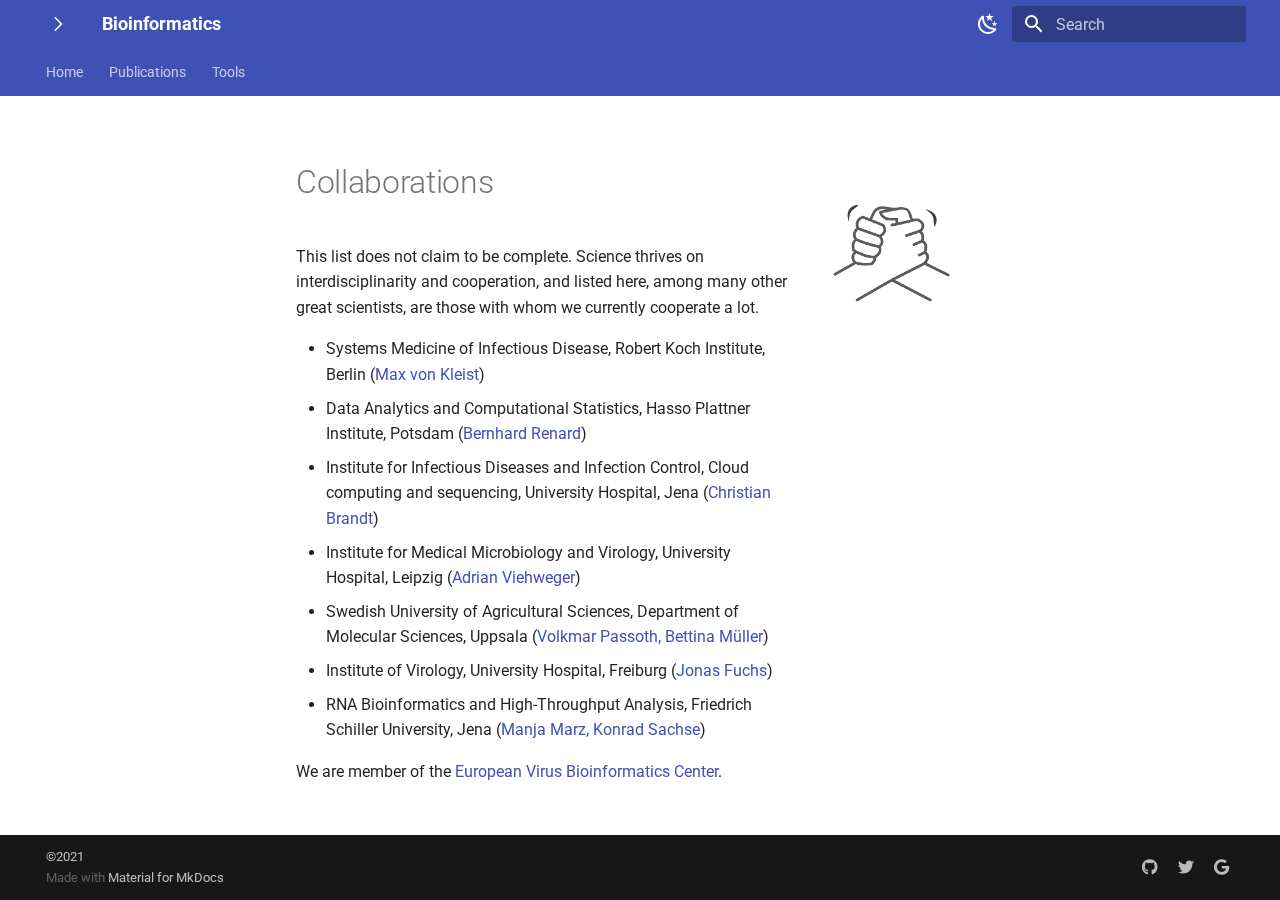
<file: collaborations/index.html>
<!doctype html>
<html lang="en" class="no-js">
  <head>
    
      <meta charset="utf-8">
      <meta name="viewport" content="width=device-width,initial-scale=1">
      
      
      
      <link rel="icon" href="../assets/images/favicon.png">
      <meta name="generator" content="mkdocs-1.3.0, mkdocs-material-8.2.8">
    
    
      
        <title>Collaborations - Bioinformatics</title>
      
    
    
      <link rel="stylesheet" href="../assets/stylesheets/main.644de097.min.css">
      
        
        <link rel="stylesheet" href="../assets/stylesheets/palette.e6a45f82.min.css">
        
      
    
    
    
      
        
        
        <link rel="preconnect" href="https://fonts.gstatic.com" crossorigin>
        <link rel="stylesheet" href="https://fonts.googleapis.com/css?family=Roboto:300,300i,400,400i,700,700i%7CRoboto+Mono:400,400i,700,700i&display=fallback">
        <style>:root{--md-text-font:"Roboto";--md-code-font:"Roboto Mono"}</style>
      
    
    
      <link rel="stylesheet" href="../stylesheets/extra.css">
    
    <script>__md_scope=new URL("..",location),__md_get=(e,_=localStorage,t=__md_scope)=>JSON.parse(_.getItem(t.pathname+"."+e)),__md_set=(e,_,t=localStorage,a=__md_scope)=>{try{t.setItem(a.pathname+"."+e,JSON.stringify(_))}catch(e){}}</script>
    
      

    
    
  </head>
  
  
    
    
      
    
    
    
    
    <body dir="ltr" data-md-color-scheme="default" data-md-color-primary="indigo" data-md-color-accent="deep-orange">
  
    
    
      <script>var palette=__md_get("__palette");if(palette&&"object"==typeof palette.color)for(var key of Object.keys(palette.color))document.body.setAttribute("data-md-color-"+key,palette.color[key])</script>
    
    <input class="md-toggle" data-md-toggle="drawer" type="checkbox" id="__drawer" autocomplete="off">
    <input class="md-toggle" data-md-toggle="search" type="checkbox" id="__search" autocomplete="off">
    <label class="md-overlay" for="__drawer"></label>
    <div data-md-component="skip">
      
        
        <a href="#collaborations" class="md-skip">
          Skip to content
        </a>
      
    </div>
    <div data-md-component="announce">
      
    </div>
    
    
      

<header class="md-header" data-md-component="header">
  <nav class="md-header__inner md-grid" aria-label="Header">
    <a href=".." title="Bioinformatics" class="md-header__button md-logo" aria-label="Bioinformatics" data-md-component="logo">
      
  
  <svg xmlns="http://www.w3.org/2000/svg" viewBox="0 0 24 24"><path fill-rule="evenodd" d="M8.72 18.78a.75.75 0 0 0 1.06 0l6.25-6.25a.75.75 0 0 0 0-1.06L9.78 5.22a.75.75 0 0 0-1.06 1.06L14.44 12l-5.72 5.72a.75.75 0 0 0 0 1.06z"/></svg>

    </a>
    <label class="md-header__button md-icon" for="__drawer">
      <svg xmlns="http://www.w3.org/2000/svg" viewBox="0 0 24 24"><path d="M3 6h18v2H3V6m0 5h18v2H3v-2m0 5h18v2H3v-2z"/></svg>
    </label>
    <div class="md-header__title" data-md-component="header-title">
      <div class="md-header__ellipsis">
        <div class="md-header__topic">
          <span class="md-ellipsis">
            Bioinformatics
          </span>
        </div>
        <div class="md-header__topic" data-md-component="header-topic">
          <span class="md-ellipsis">
            
              Collaborations
            
          </span>
        </div>
      </div>
    </div>
    
      <form class="md-header__option" data-md-component="palette">
        
          
          
          <input class="md-option" data-md-color-media="(prefers-color-scheme: light)" data-md-color-scheme="default" data-md-color-primary="indigo" data-md-color-accent="deep-orange"  aria-label="Switch to dark mode"  type="radio" name="__palette" id="__palette_1">
          
            <label class="md-header__button md-icon" title="Switch to dark mode" for="__palette_2" hidden>
              <svg xmlns="http://www.w3.org/2000/svg" viewBox="0 0 24 24"><path d="m17.75 4.09-2.53 1.94.91 3.06-2.63-1.81-2.63 1.81.91-3.06-2.53-1.94L12.44 4l1.06-3 1.06 3 3.19.09m3.5 6.91-1.64 1.25.59 1.98-1.7-1.17-1.7 1.17.59-1.98L15.75 11l2.06-.05L18.5 9l.69 1.95 2.06.05m-2.28 4.95c.83-.08 1.72 1.1 1.19 1.85-.32.45-.66.87-1.08 1.27C15.17 23 8.84 23 4.94 19.07c-3.91-3.9-3.91-10.24 0-14.14.4-.4.82-.76 1.27-1.08.75-.53 1.93.36 1.85 1.19-.27 2.86.69 5.83 2.89 8.02a9.96 9.96 0 0 0 8.02 2.89m-1.64 2.02a12.08 12.08 0 0 1-7.8-3.47c-2.17-2.19-3.33-5-3.49-7.82-2.81 3.14-2.7 7.96.31 10.98 3.02 3.01 7.84 3.12 10.98.31z"/></svg>
            </label>
          
        
          
          
          <input class="md-option" data-md-color-media="(prefers-color-scheme: dark)" data-md-color-scheme="slate" data-md-color-primary="red" data-md-color-accent="pink"  aria-label="Switch to light mode"  type="radio" name="__palette" id="__palette_2">
          
            <label class="md-header__button md-icon" title="Switch to light mode" for="__palette_1" hidden>
              <svg xmlns="http://www.w3.org/2000/svg" viewBox="0 0 24 24"><path d="M12 7a5 5 0 0 1 5 5 5 5 0 0 1-5 5 5 5 0 0 1-5-5 5 5 0 0 1 5-5m0 2a3 3 0 0 0-3 3 3 3 0 0 0 3 3 3 3 0 0 0 3-3 3 3 0 0 0-3-3m0-7 2.39 3.42C13.65 5.15 12.84 5 12 5c-.84 0-1.65.15-2.39.42L12 2M3.34 7l4.16-.35A7.2 7.2 0 0 0 5.94 8.5c-.44.74-.69 1.5-.83 2.29L3.34 7m.02 10 1.76-3.77a7.131 7.131 0 0 0 2.38 4.14L3.36 17M20.65 7l-1.77 3.79a7.023 7.023 0 0 0-2.38-4.15l4.15.36m-.01 10-4.14.36c.59-.51 1.12-1.14 1.54-1.86.42-.73.69-1.5.83-2.29L20.64 17M12 22l-2.41-3.44c.74.27 1.55.44 2.41.44.82 0 1.63-.17 2.37-.44L12 22z"/></svg>
            </label>
          
        
      </form>
    
    
    
      <label class="md-header__button md-icon" for="__search">
        <svg xmlns="http://www.w3.org/2000/svg" viewBox="0 0 24 24"><path d="M9.5 3A6.5 6.5 0 0 1 16 9.5c0 1.61-.59 3.09-1.56 4.23l.27.27h.79l5 5-1.5 1.5-5-5v-.79l-.27-.27A6.516 6.516 0 0 1 9.5 16 6.5 6.5 0 0 1 3 9.5 6.5 6.5 0 0 1 9.5 3m0 2C7 5 5 7 5 9.5S7 14 9.5 14 14 12 14 9.5 12 5 9.5 5z"/></svg>
      </label>
      <div class="md-search" data-md-component="search" role="dialog">
  <label class="md-search__overlay" for="__search"></label>
  <div class="md-search__inner" role="search">
    <form class="md-search__form" name="search">
      <input type="text" class="md-search__input" name="query" aria-label="Search" placeholder="Search" autocapitalize="off" autocorrect="off" autocomplete="off" spellcheck="false" data-md-component="search-query" required>
      <label class="md-search__icon md-icon" for="__search">
        <svg xmlns="http://www.w3.org/2000/svg" viewBox="0 0 24 24"><path d="M9.5 3A6.5 6.5 0 0 1 16 9.5c0 1.61-.59 3.09-1.56 4.23l.27.27h.79l5 5-1.5 1.5-5-5v-.79l-.27-.27A6.516 6.516 0 0 1 9.5 16 6.5 6.5 0 0 1 3 9.5 6.5 6.5 0 0 1 9.5 3m0 2C7 5 5 7 5 9.5S7 14 9.5 14 14 12 14 9.5 12 5 9.5 5z"/></svg>
        <svg xmlns="http://www.w3.org/2000/svg" viewBox="0 0 24 24"><path d="M20 11v2H8l5.5 5.5-1.42 1.42L4.16 12l7.92-7.92L13.5 5.5 8 11h12z"/></svg>
      </label>
      <nav class="md-search__options" aria-label="Search">
        
        <button type="reset" class="md-search__icon md-icon" aria-label="Clear" tabindex="-1">
          <svg xmlns="http://www.w3.org/2000/svg" viewBox="0 0 24 24"><path d="M19 6.41 17.59 5 12 10.59 6.41 5 5 6.41 10.59 12 5 17.59 6.41 19 12 13.41 17.59 19 19 17.59 13.41 12 19 6.41z"/></svg>
        </button>
      </nav>
      
    </form>
    <div class="md-search__output">
      <div class="md-search__scrollwrap" data-md-scrollfix>
        <div class="md-search-result" data-md-component="search-result">
          <div class="md-search-result__meta">
            Initializing search
          </div>
          <ol class="md-search-result__list"></ol>
        </div>
      </div>
    </div>
  </div>
</div>
    
    
  </nav>
  
</header>
    
    <div class="md-container" data-md-component="container">
      
      
        
          
            
<nav class="md-tabs" aria-label="Tabs" data-md-component="tabs">
  <div class="md-tabs__inner md-grid">
    <ul class="md-tabs__list">
      
        
  
  


  <li class="md-tabs__item">
    <a href=".." class="md-tabs__link">
      Home
    </a>
  </li>

      
        
  
  


  <li class="md-tabs__item">
    <a href="../publications/" class="md-tabs__link">
      Publications
    </a>
  </li>

      
        
  
  


  <li class="md-tabs__item">
    <a href="../tools/" class="md-tabs__link">
      Tools
    </a>
  </li>

      
    </ul>
  </div>
</nav>
          
        
      
      <main class="md-main" data-md-component="main">
        <div class="md-main__inner md-grid">
          
            
              
              <div class="md-sidebar md-sidebar--primary" data-md-component="sidebar" data-md-type="navigation" >
                <div class="md-sidebar__scrollwrap">
                  <div class="md-sidebar__inner">
                    

  


<nav class="md-nav md-nav--primary md-nav--lifted" aria-label="Navigation" data-md-level="0">
  <label class="md-nav__title" for="__drawer">
    <a href=".." title="Bioinformatics" class="md-nav__button md-logo" aria-label="Bioinformatics" data-md-component="logo">
      
  
  <svg xmlns="http://www.w3.org/2000/svg" viewBox="0 0 24 24"><path fill-rule="evenodd" d="M8.72 18.78a.75.75 0 0 0 1.06 0l6.25-6.25a.75.75 0 0 0 0-1.06L9.78 5.22a.75.75 0 0 0-1.06 1.06L14.44 12l-5.72 5.72a.75.75 0 0 0 0 1.06z"/></svg>

    </a>
    Bioinformatics
  </label>
  
  <ul class="md-nav__list" data-md-scrollfix>
    
      
      
      

  
  
  
    <li class="md-nav__item">
      <a href=".." class="md-nav__link">
        Home
      </a>
    </li>
  

    
      
      
      

  
  
  
    <li class="md-nav__item">
      <a href="../publications/" class="md-nav__link">
        Publications
      </a>
    </li>
  

    
      
      
      

  
  
  
    <li class="md-nav__item">
      <a href="../tools/" class="md-nav__link">
        Tools
      </a>
    </li>
  

    
  </ul>
</nav>
                  </div>
                </div>
              </div>
            
            
              
              <div class="md-sidebar md-sidebar--secondary" data-md-component="sidebar" data-md-type="toc" >
                <div class="md-sidebar__scrollwrap">
                  <div class="md-sidebar__inner">
                    

<nav class="md-nav md-nav--secondary" aria-label="Table of contents">
  
  
  
    
  
  
</nav>
                  </div>
                </div>
              </div>
            
          
          <div class="md-content" data-md-component="content">
            <article class="md-content__inner md-typeset">
              
                


<p><img align="right" alt="" src="/collaborations/hand-in-hand.png" style="width:180px" /></p>
<h1 id="collaborations">Collaborations</h1>
<p>This list does not claim to be complete. Science thrives on interdisciplinarity and cooperation, and listed here, among many other great scientists, are those with whom we currently cooperate a lot.</p>
<ul>
<li>Systems Medicine of Infectious Disease, Robert Koch Institute, Berlin (<a href="http://systems-pharmacology.de/">Max von Kleist</a>)</li>
<li>Data Analytics and Computational Statistics, Hasso Plattner Institute, Potsdam (<a href="https://hpi.de/forschung/fachgebiete/data-analytics-and-computational-statistics.html">Bernhard Renard</a>)</li>
<li>Institute for Infectious Diseases and Infection Control, Cloud computing and sequencing, University Hospital, Jena (<a href="https://case-group.github.io">Christian Brandt</a>)</li>
<li>Institute for Medical Microbiology and Virology, University Hospital, Leipzig (<a href="https://www.uniklinikum-leipzig.de/einrichtungen/mikrobiologie/unsere-mitarbeiter">Adrian Viehweger</a>)</li>
<li>Swedish University of Agricultural Sciences, Department of Molecular Sciences, Uppsala (<a href="https://www.slu.se/en/departments/molecular-sciences">Volkmar Passoth, Bettina Müller</a>)</li>
<li>Institute of Virology, University Hospital, Freiburg (<a href="https://www.uniklinik-freiburg.de/virologie-en/research/research-teams/georg-kochs-team.html">Jonas Fuchs</a>)</li>
<li>RNA Bioinformatics and High-Throughput Analysis, Friedrich Schiller University, Jena (<a href="https://www.rna.uni-jena.de">Manja Marz, Konrad Sachse</a>)</li>
</ul>
<p>We are member of the <a href="http://evbc.uni-jena.de/">European Virus Bioinformatics Center</a>.</p>

              
            </article>
          </div>
        </div>
        
      </main>
      
        <footer class="md-footer">
  
  <div class="md-footer-meta md-typeset">
    <div class="md-footer-meta__inner md-grid">
      <div class="md-copyright">
  
    <div class="md-copyright__highlight">
      ©2021
    </div>
  
  
    Made with
    <a href="https://squidfunk.github.io/mkdocs-material/" target="_blank" rel="noopener">
      Material for MkDocs
    </a>
  
</div>
      
        <div class="md-social">
  
    
    
      
      
    
    <a href="https://github.com/rki-bir" target="_blank" rel="noopener" title="github.com" class="md-social__link">
      <svg xmlns="http://www.w3.org/2000/svg" viewBox="0 0 496 512"><!--! Font Awesome Free 6.1.1 by @fontawesome - https://fontawesome.com License - https://fontawesome.com/license/free (Icons: CC BY 4.0, Fonts: SIL OFL 1.1, Code: MIT License) Copyright 2022 Fonticons, Inc.--><path d="M165.9 397.4c0 2-2.3 3.6-5.2 3.6-3.3.3-5.6-1.3-5.6-3.6 0-2 2.3-3.6 5.2-3.6 3-.3 5.6 1.3 5.6 3.6zm-31.1-4.5c-.7 2 1.3 4.3 4.3 4.9 2.6 1 5.6 0 6.2-2s-1.3-4.3-4.3-5.2c-2.6-.7-5.5.3-6.2 2.3zm44.2-1.7c-2.9.7-4.9 2.6-4.6 4.9.3 2 2.9 3.3 5.9 2.6 2.9-.7 4.9-2.6 4.6-4.6-.3-1.9-3-3.2-5.9-2.9zM244.8 8C106.1 8 0 113.3 0 252c0 110.9 69.8 205.8 169.5 239.2 12.8 2.3 17.3-5.6 17.3-12.1 0-6.2-.3-40.4-.3-61.4 0 0-70 15-84.7-29.8 0 0-11.4-29.1-27.8-36.6 0 0-22.9-15.7 1.6-15.4 0 0 24.9 2 38.6 25.8 21.9 38.6 58.6 27.5 72.9 20.9 2.3-16 8.8-27.1 16-33.7-55.9-6.2-112.3-14.3-112.3-110.5 0-27.5 7.6-41.3 23.6-58.9-2.6-6.5-11.1-33.3 2.6-67.9 20.9-6.5 69 27 69 27 20-5.6 41.5-8.5 62.8-8.5s42.8 2.9 62.8 8.5c0 0 48.1-33.6 69-27 13.7 34.7 5.2 61.4 2.6 67.9 16 17.7 25.8 31.5 25.8 58.9 0 96.5-58.9 104.2-114.8 110.5 9.2 7.9 17 22.9 17 46.4 0 33.7-.3 75.4-.3 83.6 0 6.5 4.6 14.4 17.3 12.1C428.2 457.8 496 362.9 496 252 496 113.3 383.5 8 244.8 8zM97.2 352.9c-1.3 1-1 3.3.7 5.2 1.6 1.6 3.9 2.3 5.2 1 1.3-1 1-3.3-.7-5.2-1.6-1.6-3.9-2.3-5.2-1zm-10.8-8.1c-.7 1.3.3 2.9 2.3 3.9 1.6 1 3.6.7 4.3-.7.7-1.3-.3-2.9-2.3-3.9-2-.6-3.6-.3-4.3.7zm32.4 35.6c-1.6 1.3-1 4.3 1.3 6.2 2.3 2.3 5.2 2.6 6.5 1 1.3-1.3.7-4.3-1.3-6.2-2.2-2.3-5.2-2.6-6.5-1zm-11.4-14.7c-1.6 1-1.6 3.6 0 5.9 1.6 2.3 4.3 3.3 5.6 2.3 1.6-1.3 1.6-3.9 0-6.2-1.4-2.3-4-3.3-5.6-2z"/></svg>
    </a>
  
    
    
      
      
    
    <a href="https://twitter.com/martinhoelzer" target="_blank" rel="noopener" title="twitter.com" class="md-social__link">
      <svg xmlns="http://www.w3.org/2000/svg" viewBox="0 0 512 512"><!--! Font Awesome Free 6.1.1 by @fontawesome - https://fontawesome.com License - https://fontawesome.com/license/free (Icons: CC BY 4.0, Fonts: SIL OFL 1.1, Code: MIT License) Copyright 2022 Fonticons, Inc.--><path d="M459.37 151.716c.325 4.548.325 9.097.325 13.645 0 138.72-105.583 298.558-298.558 298.558-59.452 0-114.68-17.219-161.137-47.106 8.447.974 16.568 1.299 25.34 1.299 49.055 0 94.213-16.568 130.274-44.832-46.132-.975-84.792-31.188-98.112-72.772 6.498.974 12.995 1.624 19.818 1.624 9.421 0 18.843-1.3 27.614-3.573-48.081-9.747-84.143-51.98-84.143-102.985v-1.299c13.969 7.797 30.214 12.67 47.431 13.319-28.264-18.843-46.781-51.005-46.781-87.391 0-19.492 5.197-37.36 14.294-52.954 51.655 63.675 129.3 105.258 216.365 109.807-1.624-7.797-2.599-15.918-2.599-24.04 0-57.828 46.782-104.934 104.934-104.934 30.213 0 57.502 12.67 76.67 33.137 23.715-4.548 46.456-13.32 66.599-25.34-7.798 24.366-24.366 44.833-46.132 57.827 21.117-2.273 41.584-8.122 60.426-16.243-14.292 20.791-32.161 39.308-52.628 54.253z"/></svg>
    </a>
  
    
    
      
      
    
    <a href="https://scholar.google.com/citations?user=DMZ7Hc8AAAAJ&hl=en" target="_blank" rel="noopener" title="scholar.google.com" class="md-social__link">
      <svg xmlns="http://www.w3.org/2000/svg" viewBox="0 0 488 512"><!--! Font Awesome Free 6.1.1 by @fontawesome - https://fontawesome.com License - https://fontawesome.com/license/free (Icons: CC BY 4.0, Fonts: SIL OFL 1.1, Code: MIT License) Copyright 2022 Fonticons, Inc.--><path d="M488 261.8C488 403.3 391.1 504 248 504 110.8 504 0 393.2 0 256S110.8 8 248 8c66.8 0 123 24.5 166.3 64.9l-67.5 64.9C258.5 52.6 94.3 116.6 94.3 256c0 86.5 69.1 156.6 153.7 156.6 98.2 0 135-70.4 140.8-106.9H248v-85.3h236.1c2.3 12.7 3.9 24.9 3.9 41.4z"/></svg>
    </a>
  
</div>
      
    </div>
  </div>
</footer>
      
    </div>
    <div class="md-dialog" data-md-component="dialog">
      <div class="md-dialog__inner md-typeset"></div>
    </div>
    <script id="__config" type="application/json">{"base": "..", "features": ["navigation.tabs"], "search": "../assets/javascripts/workers/search.5e67fbfe.min.js", "translations": {"clipboard.copied": "Copied to clipboard", "clipboard.copy": "Copy to clipboard", "search.config.lang": "en", "search.config.pipeline": "trimmer, stopWordFilter", "search.config.separator": "[\\s\\-]+", "search.placeholder": "Search", "search.result.more.one": "1 more on this page", "search.result.more.other": "# more on this page", "search.result.none": "No matching documents", "search.result.one": "1 matching document", "search.result.other": "# matching documents", "search.result.placeholder": "Type to start searching", "search.result.term.missing": "Missing", "select.version.title": "Select version"}}</script>
    
    
      <script src="../assets/javascripts/bundle.c44cc438.min.js"></script>
      
    
  </body>
</html>
</file>
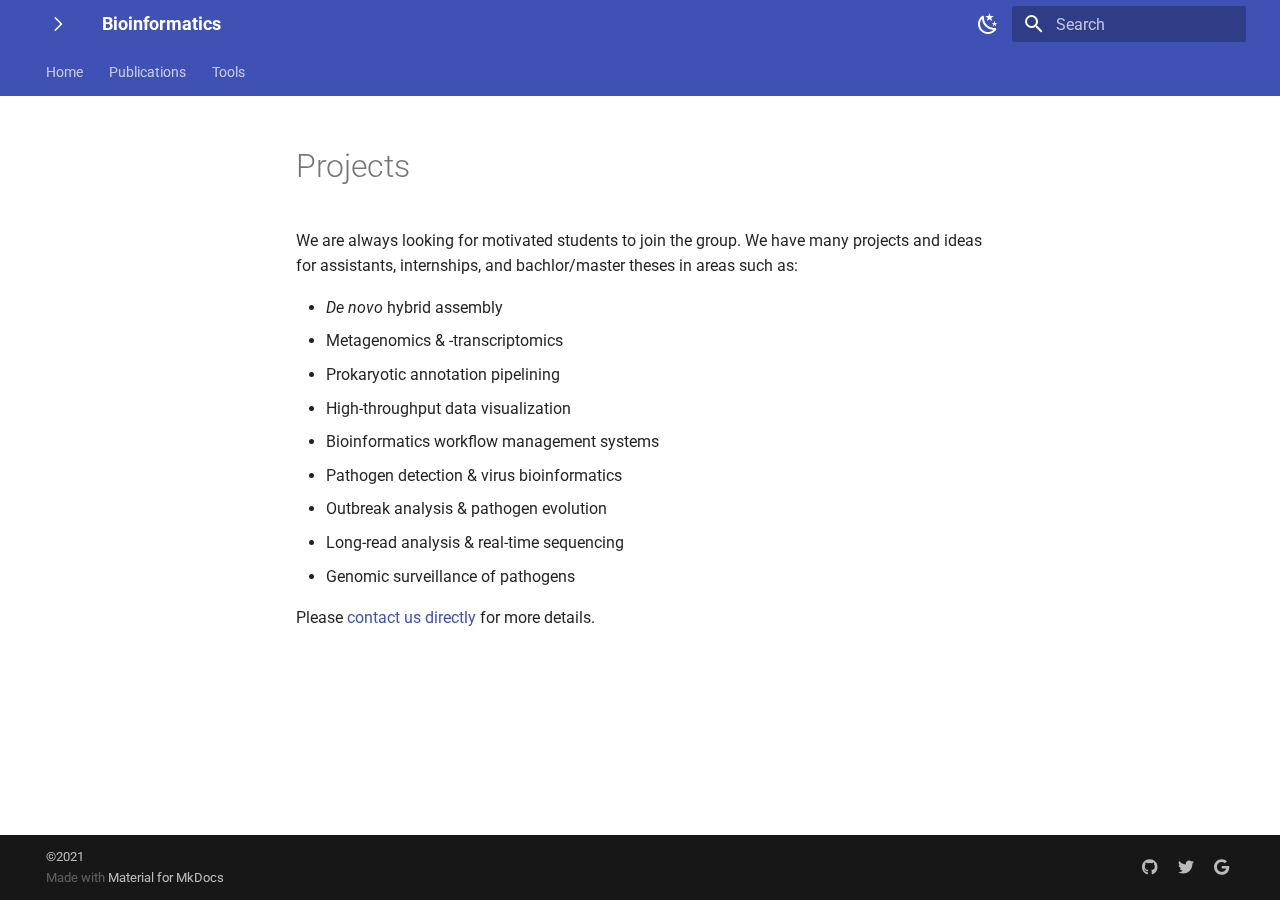
<file: projects/index.html>
<!doctype html>
<html lang="en" class="no-js">
  <head>
    
      <meta charset="utf-8">
      <meta name="viewport" content="width=device-width,initial-scale=1">
      
      
      
      <link rel="icon" href="../assets/images/favicon.png">
      <meta name="generator" content="mkdocs-1.3.0, mkdocs-material-8.2.8">
    
    
      
        <title>Projects - Bioinformatics</title>
      
    
    
      <link rel="stylesheet" href="../assets/stylesheets/main.644de097.min.css">
      
        
        <link rel="stylesheet" href="../assets/stylesheets/palette.e6a45f82.min.css">
        
      
    
    
    
      
        
        
        <link rel="preconnect" href="https://fonts.gstatic.com" crossorigin>
        <link rel="stylesheet" href="https://fonts.googleapis.com/css?family=Roboto:300,300i,400,400i,700,700i%7CRoboto+Mono:400,400i,700,700i&display=fallback">
        <style>:root{--md-text-font:"Roboto";--md-code-font:"Roboto Mono"}</style>
      
    
    
      <link rel="stylesheet" href="../stylesheets/extra.css">
    
    <script>__md_scope=new URL("..",location),__md_get=(e,_=localStorage,t=__md_scope)=>JSON.parse(_.getItem(t.pathname+"."+e)),__md_set=(e,_,t=localStorage,a=__md_scope)=>{try{t.setItem(a.pathname+"."+e,JSON.stringify(_))}catch(e){}}</script>
    
      

    
    
  </head>
  
  
    
    
      
    
    
    
    
    <body dir="ltr" data-md-color-scheme="default" data-md-color-primary="indigo" data-md-color-accent="deep-orange">
  
    
    
      <script>var palette=__md_get("__palette");if(palette&&"object"==typeof palette.color)for(var key of Object.keys(palette.color))document.body.setAttribute("data-md-color-"+key,palette.color[key])</script>
    
    <input class="md-toggle" data-md-toggle="drawer" type="checkbox" id="__drawer" autocomplete="off">
    <input class="md-toggle" data-md-toggle="search" type="checkbox" id="__search" autocomplete="off">
    <label class="md-overlay" for="__drawer"></label>
    <div data-md-component="skip">
      
        
        <a href="#projects" class="md-skip">
          Skip to content
        </a>
      
    </div>
    <div data-md-component="announce">
      
    </div>
    
    
      

<header class="md-header" data-md-component="header">
  <nav class="md-header__inner md-grid" aria-label="Header">
    <a href=".." title="Bioinformatics" class="md-header__button md-logo" aria-label="Bioinformatics" data-md-component="logo">
      
  
  <svg xmlns="http://www.w3.org/2000/svg" viewBox="0 0 24 24"><path fill-rule="evenodd" d="M8.72 18.78a.75.75 0 0 0 1.06 0l6.25-6.25a.75.75 0 0 0 0-1.06L9.78 5.22a.75.75 0 0 0-1.06 1.06L14.44 12l-5.72 5.72a.75.75 0 0 0 0 1.06z"/></svg>

    </a>
    <label class="md-header__button md-icon" for="__drawer">
      <svg xmlns="http://www.w3.org/2000/svg" viewBox="0 0 24 24"><path d="M3 6h18v2H3V6m0 5h18v2H3v-2m0 5h18v2H3v-2z"/></svg>
    </label>
    <div class="md-header__title" data-md-component="header-title">
      <div class="md-header__ellipsis">
        <div class="md-header__topic">
          <span class="md-ellipsis">
            Bioinformatics
          </span>
        </div>
        <div class="md-header__topic" data-md-component="header-topic">
          <span class="md-ellipsis">
            
              Projects
            
          </span>
        </div>
      </div>
    </div>
    
      <form class="md-header__option" data-md-component="palette">
        
          
          
          <input class="md-option" data-md-color-media="(prefers-color-scheme: light)" data-md-color-scheme="default" data-md-color-primary="indigo" data-md-color-accent="deep-orange"  aria-label="Switch to dark mode"  type="radio" name="__palette" id="__palette_1">
          
            <label class="md-header__button md-icon" title="Switch to dark mode" for="__palette_2" hidden>
              <svg xmlns="http://www.w3.org/2000/svg" viewBox="0 0 24 24"><path d="m17.75 4.09-2.53 1.94.91 3.06-2.63-1.81-2.63 1.81.91-3.06-2.53-1.94L12.44 4l1.06-3 1.06 3 3.19.09m3.5 6.91-1.64 1.25.59 1.98-1.7-1.17-1.7 1.17.59-1.98L15.75 11l2.06-.05L18.5 9l.69 1.95 2.06.05m-2.28 4.95c.83-.08 1.72 1.1 1.19 1.85-.32.45-.66.87-1.08 1.27C15.17 23 8.84 23 4.94 19.07c-3.91-3.9-3.91-10.24 0-14.14.4-.4.82-.76 1.27-1.08.75-.53 1.93.36 1.85 1.19-.27 2.86.69 5.83 2.89 8.02a9.96 9.96 0 0 0 8.02 2.89m-1.64 2.02a12.08 12.08 0 0 1-7.8-3.47c-2.17-2.19-3.33-5-3.49-7.82-2.81 3.14-2.7 7.96.31 10.98 3.02 3.01 7.84 3.12 10.98.31z"/></svg>
            </label>
          
        
          
          
          <input class="md-option" data-md-color-media="(prefers-color-scheme: dark)" data-md-color-scheme="slate" data-md-color-primary="red" data-md-color-accent="pink"  aria-label="Switch to light mode"  type="radio" name="__palette" id="__palette_2">
          
            <label class="md-header__button md-icon" title="Switch to light mode" for="__palette_1" hidden>
              <svg xmlns="http://www.w3.org/2000/svg" viewBox="0 0 24 24"><path d="M12 7a5 5 0 0 1 5 5 5 5 0 0 1-5 5 5 5 0 0 1-5-5 5 5 0 0 1 5-5m0 2a3 3 0 0 0-3 3 3 3 0 0 0 3 3 3 3 0 0 0 3-3 3 3 0 0 0-3-3m0-7 2.39 3.42C13.65 5.15 12.84 5 12 5c-.84 0-1.65.15-2.39.42L12 2M3.34 7l4.16-.35A7.2 7.2 0 0 0 5.94 8.5c-.44.74-.69 1.5-.83 2.29L3.34 7m.02 10 1.76-3.77a7.131 7.131 0 0 0 2.38 4.14L3.36 17M20.65 7l-1.77 3.79a7.023 7.023 0 0 0-2.38-4.15l4.15.36m-.01 10-4.14.36c.59-.51 1.12-1.14 1.54-1.86.42-.73.69-1.5.83-2.29L20.64 17M12 22l-2.41-3.44c.74.27 1.55.44 2.41.44.82 0 1.63-.17 2.37-.44L12 22z"/></svg>
            </label>
          
        
      </form>
    
    
    
      <label class="md-header__button md-icon" for="__search">
        <svg xmlns="http://www.w3.org/2000/svg" viewBox="0 0 24 24"><path d="M9.5 3A6.5 6.5 0 0 1 16 9.5c0 1.61-.59 3.09-1.56 4.23l.27.27h.79l5 5-1.5 1.5-5-5v-.79l-.27-.27A6.516 6.516 0 0 1 9.5 16 6.5 6.5 0 0 1 3 9.5 6.5 6.5 0 0 1 9.5 3m0 2C7 5 5 7 5 9.5S7 14 9.5 14 14 12 14 9.5 12 5 9.5 5z"/></svg>
      </label>
      <div class="md-search" data-md-component="search" role="dialog">
  <label class="md-search__overlay" for="__search"></label>
  <div class="md-search__inner" role="search">
    <form class="md-search__form" name="search">
      <input type="text" class="md-search__input" name="query" aria-label="Search" placeholder="Search" autocapitalize="off" autocorrect="off" autocomplete="off" spellcheck="false" data-md-component="search-query" required>
      <label class="md-search__icon md-icon" for="__search">
        <svg xmlns="http://www.w3.org/2000/svg" viewBox="0 0 24 24"><path d="M9.5 3A6.5 6.5 0 0 1 16 9.5c0 1.61-.59 3.09-1.56 4.23l.27.27h.79l5 5-1.5 1.5-5-5v-.79l-.27-.27A6.516 6.516 0 0 1 9.5 16 6.5 6.5 0 0 1 3 9.5 6.5 6.5 0 0 1 9.5 3m0 2C7 5 5 7 5 9.5S7 14 9.5 14 14 12 14 9.5 12 5 9.5 5z"/></svg>
        <svg xmlns="http://www.w3.org/2000/svg" viewBox="0 0 24 24"><path d="M20 11v2H8l5.5 5.5-1.42 1.42L4.16 12l7.92-7.92L13.5 5.5 8 11h12z"/></svg>
      </label>
      <nav class="md-search__options" aria-label="Search">
        
        <button type="reset" class="md-search__icon md-icon" aria-label="Clear" tabindex="-1">
          <svg xmlns="http://www.w3.org/2000/svg" viewBox="0 0 24 24"><path d="M19 6.41 17.59 5 12 10.59 6.41 5 5 6.41 10.59 12 5 17.59 6.41 19 12 13.41 17.59 19 19 17.59 13.41 12 19 6.41z"/></svg>
        </button>
      </nav>
      
    </form>
    <div class="md-search__output">
      <div class="md-search__scrollwrap" data-md-scrollfix>
        <div class="md-search-result" data-md-component="search-result">
          <div class="md-search-result__meta">
            Initializing search
          </div>
          <ol class="md-search-result__list"></ol>
        </div>
      </div>
    </div>
  </div>
</div>
    
    
  </nav>
  
</header>
    
    <div class="md-container" data-md-component="container">
      
      
        
          
            
<nav class="md-tabs" aria-label="Tabs" data-md-component="tabs">
  <div class="md-tabs__inner md-grid">
    <ul class="md-tabs__list">
      
        
  
  


  <li class="md-tabs__item">
    <a href=".." class="md-tabs__link">
      Home
    </a>
  </li>

      
        
  
  


  <li class="md-tabs__item">
    <a href="../publications/" class="md-tabs__link">
      Publications
    </a>
  </li>

      
        
  
  


  <li class="md-tabs__item">
    <a href="../tools/" class="md-tabs__link">
      Tools
    </a>
  </li>

      
    </ul>
  </div>
</nav>
          
        
      
      <main class="md-main" data-md-component="main">
        <div class="md-main__inner md-grid">
          
            
              
              <div class="md-sidebar md-sidebar--primary" data-md-component="sidebar" data-md-type="navigation" >
                <div class="md-sidebar__scrollwrap">
                  <div class="md-sidebar__inner">
                    

  


<nav class="md-nav md-nav--primary md-nav--lifted" aria-label="Navigation" data-md-level="0">
  <label class="md-nav__title" for="__drawer">
    <a href=".." title="Bioinformatics" class="md-nav__button md-logo" aria-label="Bioinformatics" data-md-component="logo">
      
  
  <svg xmlns="http://www.w3.org/2000/svg" viewBox="0 0 24 24"><path fill-rule="evenodd" d="M8.72 18.78a.75.75 0 0 0 1.06 0l6.25-6.25a.75.75 0 0 0 0-1.06L9.78 5.22a.75.75 0 0 0-1.06 1.06L14.44 12l-5.72 5.72a.75.75 0 0 0 0 1.06z"/></svg>

    </a>
    Bioinformatics
  </label>
  
  <ul class="md-nav__list" data-md-scrollfix>
    
      
      
      

  
  
  
    <li class="md-nav__item">
      <a href=".." class="md-nav__link">
        Home
      </a>
    </li>
  

    
      
      
      

  
  
  
    <li class="md-nav__item">
      <a href="../publications/" class="md-nav__link">
        Publications
      </a>
    </li>
  

    
      
      
      

  
  
  
    <li class="md-nav__item">
      <a href="../tools/" class="md-nav__link">
        Tools
      </a>
    </li>
  

    
  </ul>
</nav>
                  </div>
                </div>
              </div>
            
            
              
              <div class="md-sidebar md-sidebar--secondary" data-md-component="sidebar" data-md-type="toc" >
                <div class="md-sidebar__scrollwrap">
                  <div class="md-sidebar__inner">
                    

<nav class="md-nav md-nav--secondary" aria-label="Table of contents">
  
  
  
    
  
  
</nav>
                  </div>
                </div>
              </div>
            
          
          <div class="md-content" data-md-component="content">
            <article class="md-content__inner md-typeset">
              
                


<h1 id="projects">Projects</h1>
<p>We are always looking for motivated students to join the group. We have many projects and ideas for assistants, internships, and bachlor/master theses in areas such as:</p>
<ul>
<li><em>De novo</em> hybrid assembly</li>
<li>Metagenomics &amp; -transcriptomics</li>
<li>Prokaryotic annotation pipelining</li>
<li>High-throughput data visualization</li>
<li>Bioinformatics workflow management systems</li>
<li>Pathogen detection &amp; virus bioinformatics</li>
<li>Outbreak analysis &amp; pathogen evolution</li>
<li>Long-read analysis &amp; real-time sequencing</li>
<li>Genomic surveillance of pathogens</li>
</ul>
<p>Please <a href="../team/">contact us directly</a> for more details.</p>

              
            </article>
          </div>
        </div>
        
      </main>
      
        <footer class="md-footer">
  
  <div class="md-footer-meta md-typeset">
    <div class="md-footer-meta__inner md-grid">
      <div class="md-copyright">
  
    <div class="md-copyright__highlight">
      ©2021
    </div>
  
  
    Made with
    <a href="https://squidfunk.github.io/mkdocs-material/" target="_blank" rel="noopener">
      Material for MkDocs
    </a>
  
</div>
      
        <div class="md-social">
  
    
    
      
      
    
    <a href="https://github.com/rki-bir" target="_blank" rel="noopener" title="github.com" class="md-social__link">
      <svg xmlns="http://www.w3.org/2000/svg" viewBox="0 0 496 512"><!--! Font Awesome Free 6.1.1 by @fontawesome - https://fontawesome.com License - https://fontawesome.com/license/free (Icons: CC BY 4.0, Fonts: SIL OFL 1.1, Code: MIT License) Copyright 2022 Fonticons, Inc.--><path d="M165.9 397.4c0 2-2.3 3.6-5.2 3.6-3.3.3-5.6-1.3-5.6-3.6 0-2 2.3-3.6 5.2-3.6 3-.3 5.6 1.3 5.6 3.6zm-31.1-4.5c-.7 2 1.3 4.3 4.3 4.9 2.6 1 5.6 0 6.2-2s-1.3-4.3-4.3-5.2c-2.6-.7-5.5.3-6.2 2.3zm44.2-1.7c-2.9.7-4.9 2.6-4.6 4.9.3 2 2.9 3.3 5.9 2.6 2.9-.7 4.9-2.6 4.6-4.6-.3-1.9-3-3.2-5.9-2.9zM244.8 8C106.1 8 0 113.3 0 252c0 110.9 69.8 205.8 169.5 239.2 12.8 2.3 17.3-5.6 17.3-12.1 0-6.2-.3-40.4-.3-61.4 0 0-70 15-84.7-29.8 0 0-11.4-29.1-27.8-36.6 0 0-22.9-15.7 1.6-15.4 0 0 24.9 2 38.6 25.8 21.9 38.6 58.6 27.5 72.9 20.9 2.3-16 8.8-27.1 16-33.7-55.9-6.2-112.3-14.3-112.3-110.5 0-27.5 7.6-41.3 23.6-58.9-2.6-6.5-11.1-33.3 2.6-67.9 20.9-6.5 69 27 69 27 20-5.6 41.5-8.5 62.8-8.5s42.8 2.9 62.8 8.5c0 0 48.1-33.6 69-27 13.7 34.7 5.2 61.4 2.6 67.9 16 17.7 25.8 31.5 25.8 58.9 0 96.5-58.9 104.2-114.8 110.5 9.2 7.9 17 22.9 17 46.4 0 33.7-.3 75.4-.3 83.6 0 6.5 4.6 14.4 17.3 12.1C428.2 457.8 496 362.9 496 252 496 113.3 383.5 8 244.8 8zM97.2 352.9c-1.3 1-1 3.3.7 5.2 1.6 1.6 3.9 2.3 5.2 1 1.3-1 1-3.3-.7-5.2-1.6-1.6-3.9-2.3-5.2-1zm-10.8-8.1c-.7 1.3.3 2.9 2.3 3.9 1.6 1 3.6.7 4.3-.7.7-1.3-.3-2.9-2.3-3.9-2-.6-3.6-.3-4.3.7zm32.4 35.6c-1.6 1.3-1 4.3 1.3 6.2 2.3 2.3 5.2 2.6 6.5 1 1.3-1.3.7-4.3-1.3-6.2-2.2-2.3-5.2-2.6-6.5-1zm-11.4-14.7c-1.6 1-1.6 3.6 0 5.9 1.6 2.3 4.3 3.3 5.6 2.3 1.6-1.3 1.6-3.9 0-6.2-1.4-2.3-4-3.3-5.6-2z"/></svg>
    </a>
  
    
    
      
      
    
    <a href="https://twitter.com/martinhoelzer" target="_blank" rel="noopener" title="twitter.com" class="md-social__link">
      <svg xmlns="http://www.w3.org/2000/svg" viewBox="0 0 512 512"><!--! Font Awesome Free 6.1.1 by @fontawesome - https://fontawesome.com License - https://fontawesome.com/license/free (Icons: CC BY 4.0, Fonts: SIL OFL 1.1, Code: MIT License) Copyright 2022 Fonticons, Inc.--><path d="M459.37 151.716c.325 4.548.325 9.097.325 13.645 0 138.72-105.583 298.558-298.558 298.558-59.452 0-114.68-17.219-161.137-47.106 8.447.974 16.568 1.299 25.34 1.299 49.055 0 94.213-16.568 130.274-44.832-46.132-.975-84.792-31.188-98.112-72.772 6.498.974 12.995 1.624 19.818 1.624 9.421 0 18.843-1.3 27.614-3.573-48.081-9.747-84.143-51.98-84.143-102.985v-1.299c13.969 7.797 30.214 12.67 47.431 13.319-28.264-18.843-46.781-51.005-46.781-87.391 0-19.492 5.197-37.36 14.294-52.954 51.655 63.675 129.3 105.258 216.365 109.807-1.624-7.797-2.599-15.918-2.599-24.04 0-57.828 46.782-104.934 104.934-104.934 30.213 0 57.502 12.67 76.67 33.137 23.715-4.548 46.456-13.32 66.599-25.34-7.798 24.366-24.366 44.833-46.132 57.827 21.117-2.273 41.584-8.122 60.426-16.243-14.292 20.791-32.161 39.308-52.628 54.253z"/></svg>
    </a>
  
    
    
      
      
    
    <a href="https://scholar.google.com/citations?user=DMZ7Hc8AAAAJ&hl=en" target="_blank" rel="noopener" title="scholar.google.com" class="md-social__link">
      <svg xmlns="http://www.w3.org/2000/svg" viewBox="0 0 488 512"><!--! Font Awesome Free 6.1.1 by @fontawesome - https://fontawesome.com License - https://fontawesome.com/license/free (Icons: CC BY 4.0, Fonts: SIL OFL 1.1, Code: MIT License) Copyright 2022 Fonticons, Inc.--><path d="M488 261.8C488 403.3 391.1 504 248 504 110.8 504 0 393.2 0 256S110.8 8 248 8c66.8 0 123 24.5 166.3 64.9l-67.5 64.9C258.5 52.6 94.3 116.6 94.3 256c0 86.5 69.1 156.6 153.7 156.6 98.2 0 135-70.4 140.8-106.9H248v-85.3h236.1c2.3 12.7 3.9 24.9 3.9 41.4z"/></svg>
    </a>
  
</div>
      
    </div>
  </div>
</footer>
      
    </div>
    <div class="md-dialog" data-md-component="dialog">
      <div class="md-dialog__inner md-typeset"></div>
    </div>
    <script id="__config" type="application/json">{"base": "..", "features": ["navigation.tabs"], "search": "../assets/javascripts/workers/search.5e67fbfe.min.js", "translations": {"clipboard.copied": "Copied to clipboard", "clipboard.copy": "Copy to clipboard", "search.config.lang": "en", "search.config.pipeline": "trimmer, stopWordFilter", "search.config.separator": "[\\s\\-]+", "search.placeholder": "Search", "search.result.more.one": "1 more on this page", "search.result.more.other": "# more on this page", "search.result.none": "No matching documents", "search.result.one": "1 matching document", "search.result.other": "# matching documents", "search.result.placeholder": "Type to start searching", "search.result.term.missing": "Missing", "select.version.title": "Select version"}}</script>
    
    
      <script src="../assets/javascripts/bundle.c44cc438.min.js"></script>
      
    
  </body>
</html>
</file>
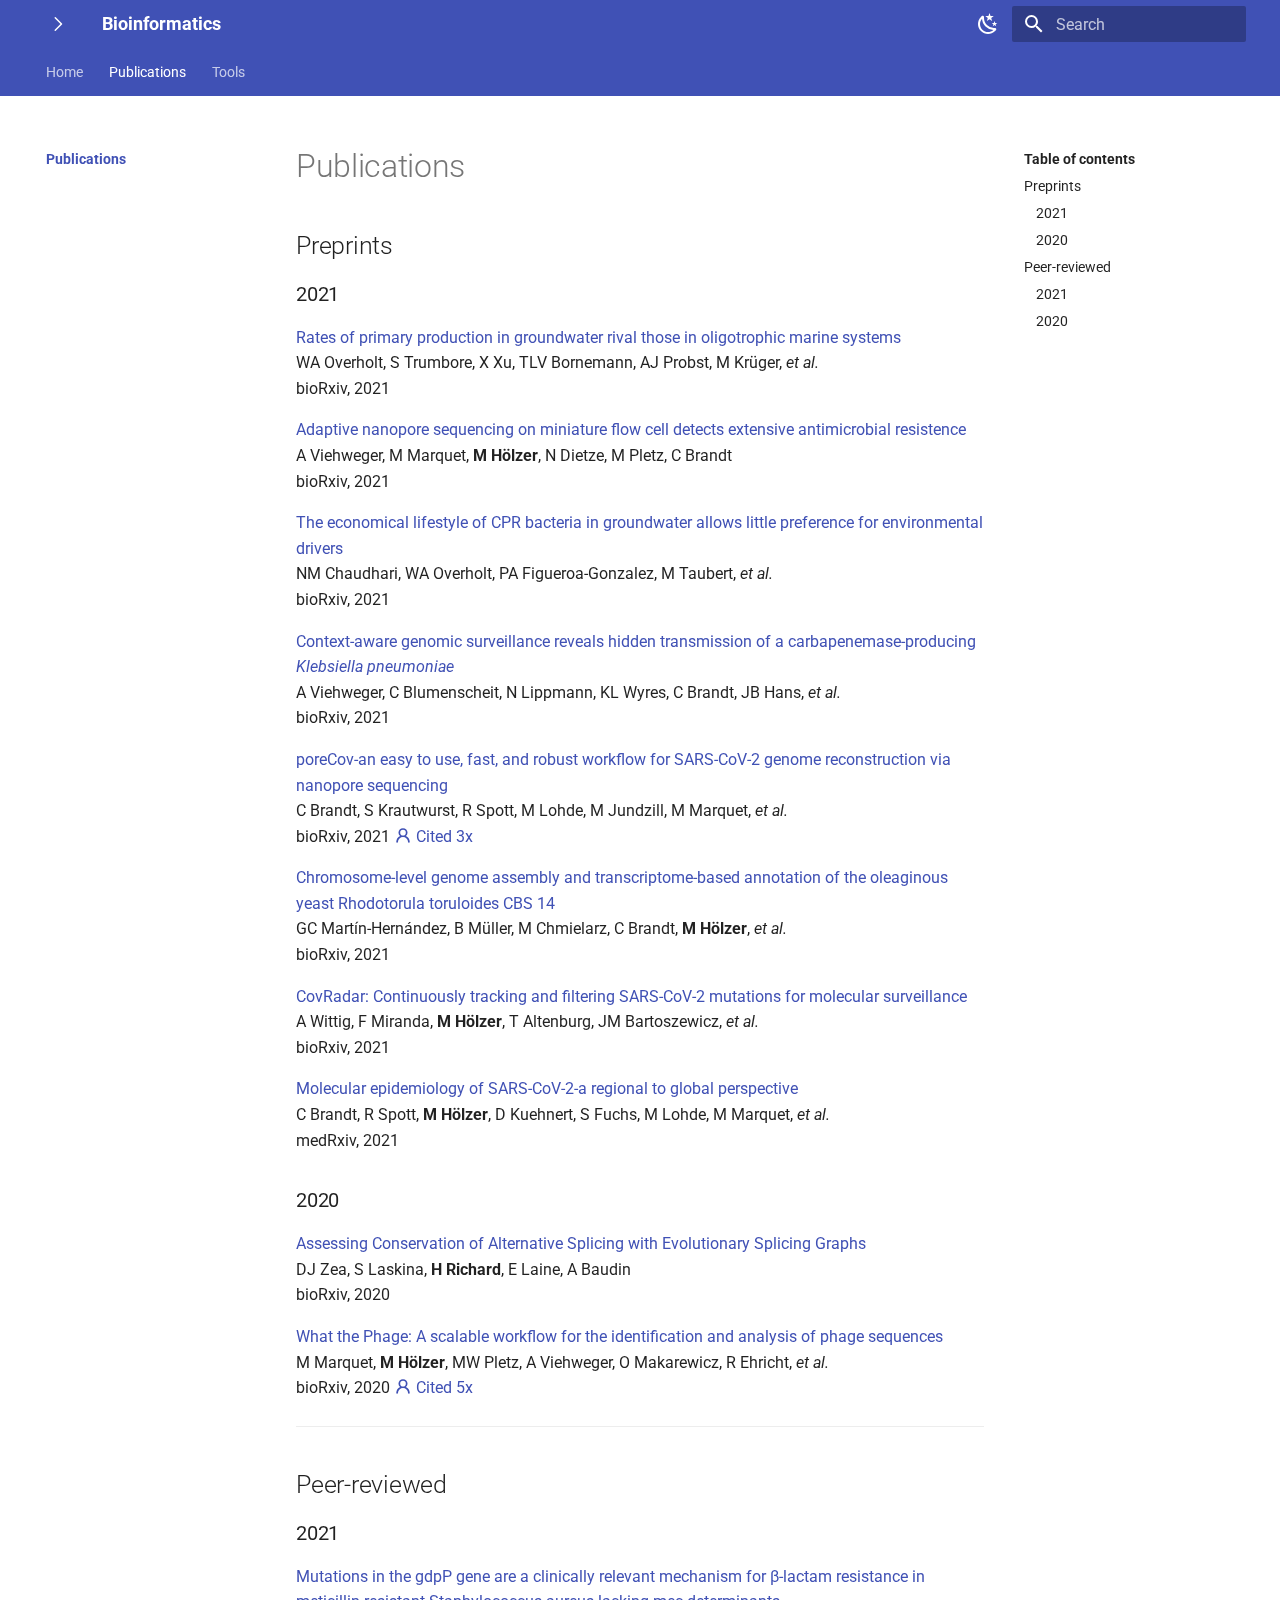
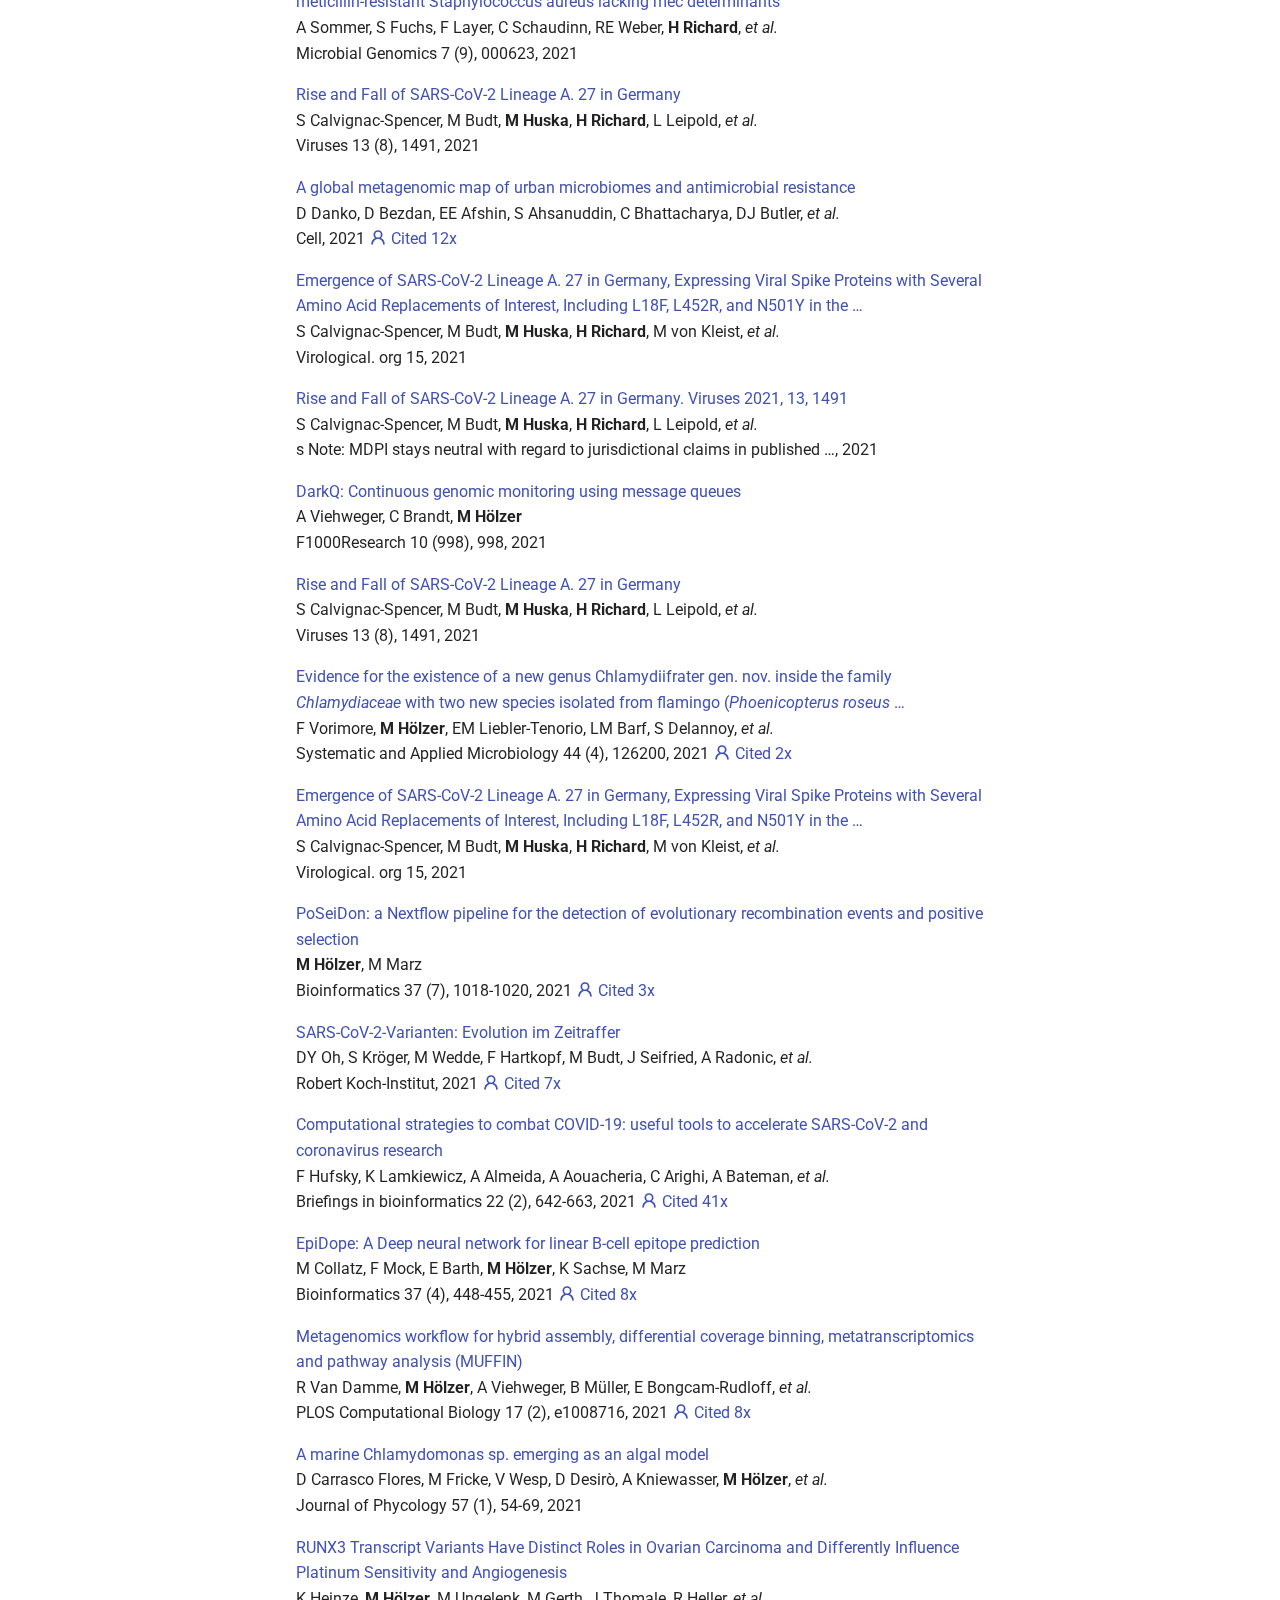
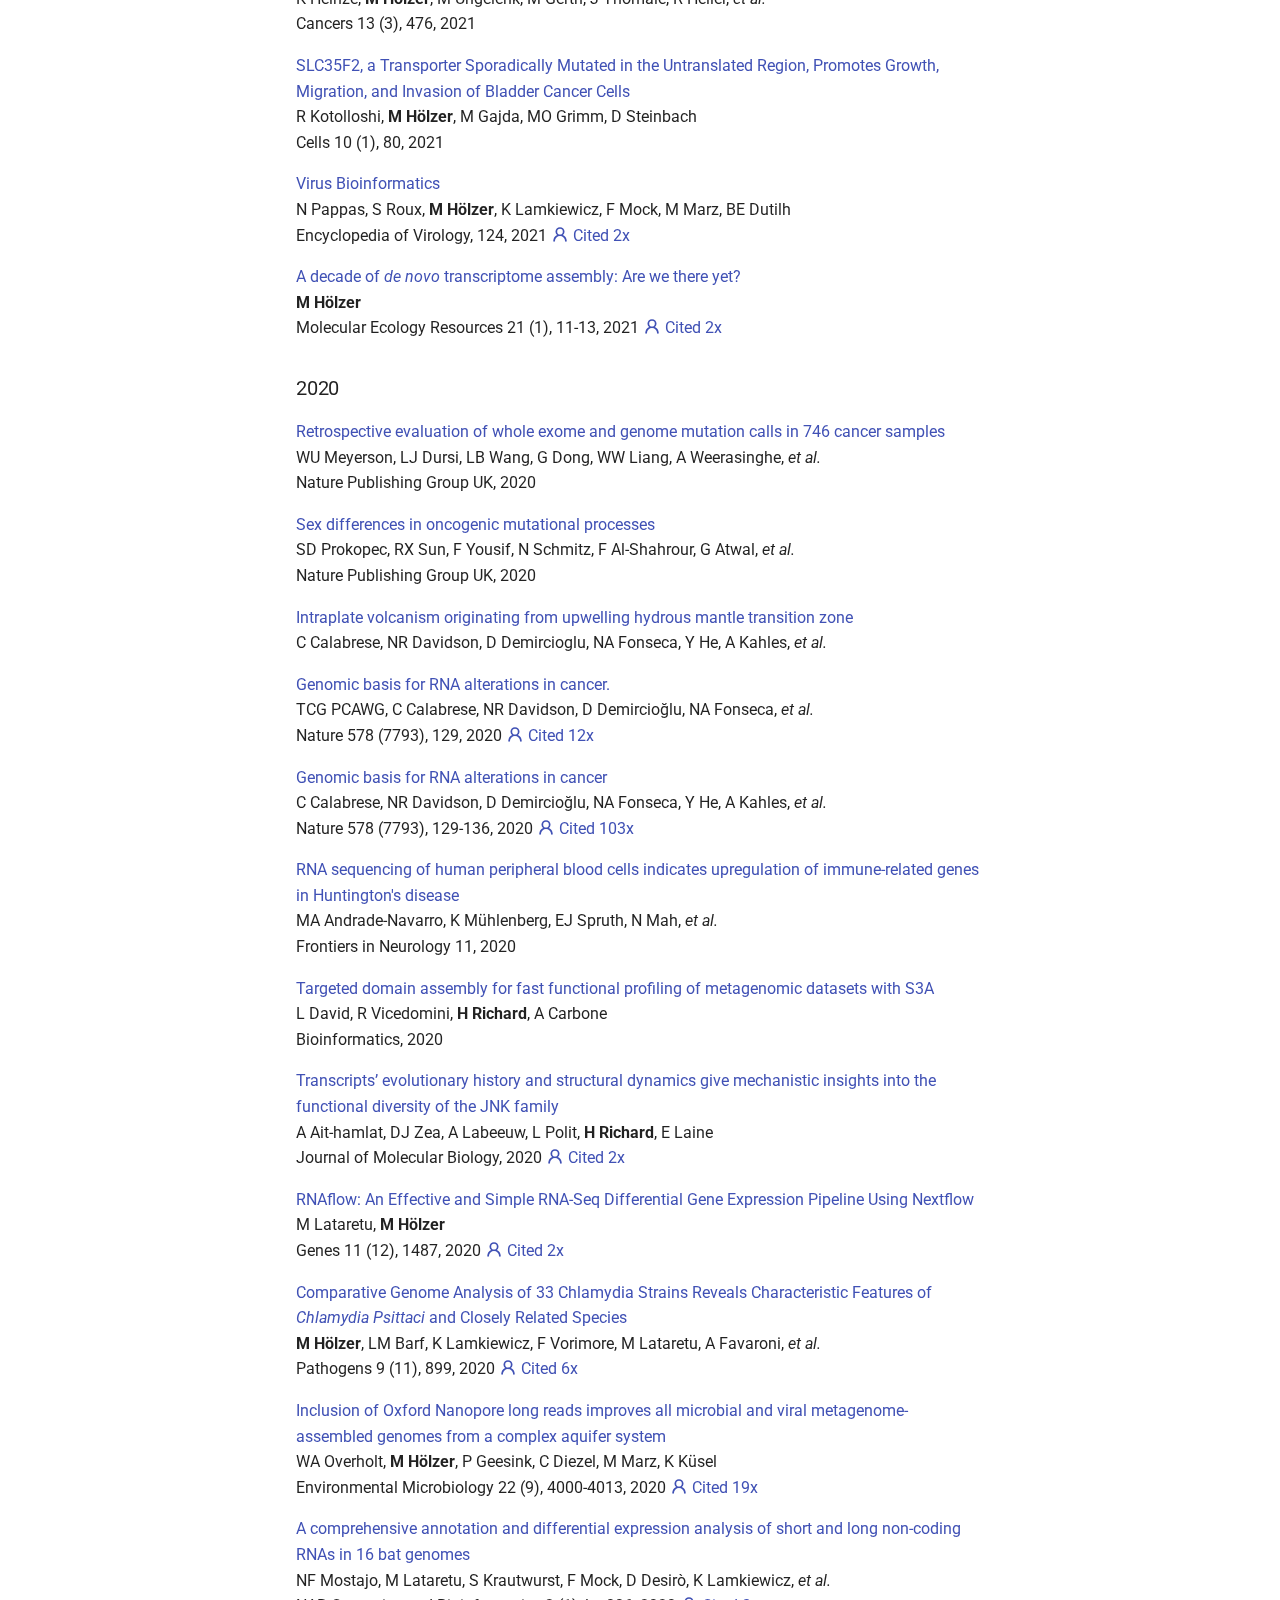
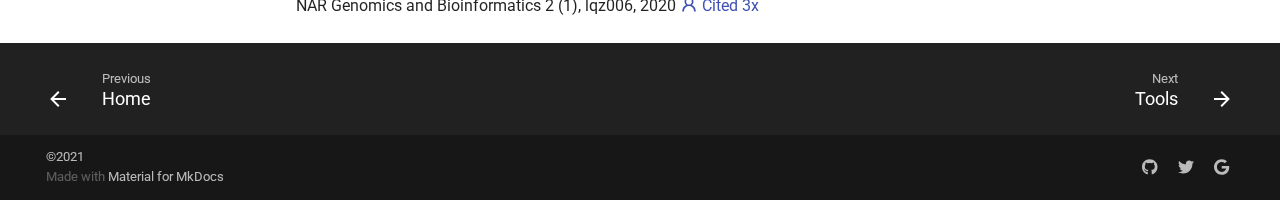
<file: publications/index.html>
<!doctype html>
<html lang="en" class="no-js">
  <head>
    
      <meta charset="utf-8">
      <meta name="viewport" content="width=device-width,initial-scale=1">
      
      
      
      <link rel="icon" href="../assets/images/favicon.png">
      <meta name="generator" content="mkdocs-1.3.0, mkdocs-material-8.2.8">
    
    
      
        <title>Publications - Bioinformatics</title>
      
    
    
      <link rel="stylesheet" href="../assets/stylesheets/main.644de097.min.css">
      
        
        <link rel="stylesheet" href="../assets/stylesheets/palette.e6a45f82.min.css">
        
      
    
    
    
      
        
        
        <link rel="preconnect" href="https://fonts.gstatic.com" crossorigin>
        <link rel="stylesheet" href="https://fonts.googleapis.com/css?family=Roboto:300,300i,400,400i,700,700i%7CRoboto+Mono:400,400i,700,700i&display=fallback">
        <style>:root{--md-text-font:"Roboto";--md-code-font:"Roboto Mono"}</style>
      
    
    
      <link rel="stylesheet" href="../stylesheets/extra.css">
    
    <script>__md_scope=new URL("..",location),__md_get=(e,_=localStorage,t=__md_scope)=>JSON.parse(_.getItem(t.pathname+"."+e)),__md_set=(e,_,t=localStorage,a=__md_scope)=>{try{t.setItem(a.pathname+"."+e,JSON.stringify(_))}catch(e){}}</script>
    
      

    
    
  </head>
  
  
    
    
      
    
    
    
    
    <body dir="ltr" data-md-color-scheme="default" data-md-color-primary="indigo" data-md-color-accent="deep-orange">
  
    
    
      <script>var palette=__md_get("__palette");if(palette&&"object"==typeof palette.color)for(var key of Object.keys(palette.color))document.body.setAttribute("data-md-color-"+key,palette.color[key])</script>
    
    <input class="md-toggle" data-md-toggle="drawer" type="checkbox" id="__drawer" autocomplete="off">
    <input class="md-toggle" data-md-toggle="search" type="checkbox" id="__search" autocomplete="off">
    <label class="md-overlay" for="__drawer"></label>
    <div data-md-component="skip">
      
        
        <a href="#publications" class="md-skip">
          Skip to content
        </a>
      
    </div>
    <div data-md-component="announce">
      
    </div>
    
    
      

<header class="md-header" data-md-component="header">
  <nav class="md-header__inner md-grid" aria-label="Header">
    <a href=".." title="Bioinformatics" class="md-header__button md-logo" aria-label="Bioinformatics" data-md-component="logo">
      
  
  <svg xmlns="http://www.w3.org/2000/svg" viewBox="0 0 24 24"><path fill-rule="evenodd" d="M8.72 18.78a.75.75 0 0 0 1.06 0l6.25-6.25a.75.75 0 0 0 0-1.06L9.78 5.22a.75.75 0 0 0-1.06 1.06L14.44 12l-5.72 5.72a.75.75 0 0 0 0 1.06z"/></svg>

    </a>
    <label class="md-header__button md-icon" for="__drawer">
      <svg xmlns="http://www.w3.org/2000/svg" viewBox="0 0 24 24"><path d="M3 6h18v2H3V6m0 5h18v2H3v-2m0 5h18v2H3v-2z"/></svg>
    </label>
    <div class="md-header__title" data-md-component="header-title">
      <div class="md-header__ellipsis">
        <div class="md-header__topic">
          <span class="md-ellipsis">
            Bioinformatics
          </span>
        </div>
        <div class="md-header__topic" data-md-component="header-topic">
          <span class="md-ellipsis">
            
              Publications
            
          </span>
        </div>
      </div>
    </div>
    
      <form class="md-header__option" data-md-component="palette">
        
          
          
          <input class="md-option" data-md-color-media="(prefers-color-scheme: light)" data-md-color-scheme="default" data-md-color-primary="indigo" data-md-color-accent="deep-orange"  aria-label="Switch to dark mode"  type="radio" name="__palette" id="__palette_1">
          
            <label class="md-header__button md-icon" title="Switch to dark mode" for="__palette_2" hidden>
              <svg xmlns="http://www.w3.org/2000/svg" viewBox="0 0 24 24"><path d="m17.75 4.09-2.53 1.94.91 3.06-2.63-1.81-2.63 1.81.91-3.06-2.53-1.94L12.44 4l1.06-3 1.06 3 3.19.09m3.5 6.91-1.64 1.25.59 1.98-1.7-1.17-1.7 1.17.59-1.98L15.75 11l2.06-.05L18.5 9l.69 1.95 2.06.05m-2.28 4.95c.83-.08 1.72 1.1 1.19 1.85-.32.45-.66.87-1.08 1.27C15.17 23 8.84 23 4.94 19.07c-3.91-3.9-3.91-10.24 0-14.14.4-.4.82-.76 1.27-1.08.75-.53 1.93.36 1.85 1.19-.27 2.86.69 5.83 2.89 8.02a9.96 9.96 0 0 0 8.02 2.89m-1.64 2.02a12.08 12.08 0 0 1-7.8-3.47c-2.17-2.19-3.33-5-3.49-7.82-2.81 3.14-2.7 7.96.31 10.98 3.02 3.01 7.84 3.12 10.98.31z"/></svg>
            </label>
          
        
          
          
          <input class="md-option" data-md-color-media="(prefers-color-scheme: dark)" data-md-color-scheme="slate" data-md-color-primary="red" data-md-color-accent="pink"  aria-label="Switch to light mode"  type="radio" name="__palette" id="__palette_2">
          
            <label class="md-header__button md-icon" title="Switch to light mode" for="__palette_1" hidden>
              <svg xmlns="http://www.w3.org/2000/svg" viewBox="0 0 24 24"><path d="M12 7a5 5 0 0 1 5 5 5 5 0 0 1-5 5 5 5 0 0 1-5-5 5 5 0 0 1 5-5m0 2a3 3 0 0 0-3 3 3 3 0 0 0 3 3 3 3 0 0 0 3-3 3 3 0 0 0-3-3m0-7 2.39 3.42C13.65 5.15 12.84 5 12 5c-.84 0-1.65.15-2.39.42L12 2M3.34 7l4.16-.35A7.2 7.2 0 0 0 5.94 8.5c-.44.74-.69 1.5-.83 2.29L3.34 7m.02 10 1.76-3.77a7.131 7.131 0 0 0 2.38 4.14L3.36 17M20.65 7l-1.77 3.79a7.023 7.023 0 0 0-2.38-4.15l4.15.36m-.01 10-4.14.36c.59-.51 1.12-1.14 1.54-1.86.42-.73.69-1.5.83-2.29L20.64 17M12 22l-2.41-3.44c.74.27 1.55.44 2.41.44.82 0 1.63-.17 2.37-.44L12 22z"/></svg>
            </label>
          
        
      </form>
    
    
    
      <label class="md-header__button md-icon" for="__search">
        <svg xmlns="http://www.w3.org/2000/svg" viewBox="0 0 24 24"><path d="M9.5 3A6.5 6.5 0 0 1 16 9.5c0 1.61-.59 3.09-1.56 4.23l.27.27h.79l5 5-1.5 1.5-5-5v-.79l-.27-.27A6.516 6.516 0 0 1 9.5 16 6.5 6.5 0 0 1 3 9.5 6.5 6.5 0 0 1 9.5 3m0 2C7 5 5 7 5 9.5S7 14 9.5 14 14 12 14 9.5 12 5 9.5 5z"/></svg>
      </label>
      <div class="md-search" data-md-component="search" role="dialog">
  <label class="md-search__overlay" for="__search"></label>
  <div class="md-search__inner" role="search">
    <form class="md-search__form" name="search">
      <input type="text" class="md-search__input" name="query" aria-label="Search" placeholder="Search" autocapitalize="off" autocorrect="off" autocomplete="off" spellcheck="false" data-md-component="search-query" required>
      <label class="md-search__icon md-icon" for="__search">
        <svg xmlns="http://www.w3.org/2000/svg" viewBox="0 0 24 24"><path d="M9.5 3A6.5 6.5 0 0 1 16 9.5c0 1.61-.59 3.09-1.56 4.23l.27.27h.79l5 5-1.5 1.5-5-5v-.79l-.27-.27A6.516 6.516 0 0 1 9.5 16 6.5 6.5 0 0 1 3 9.5 6.5 6.5 0 0 1 9.5 3m0 2C7 5 5 7 5 9.5S7 14 9.5 14 14 12 14 9.5 12 5 9.5 5z"/></svg>
        <svg xmlns="http://www.w3.org/2000/svg" viewBox="0 0 24 24"><path d="M20 11v2H8l5.5 5.5-1.42 1.42L4.16 12l7.92-7.92L13.5 5.5 8 11h12z"/></svg>
      </label>
      <nav class="md-search__options" aria-label="Search">
        
        <button type="reset" class="md-search__icon md-icon" aria-label="Clear" tabindex="-1">
          <svg xmlns="http://www.w3.org/2000/svg" viewBox="0 0 24 24"><path d="M19 6.41 17.59 5 12 10.59 6.41 5 5 6.41 10.59 12 5 17.59 6.41 19 12 13.41 17.59 19 19 17.59 13.41 12 19 6.41z"/></svg>
        </button>
      </nav>
      
    </form>
    <div class="md-search__output">
      <div class="md-search__scrollwrap" data-md-scrollfix>
        <div class="md-search-result" data-md-component="search-result">
          <div class="md-search-result__meta">
            Initializing search
          </div>
          <ol class="md-search-result__list"></ol>
        </div>
      </div>
    </div>
  </div>
</div>
    
    
  </nav>
  
</header>
    
    <div class="md-container" data-md-component="container">
      
      
        
          
            
<nav class="md-tabs" aria-label="Tabs" data-md-component="tabs">
  <div class="md-tabs__inner md-grid">
    <ul class="md-tabs__list">
      
        
  
  


  <li class="md-tabs__item">
    <a href=".." class="md-tabs__link">
      Home
    </a>
  </li>

      
        
  
  
    
  


  <li class="md-tabs__item">
    <a href="./" class="md-tabs__link md-tabs__link--active">
      Publications
    </a>
  </li>

      
        
  
  


  <li class="md-tabs__item">
    <a href="../tools/" class="md-tabs__link">
      Tools
    </a>
  </li>

      
    </ul>
  </div>
</nav>
          
        
      
      <main class="md-main" data-md-component="main">
        <div class="md-main__inner md-grid">
          
            
              
              <div class="md-sidebar md-sidebar--primary" data-md-component="sidebar" data-md-type="navigation" >
                <div class="md-sidebar__scrollwrap">
                  <div class="md-sidebar__inner">
                    

  


<nav class="md-nav md-nav--primary md-nav--lifted" aria-label="Navigation" data-md-level="0">
  <label class="md-nav__title" for="__drawer">
    <a href=".." title="Bioinformatics" class="md-nav__button md-logo" aria-label="Bioinformatics" data-md-component="logo">
      
  
  <svg xmlns="http://www.w3.org/2000/svg" viewBox="0 0 24 24"><path fill-rule="evenodd" d="M8.72 18.78a.75.75 0 0 0 1.06 0l6.25-6.25a.75.75 0 0 0 0-1.06L9.78 5.22a.75.75 0 0 0-1.06 1.06L14.44 12l-5.72 5.72a.75.75 0 0 0 0 1.06z"/></svg>

    </a>
    Bioinformatics
  </label>
  
  <ul class="md-nav__list" data-md-scrollfix>
    
      
      
      

  
  
  
    <li class="md-nav__item">
      <a href=".." class="md-nav__link">
        Home
      </a>
    </li>
  

    
      
      
      

  
  
    
  
  
    <li class="md-nav__item md-nav__item--active">
      
      <input class="md-nav__toggle md-toggle" data-md-toggle="toc" type="checkbox" id="__toc">
      
      
        
      
      
        <label class="md-nav__link md-nav__link--active" for="__toc">
          Publications
          <span class="md-nav__icon md-icon"></span>
        </label>
      
      <a href="./" class="md-nav__link md-nav__link--active">
        Publications
      </a>
      
        

<nav class="md-nav md-nav--secondary" aria-label="Table of contents">
  
  
  
    
  
  
    <label class="md-nav__title" for="__toc">
      <span class="md-nav__icon md-icon"></span>
      Table of contents
    </label>
    <ul class="md-nav__list" data-md-component="toc" data-md-scrollfix>
      
        <li class="md-nav__item">
  <a href="#preprints" class="md-nav__link">
    Preprints
  </a>
  
    <nav class="md-nav" aria-label="Preprints">
      <ul class="md-nav__list">
        
          <li class="md-nav__item">
  <a href="#2021" class="md-nav__link">
    2021
  </a>
  
</li>
        
          <li class="md-nav__item">
  <a href="#2020" class="md-nav__link">
    2020
  </a>
  
</li>
        
      </ul>
    </nav>
  
</li>
      
        <li class="md-nav__item">
  <a href="#peer-reviewed" class="md-nav__link">
    Peer-reviewed
  </a>
  
    <nav class="md-nav" aria-label="Peer-reviewed">
      <ul class="md-nav__list">
        
          <li class="md-nav__item">
  <a href="#2021_1" class="md-nav__link">
    2021
  </a>
  
</li>
        
          <li class="md-nav__item">
  <a href="#2020_1" class="md-nav__link">
    2020
  </a>
  
</li>
        
      </ul>
    </nav>
  
</li>
      
    </ul>
  
</nav>
      
    </li>
  

    
      
      
      

  
  
  
    <li class="md-nav__item">
      <a href="../tools/" class="md-nav__link">
        Tools
      </a>
    </li>
  

    
  </ul>
</nav>
                  </div>
                </div>
              </div>
            
            
              
              <div class="md-sidebar md-sidebar--secondary" data-md-component="sidebar" data-md-type="toc" >
                <div class="md-sidebar__scrollwrap">
                  <div class="md-sidebar__inner">
                    

<nav class="md-nav md-nav--secondary" aria-label="Table of contents">
  
  
  
    
  
  
    <label class="md-nav__title" for="__toc">
      <span class="md-nav__icon md-icon"></span>
      Table of contents
    </label>
    <ul class="md-nav__list" data-md-component="toc" data-md-scrollfix>
      
        <li class="md-nav__item">
  <a href="#preprints" class="md-nav__link">
    Preprints
  </a>
  
    <nav class="md-nav" aria-label="Preprints">
      <ul class="md-nav__list">
        
          <li class="md-nav__item">
  <a href="#2021" class="md-nav__link">
    2021
  </a>
  
</li>
        
          <li class="md-nav__item">
  <a href="#2020" class="md-nav__link">
    2020
  </a>
  
</li>
        
      </ul>
    </nav>
  
</li>
      
        <li class="md-nav__item">
  <a href="#peer-reviewed" class="md-nav__link">
    Peer-reviewed
  </a>
  
    <nav class="md-nav" aria-label="Peer-reviewed">
      <ul class="md-nav__list">
        
          <li class="md-nav__item">
  <a href="#2021_1" class="md-nav__link">
    2021
  </a>
  
</li>
        
          <li class="md-nav__item">
  <a href="#2020_1" class="md-nav__link">
    2020
  </a>
  
</li>
        
      </ul>
    </nav>
  
</li>
      
    </ul>
  
</nav>
                  </div>
                </div>
              </div>
            
          
          <div class="md-content" data-md-component="content">
            <article class="md-content__inner md-typeset">
              
                


<h1 id="publications">Publications</h1>
<h2 id="preprints">Preprints</h2>
<h3 id="2021">2021</h3>
<p><a href="https://scholar.google.com/citations?view_op=view_citation&amp;hl=en&amp;user=DMZ7Hc8AAAAJ&amp;pagesize=100&amp;sortby=pubdate&amp;citation_for_view=DMZ7Hc8AAAAJ:j3f4tGmQtD8C">Rates of primary production in groundwater rival those in oligotrophic marine systems</a> </br>
WA Overholt, S Trumbore, X Xu, TLV Bornemann, AJ Probst, M Krüger, <em>et al.</em> </br>
bioRxiv, 2021 </p>
<p><a href="https://scholar.google.com/citations?view_op=view_citation&amp;hl=en&amp;user=DMZ7Hc8AAAAJ&amp;pagesize=100&amp;sortby=pubdate&amp;citation_for_view=DMZ7Hc8AAAAJ:RHpTSmoSYBkC">Adaptive nanopore sequencing on miniature flow cell detects extensive antimicrobial resistence</a> </br>
A Viehweger, M Marquet, <strong>M Hölzer</strong>, N Dietze, M Pletz, C Brandt </br>
bioRxiv, 2021 </p>
<p><a href="https://scholar.google.com/citations?view_op=view_citation&amp;hl=en&amp;user=DMZ7Hc8AAAAJ&amp;pagesize=100&amp;sortby=pubdate&amp;citation_for_view=DMZ7Hc8AAAAJ:_Qo2XoVZTnwC">The economical lifestyle of CPR bacteria in groundwater allows little preference for environmental drivers</a> </br>
NM Chaudhari, WA Overholt, PA Figueroa-Gonzalez, M Taubert, <em>et al.</em> </br>
bioRxiv, 2021 </p>
<p><a href="https://scholar.google.com/citations?view_op=view_citation&amp;hl=en&amp;user=DMZ7Hc8AAAAJ&amp;pagesize=100&amp;sortby=pubdate&amp;citation_for_view=DMZ7Hc8AAAAJ:TQgYirikUcIC">Context-aware genomic surveillance reveals hidden transmission of a carbapenemase-producing <em>Klebsiella pneumoniae</em></a> </br>
A Viehweger, C Blumenscheit, N Lippmann, KL Wyres, C Brandt, JB Hans, <em>et al.</em> </br>
bioRxiv, 2021 </p>
<p><a href="https://scholar.google.com/citations?view_op=view_citation&amp;hl=en&amp;user=DMZ7Hc8AAAAJ&amp;pagesize=100&amp;sortby=pubdate&amp;citation_for_view=DMZ7Hc8AAAAJ:mB3voiENLucC">poreCov-an easy to use, fast, and robust workflow for SARS-CoV-2 genome reconstruction via nanopore sequencing</a> </br>
C Brandt, S Krautwurst, R Spott, M Lohde, M Jundzill, M Marquet, <em>et al.</em> </br>
bioRxiv, 2021 <a href="https://scholar.google.com/scholar?oi=bibs&amp;hl=en&amp;cites=9277244303003638955"><span class="twemoji"><svg xmlns="http://www.w3.org/2000/svg" viewBox="0 0 16 16"><path fill-rule="evenodd" d="M10.5 5a2.5 2.5 0 1 1-5 0 2.5 2.5 0 0 1 5 0zm.061 3.073a4 4 0 1 0-5.123 0 6.004 6.004 0 0 0-3.431 5.142.75.75 0 0 0 1.498.07 4.5 4.5 0 0 1 8.99 0 .75.75 0 1 0 1.498-.07 6.005 6.005 0 0 0-3.432-5.142z"/></svg></span> Cited 3x</a></p>
<p><a href="https://scholar.google.com/citations?view_op=view_citation&amp;hl=en&amp;user=DMZ7Hc8AAAAJ&amp;pagesize=100&amp;sortby=pubdate&amp;citation_for_view=DMZ7Hc8AAAAJ:hFOr9nPyWt4C">Chromosome-level genome assembly and transcriptome-based annotation of the oleaginous yeast Rhodotorula toruloides CBS 14</a> </br>
GC Martín-Hernández, B Müller, M Chmielarz, C Brandt, <strong>M Hölzer</strong>, <em>et al.</em> </br>
bioRxiv, 2021 </p>
<p><a href="https://scholar.google.com/citations?view_op=view_citation&amp;hl=en&amp;user=DMZ7Hc8AAAAJ&amp;pagesize=100&amp;sortby=pubdate&amp;citation_for_view=DMZ7Hc8AAAAJ:qUcmZB5y_30C">CovRadar: Continuously tracking and filtering SARS-CoV-2 mutations for molecular surveillance</a> </br>
A Wittig, F Miranda, <strong>M Hölzer</strong>, T Altenburg, JM Bartoszewicz, <em>et al.</em> </br>
bioRxiv, 2021 </p>
<p><a href="https://scholar.google.com/citations?view_op=view_citation&amp;hl=en&amp;user=DMZ7Hc8AAAAJ&amp;pagesize=100&amp;sortby=pubdate&amp;citation_for_view=DMZ7Hc8AAAAJ:ZeXyd9-uunAC">Molecular epidemiology of SARS-CoV-2-a regional to global perspective</a> </br>
C Brandt, R Spott, <strong>M Hölzer</strong>, D Kuehnert, S Fuchs, M Lohde, M Marquet, <em>et al.</em> </br>
medRxiv, 2021 </p>
<h3 id="2020">2020</h3>
<p><a href="https://scholar.google.com/citations?view_op=view_citation&amp;hl=en&amp;user=TzNfNbYAAAAJ&amp;pagesize=100&amp;sortby=pubdate&amp;citation_for_view=TzNfNbYAAAAJ:qUcmZB5y_30C">Assessing Conservation of Alternative Splicing with Evolutionary Splicing Graphs</a> </br>
DJ Zea, S Laskina, <strong>H Richard</strong>, E Laine, A Baudin </br>
bioRxiv, 2020 </p>
<p><a href="https://scholar.google.com/citations?view_op=view_citation&amp;hl=en&amp;user=DMZ7Hc8AAAAJ&amp;pagesize=100&amp;sortby=pubdate&amp;citation_for_view=DMZ7Hc8AAAAJ:_kc_bZDykSQC">What the Phage: A scalable workflow for the identification and analysis of phage sequences</a> </br>
M Marquet, <strong>M Hölzer</strong>, MW Pletz, A Viehweger, O Makarewicz, R Ehricht, <em>et al.</em> </br>
bioRxiv, 2020 <a href="https://scholar.google.com/scholar?oi=bibs&amp;hl=en&amp;cites=3807736117351856682"><span class="twemoji"><svg xmlns="http://www.w3.org/2000/svg" viewBox="0 0 16 16"><path fill-rule="evenodd" d="M10.5 5a2.5 2.5 0 1 1-5 0 2.5 2.5 0 0 1 5 0zm.061 3.073a4 4 0 1 0-5.123 0 6.004 6.004 0 0 0-3.431 5.142.75.75 0 0 0 1.498.07 4.5 4.5 0 0 1 8.99 0 .75.75 0 1 0 1.498-.07 6.005 6.005 0 0 0-3.432-5.142z"/></svg></span> Cited 5x</a></p>
<hr />
<h2 id="peer-reviewed">Peer-reviewed</h2>
<h3 id="2021_1">2021</h3>
<p><a href="https://scholar.google.com/citations?view_op=view_citation&amp;hl=en&amp;user=TzNfNbYAAAAJ&amp;pagesize=100&amp;sortby=pubdate&amp;citation_for_view=TzNfNbYAAAAJ:HDshCWvjkbEC">Mutations in the gdpP gene are a clinically relevant mechanism for β-lactam resistance in meticillin-resistant Staphylococcus aureus lacking mec determinants</a> </br>
A Sommer, S Fuchs, F Layer, C Schaudinn, RE Weber, <strong>H Richard</strong>, <em>et al.</em> </br>
Microbial Genomics 7 (9), 000623, 2021 </p>
<p><a href="https://scholar.google.com/citations?view_op=view_citation&amp;hl=en&amp;user=TzNfNbYAAAAJ&amp;pagesize=100&amp;sortby=pubdate&amp;citation_for_view=TzNfNbYAAAAJ:hC7cP41nSMkC">Rise and Fall of SARS-CoV-2 Lineage A. 27 in Germany</a> </br>
S Calvignac-Spencer, M Budt, <strong>M Huska</strong>, <strong>H Richard</strong>, L Leipold, <em>et al.</em> </br>
Viruses 13 (8), 1491, 2021 </p>
<p><a href="https://scholar.google.com/citations?view_op=view_citation&amp;hl=en&amp;user=TzNfNbYAAAAJ&amp;pagesize=100&amp;sortby=pubdate&amp;citation_for_view=TzNfNbYAAAAJ:hFOr9nPyWt4C">A global metagenomic map of urban microbiomes and antimicrobial resistance</a> </br>
D Danko, D Bezdan, EE Afshin, S Ahsanuddin, C Bhattacharya, DJ Butler, <em>et al.</em> </br>
Cell, 2021 <a href="https://scholar.google.com/scholar?oi=bibs&amp;hl=en&amp;cites=18373850282736708567"><span class="twemoji"><svg xmlns="http://www.w3.org/2000/svg" viewBox="0 0 16 16"><path fill-rule="evenodd" d="M10.5 5a2.5 2.5 0 1 1-5 0 2.5 2.5 0 0 1 5 0zm.061 3.073a4 4 0 1 0-5.123 0 6.004 6.004 0 0 0-3.431 5.142.75.75 0 0 0 1.498.07 4.5 4.5 0 0 1 8.99 0 .75.75 0 1 0 1.498-.07 6.005 6.005 0 0 0-3.432-5.142z"/></svg></span> Cited 12x</a></p>
<p><a href="https://scholar.google.com/citations?view_op=view_citation&amp;hl=en&amp;user=TzNfNbYAAAAJ&amp;pagesize=100&amp;sortby=pubdate&amp;citation_for_view=TzNfNbYAAAAJ:mB3voiENLucC">Emergence of SARS-CoV-2 Lineage A. 27 in Germany, Expressing Viral Spike Proteins with Several Amino Acid Replacements of Interest, Including L18F, L452R, and N501Y in the …</a> </br>
S Calvignac-Spencer, M Budt, <strong>M Huska</strong>, <strong>H Richard</strong>, M von Kleist, <em>et al.</em> </br>
Virological. org 15, 2021 </p>
<p><a href="https://scholar.google.com/citations?view_op=view_citation&amp;hl=en&amp;user=TzNfNbYAAAAJ&amp;pagesize=100&amp;sortby=pubdate&amp;citation_for_view=TzNfNbYAAAAJ:TQgYirikUcIC">Rise and Fall of SARS-CoV-2 Lineage A. 27 in Germany. Viruses 2021, 13, 1491</a> </br>
S Calvignac-Spencer, M Budt, <strong>M Huska</strong>, <strong>H Richard</strong>, L Leipold, <em>et al.</em> </br>
s Note: MDPI stays neutral with regard to jurisdictional claims in published …, 2021 </p>
<p><a href="https://scholar.google.com/citations?view_op=view_citation&amp;hl=en&amp;user=DMZ7Hc8AAAAJ&amp;pagesize=100&amp;sortby=pubdate&amp;citation_for_view=DMZ7Hc8AAAAJ:Wp0gIr-vW9MC">DarkQ: Continuous genomic monitoring using message queues</a> </br>
A Viehweger, C Brandt, <strong>M Hölzer</strong> </br>
F1000Research 10 (998), 998, 2021 </p>
<p><a href="https://scholar.google.com/citations?view_op=view_citation&amp;hl=en&amp;user=DMZ7Hc8AAAAJ&amp;pagesize=100&amp;sortby=pubdate&amp;citation_for_view=DMZ7Hc8AAAAJ:e5wmG9Sq2KIC">Rise and Fall of SARS-CoV-2 Lineage A. 27 in Germany</a> </br>
S Calvignac-Spencer, M Budt, <strong>M Huska</strong>, <strong>H Richard</strong>, L Leipold, <em>et al.</em> </br>
Viruses 13 (8), 1491, 2021 </p>
<p><a href="https://scholar.google.com/citations?view_op=view_citation&amp;hl=en&amp;user=DMZ7Hc8AAAAJ&amp;pagesize=100&amp;sortby=pubdate&amp;citation_for_view=DMZ7Hc8AAAAJ:-f6ydRqryjwC">Evidence for the existence of a new genus Chlamydiifrater gen. nov. inside the family <em>Chlamydiaceae</em> with two new species isolated from flamingo (<em>Phoenicopterus roseus</em> …</a> </br>
F Vorimore, <strong>M Hölzer</strong>, EM Liebler-Tenorio, LM Barf, S Delannoy, <em>et al.</em> </br>
Systematic and Applied Microbiology 44 (4), 126200, 2021 <a href="https://scholar.google.com/scholar?oi=bibs&amp;hl=en&amp;cites=5400184739304463458"><span class="twemoji"><svg xmlns="http://www.w3.org/2000/svg" viewBox="0 0 16 16"><path fill-rule="evenodd" d="M10.5 5a2.5 2.5 0 1 1-5 0 2.5 2.5 0 0 1 5 0zm.061 3.073a4 4 0 1 0-5.123 0 6.004 6.004 0 0 0-3.431 5.142.75.75 0 0 0 1.498.07 4.5 4.5 0 0 1 8.99 0 .75.75 0 1 0 1.498-.07 6.005 6.005 0 0 0-3.432-5.142z"/></svg></span> Cited 2x</a></p>
<p><a href="https://scholar.google.com/citations?view_op=view_citation&amp;hl=en&amp;user=DMZ7Hc8AAAAJ&amp;pagesize=100&amp;sortby=pubdate&amp;citation_for_view=DMZ7Hc8AAAAJ:HDshCWvjkbEC">Emergence of SARS-CoV-2 Lineage A. 27 in Germany, Expressing Viral Spike Proteins with Several Amino Acid Replacements of Interest, Including L18F, L452R, and N501Y in the …</a> </br>
S Calvignac-Spencer, M Budt, <strong>M Huska</strong>, <strong>H Richard</strong>, M von Kleist, <em>et al.</em> </br>
Virological. org 15, 2021 </p>
<p><a href="https://scholar.google.com/citations?view_op=view_citation&amp;hl=en&amp;user=DMZ7Hc8AAAAJ&amp;pagesize=100&amp;sortby=pubdate&amp;citation_for_view=DMZ7Hc8AAAAJ:YOwf2qJgpHMC">PoSeiDon: a Nextflow pipeline for the detection of evolutionary recombination events and positive selection</a> </br>
<strong>M Hölzer</strong>, M Marz </br>
Bioinformatics 37 (7), 1018-1020, 2021 <a href="https://scholar.google.com/scholar?oi=bibs&amp;hl=en&amp;cites=13408933882219694191"><span class="twemoji"><svg xmlns="http://www.w3.org/2000/svg" viewBox="0 0 16 16"><path fill-rule="evenodd" d="M10.5 5a2.5 2.5 0 1 1-5 0 2.5 2.5 0 0 1 5 0zm.061 3.073a4 4 0 1 0-5.123 0 6.004 6.004 0 0 0-3.431 5.142.75.75 0 0 0 1.498.07 4.5 4.5 0 0 1 8.99 0 .75.75 0 1 0 1.498-.07 6.005 6.005 0 0 0-3.432-5.142z"/></svg></span> Cited 3x</a></p>
<p><a href="https://scholar.google.com/citations?view_op=view_citation&amp;hl=en&amp;user=DMZ7Hc8AAAAJ&amp;pagesize=100&amp;sortby=pubdate&amp;citation_for_view=DMZ7Hc8AAAAJ:R3hNpaxXUhUC">SARS-CoV-2-Varianten: Evolution im Zeitraffer</a> </br>
DY Oh, S Kröger, M Wedde, F Hartkopf, M Budt, J Seifried, A Radonic, <em>et al.</em> </br>
Robert Koch-Institut, 2021 <a href="https://scholar.google.com/scholar?oi=bibs&amp;hl=en&amp;cites=3452139981216078170"><span class="twemoji"><svg xmlns="http://www.w3.org/2000/svg" viewBox="0 0 16 16"><path fill-rule="evenodd" d="M10.5 5a2.5 2.5 0 1 1-5 0 2.5 2.5 0 0 1 5 0zm.061 3.073a4 4 0 1 0-5.123 0 6.004 6.004 0 0 0-3.431 5.142.75.75 0 0 0 1.498.07 4.5 4.5 0 0 1 8.99 0 .75.75 0 1 0 1.498-.07 6.005 6.005 0 0 0-3.432-5.142z"/></svg></span> Cited 7x</a></p>
<p><a href="https://scholar.google.com/citations?view_op=view_citation&amp;hl=en&amp;user=DMZ7Hc8AAAAJ&amp;pagesize=100&amp;sortby=pubdate&amp;citation_for_view=DMZ7Hc8AAAAJ:ULOm3_A8WrAC">Computational strategies to combat COVID-19: useful tools to accelerate SARS-CoV-2 and coronavirus research</a> </br>
F Hufsky, K Lamkiewicz, A Almeida, A Aouacheria, C Arighi, A Bateman, <em>et al.</em> </br>
Briefings in bioinformatics 22 (2), 642-663, 2021 <a href="https://scholar.google.com/scholar?oi=bibs&amp;hl=en&amp;cites=1967730953002154627"><span class="twemoji"><svg xmlns="http://www.w3.org/2000/svg" viewBox="0 0 16 16"><path fill-rule="evenodd" d="M10.5 5a2.5 2.5 0 1 1-5 0 2.5 2.5 0 0 1 5 0zm.061 3.073a4 4 0 1 0-5.123 0 6.004 6.004 0 0 0-3.431 5.142.75.75 0 0 0 1.498.07 4.5 4.5 0 0 1 8.99 0 .75.75 0 1 0 1.498-.07 6.005 6.005 0 0 0-3.432-5.142z"/></svg></span> Cited 41x</a></p>
<p><a href="https://scholar.google.com/citations?view_op=view_citation&amp;hl=en&amp;user=DMZ7Hc8AAAAJ&amp;pagesize=100&amp;sortby=pubdate&amp;citation_for_view=DMZ7Hc8AAAAJ:Zph67rFs4hoC">EpiDope: A Deep neural network for linear B-cell epitope prediction</a> </br>
M Collatz, F Mock, E Barth, <strong>M Hölzer</strong>, K Sachse, M Marz </br>
Bioinformatics 37 (4), 448-455, 2021 <a href="https://scholar.google.com/scholar?oi=bibs&amp;hl=en&amp;cites=6249580158819771522"><span class="twemoji"><svg xmlns="http://www.w3.org/2000/svg" viewBox="0 0 16 16"><path fill-rule="evenodd" d="M10.5 5a2.5 2.5 0 1 1-5 0 2.5 2.5 0 0 1 5 0zm.061 3.073a4 4 0 1 0-5.123 0 6.004 6.004 0 0 0-3.431 5.142.75.75 0 0 0 1.498.07 4.5 4.5 0 0 1 8.99 0 .75.75 0 1 0 1.498-.07 6.005 6.005 0 0 0-3.432-5.142z"/></svg></span> Cited 8x</a></p>
<p><a href="https://scholar.google.com/citations?view_op=view_citation&amp;hl=en&amp;user=DMZ7Hc8AAAAJ&amp;pagesize=100&amp;sortby=pubdate&amp;citation_for_view=DMZ7Hc8AAAAJ:KlAtU1dfN6UC">Metagenomics workflow for hybrid assembly, differential coverage binning, metatranscriptomics and pathway analysis (MUFFIN)</a> </br>
R Van Damme, <strong>M Hölzer</strong>, A Viehweger, B Müller, E Bongcam-Rudloff, <em>et al.</em> </br>
PLOS Computational Biology 17 (2), e1008716, 2021 <a href="https://scholar.google.com/scholar?oi=bibs&amp;hl=en&amp;cites=12111692584659395670,2999765806790847781"><span class="twemoji"><svg xmlns="http://www.w3.org/2000/svg" viewBox="0 0 16 16"><path fill-rule="evenodd" d="M10.5 5a2.5 2.5 0 1 1-5 0 2.5 2.5 0 0 1 5 0zm.061 3.073a4 4 0 1 0-5.123 0 6.004 6.004 0 0 0-3.431 5.142.75.75 0 0 0 1.498.07 4.5 4.5 0 0 1 8.99 0 .75.75 0 1 0 1.498-.07 6.005 6.005 0 0 0-3.432-5.142z"/></svg></span> Cited 8x</a></p>
<p><a href="https://scholar.google.com/citations?view_op=view_citation&amp;hl=en&amp;user=DMZ7Hc8AAAAJ&amp;pagesize=100&amp;sortby=pubdate&amp;citation_for_view=DMZ7Hc8AAAAJ:M3ejUd6NZC8C">A marine Chlamydomonas sp. emerging as an algal model</a> </br>
D Carrasco Flores, M Fricke, V Wesp, D Desirò, A Kniewasser, <strong>M Hölzer</strong>, <em>et al.</em> </br>
Journal of Phycology 57 (1), 54-69, 2021 </p>
<p><a href="https://scholar.google.com/citations?view_op=view_citation&amp;hl=en&amp;user=DMZ7Hc8AAAAJ&amp;pagesize=100&amp;sortby=pubdate&amp;citation_for_view=DMZ7Hc8AAAAJ:IWHjjKOFINEC">RUNX3 Transcript Variants Have Distinct Roles in Ovarian Carcinoma and Differently Influence Platinum Sensitivity and Angiogenesis</a> </br>
K Heinze, <strong>M Hölzer</strong>, M Ungelenk, M Gerth, J Thomale, R Heller, <em>et al.</em> </br>
Cancers 13 (3), 476, 2021 </p>
<p><a href="https://scholar.google.com/citations?view_op=view_citation&amp;hl=en&amp;user=DMZ7Hc8AAAAJ&amp;pagesize=100&amp;sortby=pubdate&amp;citation_for_view=DMZ7Hc8AAAAJ:9ZlFYXVOiuMC">SLC35F2, a Transporter Sporadically Mutated in the Untranslated Region, Promotes Growth, Migration, and Invasion of Bladder Cancer Cells</a> </br>
R Kotolloshi, <strong>M Hölzer</strong>, M Gajda, MO Grimm, D Steinbach </br>
Cells 10 (1), 80, 2021 </p>
<p><a href="https://scholar.google.com/citations?view_op=view_citation&amp;hl=en&amp;user=DMZ7Hc8AAAAJ&amp;pagesize=100&amp;sortby=pubdate&amp;citation_for_view=DMZ7Hc8AAAAJ:qxL8FJ1GzNcC">Virus Bioinformatics</a> </br>
N Pappas, S Roux, <strong>M Hölzer</strong>, K Lamkiewicz, F Mock, M Marz, BE Dutilh </br>
Encyclopedia of Virology, 124, 2021 <a href="https://scholar.google.com/scholar?oi=bibs&amp;hl=en&amp;cites=9187785736349091125"><span class="twemoji"><svg xmlns="http://www.w3.org/2000/svg" viewBox="0 0 16 16"><path fill-rule="evenodd" d="M10.5 5a2.5 2.5 0 1 1-5 0 2.5 2.5 0 0 1 5 0zm.061 3.073a4 4 0 1 0-5.123 0 6.004 6.004 0 0 0-3.431 5.142.75.75 0 0 0 1.498.07 4.5 4.5 0 0 1 8.99 0 .75.75 0 1 0 1.498-.07 6.005 6.005 0 0 0-3.432-5.142z"/></svg></span> Cited 2x</a></p>
<p><a href="https://scholar.google.com/citations?view_op=view_citation&amp;hl=en&amp;user=DMZ7Hc8AAAAJ&amp;pagesize=100&amp;sortby=pubdate&amp;citation_for_view=DMZ7Hc8AAAAJ:4TOpqqG69KYC">A decade of <em>de novo</em> transcriptome assembly: Are we there yet?</a> </br>
<strong>M Hölzer</strong> </br>
Molecular Ecology Resources 21 (1), 11-13, 2021 <a href="https://scholar.google.com/scholar?oi=bibs&amp;hl=en&amp;cites=9626572834069530187"><span class="twemoji"><svg xmlns="http://www.w3.org/2000/svg" viewBox="0 0 16 16"><path fill-rule="evenodd" d="M10.5 5a2.5 2.5 0 1 1-5 0 2.5 2.5 0 0 1 5 0zm.061 3.073a4 4 0 1 0-5.123 0 6.004 6.004 0 0 0-3.431 5.142.75.75 0 0 0 1.498.07 4.5 4.5 0 0 1 8.99 0 .75.75 0 1 0 1.498-.07 6.005 6.005 0 0 0-3.432-5.142z"/></svg></span> Cited 2x</a></p>
<h3 id="2020_1">2020</h3>
<p><a href="https://scholar.google.com/citations?view_op=view_citation&amp;hl=en&amp;user=SCeFpDIAAAAJ&amp;pagesize=100&amp;sortby=pubdate&amp;citation_for_view=SCeFpDIAAAAJ:8k81kl-MbHgC">Retrospective evaluation of whole exome and genome mutation calls in 746 cancer samples</a> </br>
WU Meyerson, LJ Dursi, LB Wang, G Dong, WW Liang, A Weerasinghe, <em>et al.</em> </br>
Nature Publishing Group UK, 2020 </p>
<p><a href="https://scholar.google.com/citations?view_op=view_citation&amp;hl=en&amp;user=SCeFpDIAAAAJ&amp;pagesize=100&amp;sortby=pubdate&amp;citation_for_view=SCeFpDIAAAAJ:5nxA0vEk-isC">Sex differences in oncogenic mutational processes</a> </br>
SD Prokopec, RX Sun, F Yousif, N Schmitz, F Al-Shahrour, G Atwal, <em>et al.</em> </br>
Nature Publishing Group UK, 2020 </p>
<p><a href="https://scholar.google.com/citations?view_op=view_citation&amp;hl=en&amp;user=SCeFpDIAAAAJ&amp;pagesize=100&amp;sortby=pubdate&amp;citation_for_view=SCeFpDIAAAAJ:3fE2CSJIrl8C">Intraplate volcanism originating from upwelling hydrous mantle transition zone</a> </br>
C Calabrese, NR Davidson, D Demircioglu, NA Fonseca, Y He, A Kahles, <em>et al.</em> </br></p>
<p><a href="https://scholar.google.com/citations?view_op=view_citation&amp;hl=en&amp;user=SCeFpDIAAAAJ&amp;pagesize=100&amp;sortby=pubdate&amp;citation_for_view=SCeFpDIAAAAJ:0EnyYjriUFMC">Genomic basis for RNA alterations in cancer.</a> </br>
TCG PCAWG, C Calabrese, NR Davidson, D Demircioğlu, NA Fonseca, <em>et al.</em> </br>
Nature 578 (7793), 129, 2020 <a href="https://scholar.google.com/scholar?oi=bibs&amp;hl=en&amp;cites=955021286935362696"><span class="twemoji"><svg xmlns="http://www.w3.org/2000/svg" viewBox="0 0 16 16"><path fill-rule="evenodd" d="M10.5 5a2.5 2.5 0 1 1-5 0 2.5 2.5 0 0 1 5 0zm.061 3.073a4 4 0 1 0-5.123 0 6.004 6.004 0 0 0-3.431 5.142.75.75 0 0 0 1.498.07 4.5 4.5 0 0 1 8.99 0 .75.75 0 1 0 1.498-.07 6.005 6.005 0 0 0-3.432-5.142z"/></svg></span> Cited 12x</a></p>
<p><a href="https://scholar.google.com/citations?view_op=view_citation&amp;hl=en&amp;user=SCeFpDIAAAAJ&amp;pagesize=100&amp;sortby=pubdate&amp;citation_for_view=SCeFpDIAAAAJ:hqOjcs7Dif8C">Genomic basis for RNA alterations in cancer</a> </br>
C Calabrese, NR Davidson, D Demircioğlu, NA Fonseca, Y He, A Kahles, <em>et al.</em> </br>
Nature 578 (7793), 129-136, 2020 <a href="https://scholar.google.com/scholar?oi=bibs&amp;hl=en&amp;cites=43639809640911032"><span class="twemoji"><svg xmlns="http://www.w3.org/2000/svg" viewBox="0 0 16 16"><path fill-rule="evenodd" d="M10.5 5a2.5 2.5 0 1 1-5 0 2.5 2.5 0 0 1 5 0zm.061 3.073a4 4 0 1 0-5.123 0 6.004 6.004 0 0 0-3.431 5.142.75.75 0 0 0 1.498.07 4.5 4.5 0 0 1 8.99 0 .75.75 0 1 0 1.498-.07 6.005 6.005 0 0 0-3.432-5.142z"/></svg></span> Cited 103x</a></p>
<p><a href="https://scholar.google.com/citations?view_op=view_citation&amp;hl=en&amp;user=SCeFpDIAAAAJ&amp;pagesize=100&amp;sortby=pubdate&amp;citation_for_view=SCeFpDIAAAAJ:MXK_kJrjxJIC">RNA sequencing of human peripheral blood cells indicates upregulation of immune-related genes in Huntington's disease</a> </br>
MA Andrade-Navarro, K Mühlenberg, EJ Spruth, N Mah, <em>et al.</em> </br>
Frontiers in Neurology 11, 2020 </p>
<p><a href="https://scholar.google.com/citations?view_op=view_citation&amp;hl=en&amp;user=TzNfNbYAAAAJ&amp;pagesize=100&amp;sortby=pubdate&amp;citation_for_view=TzNfNbYAAAAJ:L8Ckcad2t8MC">Targeted domain assembly for fast functional profiling of metagenomic datasets with S3A</a> </br>
L David, R Vicedomini, <strong>H Richard</strong>, A Carbone </br>
Bioinformatics, 2020 </p>
<p><a href="https://scholar.google.com/citations?view_op=view_citation&amp;hl=en&amp;user=TzNfNbYAAAAJ&amp;pagesize=100&amp;sortby=pubdate&amp;citation_for_view=TzNfNbYAAAAJ:QIV2ME_5wuYC">Transcripts’ evolutionary history and structural dynamics give mechanistic insights into the functional diversity of the JNK family</a> </br>
A Ait-hamlat, DJ Zea, A Labeeuw, L Polit, <strong>H Richard</strong>, E Laine </br>
Journal of Molecular Biology, 2020 <a href="https://scholar.google.com/scholar?oi=bibs&amp;hl=en&amp;cites=16615204741264683724"><span class="twemoji"><svg xmlns="http://www.w3.org/2000/svg" viewBox="0 0 16 16"><path fill-rule="evenodd" d="M10.5 5a2.5 2.5 0 1 1-5 0 2.5 2.5 0 0 1 5 0zm.061 3.073a4 4 0 1 0-5.123 0 6.004 6.004 0 0 0-3.431 5.142.75.75 0 0 0 1.498.07 4.5 4.5 0 0 1 8.99 0 .75.75 0 1 0 1.498-.07 6.005 6.005 0 0 0-3.432-5.142z"/></svg></span> Cited 2x</a></p>
<p><a href="https://scholar.google.com/citations?view_op=view_citation&amp;hl=en&amp;user=DMZ7Hc8AAAAJ&amp;pagesize=100&amp;sortby=pubdate&amp;citation_for_view=DMZ7Hc8AAAAJ:mVmsd5A6BfQC">RNAflow: An Effective and Simple RNA-Seq Differential Gene Expression Pipeline Using Nextflow</a> </br>
M Lataretu, <strong>M Hölzer</strong> </br>
Genes 11 (12), 1487, 2020 <a href="https://scholar.google.com/scholar?oi=bibs&amp;hl=en&amp;cites=12598563939803627389"><span class="twemoji"><svg xmlns="http://www.w3.org/2000/svg" viewBox="0 0 16 16"><path fill-rule="evenodd" d="M10.5 5a2.5 2.5 0 1 1-5 0 2.5 2.5 0 0 1 5 0zm.061 3.073a4 4 0 1 0-5.123 0 6.004 6.004 0 0 0-3.431 5.142.75.75 0 0 0 1.498.07 4.5 4.5 0 0 1 8.99 0 .75.75 0 1 0 1.498-.07 6.005 6.005 0 0 0-3.432-5.142z"/></svg></span> Cited 2x</a></p>
<p><a href="https://scholar.google.com/citations?view_op=view_citation&amp;hl=en&amp;user=DMZ7Hc8AAAAJ&amp;pagesize=100&amp;sortby=pubdate&amp;citation_for_view=DMZ7Hc8AAAAJ:4DMP91E08xMC">Comparative Genome Analysis of 33 Chlamydia Strains Reveals Characteristic Features of <em>Chlamydia Psittaci</em> and Closely Related Species</a> </br>
<strong>M Hölzer</strong>, LM Barf, K Lamkiewicz, F Vorimore, M Lataretu, A Favaroni, <em>et al.</em> </br>
Pathogens 9 (11), 899, 2020 <a href="https://scholar.google.com/scholar?oi=bibs&amp;hl=en&amp;cites=15421085224405127226"><span class="twemoji"><svg xmlns="http://www.w3.org/2000/svg" viewBox="0 0 16 16"><path fill-rule="evenodd" d="M10.5 5a2.5 2.5 0 1 1-5 0 2.5 2.5 0 0 1 5 0zm.061 3.073a4 4 0 1 0-5.123 0 6.004 6.004 0 0 0-3.431 5.142.75.75 0 0 0 1.498.07 4.5 4.5 0 0 1 8.99 0 .75.75 0 1 0 1.498-.07 6.005 6.005 0 0 0-3.432-5.142z"/></svg></span> Cited 6x</a></p>
<p><a href="https://scholar.google.com/citations?view_op=view_citation&amp;hl=en&amp;user=DMZ7Hc8AAAAJ&amp;pagesize=100&amp;sortby=pubdate&amp;citation_for_view=DMZ7Hc8AAAAJ:kNdYIx-mwKoC">Inclusion of Oxford Nanopore long reads improves all microbial and viral metagenome‐assembled genomes from a complex aquifer system</a> </br>
WA Overholt, <strong>M Hölzer</strong>, P Geesink, C Diezel, M Marz, K Küsel </br>
Environmental Microbiology 22 (9), 4000-4013, 2020 <a href="https://scholar.google.com/scholar?oi=bibs&amp;hl=en&amp;cites=6436869912152644701"><span class="twemoji"><svg xmlns="http://www.w3.org/2000/svg" viewBox="0 0 16 16"><path fill-rule="evenodd" d="M10.5 5a2.5 2.5 0 1 1-5 0 2.5 2.5 0 0 1 5 0zm.061 3.073a4 4 0 1 0-5.123 0 6.004 6.004 0 0 0-3.431 5.142.75.75 0 0 0 1.498.07 4.5 4.5 0 0 1 8.99 0 .75.75 0 1 0 1.498-.07 6.005 6.005 0 0 0-3.432-5.142z"/></svg></span> Cited 19x</a></p>
<p><a href="https://scholar.google.com/citations?view_op=view_citation&amp;hl=en&amp;user=DMZ7Hc8AAAAJ&amp;pagesize=100&amp;sortby=pubdate&amp;citation_for_view=DMZ7Hc8AAAAJ:MXK_kJrjxJIC">A comprehensive annotation and differential expression analysis of short and long non-coding RNAs in 16 bat genomes</a> </br>
NF Mostajo, M Lataretu, S Krautwurst, F Mock, D Desirò, K Lamkiewicz, <em>et al.</em> </br>
NAR Genomics and Bioinformatics 2 (1), lqz006, 2020 <a href="https://scholar.google.com/scholar?oi=bibs&amp;hl=en&amp;cites=3812135343800333314,7278942367623613038,5474186313242601323"><span class="twemoji"><svg xmlns="http://www.w3.org/2000/svg" viewBox="0 0 16 16"><path fill-rule="evenodd" d="M10.5 5a2.5 2.5 0 1 1-5 0 2.5 2.5 0 0 1 5 0zm.061 3.073a4 4 0 1 0-5.123 0 6.004 6.004 0 0 0-3.431 5.142.75.75 0 0 0 1.498.07 4.5 4.5 0 0 1 8.99 0 .75.75 0 1 0 1.498-.07 6.005 6.005 0 0 0-3.432-5.142z"/></svg></span> Cited 3x</a></p>

              
            </article>
          </div>
        </div>
        
      </main>
      
        <footer class="md-footer">
  
    <nav class="md-footer__inner md-grid" aria-label="Footer">
      
        
        <a href=".." class="md-footer__link md-footer__link--prev" aria-label="Previous: Home" rel="prev">
          <div class="md-footer__button md-icon">
            <svg xmlns="http://www.w3.org/2000/svg" viewBox="0 0 24 24"><path d="M20 11v2H8l5.5 5.5-1.42 1.42L4.16 12l7.92-7.92L13.5 5.5 8 11h12z"/></svg>
          </div>
          <div class="md-footer__title">
            <div class="md-ellipsis">
              <span class="md-footer__direction">
                Previous
              </span>
              Home
            </div>
          </div>
        </a>
      
      
        
        <a href="../tools/" class="md-footer__link md-footer__link--next" aria-label="Next: Tools" rel="next">
          <div class="md-footer__title">
            <div class="md-ellipsis">
              <span class="md-footer__direction">
                Next
              </span>
              Tools
            </div>
          </div>
          <div class="md-footer__button md-icon">
            <svg xmlns="http://www.w3.org/2000/svg" viewBox="0 0 24 24"><path d="M4 11v2h12l-5.5 5.5 1.42 1.42L19.84 12l-7.92-7.92L10.5 5.5 16 11H4z"/></svg>
          </div>
        </a>
      
    </nav>
  
  <div class="md-footer-meta md-typeset">
    <div class="md-footer-meta__inner md-grid">
      <div class="md-copyright">
  
    <div class="md-copyright__highlight">
      ©2021
    </div>
  
  
    Made with
    <a href="https://squidfunk.github.io/mkdocs-material/" target="_blank" rel="noopener">
      Material for MkDocs
    </a>
  
</div>
      
        <div class="md-social">
  
    
    
      
      
    
    <a href="https://github.com/rki-bir" target="_blank" rel="noopener" title="github.com" class="md-social__link">
      <svg xmlns="http://www.w3.org/2000/svg" viewBox="0 0 496 512"><!--! Font Awesome Free 6.1.1 by @fontawesome - https://fontawesome.com License - https://fontawesome.com/license/free (Icons: CC BY 4.0, Fonts: SIL OFL 1.1, Code: MIT License) Copyright 2022 Fonticons, Inc.--><path d="M165.9 397.4c0 2-2.3 3.6-5.2 3.6-3.3.3-5.6-1.3-5.6-3.6 0-2 2.3-3.6 5.2-3.6 3-.3 5.6 1.3 5.6 3.6zm-31.1-4.5c-.7 2 1.3 4.3 4.3 4.9 2.6 1 5.6 0 6.2-2s-1.3-4.3-4.3-5.2c-2.6-.7-5.5.3-6.2 2.3zm44.2-1.7c-2.9.7-4.9 2.6-4.6 4.9.3 2 2.9 3.3 5.9 2.6 2.9-.7 4.9-2.6 4.6-4.6-.3-1.9-3-3.2-5.9-2.9zM244.8 8C106.1 8 0 113.3 0 252c0 110.9 69.8 205.8 169.5 239.2 12.8 2.3 17.3-5.6 17.3-12.1 0-6.2-.3-40.4-.3-61.4 0 0-70 15-84.7-29.8 0 0-11.4-29.1-27.8-36.6 0 0-22.9-15.7 1.6-15.4 0 0 24.9 2 38.6 25.8 21.9 38.6 58.6 27.5 72.9 20.9 2.3-16 8.8-27.1 16-33.7-55.9-6.2-112.3-14.3-112.3-110.5 0-27.5 7.6-41.3 23.6-58.9-2.6-6.5-11.1-33.3 2.6-67.9 20.9-6.5 69 27 69 27 20-5.6 41.5-8.5 62.8-8.5s42.8 2.9 62.8 8.5c0 0 48.1-33.6 69-27 13.7 34.7 5.2 61.4 2.6 67.9 16 17.7 25.8 31.5 25.8 58.9 0 96.5-58.9 104.2-114.8 110.5 9.2 7.9 17 22.9 17 46.4 0 33.7-.3 75.4-.3 83.6 0 6.5 4.6 14.4 17.3 12.1C428.2 457.8 496 362.9 496 252 496 113.3 383.5 8 244.8 8zM97.2 352.9c-1.3 1-1 3.3.7 5.2 1.6 1.6 3.9 2.3 5.2 1 1.3-1 1-3.3-.7-5.2-1.6-1.6-3.9-2.3-5.2-1zm-10.8-8.1c-.7 1.3.3 2.9 2.3 3.9 1.6 1 3.6.7 4.3-.7.7-1.3-.3-2.9-2.3-3.9-2-.6-3.6-.3-4.3.7zm32.4 35.6c-1.6 1.3-1 4.3 1.3 6.2 2.3 2.3 5.2 2.6 6.5 1 1.3-1.3.7-4.3-1.3-6.2-2.2-2.3-5.2-2.6-6.5-1zm-11.4-14.7c-1.6 1-1.6 3.6 0 5.9 1.6 2.3 4.3 3.3 5.6 2.3 1.6-1.3 1.6-3.9 0-6.2-1.4-2.3-4-3.3-5.6-2z"/></svg>
    </a>
  
    
    
      
      
    
    <a href="https://twitter.com/martinhoelzer" target="_blank" rel="noopener" title="twitter.com" class="md-social__link">
      <svg xmlns="http://www.w3.org/2000/svg" viewBox="0 0 512 512"><!--! Font Awesome Free 6.1.1 by @fontawesome - https://fontawesome.com License - https://fontawesome.com/license/free (Icons: CC BY 4.0, Fonts: SIL OFL 1.1, Code: MIT License) Copyright 2022 Fonticons, Inc.--><path d="M459.37 151.716c.325 4.548.325 9.097.325 13.645 0 138.72-105.583 298.558-298.558 298.558-59.452 0-114.68-17.219-161.137-47.106 8.447.974 16.568 1.299 25.34 1.299 49.055 0 94.213-16.568 130.274-44.832-46.132-.975-84.792-31.188-98.112-72.772 6.498.974 12.995 1.624 19.818 1.624 9.421 0 18.843-1.3 27.614-3.573-48.081-9.747-84.143-51.98-84.143-102.985v-1.299c13.969 7.797 30.214 12.67 47.431 13.319-28.264-18.843-46.781-51.005-46.781-87.391 0-19.492 5.197-37.36 14.294-52.954 51.655 63.675 129.3 105.258 216.365 109.807-1.624-7.797-2.599-15.918-2.599-24.04 0-57.828 46.782-104.934 104.934-104.934 30.213 0 57.502 12.67 76.67 33.137 23.715-4.548 46.456-13.32 66.599-25.34-7.798 24.366-24.366 44.833-46.132 57.827 21.117-2.273 41.584-8.122 60.426-16.243-14.292 20.791-32.161 39.308-52.628 54.253z"/></svg>
    </a>
  
    
    
      
      
    
    <a href="https://scholar.google.com/citations?user=DMZ7Hc8AAAAJ&hl=en" target="_blank" rel="noopener" title="scholar.google.com" class="md-social__link">
      <svg xmlns="http://www.w3.org/2000/svg" viewBox="0 0 488 512"><!--! Font Awesome Free 6.1.1 by @fontawesome - https://fontawesome.com License - https://fontawesome.com/license/free (Icons: CC BY 4.0, Fonts: SIL OFL 1.1, Code: MIT License) Copyright 2022 Fonticons, Inc.--><path d="M488 261.8C488 403.3 391.1 504 248 504 110.8 504 0 393.2 0 256S110.8 8 248 8c66.8 0 123 24.5 166.3 64.9l-67.5 64.9C258.5 52.6 94.3 116.6 94.3 256c0 86.5 69.1 156.6 153.7 156.6 98.2 0 135-70.4 140.8-106.9H248v-85.3h236.1c2.3 12.7 3.9 24.9 3.9 41.4z"/></svg>
    </a>
  
</div>
      
    </div>
  </div>
</footer>
      
    </div>
    <div class="md-dialog" data-md-component="dialog">
      <div class="md-dialog__inner md-typeset"></div>
    </div>
    <script id="__config" type="application/json">{"base": "..", "features": ["navigation.tabs"], "search": "../assets/javascripts/workers/search.5e67fbfe.min.js", "translations": {"clipboard.copied": "Copied to clipboard", "clipboard.copy": "Copy to clipboard", "search.config.lang": "en", "search.config.pipeline": "trimmer, stopWordFilter", "search.config.separator": "[\\s\\-]+", "search.placeholder": "Search", "search.result.more.one": "1 more on this page", "search.result.more.other": "# more on this page", "search.result.none": "No matching documents", "search.result.one": "1 matching document", "search.result.other": "# matching documents", "search.result.placeholder": "Type to start searching", "search.result.term.missing": "Missing", "select.version.title": "Select version"}}</script>
    
    
      <script src="../assets/javascripts/bundle.c44cc438.min.js"></script>
      
    
  </body>
</html>
</file>
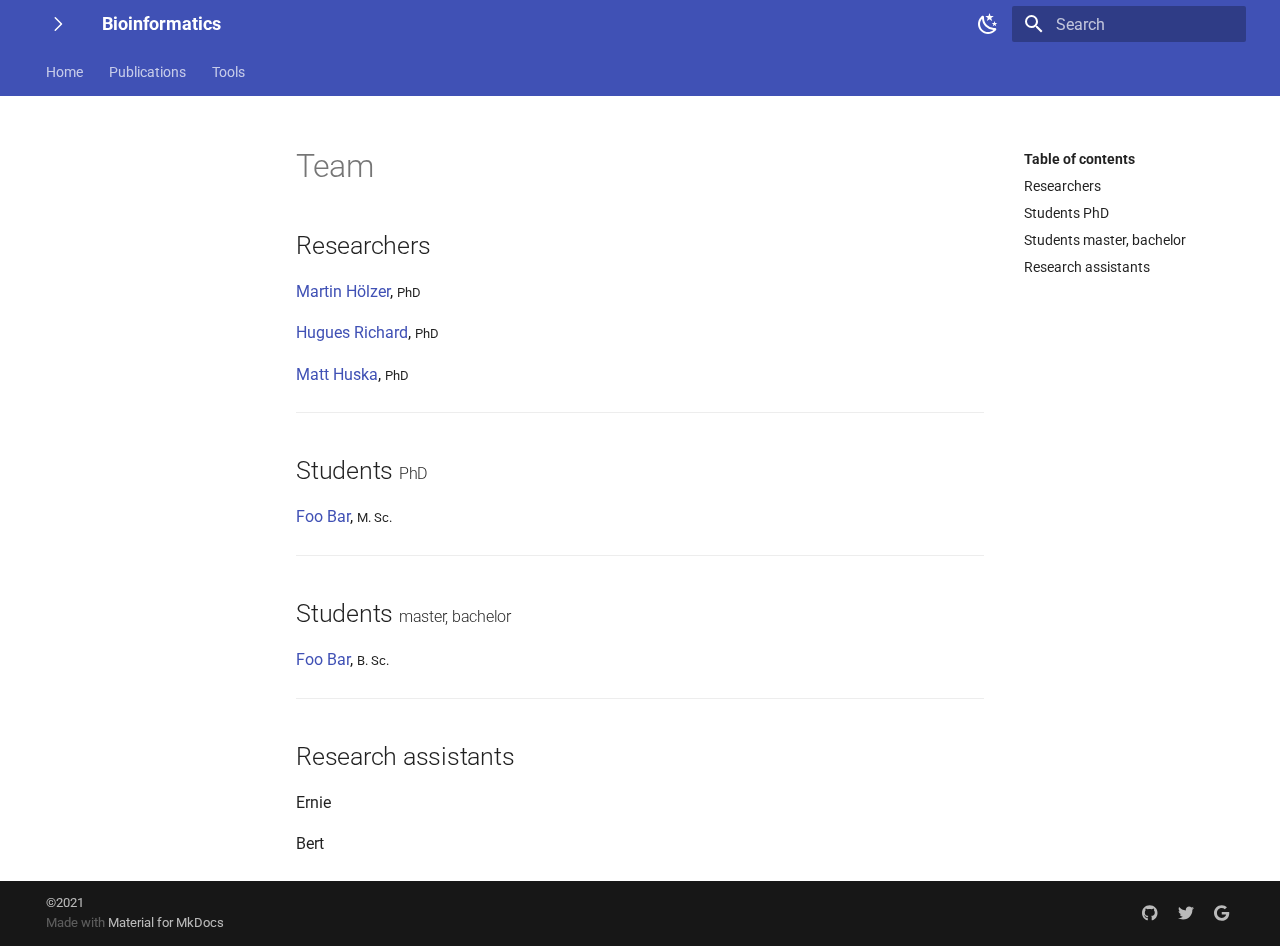
<file: team/index.html>
<!doctype html>
<html lang="en" class="no-js">
  <head>
    
      <meta charset="utf-8">
      <meta name="viewport" content="width=device-width,initial-scale=1">
      
      
      
      <link rel="icon" href="../assets/images/favicon.png">
      <meta name="generator" content="mkdocs-1.3.0, mkdocs-material-8.2.8">
    
    
      
        <title>Team - Bioinformatics</title>
      
    
    
      <link rel="stylesheet" href="../assets/stylesheets/main.644de097.min.css">
      
        
        <link rel="stylesheet" href="../assets/stylesheets/palette.e6a45f82.min.css">
        
      
    
    
    
      
        
        
        <link rel="preconnect" href="https://fonts.gstatic.com" crossorigin>
        <link rel="stylesheet" href="https://fonts.googleapis.com/css?family=Roboto:300,300i,400,400i,700,700i%7CRoboto+Mono:400,400i,700,700i&display=fallback">
        <style>:root{--md-text-font:"Roboto";--md-code-font:"Roboto Mono"}</style>
      
    
    
      <link rel="stylesheet" href="../stylesheets/extra.css">
    
    <script>__md_scope=new URL("..",location),__md_get=(e,_=localStorage,t=__md_scope)=>JSON.parse(_.getItem(t.pathname+"."+e)),__md_set=(e,_,t=localStorage,a=__md_scope)=>{try{t.setItem(a.pathname+"."+e,JSON.stringify(_))}catch(e){}}</script>
    
      

    
    
  </head>
  
  
    
    
      
    
    
    
    
    <body dir="ltr" data-md-color-scheme="default" data-md-color-primary="indigo" data-md-color-accent="deep-orange">
  
    
    
      <script>var palette=__md_get("__palette");if(palette&&"object"==typeof palette.color)for(var key of Object.keys(palette.color))document.body.setAttribute("data-md-color-"+key,palette.color[key])</script>
    
    <input class="md-toggle" data-md-toggle="drawer" type="checkbox" id="__drawer" autocomplete="off">
    <input class="md-toggle" data-md-toggle="search" type="checkbox" id="__search" autocomplete="off">
    <label class="md-overlay" for="__drawer"></label>
    <div data-md-component="skip">
      
        
        <a href="#team" class="md-skip">
          Skip to content
        </a>
      
    </div>
    <div data-md-component="announce">
      
    </div>
    
    
      

<header class="md-header" data-md-component="header">
  <nav class="md-header__inner md-grid" aria-label="Header">
    <a href=".." title="Bioinformatics" class="md-header__button md-logo" aria-label="Bioinformatics" data-md-component="logo">
      
  
  <svg xmlns="http://www.w3.org/2000/svg" viewBox="0 0 24 24"><path fill-rule="evenodd" d="M8.72 18.78a.75.75 0 0 0 1.06 0l6.25-6.25a.75.75 0 0 0 0-1.06L9.78 5.22a.75.75 0 0 0-1.06 1.06L14.44 12l-5.72 5.72a.75.75 0 0 0 0 1.06z"/></svg>

    </a>
    <label class="md-header__button md-icon" for="__drawer">
      <svg xmlns="http://www.w3.org/2000/svg" viewBox="0 0 24 24"><path d="M3 6h18v2H3V6m0 5h18v2H3v-2m0 5h18v2H3v-2z"/></svg>
    </label>
    <div class="md-header__title" data-md-component="header-title">
      <div class="md-header__ellipsis">
        <div class="md-header__topic">
          <span class="md-ellipsis">
            Bioinformatics
          </span>
        </div>
        <div class="md-header__topic" data-md-component="header-topic">
          <span class="md-ellipsis">
            
              Team
            
          </span>
        </div>
      </div>
    </div>
    
      <form class="md-header__option" data-md-component="palette">
        
          
          
          <input class="md-option" data-md-color-media="(prefers-color-scheme: light)" data-md-color-scheme="default" data-md-color-primary="indigo" data-md-color-accent="deep-orange"  aria-label="Switch to dark mode"  type="radio" name="__palette" id="__palette_1">
          
            <label class="md-header__button md-icon" title="Switch to dark mode" for="__palette_2" hidden>
              <svg xmlns="http://www.w3.org/2000/svg" viewBox="0 0 24 24"><path d="m17.75 4.09-2.53 1.94.91 3.06-2.63-1.81-2.63 1.81.91-3.06-2.53-1.94L12.44 4l1.06-3 1.06 3 3.19.09m3.5 6.91-1.64 1.25.59 1.98-1.7-1.17-1.7 1.17.59-1.98L15.75 11l2.06-.05L18.5 9l.69 1.95 2.06.05m-2.28 4.95c.83-.08 1.72 1.1 1.19 1.85-.32.45-.66.87-1.08 1.27C15.17 23 8.84 23 4.94 19.07c-3.91-3.9-3.91-10.24 0-14.14.4-.4.82-.76 1.27-1.08.75-.53 1.93.36 1.85 1.19-.27 2.86.69 5.83 2.89 8.02a9.96 9.96 0 0 0 8.02 2.89m-1.64 2.02a12.08 12.08 0 0 1-7.8-3.47c-2.17-2.19-3.33-5-3.49-7.82-2.81 3.14-2.7 7.96.31 10.98 3.02 3.01 7.84 3.12 10.98.31z"/></svg>
            </label>
          
        
          
          
          <input class="md-option" data-md-color-media="(prefers-color-scheme: dark)" data-md-color-scheme="slate" data-md-color-primary="red" data-md-color-accent="pink"  aria-label="Switch to light mode"  type="radio" name="__palette" id="__palette_2">
          
            <label class="md-header__button md-icon" title="Switch to light mode" for="__palette_1" hidden>
              <svg xmlns="http://www.w3.org/2000/svg" viewBox="0 0 24 24"><path d="M12 7a5 5 0 0 1 5 5 5 5 0 0 1-5 5 5 5 0 0 1-5-5 5 5 0 0 1 5-5m0 2a3 3 0 0 0-3 3 3 3 0 0 0 3 3 3 3 0 0 0 3-3 3 3 0 0 0-3-3m0-7 2.39 3.42C13.65 5.15 12.84 5 12 5c-.84 0-1.65.15-2.39.42L12 2M3.34 7l4.16-.35A7.2 7.2 0 0 0 5.94 8.5c-.44.74-.69 1.5-.83 2.29L3.34 7m.02 10 1.76-3.77a7.131 7.131 0 0 0 2.38 4.14L3.36 17M20.65 7l-1.77 3.79a7.023 7.023 0 0 0-2.38-4.15l4.15.36m-.01 10-4.14.36c.59-.51 1.12-1.14 1.54-1.86.42-.73.69-1.5.83-2.29L20.64 17M12 22l-2.41-3.44c.74.27 1.55.44 2.41.44.82 0 1.63-.17 2.37-.44L12 22z"/></svg>
            </label>
          
        
      </form>
    
    
    
      <label class="md-header__button md-icon" for="__search">
        <svg xmlns="http://www.w3.org/2000/svg" viewBox="0 0 24 24"><path d="M9.5 3A6.5 6.5 0 0 1 16 9.5c0 1.61-.59 3.09-1.56 4.23l.27.27h.79l5 5-1.5 1.5-5-5v-.79l-.27-.27A6.516 6.516 0 0 1 9.5 16 6.5 6.5 0 0 1 3 9.5 6.5 6.5 0 0 1 9.5 3m0 2C7 5 5 7 5 9.5S7 14 9.5 14 14 12 14 9.5 12 5 9.5 5z"/></svg>
      </label>
      <div class="md-search" data-md-component="search" role="dialog">
  <label class="md-search__overlay" for="__search"></label>
  <div class="md-search__inner" role="search">
    <form class="md-search__form" name="search">
      <input type="text" class="md-search__input" name="query" aria-label="Search" placeholder="Search" autocapitalize="off" autocorrect="off" autocomplete="off" spellcheck="false" data-md-component="search-query" required>
      <label class="md-search__icon md-icon" for="__search">
        <svg xmlns="http://www.w3.org/2000/svg" viewBox="0 0 24 24"><path d="M9.5 3A6.5 6.5 0 0 1 16 9.5c0 1.61-.59 3.09-1.56 4.23l.27.27h.79l5 5-1.5 1.5-5-5v-.79l-.27-.27A6.516 6.516 0 0 1 9.5 16 6.5 6.5 0 0 1 3 9.5 6.5 6.5 0 0 1 9.5 3m0 2C7 5 5 7 5 9.5S7 14 9.5 14 14 12 14 9.5 12 5 9.5 5z"/></svg>
        <svg xmlns="http://www.w3.org/2000/svg" viewBox="0 0 24 24"><path d="M20 11v2H8l5.5 5.5-1.42 1.42L4.16 12l7.92-7.92L13.5 5.5 8 11h12z"/></svg>
      </label>
      <nav class="md-search__options" aria-label="Search">
        
        <button type="reset" class="md-search__icon md-icon" aria-label="Clear" tabindex="-1">
          <svg xmlns="http://www.w3.org/2000/svg" viewBox="0 0 24 24"><path d="M19 6.41 17.59 5 12 10.59 6.41 5 5 6.41 10.59 12 5 17.59 6.41 19 12 13.41 17.59 19 19 17.59 13.41 12 19 6.41z"/></svg>
        </button>
      </nav>
      
    </form>
    <div class="md-search__output">
      <div class="md-search__scrollwrap" data-md-scrollfix>
        <div class="md-search-result" data-md-component="search-result">
          <div class="md-search-result__meta">
            Initializing search
          </div>
          <ol class="md-search-result__list"></ol>
        </div>
      </div>
    </div>
  </div>
</div>
    
    
  </nav>
  
</header>
    
    <div class="md-container" data-md-component="container">
      
      
        
          
            
<nav class="md-tabs" aria-label="Tabs" data-md-component="tabs">
  <div class="md-tabs__inner md-grid">
    <ul class="md-tabs__list">
      
        
  
  


  <li class="md-tabs__item">
    <a href=".." class="md-tabs__link">
      Home
    </a>
  </li>

      
        
  
  


  <li class="md-tabs__item">
    <a href="../publications/" class="md-tabs__link">
      Publications
    </a>
  </li>

      
        
  
  


  <li class="md-tabs__item">
    <a href="../tools/" class="md-tabs__link">
      Tools
    </a>
  </li>

      
    </ul>
  </div>
</nav>
          
        
      
      <main class="md-main" data-md-component="main">
        <div class="md-main__inner md-grid">
          
            
              
              <div class="md-sidebar md-sidebar--primary" data-md-component="sidebar" data-md-type="navigation" >
                <div class="md-sidebar__scrollwrap">
                  <div class="md-sidebar__inner">
                    

  


<nav class="md-nav md-nav--primary md-nav--lifted" aria-label="Navigation" data-md-level="0">
  <label class="md-nav__title" for="__drawer">
    <a href=".." title="Bioinformatics" class="md-nav__button md-logo" aria-label="Bioinformatics" data-md-component="logo">
      
  
  <svg xmlns="http://www.w3.org/2000/svg" viewBox="0 0 24 24"><path fill-rule="evenodd" d="M8.72 18.78a.75.75 0 0 0 1.06 0l6.25-6.25a.75.75 0 0 0 0-1.06L9.78 5.22a.75.75 0 0 0-1.06 1.06L14.44 12l-5.72 5.72a.75.75 0 0 0 0 1.06z"/></svg>

    </a>
    Bioinformatics
  </label>
  
  <ul class="md-nav__list" data-md-scrollfix>
    
      
      
      

  
  
  
    <li class="md-nav__item">
      <a href=".." class="md-nav__link">
        Home
      </a>
    </li>
  

    
      
      
      

  
  
  
    <li class="md-nav__item">
      <a href="../publications/" class="md-nav__link">
        Publications
      </a>
    </li>
  

    
      
      
      

  
  
  
    <li class="md-nav__item">
      <a href="../tools/" class="md-nav__link">
        Tools
      </a>
    </li>
  

    
  </ul>
</nav>
                  </div>
                </div>
              </div>
            
            
              
              <div class="md-sidebar md-sidebar--secondary" data-md-component="sidebar" data-md-type="toc" >
                <div class="md-sidebar__scrollwrap">
                  <div class="md-sidebar__inner">
                    

<nav class="md-nav md-nav--secondary" aria-label="Table of contents">
  
  
  
    
  
  
    <label class="md-nav__title" for="__toc">
      <span class="md-nav__icon md-icon"></span>
      Table of contents
    </label>
    <ul class="md-nav__list" data-md-component="toc" data-md-scrollfix>
      
        <li class="md-nav__item">
  <a href="#researchers" class="md-nav__link">
    Researchers
  </a>
  
</li>
      
        <li class="md-nav__item">
  <a href="#students-phd" class="md-nav__link">
    Students PhD
  </a>
  
</li>
      
        <li class="md-nav__item">
  <a href="#students-master-bachelor" class="md-nav__link">
    Students master, bachelor
  </a>
  
</li>
      
        <li class="md-nav__item">
  <a href="#research-assistants" class="md-nav__link">
    Research assistants
  </a>
  
</li>
      
    </ul>
  
</nav>
                  </div>
                </div>
              </div>
            
          
          <div class="md-content" data-md-component="content">
            <article class="md-content__inner md-typeset">
              
                


<h1 id="team">Team</h1>
<h2 id="researchers">Researchers</h2>
<p><a href="martin/">Martin Hölzer</a>, <font size="2">PhD</font> </p>
<p><a href="hugues/">Hugues Richard</a>, <font size="2">PhD</font> </p>
<p><a href="matt/">Matt Huska</a>, <font size="2">PhD</font> </p>
<hr />
<h2 id="students-phd">Students <font size="3">PhD</font></h2>
<p><a href="">Foo Bar</a>, <font size="2">M. Sc.</font> </p>
<hr />
<h2 id="students-master-bachelor">Students <font size="3">master, bachelor</font></h2>
<p><a href="">Foo Bar</a>, <font size="2">B. Sc.</font> </p>
<hr />
<h2 id="research-assistants">Research assistants</h2>
<p>Ernie</p>
<p>Bert</p>

              
            </article>
          </div>
        </div>
        
      </main>
      
        <footer class="md-footer">
  
  <div class="md-footer-meta md-typeset">
    <div class="md-footer-meta__inner md-grid">
      <div class="md-copyright">
  
    <div class="md-copyright__highlight">
      ©2021
    </div>
  
  
    Made with
    <a href="https://squidfunk.github.io/mkdocs-material/" target="_blank" rel="noopener">
      Material for MkDocs
    </a>
  
</div>
      
        <div class="md-social">
  
    
    
      
      
    
    <a href="https://github.com/rki-bir" target="_blank" rel="noopener" title="github.com" class="md-social__link">
      <svg xmlns="http://www.w3.org/2000/svg" viewBox="0 0 496 512"><!--! Font Awesome Free 6.1.1 by @fontawesome - https://fontawesome.com License - https://fontawesome.com/license/free (Icons: CC BY 4.0, Fonts: SIL OFL 1.1, Code: MIT License) Copyright 2022 Fonticons, Inc.--><path d="M165.9 397.4c0 2-2.3 3.6-5.2 3.6-3.3.3-5.6-1.3-5.6-3.6 0-2 2.3-3.6 5.2-3.6 3-.3 5.6 1.3 5.6 3.6zm-31.1-4.5c-.7 2 1.3 4.3 4.3 4.9 2.6 1 5.6 0 6.2-2s-1.3-4.3-4.3-5.2c-2.6-.7-5.5.3-6.2 2.3zm44.2-1.7c-2.9.7-4.9 2.6-4.6 4.9.3 2 2.9 3.3 5.9 2.6 2.9-.7 4.9-2.6 4.6-4.6-.3-1.9-3-3.2-5.9-2.9zM244.8 8C106.1 8 0 113.3 0 252c0 110.9 69.8 205.8 169.5 239.2 12.8 2.3 17.3-5.6 17.3-12.1 0-6.2-.3-40.4-.3-61.4 0 0-70 15-84.7-29.8 0 0-11.4-29.1-27.8-36.6 0 0-22.9-15.7 1.6-15.4 0 0 24.9 2 38.6 25.8 21.9 38.6 58.6 27.5 72.9 20.9 2.3-16 8.8-27.1 16-33.7-55.9-6.2-112.3-14.3-112.3-110.5 0-27.5 7.6-41.3 23.6-58.9-2.6-6.5-11.1-33.3 2.6-67.9 20.9-6.5 69 27 69 27 20-5.6 41.5-8.5 62.8-8.5s42.8 2.9 62.8 8.5c0 0 48.1-33.6 69-27 13.7 34.7 5.2 61.4 2.6 67.9 16 17.7 25.8 31.5 25.8 58.9 0 96.5-58.9 104.2-114.8 110.5 9.2 7.9 17 22.9 17 46.4 0 33.7-.3 75.4-.3 83.6 0 6.5 4.6 14.4 17.3 12.1C428.2 457.8 496 362.9 496 252 496 113.3 383.5 8 244.8 8zM97.2 352.9c-1.3 1-1 3.3.7 5.2 1.6 1.6 3.9 2.3 5.2 1 1.3-1 1-3.3-.7-5.2-1.6-1.6-3.9-2.3-5.2-1zm-10.8-8.1c-.7 1.3.3 2.9 2.3 3.9 1.6 1 3.6.7 4.3-.7.7-1.3-.3-2.9-2.3-3.9-2-.6-3.6-.3-4.3.7zm32.4 35.6c-1.6 1.3-1 4.3 1.3 6.2 2.3 2.3 5.2 2.6 6.5 1 1.3-1.3.7-4.3-1.3-6.2-2.2-2.3-5.2-2.6-6.5-1zm-11.4-14.7c-1.6 1-1.6 3.6 0 5.9 1.6 2.3 4.3 3.3 5.6 2.3 1.6-1.3 1.6-3.9 0-6.2-1.4-2.3-4-3.3-5.6-2z"/></svg>
    </a>
  
    
    
      
      
    
    <a href="https://twitter.com/martinhoelzer" target="_blank" rel="noopener" title="twitter.com" class="md-social__link">
      <svg xmlns="http://www.w3.org/2000/svg" viewBox="0 0 512 512"><!--! Font Awesome Free 6.1.1 by @fontawesome - https://fontawesome.com License - https://fontawesome.com/license/free (Icons: CC BY 4.0, Fonts: SIL OFL 1.1, Code: MIT License) Copyright 2022 Fonticons, Inc.--><path d="M459.37 151.716c.325 4.548.325 9.097.325 13.645 0 138.72-105.583 298.558-298.558 298.558-59.452 0-114.68-17.219-161.137-47.106 8.447.974 16.568 1.299 25.34 1.299 49.055 0 94.213-16.568 130.274-44.832-46.132-.975-84.792-31.188-98.112-72.772 6.498.974 12.995 1.624 19.818 1.624 9.421 0 18.843-1.3 27.614-3.573-48.081-9.747-84.143-51.98-84.143-102.985v-1.299c13.969 7.797 30.214 12.67 47.431 13.319-28.264-18.843-46.781-51.005-46.781-87.391 0-19.492 5.197-37.36 14.294-52.954 51.655 63.675 129.3 105.258 216.365 109.807-1.624-7.797-2.599-15.918-2.599-24.04 0-57.828 46.782-104.934 104.934-104.934 30.213 0 57.502 12.67 76.67 33.137 23.715-4.548 46.456-13.32 66.599-25.34-7.798 24.366-24.366 44.833-46.132 57.827 21.117-2.273 41.584-8.122 60.426-16.243-14.292 20.791-32.161 39.308-52.628 54.253z"/></svg>
    </a>
  
    
    
      
      
    
    <a href="https://scholar.google.com/citations?user=DMZ7Hc8AAAAJ&hl=en" target="_blank" rel="noopener" title="scholar.google.com" class="md-social__link">
      <svg xmlns="http://www.w3.org/2000/svg" viewBox="0 0 488 512"><!--! Font Awesome Free 6.1.1 by @fontawesome - https://fontawesome.com License - https://fontawesome.com/license/free (Icons: CC BY 4.0, Fonts: SIL OFL 1.1, Code: MIT License) Copyright 2022 Fonticons, Inc.--><path d="M488 261.8C488 403.3 391.1 504 248 504 110.8 504 0 393.2 0 256S110.8 8 248 8c66.8 0 123 24.5 166.3 64.9l-67.5 64.9C258.5 52.6 94.3 116.6 94.3 256c0 86.5 69.1 156.6 153.7 156.6 98.2 0 135-70.4 140.8-106.9H248v-85.3h236.1c2.3 12.7 3.9 24.9 3.9 41.4z"/></svg>
    </a>
  
</div>
      
    </div>
  </div>
</footer>
      
    </div>
    <div class="md-dialog" data-md-component="dialog">
      <div class="md-dialog__inner md-typeset"></div>
    </div>
    <script id="__config" type="application/json">{"base": "..", "features": ["navigation.tabs"], "search": "../assets/javascripts/workers/search.5e67fbfe.min.js", "translations": {"clipboard.copied": "Copied to clipboard", "clipboard.copy": "Copy to clipboard", "search.config.lang": "en", "search.config.pipeline": "trimmer, stopWordFilter", "search.config.separator": "[\\s\\-]+", "search.placeholder": "Search", "search.result.more.one": "1 more on this page", "search.result.more.other": "# more on this page", "search.result.none": "No matching documents", "search.result.one": "1 matching document", "search.result.other": "# matching documents", "search.result.placeholder": "Type to start searching", "search.result.term.missing": "Missing", "select.version.title": "Select version"}}</script>
    
    
      <script src="../assets/javascripts/bundle.c44cc438.min.js"></script>
      
    
  </body>
</html>
</file>
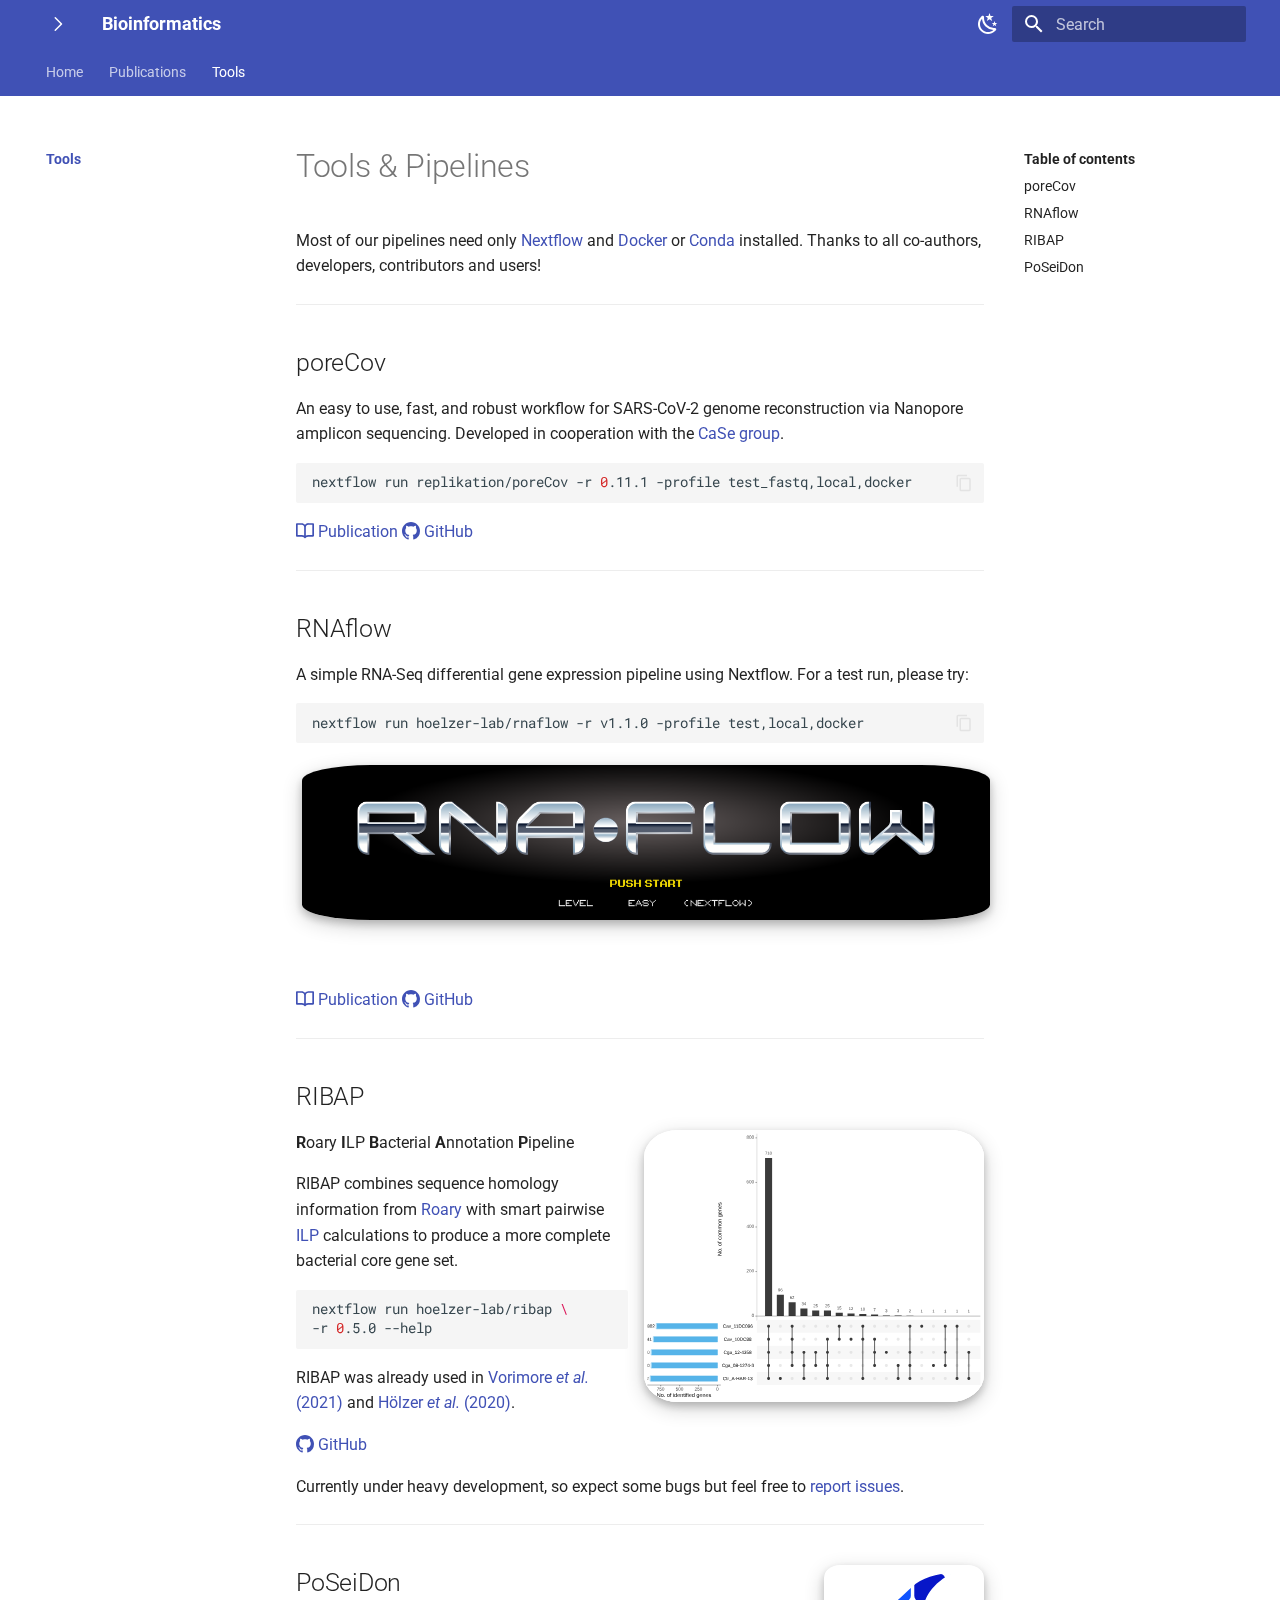
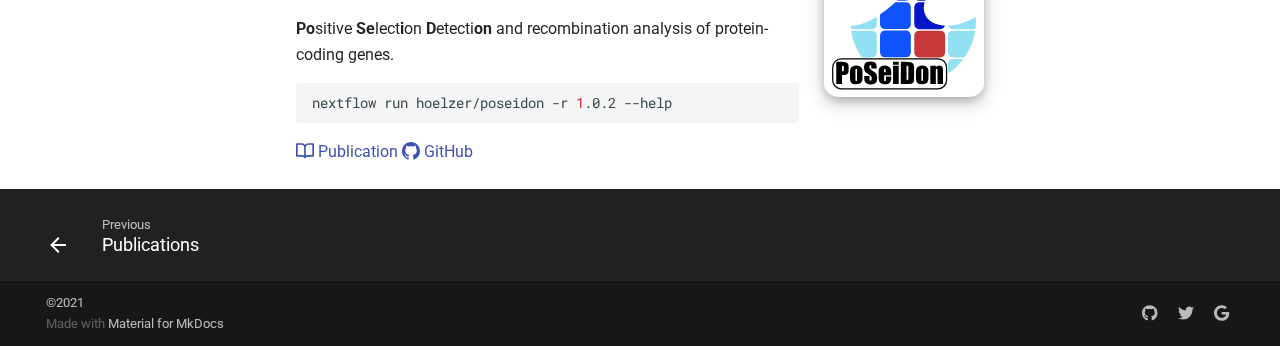
<file: tools/index.html>
<!doctype html>
<html lang="en" class="no-js">
  <head>
    
      <meta charset="utf-8">
      <meta name="viewport" content="width=device-width,initial-scale=1">
      
      
      
      <link rel="icon" href="../assets/images/favicon.png">
      <meta name="generator" content="mkdocs-1.3.0, mkdocs-material-8.2.8">
    
    
      
        <title>Tools - Bioinformatics</title>
      
    
    
      <link rel="stylesheet" href="../assets/stylesheets/main.644de097.min.css">
      
        
        <link rel="stylesheet" href="../assets/stylesheets/palette.e6a45f82.min.css">
        
      
    
    
    
      
        
        
        <link rel="preconnect" href="https://fonts.gstatic.com" crossorigin>
        <link rel="stylesheet" href="https://fonts.googleapis.com/css?family=Roboto:300,300i,400,400i,700,700i%7CRoboto+Mono:400,400i,700,700i&display=fallback">
        <style>:root{--md-text-font:"Roboto";--md-code-font:"Roboto Mono"}</style>
      
    
    
      <link rel="stylesheet" href="../stylesheets/extra.css">
    
    <script>__md_scope=new URL("..",location),__md_get=(e,_=localStorage,t=__md_scope)=>JSON.parse(_.getItem(t.pathname+"."+e)),__md_set=(e,_,t=localStorage,a=__md_scope)=>{try{t.setItem(a.pathname+"."+e,JSON.stringify(_))}catch(e){}}</script>
    
      

    
    
  </head>
  
  
    
    
      
    
    
    
    
    <body dir="ltr" data-md-color-scheme="default" data-md-color-primary="indigo" data-md-color-accent="deep-orange">
  
    
    
      <script>var palette=__md_get("__palette");if(palette&&"object"==typeof palette.color)for(var key of Object.keys(palette.color))document.body.setAttribute("data-md-color-"+key,palette.color[key])</script>
    
    <input class="md-toggle" data-md-toggle="drawer" type="checkbox" id="__drawer" autocomplete="off">
    <input class="md-toggle" data-md-toggle="search" type="checkbox" id="__search" autocomplete="off">
    <label class="md-overlay" for="__drawer"></label>
    <div data-md-component="skip">
      
        
        <a href="#tools-pipelines" class="md-skip">
          Skip to content
        </a>
      
    </div>
    <div data-md-component="announce">
      
    </div>
    
    
      

<header class="md-header" data-md-component="header">
  <nav class="md-header__inner md-grid" aria-label="Header">
    <a href=".." title="Bioinformatics" class="md-header__button md-logo" aria-label="Bioinformatics" data-md-component="logo">
      
  
  <svg xmlns="http://www.w3.org/2000/svg" viewBox="0 0 24 24"><path fill-rule="evenodd" d="M8.72 18.78a.75.75 0 0 0 1.06 0l6.25-6.25a.75.75 0 0 0 0-1.06L9.78 5.22a.75.75 0 0 0-1.06 1.06L14.44 12l-5.72 5.72a.75.75 0 0 0 0 1.06z"/></svg>

    </a>
    <label class="md-header__button md-icon" for="__drawer">
      <svg xmlns="http://www.w3.org/2000/svg" viewBox="0 0 24 24"><path d="M3 6h18v2H3V6m0 5h18v2H3v-2m0 5h18v2H3v-2z"/></svg>
    </label>
    <div class="md-header__title" data-md-component="header-title">
      <div class="md-header__ellipsis">
        <div class="md-header__topic">
          <span class="md-ellipsis">
            Bioinformatics
          </span>
        </div>
        <div class="md-header__topic" data-md-component="header-topic">
          <span class="md-ellipsis">
            
              Tools
            
          </span>
        </div>
      </div>
    </div>
    
      <form class="md-header__option" data-md-component="palette">
        
          
          
          <input class="md-option" data-md-color-media="(prefers-color-scheme: light)" data-md-color-scheme="default" data-md-color-primary="indigo" data-md-color-accent="deep-orange"  aria-label="Switch to dark mode"  type="radio" name="__palette" id="__palette_1">
          
            <label class="md-header__button md-icon" title="Switch to dark mode" for="__palette_2" hidden>
              <svg xmlns="http://www.w3.org/2000/svg" viewBox="0 0 24 24"><path d="m17.75 4.09-2.53 1.94.91 3.06-2.63-1.81-2.63 1.81.91-3.06-2.53-1.94L12.44 4l1.06-3 1.06 3 3.19.09m3.5 6.91-1.64 1.25.59 1.98-1.7-1.17-1.7 1.17.59-1.98L15.75 11l2.06-.05L18.5 9l.69 1.95 2.06.05m-2.28 4.95c.83-.08 1.72 1.1 1.19 1.85-.32.45-.66.87-1.08 1.27C15.17 23 8.84 23 4.94 19.07c-3.91-3.9-3.91-10.24 0-14.14.4-.4.82-.76 1.27-1.08.75-.53 1.93.36 1.85 1.19-.27 2.86.69 5.83 2.89 8.02a9.96 9.96 0 0 0 8.02 2.89m-1.64 2.02a12.08 12.08 0 0 1-7.8-3.47c-2.17-2.19-3.33-5-3.49-7.82-2.81 3.14-2.7 7.96.31 10.98 3.02 3.01 7.84 3.12 10.98.31z"/></svg>
            </label>
          
        
          
          
          <input class="md-option" data-md-color-media="(prefers-color-scheme: dark)" data-md-color-scheme="slate" data-md-color-primary="red" data-md-color-accent="pink"  aria-label="Switch to light mode"  type="radio" name="__palette" id="__palette_2">
          
            <label class="md-header__button md-icon" title="Switch to light mode" for="__palette_1" hidden>
              <svg xmlns="http://www.w3.org/2000/svg" viewBox="0 0 24 24"><path d="M12 7a5 5 0 0 1 5 5 5 5 0 0 1-5 5 5 5 0 0 1-5-5 5 5 0 0 1 5-5m0 2a3 3 0 0 0-3 3 3 3 0 0 0 3 3 3 3 0 0 0 3-3 3 3 0 0 0-3-3m0-7 2.39 3.42C13.65 5.15 12.84 5 12 5c-.84 0-1.65.15-2.39.42L12 2M3.34 7l4.16-.35A7.2 7.2 0 0 0 5.94 8.5c-.44.74-.69 1.5-.83 2.29L3.34 7m.02 10 1.76-3.77a7.131 7.131 0 0 0 2.38 4.14L3.36 17M20.65 7l-1.77 3.79a7.023 7.023 0 0 0-2.38-4.15l4.15.36m-.01 10-4.14.36c.59-.51 1.12-1.14 1.54-1.86.42-.73.69-1.5.83-2.29L20.64 17M12 22l-2.41-3.44c.74.27 1.55.44 2.41.44.82 0 1.63-.17 2.37-.44L12 22z"/></svg>
            </label>
          
        
      </form>
    
    
    
      <label class="md-header__button md-icon" for="__search">
        <svg xmlns="http://www.w3.org/2000/svg" viewBox="0 0 24 24"><path d="M9.5 3A6.5 6.5 0 0 1 16 9.5c0 1.61-.59 3.09-1.56 4.23l.27.27h.79l5 5-1.5 1.5-5-5v-.79l-.27-.27A6.516 6.516 0 0 1 9.5 16 6.5 6.5 0 0 1 3 9.5 6.5 6.5 0 0 1 9.5 3m0 2C7 5 5 7 5 9.5S7 14 9.5 14 14 12 14 9.5 12 5 9.5 5z"/></svg>
      </label>
      <div class="md-search" data-md-component="search" role="dialog">
  <label class="md-search__overlay" for="__search"></label>
  <div class="md-search__inner" role="search">
    <form class="md-search__form" name="search">
      <input type="text" class="md-search__input" name="query" aria-label="Search" placeholder="Search" autocapitalize="off" autocorrect="off" autocomplete="off" spellcheck="false" data-md-component="search-query" required>
      <label class="md-search__icon md-icon" for="__search">
        <svg xmlns="http://www.w3.org/2000/svg" viewBox="0 0 24 24"><path d="M9.5 3A6.5 6.5 0 0 1 16 9.5c0 1.61-.59 3.09-1.56 4.23l.27.27h.79l5 5-1.5 1.5-5-5v-.79l-.27-.27A6.516 6.516 0 0 1 9.5 16 6.5 6.5 0 0 1 3 9.5 6.5 6.5 0 0 1 9.5 3m0 2C7 5 5 7 5 9.5S7 14 9.5 14 14 12 14 9.5 12 5 9.5 5z"/></svg>
        <svg xmlns="http://www.w3.org/2000/svg" viewBox="0 0 24 24"><path d="M20 11v2H8l5.5 5.5-1.42 1.42L4.16 12l7.92-7.92L13.5 5.5 8 11h12z"/></svg>
      </label>
      <nav class="md-search__options" aria-label="Search">
        
        <button type="reset" class="md-search__icon md-icon" aria-label="Clear" tabindex="-1">
          <svg xmlns="http://www.w3.org/2000/svg" viewBox="0 0 24 24"><path d="M19 6.41 17.59 5 12 10.59 6.41 5 5 6.41 10.59 12 5 17.59 6.41 19 12 13.41 17.59 19 19 17.59 13.41 12 19 6.41z"/></svg>
        </button>
      </nav>
      
    </form>
    <div class="md-search__output">
      <div class="md-search__scrollwrap" data-md-scrollfix>
        <div class="md-search-result" data-md-component="search-result">
          <div class="md-search-result__meta">
            Initializing search
          </div>
          <ol class="md-search-result__list"></ol>
        </div>
      </div>
    </div>
  </div>
</div>
    
    
  </nav>
  
</header>
    
    <div class="md-container" data-md-component="container">
      
      
        
          
            
<nav class="md-tabs" aria-label="Tabs" data-md-component="tabs">
  <div class="md-tabs__inner md-grid">
    <ul class="md-tabs__list">
      
        
  
  


  <li class="md-tabs__item">
    <a href=".." class="md-tabs__link">
      Home
    </a>
  </li>

      
        
  
  


  <li class="md-tabs__item">
    <a href="../publications/" class="md-tabs__link">
      Publications
    </a>
  </li>

      
        
  
  
    
  


  <li class="md-tabs__item">
    <a href="./" class="md-tabs__link md-tabs__link--active">
      Tools
    </a>
  </li>

      
    </ul>
  </div>
</nav>
          
        
      
      <main class="md-main" data-md-component="main">
        <div class="md-main__inner md-grid">
          
            
              
              <div class="md-sidebar md-sidebar--primary" data-md-component="sidebar" data-md-type="navigation" >
                <div class="md-sidebar__scrollwrap">
                  <div class="md-sidebar__inner">
                    

  


<nav class="md-nav md-nav--primary md-nav--lifted" aria-label="Navigation" data-md-level="0">
  <label class="md-nav__title" for="__drawer">
    <a href=".." title="Bioinformatics" class="md-nav__button md-logo" aria-label="Bioinformatics" data-md-component="logo">
      
  
  <svg xmlns="http://www.w3.org/2000/svg" viewBox="0 0 24 24"><path fill-rule="evenodd" d="M8.72 18.78a.75.75 0 0 0 1.06 0l6.25-6.25a.75.75 0 0 0 0-1.06L9.78 5.22a.75.75 0 0 0-1.06 1.06L14.44 12l-5.72 5.72a.75.75 0 0 0 0 1.06z"/></svg>

    </a>
    Bioinformatics
  </label>
  
  <ul class="md-nav__list" data-md-scrollfix>
    
      
      
      

  
  
  
    <li class="md-nav__item">
      <a href=".." class="md-nav__link">
        Home
      </a>
    </li>
  

    
      
      
      

  
  
  
    <li class="md-nav__item">
      <a href="../publications/" class="md-nav__link">
        Publications
      </a>
    </li>
  

    
      
      
      

  
  
    
  
  
    <li class="md-nav__item md-nav__item--active">
      
      <input class="md-nav__toggle md-toggle" data-md-toggle="toc" type="checkbox" id="__toc">
      
      
        
      
      
        <label class="md-nav__link md-nav__link--active" for="__toc">
          Tools
          <span class="md-nav__icon md-icon"></span>
        </label>
      
      <a href="./" class="md-nav__link md-nav__link--active">
        Tools
      </a>
      
        

<nav class="md-nav md-nav--secondary" aria-label="Table of contents">
  
  
  
    
  
  
    <label class="md-nav__title" for="__toc">
      <span class="md-nav__icon md-icon"></span>
      Table of contents
    </label>
    <ul class="md-nav__list" data-md-component="toc" data-md-scrollfix>
      
        <li class="md-nav__item">
  <a href="#porecov" class="md-nav__link">
    poreCov
  </a>
  
</li>
      
        <li class="md-nav__item">
  <a href="#rnaflow" class="md-nav__link">
    RNAflow
  </a>
  
</li>
      
        <li class="md-nav__item">
  <a href="#ribap" class="md-nav__link">
    RIBAP
  </a>
  
</li>
      
        <li class="md-nav__item">
  <a href="#poseidon" class="md-nav__link">
    PoSeiDon
  </a>
  
</li>
      
    </ul>
  
</nav>
      
    </li>
  

    
  </ul>
</nav>
                  </div>
                </div>
              </div>
            
            
              
              <div class="md-sidebar md-sidebar--secondary" data-md-component="sidebar" data-md-type="toc" >
                <div class="md-sidebar__scrollwrap">
                  <div class="md-sidebar__inner">
                    

<nav class="md-nav md-nav--secondary" aria-label="Table of contents">
  
  
  
    
  
  
    <label class="md-nav__title" for="__toc">
      <span class="md-nav__icon md-icon"></span>
      Table of contents
    </label>
    <ul class="md-nav__list" data-md-component="toc" data-md-scrollfix>
      
        <li class="md-nav__item">
  <a href="#porecov" class="md-nav__link">
    poreCov
  </a>
  
</li>
      
        <li class="md-nav__item">
  <a href="#rnaflow" class="md-nav__link">
    RNAflow
  </a>
  
</li>
      
        <li class="md-nav__item">
  <a href="#ribap" class="md-nav__link">
    RIBAP
  </a>
  
</li>
      
        <li class="md-nav__item">
  <a href="#poseidon" class="md-nav__link">
    PoSeiDon
  </a>
  
</li>
      
    </ul>
  
</nav>
                  </div>
                </div>
              </div>
            
          
          <div class="md-content" data-md-component="content">
            <article class="md-content__inner md-typeset">
              
                


<h1 id="tools-pipelines">Tools &amp; Pipelines</h1>
<p>Most of our pipelines need only <a href="https://www.nextflow.io/">Nextflow</a> and <a href="https://docs.docker.com/v17.09/engine/installation/linux/docker-ce/ubuntu/#install-docker-ce">Docker</a> or <a href="https://docs.conda.io/en/latest/miniconda.html">Conda</a> installed. Thanks to all co-authors, developers, contributors and users! </p>
<hr />
<h2 id="porecov">poreCov</h2>
<p>An easy to use, fast, and robust workflow for SARS-CoV-2 genome reconstruction via Nanopore amplicon sequencing. Developed in cooperation with the <a href="https://case-group.github.io">CaSe group</a>.</p>
<div class="highlight"><pre><span></span><code>nextflow run replikation/poreCov -r <span class="m">0</span>.11.1 -profile test_fastq,local,docker
</code></pre></div>
<!--[![](/tools/porecov.png#shadow#round)](https://github.com/replikation/poreCov)-->
<p><a href="https://www.frontiersin.org/articles/10.3389/fgene.2021.711437/full"><span class="twemoji"><svg xmlns="http://www.w3.org/2000/svg" viewBox="0 0 16 16"><path fill-rule="evenodd" d="M0 1.75A.75.75 0 0 1 .75 1h4.253c1.227 0 2.317.59 3 1.501A3.744 3.744 0 0 1 11.006 1h4.245a.75.75 0 0 1 .75.75v10.5a.75.75 0 0 1-.75.75h-4.507a2.25 2.25 0 0 0-1.591.659l-.622.621a.75.75 0 0 1-1.06 0l-.622-.621A2.25 2.25 0 0 0 5.258 13H.75a.75.75 0 0 1-.75-.75V1.75zm8.755 3a2.25 2.25 0 0 1 2.25-2.25H14.5v9h-3.757c-.71 0-1.4.201-1.992.572l.004-7.322zm-1.504 7.324.004-5.073-.002-2.253A2.25 2.25 0 0 0 5.003 2.5H1.5v9h3.757a3.75 3.75 0 0 1 1.994.574z"/></svg></span> Publication</a> 
<a href="https://github.com/replikation/poreCov"><span class="twemoji"><svg xmlns="http://www.w3.org/2000/svg" viewBox="0 0 16 16"><path fill-rule="evenodd" d="M8 0C3.58 0 0 3.58 0 8c0 3.54 2.29 6.53 5.47 7.59.4.07.55-.17.55-.38 0-.19-.01-.82-.01-1.49-2.01.37-2.53-.49-2.69-.94-.09-.23-.48-.94-.82-1.13-.28-.15-.68-.52-.01-.53.63-.01 1.08.58 1.23.82.72 1.21 1.87.87 2.33.66.07-.52.28-.87.51-1.07-1.78-.2-3.64-.89-3.64-3.95 0-.87.31-1.59.82-2.15-.08-.2-.36-1.02.08-2.12 0 0 .67-.21 2.2.82.64-.18 1.32-.27 2-.27.68 0 1.36.09 2 .27 1.53-1.04 2.2-.82 2.2-.82.44 1.1.16 1.92.08 2.12.51.56.82 1.27.82 2.15 0 3.07-1.87 3.75-3.65 3.95.29.25.54.73.54 1.48 0 1.07-.01 1.93-.01 2.2 0 .21.15.46.55.38A8.013 8.013 0 0 0 16 8c0-4.42-3.58-8-8-8z"/></svg></span> GitHub</a></p>
<hr />
<h2 id="rnaflow">RNAflow</h2>
<p>A simple RNA-Seq differential gene expression pipeline using Nextflow. For a test run, please try:</p>
<div class="highlight"><pre><span></span><code>nextflow run hoelzer-lab/rnaflow -r v1.1.0 -profile test,local,docker
</code></pre></div>
<p><a href="https://github.com/hoelzer-lab/rnaflow"><img alt="" src="/tools/rnaflow.png#shadow#round" /></a>
<a href="https://www.biorxiv.org/content/10.1101/2020.07.24.219899v1"><span class="twemoji"><svg xmlns="http://www.w3.org/2000/svg" viewBox="0 0 16 16"><path fill-rule="evenodd" d="M0 1.75A.75.75 0 0 1 .75 1h4.253c1.227 0 2.317.59 3 1.501A3.744 3.744 0 0 1 11.006 1h4.245a.75.75 0 0 1 .75.75v10.5a.75.75 0 0 1-.75.75h-4.507a2.25 2.25 0 0 0-1.591.659l-.622.621a.75.75 0 0 1-1.06 0l-.622-.621A2.25 2.25 0 0 0 5.258 13H.75a.75.75 0 0 1-.75-.75V1.75zm8.755 3a2.25 2.25 0 0 1 2.25-2.25H14.5v9h-3.757c-.71 0-1.4.201-1.992.572l.004-7.322zm-1.504 7.324.004-5.073-.002-2.253A2.25 2.25 0 0 0 5.003 2.5H1.5v9h3.757a3.75 3.75 0 0 1 1.994.574z"/></svg></span> Publication</a> 
<a href="https://github.com/hoelzer-lab/rnaflow"><span class="twemoji"><svg xmlns="http://www.w3.org/2000/svg" viewBox="0 0 16 16"><path fill-rule="evenodd" d="M8 0C3.58 0 0 3.58 0 8c0 3.54 2.29 6.53 5.47 7.59.4.07.55-.17.55-.38 0-.19-.01-.82-.01-1.49-2.01.37-2.53-.49-2.69-.94-.09-.23-.48-.94-.82-1.13-.28-.15-.68-.52-.01-.53.63-.01 1.08.58 1.23.82.72 1.21 1.87.87 2.33.66.07-.52.28-.87.51-1.07-1.78-.2-3.64-.89-3.64-3.95 0-.87.31-1.59.82-2.15-.08-.2-.36-1.02.08-2.12 0 0 .67-.21 2.2.82.64-.18 1.32-.27 2-.27.68 0 1.36.09 2 .27 1.53-1.04 2.2-.82 2.2-.82.44 1.1.16 1.92.08 2.12.51.56.82 1.27.82 2.15 0 3.07-1.87 3.75-3.65 3.95.29.25.54.73.54 1.48 0 1.07-.01 1.93-.01 2.2 0 .21.15.46.55.38A8.013 8.013 0 0 0 16 8c0-4.42-3.58-8-8-8z"/></svg></span> GitHub</a></p>
<hr />
<h2 id="ribap">RIBAP</h2>
<p><a href="upsetr.svg"><img align="right" alt="" src="/tools/upsetr.svg#shadow#round" style="width:340px" /></a></p>
<p><strong>R</strong>oary <strong>I</strong>LP <strong>B</strong>acterial <strong>A</strong>nnotation <strong>P</strong>ipeline</p>
<p>RIBAP combines sequence homology information from <a href="https://github.com/sanger-pathogens/Roary">Roary</a> with smart pairwise <a href="https://www.ncbi.nlm.nih.gov/pmc/articles/PMC4391664/">ILP</a> calculations to produce a more complete bacterial core gene set. </p>
<div class="highlight"><pre><span></span><code>nextflow run hoelzer-lab/ribap <span class="se">\</span>
-r <span class="m">0</span>.5.0 --help
</code></pre></div>
<p>RIBAP was already used in <a href="https://doi.org/10.1016/j.syapm.2021.126200">Vorimore <em>et al.</em> (2021)</a> and <a href="https://www.mdpi.com/2076-0817/9/11/899">Hölzer <em>et al.</em> (2020)</a>. </p>
<p><a href="https://github.com/hoelzer-lab/ribap"><span class="twemoji"><svg xmlns="http://www.w3.org/2000/svg" viewBox="0 0 16 16"><path fill-rule="evenodd" d="M8 0C3.58 0 0 3.58 0 8c0 3.54 2.29 6.53 5.47 7.59.4.07.55-.17.55-.38 0-.19-.01-.82-.01-1.49-2.01.37-2.53-.49-2.69-.94-.09-.23-.48-.94-.82-1.13-.28-.15-.68-.52-.01-.53.63-.01 1.08.58 1.23.82.72 1.21 1.87.87 2.33.66.07-.52.28-.87.51-1.07-1.78-.2-3.64-.89-3.64-3.95 0-.87.31-1.59.82-2.15-.08-.2-.36-1.02.08-2.12 0 0 .67-.21 2.2.82.64-.18 1.32-.27 2-.27.68 0 1.36.09 2 .27 1.53-1.04 2.2-.82 2.2-.82.44 1.1.16 1.92.08 2.12.51.56.82 1.27.82 2.15 0 3.07-1.87 3.75-3.65 3.95.29.25.54.73.54 1.48 0 1.07-.01 1.93-.01 2.2 0 .21.15.46.55.38A8.013 8.013 0 0 0 16 8c0-4.42-3.58-8-8-8z"/></svg></span> GitHub</a></p>
<p>Currently under heavy development, so expect some bugs but feel free to <a href="https://github.com/hoelzer-lab/ribap/issues">report issues</a>.</p>
<hr />
<h2 id="poseidon">PoSeiDon <a href="https://github.com/hoelzer/poseidon"><img align="right" alt="" src="/tools/poseidon.svg#shadow#round" style="width:160px" /></a></h2>
<p><strong>Po</strong>sitive <strong>Se</strong>lect<strong>i</strong>on <strong>D</strong>etecti<strong>on</strong> and recombination analysis of protein-coding genes.</p>
<div class="highlight"><pre><span></span><code>nextflow run hoelzer/poseidon -r <span class="m">1</span>.0.2 --help
</code></pre></div>
<p><a href="https://doi.org/10.1093/bioinformatics/btaa695"><span class="twemoji"><svg xmlns="http://www.w3.org/2000/svg" viewBox="0 0 16 16"><path fill-rule="evenodd" d="M0 1.75A.75.75 0 0 1 .75 1h4.253c1.227 0 2.317.59 3 1.501A3.744 3.744 0 0 1 11.006 1h4.245a.75.75 0 0 1 .75.75v10.5a.75.75 0 0 1-.75.75h-4.507a2.25 2.25 0 0 0-1.591.659l-.622.621a.75.75 0 0 1-1.06 0l-.622-.621A2.25 2.25 0 0 0 5.258 13H.75a.75.75 0 0 1-.75-.75V1.75zm8.755 3a2.25 2.25 0 0 1 2.25-2.25H14.5v9h-3.757c-.71 0-1.4.201-1.992.572l.004-7.322zm-1.504 7.324.004-5.073-.002-2.253A2.25 2.25 0 0 0 5.003 2.5H1.5v9h3.757a3.75 3.75 0 0 1 1.994.574z"/></svg></span> Publication</a> 
<a href="https://github.com/hoelzer/poseidon"><span class="twemoji"><svg xmlns="http://www.w3.org/2000/svg" viewBox="0 0 16 16"><path fill-rule="evenodd" d="M8 0C3.58 0 0 3.58 0 8c0 3.54 2.29 6.53 5.47 7.59.4.07.55-.17.55-.38 0-.19-.01-.82-.01-1.49-2.01.37-2.53-.49-2.69-.94-.09-.23-.48-.94-.82-1.13-.28-.15-.68-.52-.01-.53.63-.01 1.08.58 1.23.82.72 1.21 1.87.87 2.33.66.07-.52.28-.87.51-1.07-1.78-.2-3.64-.89-3.64-3.95 0-.87.31-1.59.82-2.15-.08-.2-.36-1.02.08-2.12 0 0 .67-.21 2.2.82.64-.18 1.32-.27 2-.27.68 0 1.36.09 2 .27 1.53-1.04 2.2-.82 2.2-.82.44 1.1.16 1.92.08 2.12.51.56.82 1.27.82 2.15 0 3.07-1.87 3.75-3.65 3.95.29.25.54.73.54 1.48 0 1.07-.01 1.93-.01 2.2 0 .21.15.46.55.38A8.013 8.013 0 0 0 16 8c0-4.42-3.58-8-8-8z"/></svg></span> GitHub</a></p>
<!--
---
## PCAGO [![](/tools/pcago.png#shadow#round){style="width:260px" align="right"}](https://pcago.bioinf.uni-jena.de/)

An interactive web service that allows analysis of RNA-Seq read count data with [PCA](https://towardsdatascience.com/a-step-by-step-explanation-of-principal-component-analysis-b836fb9c97e2) and clustering.

__Recommendation__: run PCAGO locally using Docker (thx Lasse!). Use [Docker](https://www.docker.com/) to run PCAGO on your local machine. If Docker is installed on your system, simply run:

<div class="highlight"><pre><span></span><code>docker run -p <span class="m">8000</span>:8000 --rm -it mhoelzer/pcago:1.0--c1e506c ./run_packrat.sh
</code></pre></div>

Depending on your system permissions you might need to add `--user $(id -u):$(id -g)` as a parameter. If you execute the Docker image on a server, simply connect to this server with port forwarding (not needed on your local machine):

<div class="highlight"><pre><span></span><code>ssh -L <span class="m">8000</span>:127.0.0.1:8000 your@your.server.com
</code></pre></div>

In both cases you will then be able to access PCAGO via the following address in your browser: 127.0.0.1:8000.

[:octicons-book-16: Preprint](https://doi.org/10.1101/433078) 
[:octicons-mark-github-16: GitHub](https://github.com/hoelzer-lab/pcago)
[:octicons-flame-16: Webservice](https://pcago.bioinf.uni-jena.de/)
-->

<!--
---
## SIM [![](/tools/sim.png#shadow#round){style="width:400px" align="right"}](https://github.com/desiro/silentMutations)

SilentMutations (SIM) automatically constructs disrupting and restoring synonymous (silent) mutation pairs within coding regions for combinatorial _in silico_ analysis of (viral) RNA-RNA interactions.

[:octicons-book-16: Publication](https://doi.org/10.1016/j.virusres.2018.11.005) 
[:octicons-mark-github-16: GitHub](https://github.com/desiro/silentMutations)
-->

              
            </article>
          </div>
        </div>
        
      </main>
      
        <footer class="md-footer">
  
    <nav class="md-footer__inner md-grid" aria-label="Footer">
      
        
        <a href="../publications/" class="md-footer__link md-footer__link--prev" aria-label="Previous: Publications" rel="prev">
          <div class="md-footer__button md-icon">
            <svg xmlns="http://www.w3.org/2000/svg" viewBox="0 0 24 24"><path d="M20 11v2H8l5.5 5.5-1.42 1.42L4.16 12l7.92-7.92L13.5 5.5 8 11h12z"/></svg>
          </div>
          <div class="md-footer__title">
            <div class="md-ellipsis">
              <span class="md-footer__direction">
                Previous
              </span>
              Publications
            </div>
          </div>
        </a>
      
      
    </nav>
  
  <div class="md-footer-meta md-typeset">
    <div class="md-footer-meta__inner md-grid">
      <div class="md-copyright">
  
    <div class="md-copyright__highlight">
      ©2021
    </div>
  
  
    Made with
    <a href="https://squidfunk.github.io/mkdocs-material/" target="_blank" rel="noopener">
      Material for MkDocs
    </a>
  
</div>
      
        <div class="md-social">
  
    
    
      
      
    
    <a href="https://github.com/rki-bir" target="_blank" rel="noopener" title="github.com" class="md-social__link">
      <svg xmlns="http://www.w3.org/2000/svg" viewBox="0 0 496 512"><!--! Font Awesome Free 6.1.1 by @fontawesome - https://fontawesome.com License - https://fontawesome.com/license/free (Icons: CC BY 4.0, Fonts: SIL OFL 1.1, Code: MIT License) Copyright 2022 Fonticons, Inc.--><path d="M165.9 397.4c0 2-2.3 3.6-5.2 3.6-3.3.3-5.6-1.3-5.6-3.6 0-2 2.3-3.6 5.2-3.6 3-.3 5.6 1.3 5.6 3.6zm-31.1-4.5c-.7 2 1.3 4.3 4.3 4.9 2.6 1 5.6 0 6.2-2s-1.3-4.3-4.3-5.2c-2.6-.7-5.5.3-6.2 2.3zm44.2-1.7c-2.9.7-4.9 2.6-4.6 4.9.3 2 2.9 3.3 5.9 2.6 2.9-.7 4.9-2.6 4.6-4.6-.3-1.9-3-3.2-5.9-2.9zM244.8 8C106.1 8 0 113.3 0 252c0 110.9 69.8 205.8 169.5 239.2 12.8 2.3 17.3-5.6 17.3-12.1 0-6.2-.3-40.4-.3-61.4 0 0-70 15-84.7-29.8 0 0-11.4-29.1-27.8-36.6 0 0-22.9-15.7 1.6-15.4 0 0 24.9 2 38.6 25.8 21.9 38.6 58.6 27.5 72.9 20.9 2.3-16 8.8-27.1 16-33.7-55.9-6.2-112.3-14.3-112.3-110.5 0-27.5 7.6-41.3 23.6-58.9-2.6-6.5-11.1-33.3 2.6-67.9 20.9-6.5 69 27 69 27 20-5.6 41.5-8.5 62.8-8.5s42.8 2.9 62.8 8.5c0 0 48.1-33.6 69-27 13.7 34.7 5.2 61.4 2.6 67.9 16 17.7 25.8 31.5 25.8 58.9 0 96.5-58.9 104.2-114.8 110.5 9.2 7.9 17 22.9 17 46.4 0 33.7-.3 75.4-.3 83.6 0 6.5 4.6 14.4 17.3 12.1C428.2 457.8 496 362.9 496 252 496 113.3 383.5 8 244.8 8zM97.2 352.9c-1.3 1-1 3.3.7 5.2 1.6 1.6 3.9 2.3 5.2 1 1.3-1 1-3.3-.7-5.2-1.6-1.6-3.9-2.3-5.2-1zm-10.8-8.1c-.7 1.3.3 2.9 2.3 3.9 1.6 1 3.6.7 4.3-.7.7-1.3-.3-2.9-2.3-3.9-2-.6-3.6-.3-4.3.7zm32.4 35.6c-1.6 1.3-1 4.3 1.3 6.2 2.3 2.3 5.2 2.6 6.5 1 1.3-1.3.7-4.3-1.3-6.2-2.2-2.3-5.2-2.6-6.5-1zm-11.4-14.7c-1.6 1-1.6 3.6 0 5.9 1.6 2.3 4.3 3.3 5.6 2.3 1.6-1.3 1.6-3.9 0-6.2-1.4-2.3-4-3.3-5.6-2z"/></svg>
    </a>
  
    
    
      
      
    
    <a href="https://twitter.com/martinhoelzer" target="_blank" rel="noopener" title="twitter.com" class="md-social__link">
      <svg xmlns="http://www.w3.org/2000/svg" viewBox="0 0 512 512"><!--! Font Awesome Free 6.1.1 by @fontawesome - https://fontawesome.com License - https://fontawesome.com/license/free (Icons: CC BY 4.0, Fonts: SIL OFL 1.1, Code: MIT License) Copyright 2022 Fonticons, Inc.--><path d="M459.37 151.716c.325 4.548.325 9.097.325 13.645 0 138.72-105.583 298.558-298.558 298.558-59.452 0-114.68-17.219-161.137-47.106 8.447.974 16.568 1.299 25.34 1.299 49.055 0 94.213-16.568 130.274-44.832-46.132-.975-84.792-31.188-98.112-72.772 6.498.974 12.995 1.624 19.818 1.624 9.421 0 18.843-1.3 27.614-3.573-48.081-9.747-84.143-51.98-84.143-102.985v-1.299c13.969 7.797 30.214 12.67 47.431 13.319-28.264-18.843-46.781-51.005-46.781-87.391 0-19.492 5.197-37.36 14.294-52.954 51.655 63.675 129.3 105.258 216.365 109.807-1.624-7.797-2.599-15.918-2.599-24.04 0-57.828 46.782-104.934 104.934-104.934 30.213 0 57.502 12.67 76.67 33.137 23.715-4.548 46.456-13.32 66.599-25.34-7.798 24.366-24.366 44.833-46.132 57.827 21.117-2.273 41.584-8.122 60.426-16.243-14.292 20.791-32.161 39.308-52.628 54.253z"/></svg>
    </a>
  
    
    
      
      
    
    <a href="https://scholar.google.com/citations?user=DMZ7Hc8AAAAJ&hl=en" target="_blank" rel="noopener" title="scholar.google.com" class="md-social__link">
      <svg xmlns="http://www.w3.org/2000/svg" viewBox="0 0 488 512"><!--! Font Awesome Free 6.1.1 by @fontawesome - https://fontawesome.com License - https://fontawesome.com/license/free (Icons: CC BY 4.0, Fonts: SIL OFL 1.1, Code: MIT License) Copyright 2022 Fonticons, Inc.--><path d="M488 261.8C488 403.3 391.1 504 248 504 110.8 504 0 393.2 0 256S110.8 8 248 8c66.8 0 123 24.5 166.3 64.9l-67.5 64.9C258.5 52.6 94.3 116.6 94.3 256c0 86.5 69.1 156.6 153.7 156.6 98.2 0 135-70.4 140.8-106.9H248v-85.3h236.1c2.3 12.7 3.9 24.9 3.9 41.4z"/></svg>
    </a>
  
</div>
      
    </div>
  </div>
</footer>
      
    </div>
    <div class="md-dialog" data-md-component="dialog">
      <div class="md-dialog__inner md-typeset"></div>
    </div>
    <script id="__config" type="application/json">{"base": "..", "features": ["navigation.tabs"], "search": "../assets/javascripts/workers/search.5e67fbfe.min.js", "translations": {"clipboard.copied": "Copied to clipboard", "clipboard.copy": "Copy to clipboard", "search.config.lang": "en", "search.config.pipeline": "trimmer, stopWordFilter", "search.config.separator": "[\\s\\-]+", "search.placeholder": "Search", "search.result.more.one": "1 more on this page", "search.result.more.other": "# more on this page", "search.result.none": "No matching documents", "search.result.one": "1 matching document", "search.result.other": "# matching documents", "search.result.placeholder": "Type to start searching", "search.result.term.missing": "Missing", "select.version.title": "Select version"}}</script>
    
    
      <script src="../assets/javascripts/bundle.c44cc438.min.js"></script>
      
    
  </body>
</html>
</file>
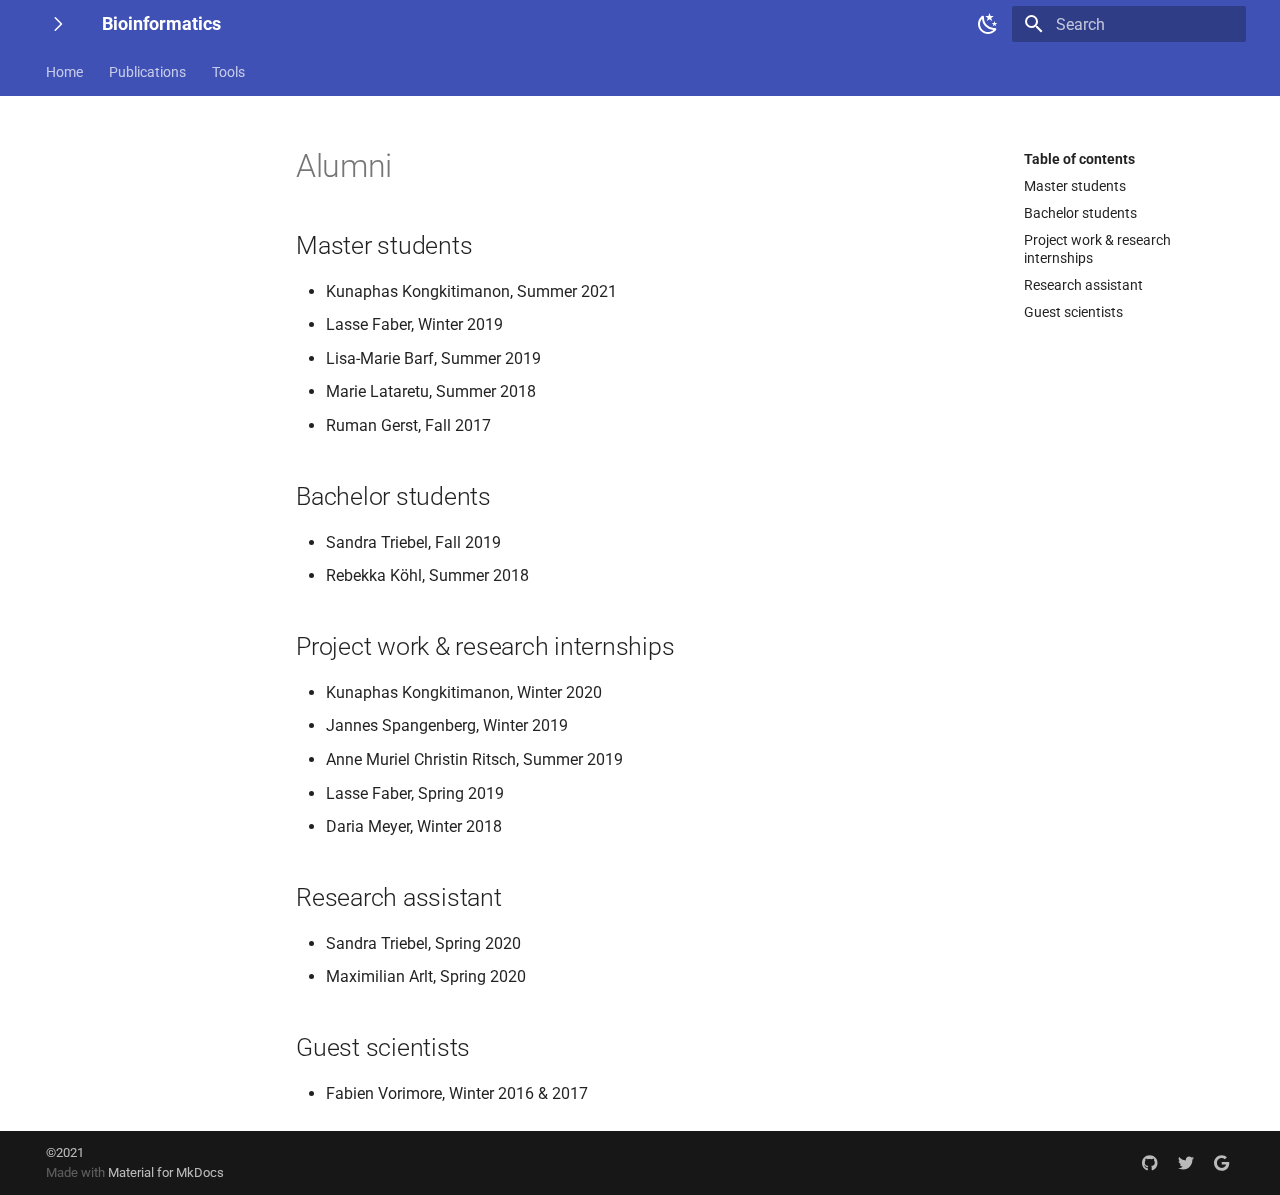
<file: team/alumni/index.html>
<!doctype html>
<html lang="en" class="no-js">
  <head>
    
      <meta charset="utf-8">
      <meta name="viewport" content="width=device-width,initial-scale=1">
      
      
      
      <link rel="icon" href="../../assets/images/favicon.png">
      <meta name="generator" content="mkdocs-1.3.0, mkdocs-material-8.2.8">
    
    
      
        <title>Alumni - Bioinformatics</title>
      
    
    
      <link rel="stylesheet" href="../../assets/stylesheets/main.644de097.min.css">
      
        
        <link rel="stylesheet" href="../../assets/stylesheets/palette.e6a45f82.min.css">
        
      
    
    
    
      
        
        
        <link rel="preconnect" href="https://fonts.gstatic.com" crossorigin>
        <link rel="stylesheet" href="https://fonts.googleapis.com/css?family=Roboto:300,300i,400,400i,700,700i%7CRoboto+Mono:400,400i,700,700i&display=fallback">
        <style>:root{--md-text-font:"Roboto";--md-code-font:"Roboto Mono"}</style>
      
    
    
      <link rel="stylesheet" href="../../stylesheets/extra.css">
    
    <script>__md_scope=new URL("../..",location),__md_get=(e,_=localStorage,t=__md_scope)=>JSON.parse(_.getItem(t.pathname+"."+e)),__md_set=(e,_,t=localStorage,a=__md_scope)=>{try{t.setItem(a.pathname+"."+e,JSON.stringify(_))}catch(e){}}</script>
    
      

    
    
  </head>
  
  
    
    
      
    
    
    
    
    <body dir="ltr" data-md-color-scheme="default" data-md-color-primary="indigo" data-md-color-accent="deep-orange">
  
    
    
      <script>var palette=__md_get("__palette");if(palette&&"object"==typeof palette.color)for(var key of Object.keys(palette.color))document.body.setAttribute("data-md-color-"+key,palette.color[key])</script>
    
    <input class="md-toggle" data-md-toggle="drawer" type="checkbox" id="__drawer" autocomplete="off">
    <input class="md-toggle" data-md-toggle="search" type="checkbox" id="__search" autocomplete="off">
    <label class="md-overlay" for="__drawer"></label>
    <div data-md-component="skip">
      
        
        <a href="#alumni" class="md-skip">
          Skip to content
        </a>
      
    </div>
    <div data-md-component="announce">
      
    </div>
    
    
      

<header class="md-header" data-md-component="header">
  <nav class="md-header__inner md-grid" aria-label="Header">
    <a href="../.." title="Bioinformatics" class="md-header__button md-logo" aria-label="Bioinformatics" data-md-component="logo">
      
  
  <svg xmlns="http://www.w3.org/2000/svg" viewBox="0 0 24 24"><path fill-rule="evenodd" d="M8.72 18.78a.75.75 0 0 0 1.06 0l6.25-6.25a.75.75 0 0 0 0-1.06L9.78 5.22a.75.75 0 0 0-1.06 1.06L14.44 12l-5.72 5.72a.75.75 0 0 0 0 1.06z"/></svg>

    </a>
    <label class="md-header__button md-icon" for="__drawer">
      <svg xmlns="http://www.w3.org/2000/svg" viewBox="0 0 24 24"><path d="M3 6h18v2H3V6m0 5h18v2H3v-2m0 5h18v2H3v-2z"/></svg>
    </label>
    <div class="md-header__title" data-md-component="header-title">
      <div class="md-header__ellipsis">
        <div class="md-header__topic">
          <span class="md-ellipsis">
            Bioinformatics
          </span>
        </div>
        <div class="md-header__topic" data-md-component="header-topic">
          <span class="md-ellipsis">
            
              Alumni
            
          </span>
        </div>
      </div>
    </div>
    
      <form class="md-header__option" data-md-component="palette">
        
          
          
          <input class="md-option" data-md-color-media="(prefers-color-scheme: light)" data-md-color-scheme="default" data-md-color-primary="indigo" data-md-color-accent="deep-orange"  aria-label="Switch to dark mode"  type="radio" name="__palette" id="__palette_1">
          
            <label class="md-header__button md-icon" title="Switch to dark mode" for="__palette_2" hidden>
              <svg xmlns="http://www.w3.org/2000/svg" viewBox="0 0 24 24"><path d="m17.75 4.09-2.53 1.94.91 3.06-2.63-1.81-2.63 1.81.91-3.06-2.53-1.94L12.44 4l1.06-3 1.06 3 3.19.09m3.5 6.91-1.64 1.25.59 1.98-1.7-1.17-1.7 1.17.59-1.98L15.75 11l2.06-.05L18.5 9l.69 1.95 2.06.05m-2.28 4.95c.83-.08 1.72 1.1 1.19 1.85-.32.45-.66.87-1.08 1.27C15.17 23 8.84 23 4.94 19.07c-3.91-3.9-3.91-10.24 0-14.14.4-.4.82-.76 1.27-1.08.75-.53 1.93.36 1.85 1.19-.27 2.86.69 5.83 2.89 8.02a9.96 9.96 0 0 0 8.02 2.89m-1.64 2.02a12.08 12.08 0 0 1-7.8-3.47c-2.17-2.19-3.33-5-3.49-7.82-2.81 3.14-2.7 7.96.31 10.98 3.02 3.01 7.84 3.12 10.98.31z"/></svg>
            </label>
          
        
          
          
          <input class="md-option" data-md-color-media="(prefers-color-scheme: dark)" data-md-color-scheme="slate" data-md-color-primary="red" data-md-color-accent="pink"  aria-label="Switch to light mode"  type="radio" name="__palette" id="__palette_2">
          
            <label class="md-header__button md-icon" title="Switch to light mode" for="__palette_1" hidden>
              <svg xmlns="http://www.w3.org/2000/svg" viewBox="0 0 24 24"><path d="M12 7a5 5 0 0 1 5 5 5 5 0 0 1-5 5 5 5 0 0 1-5-5 5 5 0 0 1 5-5m0 2a3 3 0 0 0-3 3 3 3 0 0 0 3 3 3 3 0 0 0 3-3 3 3 0 0 0-3-3m0-7 2.39 3.42C13.65 5.15 12.84 5 12 5c-.84 0-1.65.15-2.39.42L12 2M3.34 7l4.16-.35A7.2 7.2 0 0 0 5.94 8.5c-.44.74-.69 1.5-.83 2.29L3.34 7m.02 10 1.76-3.77a7.131 7.131 0 0 0 2.38 4.14L3.36 17M20.65 7l-1.77 3.79a7.023 7.023 0 0 0-2.38-4.15l4.15.36m-.01 10-4.14.36c.59-.51 1.12-1.14 1.54-1.86.42-.73.69-1.5.83-2.29L20.64 17M12 22l-2.41-3.44c.74.27 1.55.44 2.41.44.82 0 1.63-.17 2.37-.44L12 22z"/></svg>
            </label>
          
        
      </form>
    
    
    
      <label class="md-header__button md-icon" for="__search">
        <svg xmlns="http://www.w3.org/2000/svg" viewBox="0 0 24 24"><path d="M9.5 3A6.5 6.5 0 0 1 16 9.5c0 1.61-.59 3.09-1.56 4.23l.27.27h.79l5 5-1.5 1.5-5-5v-.79l-.27-.27A6.516 6.516 0 0 1 9.5 16 6.5 6.5 0 0 1 3 9.5 6.5 6.5 0 0 1 9.5 3m0 2C7 5 5 7 5 9.5S7 14 9.5 14 14 12 14 9.5 12 5 9.5 5z"/></svg>
      </label>
      <div class="md-search" data-md-component="search" role="dialog">
  <label class="md-search__overlay" for="__search"></label>
  <div class="md-search__inner" role="search">
    <form class="md-search__form" name="search">
      <input type="text" class="md-search__input" name="query" aria-label="Search" placeholder="Search" autocapitalize="off" autocorrect="off" autocomplete="off" spellcheck="false" data-md-component="search-query" required>
      <label class="md-search__icon md-icon" for="__search">
        <svg xmlns="http://www.w3.org/2000/svg" viewBox="0 0 24 24"><path d="M9.5 3A6.5 6.5 0 0 1 16 9.5c0 1.61-.59 3.09-1.56 4.23l.27.27h.79l5 5-1.5 1.5-5-5v-.79l-.27-.27A6.516 6.516 0 0 1 9.5 16 6.5 6.5 0 0 1 3 9.5 6.5 6.5 0 0 1 9.5 3m0 2C7 5 5 7 5 9.5S7 14 9.5 14 14 12 14 9.5 12 5 9.5 5z"/></svg>
        <svg xmlns="http://www.w3.org/2000/svg" viewBox="0 0 24 24"><path d="M20 11v2H8l5.5 5.5-1.42 1.42L4.16 12l7.92-7.92L13.5 5.5 8 11h12z"/></svg>
      </label>
      <nav class="md-search__options" aria-label="Search">
        
        <button type="reset" class="md-search__icon md-icon" aria-label="Clear" tabindex="-1">
          <svg xmlns="http://www.w3.org/2000/svg" viewBox="0 0 24 24"><path d="M19 6.41 17.59 5 12 10.59 6.41 5 5 6.41 10.59 12 5 17.59 6.41 19 12 13.41 17.59 19 19 17.59 13.41 12 19 6.41z"/></svg>
        </button>
      </nav>
      
    </form>
    <div class="md-search__output">
      <div class="md-search__scrollwrap" data-md-scrollfix>
        <div class="md-search-result" data-md-component="search-result">
          <div class="md-search-result__meta">
            Initializing search
          </div>
          <ol class="md-search-result__list"></ol>
        </div>
      </div>
    </div>
  </div>
</div>
    
    
  </nav>
  
</header>
    
    <div class="md-container" data-md-component="container">
      
      
        
          
            
<nav class="md-tabs" aria-label="Tabs" data-md-component="tabs">
  <div class="md-tabs__inner md-grid">
    <ul class="md-tabs__list">
      
        
  
  


  <li class="md-tabs__item">
    <a href="../.." class="md-tabs__link">
      Home
    </a>
  </li>

      
        
  
  


  <li class="md-tabs__item">
    <a href="../../publications/" class="md-tabs__link">
      Publications
    </a>
  </li>

      
        
  
  


  <li class="md-tabs__item">
    <a href="../../tools/" class="md-tabs__link">
      Tools
    </a>
  </li>

      
    </ul>
  </div>
</nav>
          
        
      
      <main class="md-main" data-md-component="main">
        <div class="md-main__inner md-grid">
          
            
              
              <div class="md-sidebar md-sidebar--primary" data-md-component="sidebar" data-md-type="navigation" >
                <div class="md-sidebar__scrollwrap">
                  <div class="md-sidebar__inner">
                    

  


<nav class="md-nav md-nav--primary md-nav--lifted" aria-label="Navigation" data-md-level="0">
  <label class="md-nav__title" for="__drawer">
    <a href="../.." title="Bioinformatics" class="md-nav__button md-logo" aria-label="Bioinformatics" data-md-component="logo">
      
  
  <svg xmlns="http://www.w3.org/2000/svg" viewBox="0 0 24 24"><path fill-rule="evenodd" d="M8.72 18.78a.75.75 0 0 0 1.06 0l6.25-6.25a.75.75 0 0 0 0-1.06L9.78 5.22a.75.75 0 0 0-1.06 1.06L14.44 12l-5.72 5.72a.75.75 0 0 0 0 1.06z"/></svg>

    </a>
    Bioinformatics
  </label>
  
  <ul class="md-nav__list" data-md-scrollfix>
    
      
      
      

  
  
  
    <li class="md-nav__item">
      <a href="../.." class="md-nav__link">
        Home
      </a>
    </li>
  

    
      
      
      

  
  
  
    <li class="md-nav__item">
      <a href="../../publications/" class="md-nav__link">
        Publications
      </a>
    </li>
  

    
      
      
      

  
  
  
    <li class="md-nav__item">
      <a href="../../tools/" class="md-nav__link">
        Tools
      </a>
    </li>
  

    
  </ul>
</nav>
                  </div>
                </div>
              </div>
            
            
              
              <div class="md-sidebar md-sidebar--secondary" data-md-component="sidebar" data-md-type="toc" >
                <div class="md-sidebar__scrollwrap">
                  <div class="md-sidebar__inner">
                    

<nav class="md-nav md-nav--secondary" aria-label="Table of contents">
  
  
  
    
  
  
    <label class="md-nav__title" for="__toc">
      <span class="md-nav__icon md-icon"></span>
      Table of contents
    </label>
    <ul class="md-nav__list" data-md-component="toc" data-md-scrollfix>
      
        <li class="md-nav__item">
  <a href="#master-students" class="md-nav__link">
    Master students
  </a>
  
</li>
      
        <li class="md-nav__item">
  <a href="#bachelor-students" class="md-nav__link">
    Bachelor students
  </a>
  
</li>
      
        <li class="md-nav__item">
  <a href="#project-work-research-internships" class="md-nav__link">
    Project work &amp; research internships
  </a>
  
</li>
      
        <li class="md-nav__item">
  <a href="#research-assistant" class="md-nav__link">
    Research assistant
  </a>
  
</li>
      
        <li class="md-nav__item">
  <a href="#guest-scientists" class="md-nav__link">
    Guest scientists
  </a>
  
</li>
      
    </ul>
  
</nav>
                  </div>
                </div>
              </div>
            
          
          <div class="md-content" data-md-component="content">
            <article class="md-content__inner md-typeset">
              
                


<h1 id="alumni">Alumni</h1>
<h2 id="master-students">Master students</h2>
<ul>
<li>Kunaphas Kongkitimanon, Summer 2021</li>
<li>Lasse Faber, Winter 2019            </li>
<li>Lisa-Marie Barf, Summer 2019</li>
<li>Marie Lataretu, Summer 2018</li>
<li>Ruman Gerst, Fall 2017</li>
</ul>
<h2 id="bachelor-students">Bachelor students</h2>
<ul>
<li>Sandra Triebel, Fall 2019</li>
<li>Rebekka Köhl, Summer 2018</li>
</ul>
<h2 id="project-work-research-internships">Project work &amp; research internships</h2>
<ul>
<li>Kunaphas Kongkitimanon, Winter 2020     </li>
<li>Jannes Spangenberg, Winter 2019         </li>
<li>Anne Muriel Christin Ritsch, Summer 2019</li>
<li>Lasse Faber, Spring 2019</li>
<li>Daria Meyer, Winter 2018</li>
</ul>
<h2 id="research-assistant">Research assistant</h2>
<ul>
<li>Sandra Triebel, Spring 2020</li>
<li>Maximilian Arlt, Spring 2020</li>
</ul>
<h2 id="guest-scientists">Guest scientists</h2>
<ul>
<li>Fabien Vorimore, Winter 2016 &amp; 2017</li>
</ul>

              
            </article>
          </div>
        </div>
        
      </main>
      
        <footer class="md-footer">
  
  <div class="md-footer-meta md-typeset">
    <div class="md-footer-meta__inner md-grid">
      <div class="md-copyright">
  
    <div class="md-copyright__highlight">
      ©2021
    </div>
  
  
    Made with
    <a href="https://squidfunk.github.io/mkdocs-material/" target="_blank" rel="noopener">
      Material for MkDocs
    </a>
  
</div>
      
        <div class="md-social">
  
    
    
      
      
    
    <a href="https://github.com/rki-bir" target="_blank" rel="noopener" title="github.com" class="md-social__link">
      <svg xmlns="http://www.w3.org/2000/svg" viewBox="0 0 496 512"><!--! Font Awesome Free 6.1.1 by @fontawesome - https://fontawesome.com License - https://fontawesome.com/license/free (Icons: CC BY 4.0, Fonts: SIL OFL 1.1, Code: MIT License) Copyright 2022 Fonticons, Inc.--><path d="M165.9 397.4c0 2-2.3 3.6-5.2 3.6-3.3.3-5.6-1.3-5.6-3.6 0-2 2.3-3.6 5.2-3.6 3-.3 5.6 1.3 5.6 3.6zm-31.1-4.5c-.7 2 1.3 4.3 4.3 4.9 2.6 1 5.6 0 6.2-2s-1.3-4.3-4.3-5.2c-2.6-.7-5.5.3-6.2 2.3zm44.2-1.7c-2.9.7-4.9 2.6-4.6 4.9.3 2 2.9 3.3 5.9 2.6 2.9-.7 4.9-2.6 4.6-4.6-.3-1.9-3-3.2-5.9-2.9zM244.8 8C106.1 8 0 113.3 0 252c0 110.9 69.8 205.8 169.5 239.2 12.8 2.3 17.3-5.6 17.3-12.1 0-6.2-.3-40.4-.3-61.4 0 0-70 15-84.7-29.8 0 0-11.4-29.1-27.8-36.6 0 0-22.9-15.7 1.6-15.4 0 0 24.9 2 38.6 25.8 21.9 38.6 58.6 27.5 72.9 20.9 2.3-16 8.8-27.1 16-33.7-55.9-6.2-112.3-14.3-112.3-110.5 0-27.5 7.6-41.3 23.6-58.9-2.6-6.5-11.1-33.3 2.6-67.9 20.9-6.5 69 27 69 27 20-5.6 41.5-8.5 62.8-8.5s42.8 2.9 62.8 8.5c0 0 48.1-33.6 69-27 13.7 34.7 5.2 61.4 2.6 67.9 16 17.7 25.8 31.5 25.8 58.9 0 96.5-58.9 104.2-114.8 110.5 9.2 7.9 17 22.9 17 46.4 0 33.7-.3 75.4-.3 83.6 0 6.5 4.6 14.4 17.3 12.1C428.2 457.8 496 362.9 496 252 496 113.3 383.5 8 244.8 8zM97.2 352.9c-1.3 1-1 3.3.7 5.2 1.6 1.6 3.9 2.3 5.2 1 1.3-1 1-3.3-.7-5.2-1.6-1.6-3.9-2.3-5.2-1zm-10.8-8.1c-.7 1.3.3 2.9 2.3 3.9 1.6 1 3.6.7 4.3-.7.7-1.3-.3-2.9-2.3-3.9-2-.6-3.6-.3-4.3.7zm32.4 35.6c-1.6 1.3-1 4.3 1.3 6.2 2.3 2.3 5.2 2.6 6.5 1 1.3-1.3.7-4.3-1.3-6.2-2.2-2.3-5.2-2.6-6.5-1zm-11.4-14.7c-1.6 1-1.6 3.6 0 5.9 1.6 2.3 4.3 3.3 5.6 2.3 1.6-1.3 1.6-3.9 0-6.2-1.4-2.3-4-3.3-5.6-2z"/></svg>
    </a>
  
    
    
      
      
    
    <a href="https://twitter.com/martinhoelzer" target="_blank" rel="noopener" title="twitter.com" class="md-social__link">
      <svg xmlns="http://www.w3.org/2000/svg" viewBox="0 0 512 512"><!--! Font Awesome Free 6.1.1 by @fontawesome - https://fontawesome.com License - https://fontawesome.com/license/free (Icons: CC BY 4.0, Fonts: SIL OFL 1.1, Code: MIT License) Copyright 2022 Fonticons, Inc.--><path d="M459.37 151.716c.325 4.548.325 9.097.325 13.645 0 138.72-105.583 298.558-298.558 298.558-59.452 0-114.68-17.219-161.137-47.106 8.447.974 16.568 1.299 25.34 1.299 49.055 0 94.213-16.568 130.274-44.832-46.132-.975-84.792-31.188-98.112-72.772 6.498.974 12.995 1.624 19.818 1.624 9.421 0 18.843-1.3 27.614-3.573-48.081-9.747-84.143-51.98-84.143-102.985v-1.299c13.969 7.797 30.214 12.67 47.431 13.319-28.264-18.843-46.781-51.005-46.781-87.391 0-19.492 5.197-37.36 14.294-52.954 51.655 63.675 129.3 105.258 216.365 109.807-1.624-7.797-2.599-15.918-2.599-24.04 0-57.828 46.782-104.934 104.934-104.934 30.213 0 57.502 12.67 76.67 33.137 23.715-4.548 46.456-13.32 66.599-25.34-7.798 24.366-24.366 44.833-46.132 57.827 21.117-2.273 41.584-8.122 60.426-16.243-14.292 20.791-32.161 39.308-52.628 54.253z"/></svg>
    </a>
  
    
    
      
      
    
    <a href="https://scholar.google.com/citations?user=DMZ7Hc8AAAAJ&hl=en" target="_blank" rel="noopener" title="scholar.google.com" class="md-social__link">
      <svg xmlns="http://www.w3.org/2000/svg" viewBox="0 0 488 512"><!--! Font Awesome Free 6.1.1 by @fontawesome - https://fontawesome.com License - https://fontawesome.com/license/free (Icons: CC BY 4.0, Fonts: SIL OFL 1.1, Code: MIT License) Copyright 2022 Fonticons, Inc.--><path d="M488 261.8C488 403.3 391.1 504 248 504 110.8 504 0 393.2 0 256S110.8 8 248 8c66.8 0 123 24.5 166.3 64.9l-67.5 64.9C258.5 52.6 94.3 116.6 94.3 256c0 86.5 69.1 156.6 153.7 156.6 98.2 0 135-70.4 140.8-106.9H248v-85.3h236.1c2.3 12.7 3.9 24.9 3.9 41.4z"/></svg>
    </a>
  
</div>
      
    </div>
  </div>
</footer>
      
    </div>
    <div class="md-dialog" data-md-component="dialog">
      <div class="md-dialog__inner md-typeset"></div>
    </div>
    <script id="__config" type="application/json">{"base": "../..", "features": ["navigation.tabs"], "search": "../../assets/javascripts/workers/search.5e67fbfe.min.js", "translations": {"clipboard.copied": "Copied to clipboard", "clipboard.copy": "Copy to clipboard", "search.config.lang": "en", "search.config.pipeline": "trimmer, stopWordFilter", "search.config.separator": "[\\s\\-]+", "search.placeholder": "Search", "search.result.more.one": "1 more on this page", "search.result.more.other": "# more on this page", "search.result.none": "No matching documents", "search.result.one": "1 matching document", "search.result.other": "# matching documents", "search.result.placeholder": "Type to start searching", "search.result.term.missing": "Missing", "select.version.title": "Select version"}}</script>
    
    
      <script src="../../assets/javascripts/bundle.c44cc438.min.js"></script>
      
    
  </body>
</html>
</file>
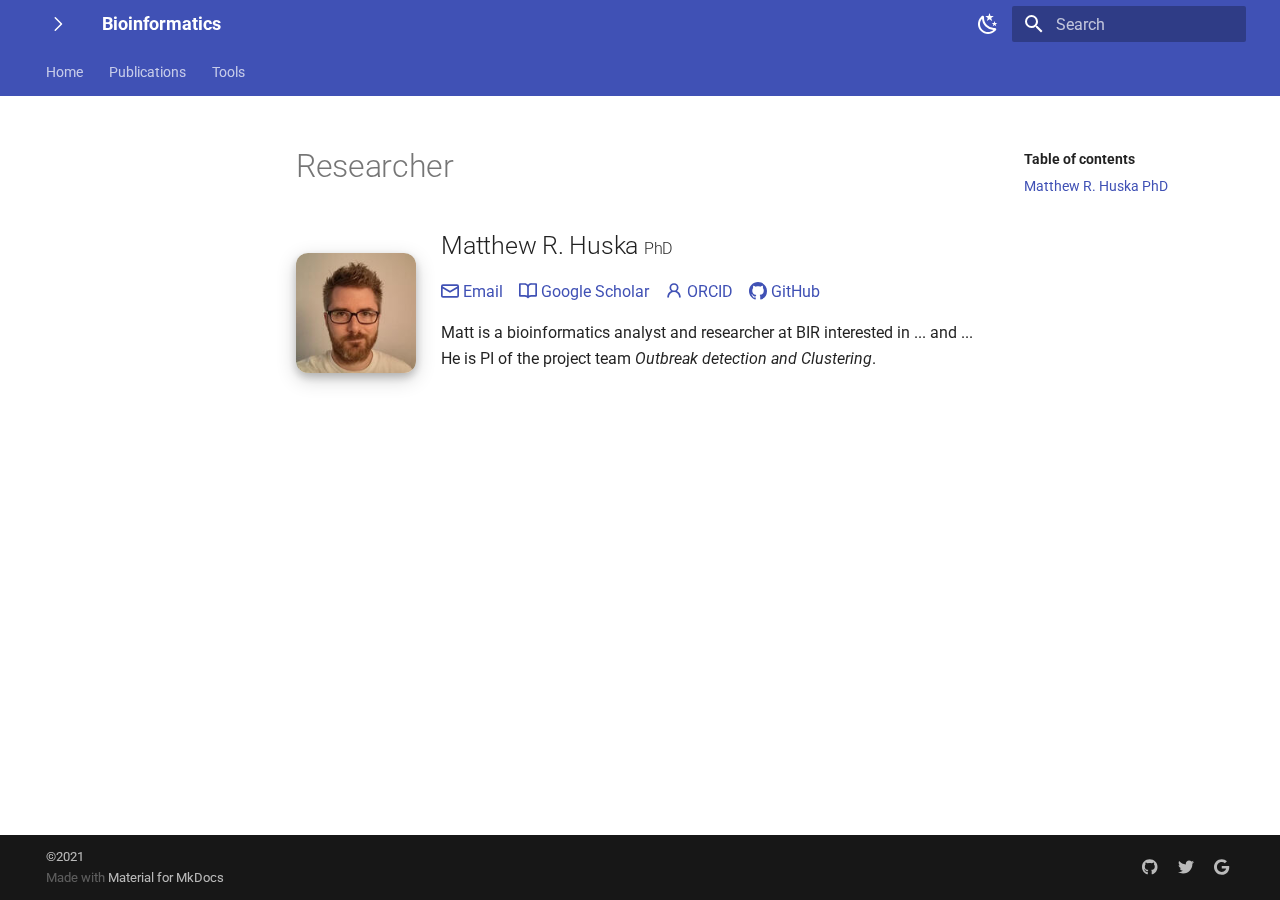
<file: team/matt/index.html>
<!doctype html>
<html lang="en" class="no-js">
  <head>
    
      <meta charset="utf-8">
      <meta name="viewport" content="width=device-width,initial-scale=1">
      
      
      
      <link rel="icon" href="../../assets/images/favicon.png">
      <meta name="generator" content="mkdocs-1.3.0, mkdocs-material-8.2.8">
    
    
      
        <title>Researcher - Bioinformatics</title>
      
    
    
      <link rel="stylesheet" href="../../assets/stylesheets/main.644de097.min.css">
      
        
        <link rel="stylesheet" href="../../assets/stylesheets/palette.e6a45f82.min.css">
        
      
    
    
    
      
        
        
        <link rel="preconnect" href="https://fonts.gstatic.com" crossorigin>
        <link rel="stylesheet" href="https://fonts.googleapis.com/css?family=Roboto:300,300i,400,400i,700,700i%7CRoboto+Mono:400,400i,700,700i&display=fallback">
        <style>:root{--md-text-font:"Roboto";--md-code-font:"Roboto Mono"}</style>
      
    
    
      <link rel="stylesheet" href="../../stylesheets/extra.css">
    
    <script>__md_scope=new URL("../..",location),__md_get=(e,_=localStorage,t=__md_scope)=>JSON.parse(_.getItem(t.pathname+"."+e)),__md_set=(e,_,t=localStorage,a=__md_scope)=>{try{t.setItem(a.pathname+"."+e,JSON.stringify(_))}catch(e){}}</script>
    
      

    
    
  </head>
  
  
    
    
      
    
    
    
    
    <body dir="ltr" data-md-color-scheme="default" data-md-color-primary="indigo" data-md-color-accent="deep-orange">
  
    
    
      <script>var palette=__md_get("__palette");if(palette&&"object"==typeof palette.color)for(var key of Object.keys(palette.color))document.body.setAttribute("data-md-color-"+key,palette.color[key])</script>
    
    <input class="md-toggle" data-md-toggle="drawer" type="checkbox" id="__drawer" autocomplete="off">
    <input class="md-toggle" data-md-toggle="search" type="checkbox" id="__search" autocomplete="off">
    <label class="md-overlay" for="__drawer"></label>
    <div data-md-component="skip">
      
        
        <a href="#researcher" class="md-skip">
          Skip to content
        </a>
      
    </div>
    <div data-md-component="announce">
      
    </div>
    
    
      

<header class="md-header" data-md-component="header">
  <nav class="md-header__inner md-grid" aria-label="Header">
    <a href="../.." title="Bioinformatics" class="md-header__button md-logo" aria-label="Bioinformatics" data-md-component="logo">
      
  
  <svg xmlns="http://www.w3.org/2000/svg" viewBox="0 0 24 24"><path fill-rule="evenodd" d="M8.72 18.78a.75.75 0 0 0 1.06 0l6.25-6.25a.75.75 0 0 0 0-1.06L9.78 5.22a.75.75 0 0 0-1.06 1.06L14.44 12l-5.72 5.72a.75.75 0 0 0 0 1.06z"/></svg>

    </a>
    <label class="md-header__button md-icon" for="__drawer">
      <svg xmlns="http://www.w3.org/2000/svg" viewBox="0 0 24 24"><path d="M3 6h18v2H3V6m0 5h18v2H3v-2m0 5h18v2H3v-2z"/></svg>
    </label>
    <div class="md-header__title" data-md-component="header-title">
      <div class="md-header__ellipsis">
        <div class="md-header__topic">
          <span class="md-ellipsis">
            Bioinformatics
          </span>
        </div>
        <div class="md-header__topic" data-md-component="header-topic">
          <span class="md-ellipsis">
            
              Researcher
            
          </span>
        </div>
      </div>
    </div>
    
      <form class="md-header__option" data-md-component="palette">
        
          
          
          <input class="md-option" data-md-color-media="(prefers-color-scheme: light)" data-md-color-scheme="default" data-md-color-primary="indigo" data-md-color-accent="deep-orange"  aria-label="Switch to dark mode"  type="radio" name="__palette" id="__palette_1">
          
            <label class="md-header__button md-icon" title="Switch to dark mode" for="__palette_2" hidden>
              <svg xmlns="http://www.w3.org/2000/svg" viewBox="0 0 24 24"><path d="m17.75 4.09-2.53 1.94.91 3.06-2.63-1.81-2.63 1.81.91-3.06-2.53-1.94L12.44 4l1.06-3 1.06 3 3.19.09m3.5 6.91-1.64 1.25.59 1.98-1.7-1.17-1.7 1.17.59-1.98L15.75 11l2.06-.05L18.5 9l.69 1.95 2.06.05m-2.28 4.95c.83-.08 1.72 1.1 1.19 1.85-.32.45-.66.87-1.08 1.27C15.17 23 8.84 23 4.94 19.07c-3.91-3.9-3.91-10.24 0-14.14.4-.4.82-.76 1.27-1.08.75-.53 1.93.36 1.85 1.19-.27 2.86.69 5.83 2.89 8.02a9.96 9.96 0 0 0 8.02 2.89m-1.64 2.02a12.08 12.08 0 0 1-7.8-3.47c-2.17-2.19-3.33-5-3.49-7.82-2.81 3.14-2.7 7.96.31 10.98 3.02 3.01 7.84 3.12 10.98.31z"/></svg>
            </label>
          
        
          
          
          <input class="md-option" data-md-color-media="(prefers-color-scheme: dark)" data-md-color-scheme="slate" data-md-color-primary="red" data-md-color-accent="pink"  aria-label="Switch to light mode"  type="radio" name="__palette" id="__palette_2">
          
            <label class="md-header__button md-icon" title="Switch to light mode" for="__palette_1" hidden>
              <svg xmlns="http://www.w3.org/2000/svg" viewBox="0 0 24 24"><path d="M12 7a5 5 0 0 1 5 5 5 5 0 0 1-5 5 5 5 0 0 1-5-5 5 5 0 0 1 5-5m0 2a3 3 0 0 0-3 3 3 3 0 0 0 3 3 3 3 0 0 0 3-3 3 3 0 0 0-3-3m0-7 2.39 3.42C13.65 5.15 12.84 5 12 5c-.84 0-1.65.15-2.39.42L12 2M3.34 7l4.16-.35A7.2 7.2 0 0 0 5.94 8.5c-.44.74-.69 1.5-.83 2.29L3.34 7m.02 10 1.76-3.77a7.131 7.131 0 0 0 2.38 4.14L3.36 17M20.65 7l-1.77 3.79a7.023 7.023 0 0 0-2.38-4.15l4.15.36m-.01 10-4.14.36c.59-.51 1.12-1.14 1.54-1.86.42-.73.69-1.5.83-2.29L20.64 17M12 22l-2.41-3.44c.74.27 1.55.44 2.41.44.82 0 1.63-.17 2.37-.44L12 22z"/></svg>
            </label>
          
        
      </form>
    
    
    
      <label class="md-header__button md-icon" for="__search">
        <svg xmlns="http://www.w3.org/2000/svg" viewBox="0 0 24 24"><path d="M9.5 3A6.5 6.5 0 0 1 16 9.5c0 1.61-.59 3.09-1.56 4.23l.27.27h.79l5 5-1.5 1.5-5-5v-.79l-.27-.27A6.516 6.516 0 0 1 9.5 16 6.5 6.5 0 0 1 3 9.5 6.5 6.5 0 0 1 9.5 3m0 2C7 5 5 7 5 9.5S7 14 9.5 14 14 12 14 9.5 12 5 9.5 5z"/></svg>
      </label>
      <div class="md-search" data-md-component="search" role="dialog">
  <label class="md-search__overlay" for="__search"></label>
  <div class="md-search__inner" role="search">
    <form class="md-search__form" name="search">
      <input type="text" class="md-search__input" name="query" aria-label="Search" placeholder="Search" autocapitalize="off" autocorrect="off" autocomplete="off" spellcheck="false" data-md-component="search-query" required>
      <label class="md-search__icon md-icon" for="__search">
        <svg xmlns="http://www.w3.org/2000/svg" viewBox="0 0 24 24"><path d="M9.5 3A6.5 6.5 0 0 1 16 9.5c0 1.61-.59 3.09-1.56 4.23l.27.27h.79l5 5-1.5 1.5-5-5v-.79l-.27-.27A6.516 6.516 0 0 1 9.5 16 6.5 6.5 0 0 1 3 9.5 6.5 6.5 0 0 1 9.5 3m0 2C7 5 5 7 5 9.5S7 14 9.5 14 14 12 14 9.5 12 5 9.5 5z"/></svg>
        <svg xmlns="http://www.w3.org/2000/svg" viewBox="0 0 24 24"><path d="M20 11v2H8l5.5 5.5-1.42 1.42L4.16 12l7.92-7.92L13.5 5.5 8 11h12z"/></svg>
      </label>
      <nav class="md-search__options" aria-label="Search">
        
        <button type="reset" class="md-search__icon md-icon" aria-label="Clear" tabindex="-1">
          <svg xmlns="http://www.w3.org/2000/svg" viewBox="0 0 24 24"><path d="M19 6.41 17.59 5 12 10.59 6.41 5 5 6.41 10.59 12 5 17.59 6.41 19 12 13.41 17.59 19 19 17.59 13.41 12 19 6.41z"/></svg>
        </button>
      </nav>
      
    </form>
    <div class="md-search__output">
      <div class="md-search__scrollwrap" data-md-scrollfix>
        <div class="md-search-result" data-md-component="search-result">
          <div class="md-search-result__meta">
            Initializing search
          </div>
          <ol class="md-search-result__list"></ol>
        </div>
      </div>
    </div>
  </div>
</div>
    
    
  </nav>
  
</header>
    
    <div class="md-container" data-md-component="container">
      
      
        
          
            
<nav class="md-tabs" aria-label="Tabs" data-md-component="tabs">
  <div class="md-tabs__inner md-grid">
    <ul class="md-tabs__list">
      
        
  
  


  <li class="md-tabs__item">
    <a href="../.." class="md-tabs__link">
      Home
    </a>
  </li>

      
        
  
  


  <li class="md-tabs__item">
    <a href="../../publications/" class="md-tabs__link">
      Publications
    </a>
  </li>

      
        
  
  


  <li class="md-tabs__item">
    <a href="../../tools/" class="md-tabs__link">
      Tools
    </a>
  </li>

      
    </ul>
  </div>
</nav>
          
        
      
      <main class="md-main" data-md-component="main">
        <div class="md-main__inner md-grid">
          
            
              
              <div class="md-sidebar md-sidebar--primary" data-md-component="sidebar" data-md-type="navigation" >
                <div class="md-sidebar__scrollwrap">
                  <div class="md-sidebar__inner">
                    

  


<nav class="md-nav md-nav--primary md-nav--lifted" aria-label="Navigation" data-md-level="0">
  <label class="md-nav__title" for="__drawer">
    <a href="../.." title="Bioinformatics" class="md-nav__button md-logo" aria-label="Bioinformatics" data-md-component="logo">
      
  
  <svg xmlns="http://www.w3.org/2000/svg" viewBox="0 0 24 24"><path fill-rule="evenodd" d="M8.72 18.78a.75.75 0 0 0 1.06 0l6.25-6.25a.75.75 0 0 0 0-1.06L9.78 5.22a.75.75 0 0 0-1.06 1.06L14.44 12l-5.72 5.72a.75.75 0 0 0 0 1.06z"/></svg>

    </a>
    Bioinformatics
  </label>
  
  <ul class="md-nav__list" data-md-scrollfix>
    
      
      
      

  
  
  
    <li class="md-nav__item">
      <a href="../.." class="md-nav__link">
        Home
      </a>
    </li>
  

    
      
      
      

  
  
  
    <li class="md-nav__item">
      <a href="../../publications/" class="md-nav__link">
        Publications
      </a>
    </li>
  

    
      
      
      

  
  
  
    <li class="md-nav__item">
      <a href="../../tools/" class="md-nav__link">
        Tools
      </a>
    </li>
  

    
  </ul>
</nav>
                  </div>
                </div>
              </div>
            
            
              
              <div class="md-sidebar md-sidebar--secondary" data-md-component="sidebar" data-md-type="toc" >
                <div class="md-sidebar__scrollwrap">
                  <div class="md-sidebar__inner">
                    

<nav class="md-nav md-nav--secondary" aria-label="Table of contents">
  
  
  
    
  
  
    <label class="md-nav__title" for="__toc">
      <span class="md-nav__icon md-icon"></span>
      Table of contents
    </label>
    <ul class="md-nav__list" data-md-component="toc" data-md-scrollfix>
      
        <li class="md-nav__item">
  <a href="#matthew-r-huska-phd" class="md-nav__link">
    Matthew R. Huska PhD
  </a>
  
</li>
      
    </ul>
  
</nav>
                  </div>
                </div>
              </div>
            
          
          <div class="md-content" data-md-component="content">
            <article class="md-content__inner md-typeset">
              
                


<h1 id="researcher">Researcher</h1>
<h2 id="matthew-r-huska-phd">Matthew R. Huska <font size="3">PhD</font> <img align="left" alt="" src="/team/matt.jpeg#shadow#round" style="width:120px" /></h2>
<p><a href="mailto:huskam@rki.de"><span class="twemoji"><svg xmlns="http://www.w3.org/2000/svg" viewBox="0 0 16 16"><path fill-rule="evenodd" d="M1.75 2A1.75 1.75 0 0 0 0 3.75v.736a.75.75 0 0 0 0 .027v7.737C0 13.216.784 14 1.75 14h12.5A1.75 1.75 0 0 0 16 12.25v-8.5A1.75 1.75 0 0 0 14.25 2H1.75zM14.5 4.07v-.32a.25.25 0 0 0-.25-.25H1.75a.25.25 0 0 0-.25.25v.32L8 7.88l6.5-3.81zm-13 1.74v6.441c0 .138.112.25.25.25h12.5a.25.25 0 0 0 .25-.25V5.809L8.38 9.397a.75.75 0 0 1-.76 0L1.5 5.809z"/></svg></span> Email</a>&nbsp;&nbsp;&nbsp;
<a href="https://scholar.google.com/citations?user=SCeFpDIAAAAJ&amp;hl=en"><span class="twemoji"><svg xmlns="http://www.w3.org/2000/svg" viewBox="0 0 16 16"><path fill-rule="evenodd" d="M0 1.75A.75.75 0 0 1 .75 1h4.253c1.227 0 2.317.59 3 1.501A3.744 3.744 0 0 1 11.006 1h4.245a.75.75 0 0 1 .75.75v10.5a.75.75 0 0 1-.75.75h-4.507a2.25 2.25 0 0 0-1.591.659l-.622.621a.75.75 0 0 1-1.06 0l-.622-.621A2.25 2.25 0 0 0 5.258 13H.75a.75.75 0 0 1-.75-.75V1.75zm8.755 3a2.25 2.25 0 0 1 2.25-2.25H14.5v9h-3.757c-.71 0-1.4.201-1.992.572l.004-7.322zm-1.504 7.324.004-5.073-.002-2.253A2.25 2.25 0 0 0 5.003 2.5H1.5v9h3.757a3.75 3.75 0 0 1 1.994.574z"/></svg></span> Google Scholar</a>&nbsp;&nbsp;&nbsp;
<a href="https://orcid.org/0000-0002-0912-745X"><span class="twemoji"><svg xmlns="http://www.w3.org/2000/svg" viewBox="0 0 16 16"><path fill-rule="evenodd" d="M10.5 5a2.5 2.5 0 1 1-5 0 2.5 2.5 0 0 1 5 0zm.061 3.073a4 4 0 1 0-5.123 0 6.004 6.004 0 0 0-3.431 5.142.75.75 0 0 0 1.498.07 4.5 4.5 0 0 1 8.99 0 .75.75 0 1 0 1.498-.07 6.005 6.005 0 0 0-3.432-5.142z"/></svg></span> ORCID</a>&nbsp;&nbsp;&nbsp;
<a href="https://github.com/matthuska"><span class="twemoji"><svg xmlns="http://www.w3.org/2000/svg" viewBox="0 0 16 16"><path fill-rule="evenodd" d="M8 0C3.58 0 0 3.58 0 8c0 3.54 2.29 6.53 5.47 7.59.4.07.55-.17.55-.38 0-.19-.01-.82-.01-1.49-2.01.37-2.53-.49-2.69-.94-.09-.23-.48-.94-.82-1.13-.28-.15-.68-.52-.01-.53.63-.01 1.08.58 1.23.82.72 1.21 1.87.87 2.33.66.07-.52.28-.87.51-1.07-1.78-.2-3.64-.89-3.64-3.95 0-.87.31-1.59.82-2.15-.08-.2-.36-1.02.08-2.12 0 0 .67-.21 2.2.82.64-.18 1.32-.27 2-.27.68 0 1.36.09 2 .27 1.53-1.04 2.2-.82 2.2-.82.44 1.1.16 1.92.08 2.12.51.56.82 1.27.82 2.15 0 3.07-1.87 3.75-3.65 3.95.29.25.54.73.54 1.48 0 1.07-.01 1.93-.01 2.2 0 .21.15.46.55.38A8.013 8.013 0 0 0 16 8c0-4.42-3.58-8-8-8z"/></svg></span> GitHub</a> </p>
<p>Matt is a bioinformatics analyst and researcher at BIR interested in ... and ... He is PI of the project team <em>Outbreak detection and Clustering</em>. </p>
<!-- PUBLICATIONS WILL BE AUTOMATICALLY ADDED HERE VIA THE GITHUB CI-->

              
            </article>
          </div>
        </div>
        
      </main>
      
        <footer class="md-footer">
  
  <div class="md-footer-meta md-typeset">
    <div class="md-footer-meta__inner md-grid">
      <div class="md-copyright">
  
    <div class="md-copyright__highlight">
      ©2021
    </div>
  
  
    Made with
    <a href="https://squidfunk.github.io/mkdocs-material/" target="_blank" rel="noopener">
      Material for MkDocs
    </a>
  
</div>
      
        <div class="md-social">
  
    
    
      
      
    
    <a href="https://github.com/rki-bir" target="_blank" rel="noopener" title="github.com" class="md-social__link">
      <svg xmlns="http://www.w3.org/2000/svg" viewBox="0 0 496 512"><!--! Font Awesome Free 6.1.1 by @fontawesome - https://fontawesome.com License - https://fontawesome.com/license/free (Icons: CC BY 4.0, Fonts: SIL OFL 1.1, Code: MIT License) Copyright 2022 Fonticons, Inc.--><path d="M165.9 397.4c0 2-2.3 3.6-5.2 3.6-3.3.3-5.6-1.3-5.6-3.6 0-2 2.3-3.6 5.2-3.6 3-.3 5.6 1.3 5.6 3.6zm-31.1-4.5c-.7 2 1.3 4.3 4.3 4.9 2.6 1 5.6 0 6.2-2s-1.3-4.3-4.3-5.2c-2.6-.7-5.5.3-6.2 2.3zm44.2-1.7c-2.9.7-4.9 2.6-4.6 4.9.3 2 2.9 3.3 5.9 2.6 2.9-.7 4.9-2.6 4.6-4.6-.3-1.9-3-3.2-5.9-2.9zM244.8 8C106.1 8 0 113.3 0 252c0 110.9 69.8 205.8 169.5 239.2 12.8 2.3 17.3-5.6 17.3-12.1 0-6.2-.3-40.4-.3-61.4 0 0-70 15-84.7-29.8 0 0-11.4-29.1-27.8-36.6 0 0-22.9-15.7 1.6-15.4 0 0 24.9 2 38.6 25.8 21.9 38.6 58.6 27.5 72.9 20.9 2.3-16 8.8-27.1 16-33.7-55.9-6.2-112.3-14.3-112.3-110.5 0-27.5 7.6-41.3 23.6-58.9-2.6-6.5-11.1-33.3 2.6-67.9 20.9-6.5 69 27 69 27 20-5.6 41.5-8.5 62.8-8.5s42.8 2.9 62.8 8.5c0 0 48.1-33.6 69-27 13.7 34.7 5.2 61.4 2.6 67.9 16 17.7 25.8 31.5 25.8 58.9 0 96.5-58.9 104.2-114.8 110.5 9.2 7.9 17 22.9 17 46.4 0 33.7-.3 75.4-.3 83.6 0 6.5 4.6 14.4 17.3 12.1C428.2 457.8 496 362.9 496 252 496 113.3 383.5 8 244.8 8zM97.2 352.9c-1.3 1-1 3.3.7 5.2 1.6 1.6 3.9 2.3 5.2 1 1.3-1 1-3.3-.7-5.2-1.6-1.6-3.9-2.3-5.2-1zm-10.8-8.1c-.7 1.3.3 2.9 2.3 3.9 1.6 1 3.6.7 4.3-.7.7-1.3-.3-2.9-2.3-3.9-2-.6-3.6-.3-4.3.7zm32.4 35.6c-1.6 1.3-1 4.3 1.3 6.2 2.3 2.3 5.2 2.6 6.5 1 1.3-1.3.7-4.3-1.3-6.2-2.2-2.3-5.2-2.6-6.5-1zm-11.4-14.7c-1.6 1-1.6 3.6 0 5.9 1.6 2.3 4.3 3.3 5.6 2.3 1.6-1.3 1.6-3.9 0-6.2-1.4-2.3-4-3.3-5.6-2z"/></svg>
    </a>
  
    
    
      
      
    
    <a href="https://twitter.com/martinhoelzer" target="_blank" rel="noopener" title="twitter.com" class="md-social__link">
      <svg xmlns="http://www.w3.org/2000/svg" viewBox="0 0 512 512"><!--! Font Awesome Free 6.1.1 by @fontawesome - https://fontawesome.com License - https://fontawesome.com/license/free (Icons: CC BY 4.0, Fonts: SIL OFL 1.1, Code: MIT License) Copyright 2022 Fonticons, Inc.--><path d="M459.37 151.716c.325 4.548.325 9.097.325 13.645 0 138.72-105.583 298.558-298.558 298.558-59.452 0-114.68-17.219-161.137-47.106 8.447.974 16.568 1.299 25.34 1.299 49.055 0 94.213-16.568 130.274-44.832-46.132-.975-84.792-31.188-98.112-72.772 6.498.974 12.995 1.624 19.818 1.624 9.421 0 18.843-1.3 27.614-3.573-48.081-9.747-84.143-51.98-84.143-102.985v-1.299c13.969 7.797 30.214 12.67 47.431 13.319-28.264-18.843-46.781-51.005-46.781-87.391 0-19.492 5.197-37.36 14.294-52.954 51.655 63.675 129.3 105.258 216.365 109.807-1.624-7.797-2.599-15.918-2.599-24.04 0-57.828 46.782-104.934 104.934-104.934 30.213 0 57.502 12.67 76.67 33.137 23.715-4.548 46.456-13.32 66.599-25.34-7.798 24.366-24.366 44.833-46.132 57.827 21.117-2.273 41.584-8.122 60.426-16.243-14.292 20.791-32.161 39.308-52.628 54.253z"/></svg>
    </a>
  
    
    
      
      
    
    <a href="https://scholar.google.com/citations?user=DMZ7Hc8AAAAJ&hl=en" target="_blank" rel="noopener" title="scholar.google.com" class="md-social__link">
      <svg xmlns="http://www.w3.org/2000/svg" viewBox="0 0 488 512"><!--! Font Awesome Free 6.1.1 by @fontawesome - https://fontawesome.com License - https://fontawesome.com/license/free (Icons: CC BY 4.0, Fonts: SIL OFL 1.1, Code: MIT License) Copyright 2022 Fonticons, Inc.--><path d="M488 261.8C488 403.3 391.1 504 248 504 110.8 504 0 393.2 0 256S110.8 8 248 8c66.8 0 123 24.5 166.3 64.9l-67.5 64.9C258.5 52.6 94.3 116.6 94.3 256c0 86.5 69.1 156.6 153.7 156.6 98.2 0 135-70.4 140.8-106.9H248v-85.3h236.1c2.3 12.7 3.9 24.9 3.9 41.4z"/></svg>
    </a>
  
</div>
      
    </div>
  </div>
</footer>
      
    </div>
    <div class="md-dialog" data-md-component="dialog">
      <div class="md-dialog__inner md-typeset"></div>
    </div>
    <script id="__config" type="application/json">{"base": "../..", "features": ["navigation.tabs"], "search": "../../assets/javascripts/workers/search.5e67fbfe.min.js", "translations": {"clipboard.copied": "Copied to clipboard", "clipboard.copy": "Copy to clipboard", "search.config.lang": "en", "search.config.pipeline": "trimmer, stopWordFilter", "search.config.separator": "[\\s\\-]+", "search.placeholder": "Search", "search.result.more.one": "1 more on this page", "search.result.more.other": "# more on this page", "search.result.none": "No matching documents", "search.result.one": "1 matching document", "search.result.other": "# matching documents", "search.result.placeholder": "Type to start searching", "search.result.term.missing": "Missing", "select.version.title": "Select version"}}</script>
    
    
      <script src="../../assets/javascripts/bundle.c44cc438.min.js"></script>
      
    
  </body>
</html>
</file>
<file: stylesheets/extra.css>
/* https://github.com/squidfunk/mkdocs-material/issues/1635 */

img[src*="#round"] { 
    margin: 6px 3px 60px 6px; 
    border-radius:10%; 
}

img[src*="#shadow"] {
    box-shadow: 0 4px 8px 0 rgba(0, 0, 0, 0.2), 0 6px 20px 0 rgba(0, 0, 0, 0.19);
}

/* https://www.xul.fr/en/css/bar-chart.php */
#graph
{
    position:relative;
    float:right;
    width:280px;
    height:216px;
    margin:8px;
    padding:0;	
}

#graph ul
{
    position:absolute;
    top:0;
    left:32px;
    width:260px;
    height:200px;
    border-left:1px solid black;
    border-bottom:1px solid black;	
}

#graph li
{
   position:absolute;	
   list-style:none;
   background:lightblue;
   width:40px;
   text-align:center;
   border:1px solid black;
   visibility: hidden;
}
</file>
<file: assets/stylesheets/main.644de097.min.css>
@charset "UTF-8";html{-webkit-text-size-adjust:none;-moz-text-size-adjust:none;-ms-text-size-adjust:none;text-size-adjust:none;box-sizing:border-box}*,:after,:before{box-sizing:inherit}@media (prefers-reduced-motion){*,:after,:before{transition:none!important}}body{margin:0}a,button,input,label{-webkit-tap-highlight-color:transparent}a{color:inherit;text-decoration:none}hr{border:0;box-sizing:initial;display:block;height:.05rem;overflow:visible;padding:0}small{font-size:80%}sub,sup{line-height:1em}img{border-style:none}table{border-collapse:initial;border-spacing:0}td,th{font-weight:400;vertical-align:top}button{background:transparent;border:0;font-family:inherit;font-size:inherit;margin:0;padding:0}input{border:0;outline:none}:root{--md-default-fg-color:rgba(0,0,0,.87);--md-default-fg-color--light:rgba(0,0,0,.54);--md-default-fg-color--lighter:rgba(0,0,0,.32);--md-default-fg-color--lightest:rgba(0,0,0,.07);--md-default-bg-color:#fff;--md-default-bg-color--light:hsla(0,0%,100%,.7);--md-default-bg-color--lighter:hsla(0,0%,100%,.3);--md-default-bg-color--lightest:hsla(0,0%,100%,.12);--md-primary-fg-color:#4051b5;--md-primary-fg-color--light:#5d6cc0;--md-primary-fg-color--dark:#303fa1;--md-primary-bg-color:#fff;--md-primary-bg-color--light:hsla(0,0%,100%,.7);--md-accent-fg-color:#526cfe;--md-accent-fg-color--transparent:rgba(82,108,254,.1);--md-accent-bg-color:#fff;--md-accent-bg-color--light:hsla(0,0%,100%,.7);--md-shadow-z1:0 0.2rem 0.5rem rgba(0,0,0,.05),0 0 0.05rem rgba(0,0,0,.1);--md-shadow-z2:0 0.2rem 0.5rem rgba(0,0,0,.1),0 0 0.05rem rgba(0,0,0,.25);--md-shadow-z3:0 0.2rem 0.5rem rgba(0,0,0,.2),0 0 0.05rem rgba(0,0,0,.35)}:root>*{--md-code-fg-color:#36464e;--md-code-bg-color:#f5f5f5;--md-code-hl-color:rgba(255,255,0,.5);--md-code-hl-number-color:#d52a2a;--md-code-hl-special-color:#db1457;--md-code-hl-function-color:#a846b9;--md-code-hl-constant-color:#6e59d9;--md-code-hl-keyword-color:#3f6ec6;--md-code-hl-string-color:#1c7d4d;--md-code-hl-name-color:var(--md-code-fg-color);--md-code-hl-operator-color:var(--md-default-fg-color--light);--md-code-hl-punctuation-color:var(--md-default-fg-color--light);--md-code-hl-comment-color:var(--md-default-fg-color--light);--md-code-hl-generic-color:var(--md-default-fg-color--light);--md-code-hl-variable-color:var(--md-default-fg-color--light);--md-typeset-color:var(--md-default-fg-color);--md-typeset-a-color:var(--md-primary-fg-color);--md-typeset-mark-color:rgba(255,255,0,.5);--md-typeset-del-color:rgba(245,80,61,.15);--md-typeset-ins-color:rgba(11,213,112,.15);--md-typeset-kbd-color:#fafafa;--md-typeset-kbd-accent-color:#fff;--md-typeset-kbd-border-color:#b8b8b8;--md-typeset-table-color:rgba(0,0,0,.12);--md-admonition-fg-color:var(--md-default-fg-color);--md-admonition-bg-color:var(--md-default-bg-color);--md-footer-fg-color:#fff;--md-footer-fg-color--light:hsla(0,0%,100%,.7);--md-footer-fg-color--lighter:hsla(0,0%,100%,.3);--md-footer-bg-color:rgba(0,0,0,.87);--md-footer-bg-color--dark:rgba(0,0,0,.32)}.md-icon svg{fill:currentcolor;display:block;height:1.2rem;width:1.2rem}body{-webkit-font-smoothing:antialiased;-moz-osx-font-smoothing:grayscale;--md-text-font-family:var(--md-text-font,_),-apple-system,BlinkMacSystemFont,Helvetica,Arial,sans-serif;--md-code-font-family:var(--md-code-font,_),SFMono-Regular,Consolas,Menlo,monospace}body,input{font-feature-settings:"kern","liga";font-family:var(--md-text-font-family)}body,code,input,kbd,pre{color:var(--md-typeset-color)}code,kbd,pre{font-feature-settings:"kern";font-family:var(--md-code-font-family)}:root{--md-typeset-table-sort-icon:url('data:image/svg+xml;charset=utf-8,<svg xmlns="http://www.w3.org/2000/svg" viewBox="0 0 24 24"><path d="m18 21-4-4h3V7h-3l4-4 4 4h-3v10h3M2 19v-2h10v2M2 13v-2h7v2M2 7V5h4v2H2z"/></svg>');--md-typeset-table-sort-icon--asc:url('data:image/svg+xml;charset=utf-8,<svg xmlns="http://www.w3.org/2000/svg" viewBox="0 0 24 24"><path d="M19 17h3l-4 4-4-4h3V3h2M2 17h10v2H2M6 5v2H2V5m0 6h7v2H2v-2z"/></svg>');--md-typeset-table-sort-icon--desc:url('data:image/svg+xml;charset=utf-8,<svg xmlns="http://www.w3.org/2000/svg" viewBox="0 0 24 24"><path d="M19 7h3l-4-4-4 4h3v14h2M2 17h10v2H2M6 5v2H2V5m0 6h7v2H2v-2z"/></svg>')}.md-typeset{-webkit-print-color-adjust:exact;color-adjust:exact;font-size:.8rem;line-height:1.6}@media print{.md-typeset{font-size:.68rem}}.md-typeset blockquote,.md-typeset dl,.md-typeset figure,.md-typeset ol,.md-typeset pre,.md-typeset ul{margin-bottom:1em;margin-top:1em}.md-typeset h1{color:var(--md-default-fg-color--light);font-size:2em;line-height:1.3;margin:0 0 1.25em}.md-typeset h1,.md-typeset h2{font-weight:300;letter-spacing:-.01em}.md-typeset h2{font-size:1.5625em;line-height:1.4;margin:1.6em 0 .64em}.md-typeset h3{font-size:1.25em;font-weight:400;letter-spacing:-.01em;line-height:1.5;margin:1.6em 0 .8em}.md-typeset h2+h3{margin-top:.8em}.md-typeset h4{font-weight:700;letter-spacing:-.01em;margin:1em 0}.md-typeset h5,.md-typeset h6{color:var(--md-default-fg-color--light);font-size:.8em;font-weight:700;letter-spacing:-.01em;margin:1.25em 0}.md-typeset h5{text-transform:uppercase}.md-typeset hr{border-bottom:.05rem solid var(--md-default-fg-color--lightest);display:flow-root;margin:1.5em 0}.md-typeset a{color:var(--md-typeset-a-color);word-break:break-word}.md-typeset a,.md-typeset a:before{transition:color 125ms}.md-typeset a:focus,.md-typeset a:hover{color:var(--md-accent-fg-color)}.md-typeset a:focus code,.md-typeset a:hover code{background-color:var(--md-accent-fg-color--transparent)}.md-typeset a code{color:currentcolor}.md-typeset a.focus-visible{outline-color:var(--md-accent-fg-color);outline-offset:.2rem}.md-typeset code,.md-typeset kbd,.md-typeset pre{color:var(--md-code-fg-color);direction:ltr}@media print{.md-typeset code,.md-typeset kbd,.md-typeset pre{white-space:pre-wrap}}.md-typeset code{background-color:var(--md-code-bg-color);border-radius:.1rem;-webkit-box-decoration-break:clone;box-decoration-break:clone;font-size:.85em;padding:0 .2941176471em;transition:background-color 125ms;word-break:break-word}.md-typeset code:not(.focus-visible){-webkit-tap-highlight-color:transparent;outline:none}.md-typeset pre{display:flow-root;line-height:1.4;position:relative}.md-typeset pre>code{-webkit-box-decoration-break:slice;box-decoration-break:slice;box-shadow:none;display:block;margin:0;outline-color:var(--md-accent-fg-color);overflow:auto;padding:.7720588235em 1.1764705882em;scrollbar-color:var(--md-default-fg-color--lighter) transparent;scrollbar-width:thin;touch-action:auto;word-break:normal}.md-typeset pre>code:hover{scrollbar-color:var(--md-accent-fg-color) transparent}.md-typeset pre>code::-webkit-scrollbar{height:.2rem;width:.2rem}.md-typeset pre>code::-webkit-scrollbar-thumb{background-color:var(--md-default-fg-color--lighter)}.md-typeset pre>code::-webkit-scrollbar-thumb:hover{background-color:var(--md-accent-fg-color)}.md-typeset kbd{background-color:var(--md-typeset-kbd-color);border-radius:.1rem;box-shadow:0 .1rem 0 .05rem var(--md-typeset-kbd-border-color),0 .1rem 0 var(--md-typeset-kbd-border-color),0 -.1rem .2rem var(--md-typeset-kbd-accent-color) inset;color:var(--md-default-fg-color);display:inline-block;font-size:.75em;padding:0 .6666666667em;vertical-align:text-top;word-break:break-word}.md-typeset mark{background-color:var(--md-typeset-mark-color);-webkit-box-decoration-break:clone;box-decoration-break:clone;color:inherit;word-break:break-word}.md-typeset abbr{border-bottom:.05rem dotted var(--md-default-fg-color--light);cursor:help;text-decoration:none}@media (hover:none){.md-typeset abbr{position:relative}.md-typeset abbr[title]:-webkit-any(:focus,:hover):after{background-color:var(--md-default-fg-color);border-radius:.1rem;box-shadow:var(--md-shadow-z3);color:var(--md-default-bg-color);content:attr(title);display:inline-block;font-size:.7rem;margin-top:2em;max-width:80%;min-width:-webkit-max-content;min-width:max-content;padding:.2rem .3rem;position:absolute;width:auto}.md-typeset abbr[title]:-moz-any(:focus,:hover):after{background-color:var(--md-default-fg-color);border-radius:.1rem;box-shadow:var(--md-shadow-z3);color:var(--md-default-bg-color);content:attr(title);display:inline-block;font-size:.7rem;margin-top:2em;max-width:80%;min-width:-moz-max-content;min-width:max-content;padding:.2rem .3rem;position:absolute;width:auto}[dir=ltr] .md-typeset abbr[title]:-webkit-any(:focus,:hover):after{left:0}[dir=ltr] .md-typeset abbr[title]:-moz-any(:focus,:hover):after{left:0}[dir=ltr] .md-typeset abbr[title]:is(:focus,:hover):after{left:0}[dir=rtl] .md-typeset abbr[title]:-webkit-any(:focus,:hover):after{right:0}[dir=rtl] .md-typeset abbr[title]:-moz-any(:focus,:hover):after{right:0}[dir=rtl] .md-typeset abbr[title]:is(:focus,:hover):after{right:0}.md-typeset abbr[title]:is(:focus,:hover):after{background-color:var(--md-default-fg-color);border-radius:.1rem;box-shadow:var(--md-shadow-z3);color:var(--md-default-bg-color);content:attr(title);display:inline-block;font-size:.7rem;margin-top:2em;max-width:80%;min-width:-webkit-max-content;min-width:-moz-max-content;min-width:max-content;padding:.2rem .3rem;position:absolute;width:auto}}.md-typeset small{opacity:.75}[dir=ltr] .md-typeset sub,[dir=ltr] .md-typeset sup{margin-left:.078125em}[dir=rtl] .md-typeset sub,[dir=rtl] .md-typeset sup{margin-right:.078125em}[dir=ltr] .md-typeset blockquote{padding-left:.6rem}[dir=rtl] .md-typeset blockquote{padding-right:.6rem}[dir=ltr] .md-typeset blockquote{border-left:.2rem solid var(--md-default-fg-color--lighter)}[dir=rtl] .md-typeset blockquote{border-right:.2rem solid var(--md-default-fg-color--lighter)}.md-typeset blockquote{color:var(--md-default-fg-color--light);margin-left:0;margin-right:0}.md-typeset ul{list-style-type:disc}[dir=ltr] .md-typeset ol,[dir=ltr] .md-typeset ul{margin-left:.625em}[dir=rtl] .md-typeset ol,[dir=rtl] .md-typeset ul{margin-right:.625em}.md-typeset ol,.md-typeset ul{padding:0}.md-typeset ol:not([hidden]),.md-typeset ul:not([hidden]){display:flow-root}.md-typeset ol ol,.md-typeset ul ol{list-style-type:lower-alpha}.md-typeset ol ol ol,.md-typeset ul ol ol{list-style-type:lower-roman}[dir=ltr] .md-typeset ol li,[dir=ltr] .md-typeset ul li{margin-left:1.25em}[dir=rtl] .md-typeset ol li,[dir=rtl] .md-typeset ul li{margin-right:1.25em}.md-typeset ol li,.md-typeset ul li{margin-bottom:.5em}.md-typeset ol li blockquote,.md-typeset ol li p,.md-typeset ul li blockquote,.md-typeset ul li p{margin:.5em 0}.md-typeset ol li:last-child,.md-typeset ul li:last-child{margin-bottom:0}.md-typeset ol li :-webkit-any(ul,ol),.md-typeset ul li :-webkit-any(ul,ol){margin-bottom:.5em;margin-top:.5em}.md-typeset ol li :-moz-any(ul,ol),.md-typeset ul li :-moz-any(ul,ol){margin-bottom:.5em;margin-top:.5em}[dir=ltr] .md-typeset ol li :-webkit-any(ul,ol),[dir=ltr] .md-typeset ul li :-webkit-any(ul,ol){margin-left:.625em}[dir=ltr] .md-typeset ol li :-moz-any(ul,ol),[dir=ltr] .md-typeset ul li :-moz-any(ul,ol){margin-left:.625em}[dir=ltr] .md-typeset ol li :is(ul,ol),[dir=ltr] .md-typeset ul li :is(ul,ol){margin-left:.625em}[dir=rtl] .md-typeset ol li :-webkit-any(ul,ol),[dir=rtl] .md-typeset ul li :-webkit-any(ul,ol){margin-right:.625em}[dir=rtl] .md-typeset ol li :-moz-any(ul,ol),[dir=rtl] .md-typeset ul li :-moz-any(ul,ol){margin-right:.625em}[dir=rtl] .md-typeset ol li :is(ul,ol),[dir=rtl] .md-typeset ul li :is(ul,ol){margin-right:.625em}.md-typeset ol li :is(ul,ol),.md-typeset ul li :is(ul,ol){margin-bottom:.5em;margin-top:.5em}[dir=ltr] .md-typeset dd{margin-left:1.875em}[dir=rtl] .md-typeset dd{margin-right:1.875em}.md-typeset dd{margin-bottom:1.5em;margin-top:1em}.md-typeset img,.md-typeset svg{height:auto;max-width:100%}.md-typeset img[align=left],.md-typeset svg[align=left]{margin:1em 1em 1em 0}.md-typeset img[align=right],.md-typeset svg[align=right]{margin:1em 0 1em 1em}.md-typeset img[align]:only-child,.md-typeset svg[align]:only-child{margin-top:0}.md-typeset img[src$="#only-dark"]{display:none}.md-typeset figure{display:flow-root;margin:1em auto;max-width:100%;text-align:center;width:-webkit-fit-content;width:-moz-fit-content;width:fit-content}.md-typeset figure img{display:block}.md-typeset figcaption{font-style:italic;margin:1em auto;max-width:24rem}.md-typeset iframe{max-width:100%}.md-typeset table:not([class]){background-color:var(--md-default-bg-color);border:.05rem solid var(--md-typeset-table-color);border-radius:.1rem;display:inline-block;font-size:.64rem;max-width:100%;overflow:auto;touch-action:auto}@media print{.md-typeset table:not([class]){display:table}}.md-typeset table:not([class])+*{margin-top:1.5em}.md-typeset table:not([class]) :-webkit-any(th,td)>:first-child{margin-top:0}.md-typeset table:not([class]) :-moz-any(th,td)>:first-child{margin-top:0}.md-typeset table:not([class]) :is(th,td)>:first-child{margin-top:0}.md-typeset table:not([class]) :-webkit-any(th,td)>:last-child{margin-bottom:0}.md-typeset table:not([class]) :-moz-any(th,td)>:last-child{margin-bottom:0}.md-typeset table:not([class]) :is(th,td)>:last-child{margin-bottom:0}.md-typeset table:not([class]) :-webkit-any(th,td):not([align]){text-align:left}.md-typeset table:not([class]) :-moz-any(th,td):not([align]){text-align:left}.md-typeset table:not([class]) :is(th,td):not([align]){text-align:left}[dir=rtl] .md-typeset table:not([class]) :-webkit-any(th,td):not([align]){text-align:right}[dir=rtl] .md-typeset table:not([class]) :-moz-any(th,td):not([align]){text-align:right}[dir=rtl] .md-typeset table:not([class]) :is(th,td):not([align]){text-align:right}.md-typeset table:not([class]) th{font-weight:700;min-width:5rem;padding:.9375em 1.25em;vertical-align:top}.md-typeset table:not([class]) th a{color:inherit}.md-typeset table:not([class]) td{border-top:.05rem solid var(--md-typeset-table-color);padding:.9375em 1.25em;vertical-align:top}.md-typeset table:not([class]) tbody tr{transition:background-color 125ms}.md-typeset table:not([class]) tbody tr:hover{background-color:rgba(0,0,0,.035);box-shadow:0 .05rem 0 var(--md-default-bg-color) inset}.md-typeset table:not([class]) a{word-break:normal}.md-typeset table th[role=columnheader]{cursor:pointer}[dir=ltr] .md-typeset table th[role=columnheader]:after{margin-left:.5em}[dir=rtl] .md-typeset table th[role=columnheader]:after{margin-right:.5em}.md-typeset table th[role=columnheader]:after{content:"";display:inline-block;height:1.2em;-webkit-mask-image:var(--md-typeset-table-sort-icon);mask-image:var(--md-typeset-table-sort-icon);-webkit-mask-repeat:no-repeat;mask-repeat:no-repeat;-webkit-mask-size:contain;mask-size:contain;transition:background-color 125ms;vertical-align:text-bottom;width:1.2em}.md-typeset table th[role=columnheader]:hover:after{background-color:var(--md-default-fg-color--lighter)}.md-typeset table th[role=columnheader][aria-sort=ascending]:after{background-color:var(--md-default-fg-color--light);-webkit-mask-image:var(--md-typeset-table-sort-icon--asc);mask-image:var(--md-typeset-table-sort-icon--asc)}.md-typeset table th[role=columnheader][aria-sort=descending]:after{background-color:var(--md-default-fg-color--light);-webkit-mask-image:var(--md-typeset-table-sort-icon--desc);mask-image:var(--md-typeset-table-sort-icon--desc)}.md-typeset__scrollwrap{margin:1em -.8rem;overflow-x:auto;touch-action:auto}.md-typeset__table{display:inline-block;margin-bottom:.5em;padding:0 .8rem}@media print{.md-typeset__table{display:block}}html .md-typeset__table table{display:table;margin:0;overflow:hidden;width:100%}@media screen and (max-width:44.9375em){.md-content__inner>pre{margin:1em -.8rem}.md-content__inner>pre code{border-radius:0}}.md-banner{background-color:var(--md-footer-bg-color);color:var(--md-footer-fg-color);overflow:auto}@media print{.md-banner{display:none}}.md-banner--warning{background:var(--md-typeset-mark-color);color:var(--md-default-fg-color)}.md-banner__inner{font-size:.7rem;margin:.6rem auto;padding:0 .8rem}html{font-size:125%;height:100%;overflow-x:hidden}@media screen and (min-width:100em){html{font-size:137.5%}}@media screen and (min-width:125em){html{font-size:150%}}body{background-color:var(--md-default-bg-color);display:flex;flex-direction:column;font-size:.5rem;min-height:100%;position:relative;width:100%}@media print{body{display:block}}@media screen and (max-width:59.9375em){body[data-md-state=lock]{position:fixed}}.md-grid{margin-left:auto;margin-right:auto;max-width:61rem}.md-container{display:flex;flex-direction:column;flex-grow:1}@media print{.md-container{display:block}}.md-main{flex-grow:1}.md-main__inner{display:flex;height:100%;margin-top:1.5rem}.md-ellipsis{overflow:hidden;text-overflow:ellipsis;white-space:nowrap}.md-toggle{display:none}.md-option{height:0;opacity:0;position:absolute;width:0}.md-option:checked+label:not([hidden]){display:block}.md-option.focus-visible+label{outline-color:var(--md-accent-fg-color);outline-style:auto}.md-skip{background-color:var(--md-default-fg-color);border-radius:.1rem;color:var(--md-default-bg-color);font-size:.64rem;margin:.5rem;opacity:0;outline-color:var(--md-accent-fg-color);padding:.3rem .5rem;position:fixed;transform:translateY(.4rem);z-index:-1}.md-skip:focus{opacity:1;transform:translateY(0);transition:transform .25s cubic-bezier(.4,0,.2,1),opacity 175ms 75ms;z-index:10}@page{margin:25mm}:root{--md-clipboard-icon:url('data:image/svg+xml;charset=utf-8,<svg xmlns="http://www.w3.org/2000/svg" viewBox="0 0 24 24"><path d="M19 21H8V7h11m0-2H8a2 2 0 0 0-2 2v14a2 2 0 0 0 2 2h11a2 2 0 0 0 2-2V7a2 2 0 0 0-2-2m-3-4H4a2 2 0 0 0-2 2v14h2V3h12V1z"/></svg>')}.md-clipboard{border-radius:.1rem;color:var(--md-default-fg-color--lightest);cursor:pointer;height:1.5em;outline-color:var(--md-accent-fg-color);outline-offset:.1rem;position:absolute;right:.5em;top:.5em;transition:color .25s;width:1.5em;z-index:1}@media print{.md-clipboard{display:none}}.md-clipboard:not(.focus-visible){-webkit-tap-highlight-color:transparent;outline:none}:hover>.md-clipboard{color:var(--md-default-fg-color--light)}.md-clipboard:-webkit-any(:focus,:hover){color:var(--md-accent-fg-color)}.md-clipboard:-moz-any(:focus,:hover){color:var(--md-accent-fg-color)}.md-clipboard:is(:focus,:hover){color:var(--md-accent-fg-color)}.md-clipboard:after{background-color:currentcolor;content:"";display:block;height:1.125em;margin:0 auto;-webkit-mask-image:var(--md-clipboard-icon);mask-image:var(--md-clipboard-icon);-webkit-mask-repeat:no-repeat;mask-repeat:no-repeat;-webkit-mask-size:contain;mask-size:contain;width:1.125em}.md-clipboard--inline{cursor:pointer}.md-clipboard--inline code{transition:color .25s,background-color .25s}.md-clipboard--inline:-webkit-any(:focus,:hover) code{background-color:var(--md-accent-fg-color--transparent);color:var(--md-accent-fg-color)}.md-clipboard--inline:-moz-any(:focus,:hover) code{background-color:var(--md-accent-fg-color--transparent);color:var(--md-accent-fg-color)}.md-clipboard--inline:is(:focus,:hover) code{background-color:var(--md-accent-fg-color--transparent);color:var(--md-accent-fg-color)}.md-content{flex-grow:1;min-width:0}.md-content__inner{margin:0 .8rem 1.2rem;padding-top:.6rem}@media screen and (min-width:76.25em){[dir=ltr] .md-sidebar--primary:not([hidden])~.md-content>.md-content__inner{margin-left:1.2rem}[dir=ltr] .md-sidebar--secondary:not([hidden])~.md-content>.md-content__inner,[dir=rtl] .md-sidebar--primary:not([hidden])~.md-content>.md-content__inner{margin-right:1.2rem}[dir=rtl] .md-sidebar--secondary:not([hidden])~.md-content>.md-content__inner{margin-left:1.2rem}}.md-content__inner:before{content:"";display:block;height:.4rem}.md-content__inner>:last-child{margin-bottom:0}[dir=ltr] .md-content__button{margin-left:.4rem}[dir=rtl] .md-content__button{margin-right:.4rem}.md-content__button{float:right;margin:.4rem 0;padding:0}@media print{.md-content__button{display:none}}[dir=rtl] .md-content__button{float:left}.md-typeset .md-content__button{color:var(--md-default-fg-color--lighter)}.md-content__button svg{display:inline;vertical-align:top}[dir=rtl] .md-content__button svg{transform:scaleX(-1)}[dir=ltr] .md-dialog{right:.8rem}[dir=rtl] .md-dialog{left:.8rem}.md-dialog{background-color:var(--md-default-fg-color);border-radius:.1rem;bottom:.8rem;box-shadow:var(--md-shadow-z3);min-width:11.1rem;opacity:0;padding:.4rem .6rem;pointer-events:none;position:fixed;transform:translateY(100%);transition:transform 0ms .4s,opacity .4s;z-index:4}@media print{.md-dialog{display:none}}.md-dialog[data-md-state=open]{opacity:1;pointer-events:auto;transform:translateY(0);transition:transform .4s cubic-bezier(.075,.85,.175,1),opacity .4s}.md-dialog__inner{color:var(--md-default-bg-color);font-size:.7rem}.md-footer{background-color:var(--md-footer-bg-color);color:var(--md-footer-fg-color)}@media print{.md-footer{display:none}}.md-footer__inner{display:flex;justify-content:space-between;overflow:auto;padding:.2rem}.md-footer__link{display:flex;flex-grow:0.01;outline-color:var(--md-accent-fg-color);overflow:hidden;padding-bottom:.4rem;padding-top:1.4rem;transition:opacity .25s}.md-footer__link:-webkit-any(:focus,:hover){opacity:.7}.md-footer__link:-moz-any(:focus,:hover){opacity:.7}.md-footer__link:is(:focus,:hover){opacity:.7}[dir=rtl] .md-footer__link svg{transform:scaleX(-1)}@media screen and (max-width:44.9375em){.md-footer__link--prev .md-footer__title{display:none}}[dir=ltr] .md-footer__link--next{margin-left:auto}[dir=rtl] .md-footer__link--next{margin-right:auto}.md-footer__link--next{text-align:right}[dir=rtl] .md-footer__link--next{text-align:left}.md-footer__title{flex-grow:1;font-size:.9rem;line-height:2.4rem;max-width:calc(100% - 2.4rem);padding:0 1rem;position:relative}.md-footer__button{margin:.2rem;padding:.4rem}.md-footer__direction{font-size:.64rem;left:0;margin-top:-1rem;opacity:.7;padding:0 1rem;position:absolute;right:0}.md-footer-meta{background-color:var(--md-footer-bg-color--dark)}.md-footer-meta__inner{display:flex;flex-wrap:wrap;justify-content:space-between;padding:.2rem}html .md-footer-meta.md-typeset a{color:var(--md-footer-fg-color--light)}html .md-footer-meta.md-typeset a:-webkit-any(:focus,:hover){color:var(--md-footer-fg-color)}html .md-footer-meta.md-typeset a:-moz-any(:focus,:hover){color:var(--md-footer-fg-color)}html .md-footer-meta.md-typeset a:is(:focus,:hover){color:var(--md-footer-fg-color)}.md-copyright{color:var(--md-footer-fg-color--lighter);font-size:.64rem;margin:auto .6rem;padding:.4rem 0;width:100%}@media screen and (min-width:45em){.md-copyright{width:auto}}.md-copyright__highlight{color:var(--md-footer-fg-color--light)}.md-social{margin:0 .4rem;padding:.2rem 0 .6rem}@media screen and (min-width:45em){.md-social{padding:.6rem 0}}.md-social__link{display:inline-block;height:1.6rem;text-align:center;width:1.6rem}.md-social__link:before{line-height:1.9}.md-social__link svg{fill:currentcolor;max-height:.8rem;vertical-align:-25%}.md-typeset .md-button{border:.1rem solid;border-radius:.1rem;color:var(--md-primary-fg-color);cursor:pointer;display:inline-block;font-weight:700;padding:.625em 2em;transition:color 125ms,background-color 125ms,border-color 125ms}.md-typeset .md-button--primary{background-color:var(--md-primary-fg-color);border-color:var(--md-primary-fg-color);color:var(--md-primary-bg-color)}.md-typeset .md-button:-webkit-any(:focus,:hover){background-color:var(--md-accent-fg-color);border-color:var(--md-accent-fg-color);color:var(--md-accent-bg-color)}.md-typeset .md-button:-moz-any(:focus,:hover){background-color:var(--md-accent-fg-color);border-color:var(--md-accent-fg-color);color:var(--md-accent-bg-color)}.md-typeset .md-button:is(:focus,:hover){background-color:var(--md-accent-fg-color);border-color:var(--md-accent-fg-color);color:var(--md-accent-bg-color)}[dir=ltr] .md-typeset .md-input{border-top-left-radius:.1rem}[dir=ltr] .md-typeset .md-input,[dir=rtl] .md-typeset .md-input{border-top-right-radius:.1rem}[dir=rtl] .md-typeset .md-input{border-top-left-radius:.1rem}.md-typeset .md-input{border-bottom:.1rem solid var(--md-default-fg-color--lighter);box-shadow:var(--md-shadow-z1);font-size:.8rem;height:1.8rem;padding:0 .6rem;transition:border .25s,box-shadow .25s}.md-typeset .md-input:-webkit-any(:focus,:hover){border-bottom-color:var(--md-accent-fg-color);box-shadow:var(--md-shadow-z2)}.md-typeset .md-input:-moz-any(:focus,:hover){border-bottom-color:var(--md-accent-fg-color);box-shadow:var(--md-shadow-z2)}.md-typeset .md-input:is(:focus,:hover){border-bottom-color:var(--md-accent-fg-color);box-shadow:var(--md-shadow-z2)}.md-typeset .md-input--stretch{width:100%}.md-header{background-color:var(--md-primary-fg-color);box-shadow:0 0 .2rem transparent,0 .2rem .4rem transparent;color:var(--md-primary-bg-color);left:0;position:-webkit-sticky;position:sticky;right:0;top:0;z-index:4}@media print{.md-header{display:none}}.md-header[data-md-state=shadow]{box-shadow:0 0 .2rem rgba(0,0,0,.1),0 .2rem .4rem rgba(0,0,0,.2);transition:transform .25s cubic-bezier(.1,.7,.1,1),box-shadow .25s}.md-header[data-md-state=hidden]{transform:translateY(-100%);transition:transform .25s cubic-bezier(.8,0,.6,1),box-shadow .25s}.md-header__inner{align-items:center;display:flex;padding:0 .2rem}.md-header__button{color:currentcolor;cursor:pointer;margin:.2rem;outline-color:var(--md-accent-fg-color);padding:.4rem;position:relative;transition:opacity .25s;vertical-align:middle;z-index:1}.md-header__button:hover{opacity:.7}.md-header__button:not([hidden]){display:inline-block}.md-header__button:not(.focus-visible){-webkit-tap-highlight-color:transparent;outline:none}.md-header__button.md-logo{margin:.2rem;padding:.4rem}@media screen and (max-width:76.1875em){.md-header__button.md-logo{display:none}}.md-header__button.md-logo :-webkit-any(img,svg){fill:currentcolor;display:block;height:1.2rem;width:auto}.md-header__button.md-logo :-moz-any(img,svg){fill:currentcolor;display:block;height:1.2rem;width:auto}.md-header__button.md-logo :is(img,svg){fill:currentcolor;display:block;height:1.2rem;width:auto}@media screen and (min-width:60em){.md-header__button[for=__search]{display:none}}.no-js .md-header__button[for=__search]{display:none}[dir=rtl] .md-header__button[for=__search] svg{transform:scaleX(-1)}@media screen and (min-width:76.25em){.md-header__button[for=__drawer]{display:none}}.md-header__topic{display:flex;max-width:100%;position:absolute;transition:transform .4s cubic-bezier(.1,.7,.1,1),opacity .15s}.md-header__topic+.md-header__topic{opacity:0;pointer-events:none;transform:translateX(1.25rem);transition:transform .4s cubic-bezier(1,.7,.1,.1),opacity .15s;z-index:-1}[dir=rtl] .md-header__topic+.md-header__topic{transform:translateX(-1.25rem)}.md-header__topic:first-child{font-weight:700}[dir=ltr] .md-header__title{margin-right:.4rem}[dir=rtl] .md-header__title{margin-left:.4rem}[dir=ltr] .md-header__title{margin-left:1rem}[dir=rtl] .md-header__title{margin-right:1rem}.md-header__title{flex-grow:1;font-size:.9rem;height:2.4rem;line-height:2.4rem}.md-header__title[data-md-state=active] .md-header__topic{opacity:0;pointer-events:none;transform:translateX(-1.25rem);transition:transform .4s cubic-bezier(1,.7,.1,.1),opacity .15s;z-index:-1}[dir=rtl] .md-header__title[data-md-state=active] .md-header__topic{transform:translateX(1.25rem)}.md-header__title[data-md-state=active] .md-header__topic+.md-header__topic{opacity:1;pointer-events:auto;transform:translateX(0);transition:transform .4s cubic-bezier(.1,.7,.1,1),opacity .15s;z-index:0}.md-header__title>.md-header__ellipsis{height:100%;position:relative;width:100%}.md-header__option{display:flex;flex-shrink:0;max-width:100%;transition:max-width 0ms .25s,opacity .25s .25s;white-space:nowrap}[data-md-toggle=search]:checked~.md-header .md-header__option{max-width:0;opacity:0;transition:max-width 0ms,opacity 0ms}.md-header__source{display:none}@media screen and (min-width:60em){[dir=ltr] .md-header__source{margin-left:1rem}[dir=rtl] .md-header__source{margin-right:1rem}.md-header__source{display:block;max-width:11.7rem;width:11.7rem}}@media screen and (min-width:76.25em){[dir=ltr] .md-header__source{margin-left:1.4rem}[dir=rtl] .md-header__source{margin-right:1.4rem}}:root{--md-nav-icon--prev:url('data:image/svg+xml;charset=utf-8,<svg xmlns="http://www.w3.org/2000/svg" viewBox="0 0 24 24"><path d="M20 11v2H8l5.5 5.5-1.42 1.42L4.16 12l7.92-7.92L13.5 5.5 8 11h12z"/></svg>');--md-nav-icon--next:url('data:image/svg+xml;charset=utf-8,<svg xmlns="http://www.w3.org/2000/svg" viewBox="0 0 24 24"><path d="M8.59 16.58 13.17 12 8.59 7.41 10 6l6 6-6 6-1.41-1.42z"/></svg>');--md-toc-icon:url('data:image/svg+xml;charset=utf-8,<svg xmlns="http://www.w3.org/2000/svg" viewBox="0 0 24 24"><path d="M3 9h14V7H3v2m0 4h14v-2H3v2m0 4h14v-2H3v2m16 0h2v-2h-2v2m0-10v2h2V7h-2m0 6h2v-2h-2v2z"/></svg>')}.md-nav{font-size:.7rem;line-height:1.3}.md-nav__title{display:block;font-weight:700;overflow:hidden;padding:0 .6rem;text-overflow:ellipsis}.md-nav__title .md-nav__button{display:none}.md-nav__title .md-nav__button img{height:100%;width:auto}.md-nav__title .md-nav__button.md-logo :-webkit-any(img,svg){fill:currentcolor;display:block;height:2.4rem;max-width:100%;object-fit:contain;width:auto}.md-nav__title .md-nav__button.md-logo :-moz-any(img,svg){fill:currentcolor;display:block;height:2.4rem;max-width:100%;object-fit:contain;width:auto}.md-nav__title .md-nav__button.md-logo :is(img,svg){fill:currentcolor;display:block;height:2.4rem;max-width:100%;object-fit:contain;width:auto}.md-nav__list{list-style:none;margin:0;padding:0}.md-nav__item{padding:0 .6rem}[dir=ltr] .md-nav__item .md-nav__item{padding-right:0}[dir=rtl] .md-nav__item .md-nav__item{padding-left:0}.md-nav__link{align-items:center;cursor:pointer;display:flex;justify-content:space-between;margin-top:.625em;overflow:hidden;scroll-snap-align:start;text-overflow:ellipsis;transition:color 125ms}.md-nav__link[data-md-state=blur]{color:var(--md-default-fg-color--light)}.md-nav__item .md-nav__link--active{color:var(--md-typeset-a-color)}.md-nav__item .md-nav__link--index [href]{width:100%}.md-nav__link:-webkit-any(:focus,:hover){color:var(--md-accent-fg-color)}.md-nav__link:-moz-any(:focus,:hover){color:var(--md-accent-fg-color)}.md-nav__link:is(:focus,:hover){color:var(--md-accent-fg-color)}.md-nav__link.focus-visible{outline-color:var(--md-accent-fg-color);outline-offset:.2rem}.md-nav--primary .md-nav__link[for=__toc]{display:none}.md-nav--primary .md-nav__link[for=__toc] .md-icon:after{background-color:currentcolor;display:block;height:100%;-webkit-mask-image:var(--md-toc-icon);mask-image:var(--md-toc-icon);width:100%}.md-nav--primary .md-nav__link[for=__toc]~.md-nav{display:none}.md-nav__link>*{cursor:pointer;display:flex}.md-nav__icon{flex-shrink:0}.md-nav__source{display:none}@media screen and (max-width:76.1875em){.md-nav--primary,.md-nav--primary .md-nav{background-color:var(--md-default-bg-color);display:flex;flex-direction:column;height:100%;left:0;position:absolute;right:0;top:0;z-index:1}.md-nav--primary :-webkit-any(.md-nav__title,.md-nav__item){font-size:.8rem;line-height:1.5}.md-nav--primary :-moz-any(.md-nav__title,.md-nav__item){font-size:.8rem;line-height:1.5}.md-nav--primary :is(.md-nav__title,.md-nav__item){font-size:.8rem;line-height:1.5}.md-nav--primary .md-nav__title{background-color:var(--md-default-fg-color--lightest);color:var(--md-default-fg-color--light);cursor:pointer;font-weight:400;height:5.6rem;line-height:2.4rem;padding:3rem .8rem .2rem;position:relative;white-space:nowrap}[dir=ltr] .md-nav--primary .md-nav__title .md-nav__icon{left:.4rem}[dir=rtl] .md-nav--primary .md-nav__title .md-nav__icon{right:.4rem}.md-nav--primary .md-nav__title .md-nav__icon{display:block;height:1.2rem;margin:.2rem;position:absolute;top:.4rem;width:1.2rem}.md-nav--primary .md-nav__title .md-nav__icon:after{background-color:currentcolor;content:"";display:block;height:100%;-webkit-mask-image:var(--md-nav-icon--prev);mask-image:var(--md-nav-icon--prev);-webkit-mask-repeat:no-repeat;mask-repeat:no-repeat;-webkit-mask-size:contain;mask-size:contain;width:100%}.md-nav--primary .md-nav__title~.md-nav__list{background-color:var(--md-default-bg-color);box-shadow:0 .05rem 0 var(--md-default-fg-color--lightest) inset;overflow-y:auto;-ms-scroll-snap-type:y mandatory;scroll-snap-type:y mandatory;touch-action:pan-y}.md-nav--primary .md-nav__title~.md-nav__list>:first-child{border-top:0}.md-nav--primary .md-nav__title[for=__drawer]{background-color:var(--md-primary-fg-color);color:var(--md-primary-bg-color);font-weight:700}.md-nav--primary .md-nav__title .md-logo{display:block;left:.2rem;margin:.2rem;padding:.4rem;position:absolute;right:.2rem;top:.2rem}.md-nav--primary .md-nav__list{flex:1}.md-nav--primary .md-nav__item{border-top:.05rem solid var(--md-default-fg-color--lightest);padding:0}.md-nav--primary .md-nav__item--active>.md-nav__link{color:var(--md-typeset-a-color)}.md-nav--primary .md-nav__item--active>.md-nav__link:-webkit-any(:focus,:hover){color:var(--md-accent-fg-color)}.md-nav--primary .md-nav__item--active>.md-nav__link:-moz-any(:focus,:hover){color:var(--md-accent-fg-color)}.md-nav--primary .md-nav__item--active>.md-nav__link:is(:focus,:hover){color:var(--md-accent-fg-color)}.md-nav--primary .md-nav__link{margin-top:0;padding:.6rem .8rem}[dir=ltr] .md-nav--primary .md-nav__link .md-nav__icon{margin-right:-.2rem}[dir=rtl] .md-nav--primary .md-nav__link .md-nav__icon{margin-left:-.2rem}.md-nav--primary .md-nav__link .md-nav__icon{font-size:1.2rem;height:1.2rem;width:1.2rem}.md-nav--primary .md-nav__link .md-nav__icon:after{background-color:currentcolor;content:"";display:block;height:100%;-webkit-mask-image:var(--md-nav-icon--next);mask-image:var(--md-nav-icon--next);-webkit-mask-repeat:no-repeat;mask-repeat:no-repeat;-webkit-mask-size:contain;mask-size:contain;width:100%}[dir=rtl] .md-nav--primary .md-nav__icon:after{transform:scale(-1)}.md-nav--primary .md-nav--secondary .md-nav{background-color:initial;position:static}[dir=ltr] .md-nav--primary .md-nav--secondary .md-nav .md-nav__link{padding-left:1.4rem}[dir=rtl] .md-nav--primary .md-nav--secondary .md-nav .md-nav__link{padding-right:1.4rem}[dir=ltr] .md-nav--primary .md-nav--secondary .md-nav .md-nav .md-nav__link{padding-left:2rem}[dir=rtl] .md-nav--primary .md-nav--secondary .md-nav .md-nav .md-nav__link{padding-right:2rem}[dir=ltr] .md-nav--primary .md-nav--secondary .md-nav .md-nav .md-nav .md-nav__link{padding-left:2.6rem}[dir=rtl] .md-nav--primary .md-nav--secondary .md-nav .md-nav .md-nav .md-nav__link{padding-right:2.6rem}[dir=ltr] .md-nav--primary .md-nav--secondary .md-nav .md-nav .md-nav .md-nav .md-nav__link{padding-left:3.2rem}[dir=rtl] .md-nav--primary .md-nav--secondary .md-nav .md-nav .md-nav .md-nav .md-nav__link{padding-right:3.2rem}.md-nav--secondary{background-color:initial}.md-nav__toggle~.md-nav{display:flex;opacity:0;transform:translateX(100%);transition:transform .25s cubic-bezier(.8,0,.6,1),opacity 125ms 50ms}[dir=rtl] .md-nav__toggle~.md-nav{transform:translateX(-100%)}.md-nav__toggle:checked~.md-nav{opacity:1;transform:translateX(0);transition:transform .25s cubic-bezier(.4,0,.2,1),opacity 125ms 125ms}.md-nav__toggle:checked~.md-nav>.md-nav__list{-webkit-backface-visibility:hidden;backface-visibility:hidden}}@media screen and (max-width:59.9375em){.md-nav--primary .md-nav__link[for=__toc]{display:flex}.md-nav--primary .md-nav__link[for=__toc] .md-icon:after{content:""}.md-nav--primary .md-nav__link[for=__toc]+.md-nav__link{display:none}.md-nav--primary .md-nav__link[for=__toc]~.md-nav{display:flex}.md-nav__source{background-color:var(--md-primary-fg-color--dark);color:var(--md-primary-bg-color);display:block;padding:0 .2rem}}@media screen and (min-width:60em) and (max-width:76.1875em){.md-nav--integrated .md-nav__link[for=__toc]{display:flex}.md-nav--integrated .md-nav__link[for=__toc] .md-icon:after{content:""}.md-nav--integrated .md-nav__link[for=__toc]+.md-nav__link{display:none}.md-nav--integrated .md-nav__link[for=__toc]~.md-nav{display:flex}}@media screen and (min-width:60em){.md-nav--secondary .md-nav__title[for=__toc]{scroll-snap-align:start}.md-nav--secondary .md-nav__title .md-nav__icon{display:none}}@media screen and (min-width:76.25em){.md-nav{transition:max-height .25s cubic-bezier(.86,0,.07,1)}.md-nav--primary .md-nav__title[for=__drawer]{scroll-snap-align:start}.md-nav--primary .md-nav__title .md-nav__icon,.md-nav__toggle~.md-nav{display:none}.md-nav__toggle:-webkit-any(:checked,:indeterminate)~.md-nav{display:block}.md-nav__toggle:-moz-any(:checked,:indeterminate)~.md-nav{display:block}.md-nav__toggle:is(:checked,:indeterminate)~.md-nav{display:block}.md-nav__item--nested>.md-nav>.md-nav__title{display:none}.md-nav__item--section{display:block;margin:1.25em 0}.md-nav__item--section:last-child{margin-bottom:0}.md-nav__item--section>.md-nav__link{font-weight:700;pointer-events:none}.md-nav__item--section>.md-nav__link--index [href]{pointer-events:auto}.md-nav__item--section>.md-nav__link .md-nav__icon{display:none}.md-nav__item--section>.md-nav{display:block}.md-nav__item--section>.md-nav>.md-nav__list>.md-nav__item{padding:0}.md-nav__icon{border-radius:100%;float:right;height:.9rem;transition:background-color .25s,transform .25s;width:.9rem}[dir=rtl] .md-nav__icon{float:left;transform:rotate(180deg)}.md-nav__icon:hover{background-color:var(--md-accent-fg-color--transparent)}.md-nav__icon:after{background-color:currentcolor;content:"";display:inline-block;height:100%;-webkit-mask-image:var(--md-nav-icon--next);mask-image:var(--md-nav-icon--next);-webkit-mask-repeat:no-repeat;mask-repeat:no-repeat;-webkit-mask-size:contain;mask-size:contain;vertical-align:-.1rem;width:100%}.md-nav__item--nested .md-nav__toggle:checked~.md-nav__link .md-nav__icon,.md-nav__item--nested .md-nav__toggle:indeterminate~.md-nav__link .md-nav__icon{transform:rotate(90deg)}.md-nav--lifted>.md-nav__list>.md-nav__item,.md-nav--lifted>.md-nav__list>.md-nav__item--nested,.md-nav--lifted>.md-nav__title{display:none}.md-nav--lifted>.md-nav__list>.md-nav__item--active{display:block;padding:0}.md-nav--lifted>.md-nav__list>.md-nav__item--active>.md-nav__link{font-weight:700;margin-top:0;padding:0 .6rem;pointer-events:none}.md-nav--lifted>.md-nav__list>.md-nav__item--active>.md-nav__link--index [href]{pointer-events:auto}.md-nav--lifted>.md-nav__list>.md-nav__item--active>.md-nav__link .md-nav__icon{display:none}.md-nav--lifted .md-nav[data-md-level="1"]{display:block}[dir=ltr] .md-nav--lifted .md-nav[data-md-level="1"]>.md-nav__list>.md-nav__item{padding-right:.6rem}[dir=rtl] .md-nav--lifted .md-nav[data-md-level="1"]>.md-nav__list>.md-nav__item{padding-left:.6rem}.md-nav--integrated>.md-nav__list>.md-nav__item--active:not(.md-nav__item--nested){padding:0 .6rem}.md-nav--integrated>.md-nav__list>.md-nav__item--active:not(.md-nav__item--nested)>.md-nav__link{padding:0}[dir=ltr] .md-nav--integrated>.md-nav__list>.md-nav__item--active .md-nav--secondary{border-left:.05rem solid var(--md-primary-fg-color)}[dir=rtl] .md-nav--integrated>.md-nav__list>.md-nav__item--active .md-nav--secondary{border-right:.05rem solid var(--md-primary-fg-color)}.md-nav--integrated>.md-nav__list>.md-nav__item--active .md-nav--secondary{display:block;margin-bottom:1.25em}.md-nav--integrated>.md-nav__list>.md-nav__item--active .md-nav--secondary>.md-nav__title{display:none}}:root{--md-search-result-icon:url('data:image/svg+xml;charset=utf-8,<svg xmlns="http://www.w3.org/2000/svg" viewBox="0 0 24 24"><path d="M14 2H6a2 2 0 0 0-2 2v16a2 2 0 0 0 2 2h7c-.41-.25-.8-.56-1.14-.9-.33-.33-.61-.7-.86-1.1H6V4h7v5h5v1.18c.71.16 1.39.43 2 .82V8l-6-6m6.31 16.9c1.33-2.11.69-4.9-1.4-6.22-2.11-1.33-4.91-.68-6.22 1.4-1.34 2.11-.69 4.89 1.4 6.22 1.46.93 3.32.93 4.79.02L22 23.39 23.39 22l-3.08-3.1m-3.81.1a2.5 2.5 0 0 1-2.5-2.5 2.5 2.5 0 0 1 2.5-2.5 2.5 2.5 0 0 1 2.5 2.5 2.5 2.5 0 0 1-2.5 2.5z"/></svg>')}.md-search{position:relative}@media screen and (min-width:60em){.md-search{padding:.2rem 0}}.no-js .md-search{display:none}.md-search__overlay{opacity:0;z-index:1}@media screen and (max-width:59.9375em){[dir=ltr] .md-search__overlay{left:-2.2rem}[dir=rtl] .md-search__overlay{right:-2.2rem}.md-search__overlay{background-color:var(--md-default-bg-color);border-radius:1rem;height:2rem;overflow:hidden;pointer-events:none;position:absolute;top:-1rem;transform-origin:center;transition:transform .3s .1s,opacity .2s .2s;width:2rem}[data-md-toggle=search]:checked~.md-header .md-search__overlay{opacity:1;transition:transform .4s,opacity .1s}}@media screen and (min-width:60em){[dir=ltr] .md-search__overlay{left:0}[dir=rtl] .md-search__overlay{right:0}.md-search__overlay{background-color:rgba(0,0,0,.54);cursor:pointer;height:0;position:fixed;top:0;transition:width 0ms .25s,height 0ms .25s,opacity .25s;width:0}[data-md-toggle=search]:checked~.md-header .md-search__overlay{height:200vh;opacity:1;transition:width 0ms,height 0ms,opacity .25s;width:100%}}@media screen and (max-width:29.9375em){[data-md-toggle=search]:checked~.md-header .md-search__overlay{transform:scale(45)}}@media screen and (min-width:30em) and (max-width:44.9375em){[data-md-toggle=search]:checked~.md-header .md-search__overlay{transform:scale(60)}}@media screen and (min-width:45em) and (max-width:59.9375em){[data-md-toggle=search]:checked~.md-header .md-search__overlay{transform:scale(75)}}.md-search__inner{-webkit-backface-visibility:hidden;backface-visibility:hidden}@media screen and (max-width:59.9375em){[dir=ltr] .md-search__inner{left:0}[dir=rtl] .md-search__inner{right:0}.md-search__inner{height:0;opacity:0;overflow:hidden;position:fixed;top:0;transform:translateX(5%);transition:width 0ms .3s,height 0ms .3s,transform .15s cubic-bezier(.4,0,.2,1) .15s,opacity .15s .15s;width:0;z-index:2}[dir=rtl] .md-search__inner{transform:translateX(-5%)}[data-md-toggle=search]:checked~.md-header .md-search__inner{height:100%;opacity:1;transform:translateX(0);transition:width 0ms 0ms,height 0ms 0ms,transform .15s cubic-bezier(.1,.7,.1,1) .15s,opacity .15s .15s;width:100%}}@media screen and (min-width:60em){.md-search__inner{float:right;padding:.1rem 0;position:relative;transition:width .25s cubic-bezier(.1,.7,.1,1);width:11.7rem}[dir=rtl] .md-search__inner{float:left}}@media screen and (min-width:60em) and (max-width:76.1875em){[data-md-toggle=search]:checked~.md-header .md-search__inner{width:23.4rem}}@media screen and (min-width:76.25em){[data-md-toggle=search]:checked~.md-header .md-search__inner{width:34.4rem}}.md-search__form{background-color:var(--md-default-bg-color);box-shadow:0 0 .6rem transparent;height:2.4rem;position:relative;transition:color .25s,background-color .25s;z-index:2}@media screen and (min-width:60em){.md-search__form{background-color:rgba(0,0,0,.26);border-radius:.1rem;height:1.8rem}.md-search__form:hover{background-color:hsla(0,0%,100%,.12)}}[data-md-toggle=search]:checked~.md-header .md-search__form{background-color:var(--md-default-bg-color);border-radius:.1rem .1rem 0 0;box-shadow:0 0 .6rem rgba(0,0,0,.07);color:var(--md-default-fg-color)}[dir=ltr] .md-search__input{padding-left:3.6rem;padding-right:2.2rem}[dir=rtl] .md-search__input{padding-left:2.2rem;padding-right:3.6rem}.md-search__input{background:transparent;font-size:.9rem;height:100%;position:relative;text-overflow:ellipsis;width:100%;z-index:2}.md-search__input::-moz-placeholder{-moz-transition:color .25s;transition:color .25s}.md-search__input::-ms-input-placeholder{-ms-transition:color .25s;transition:color .25s}.md-search__input::placeholder{transition:color .25s}.md-search__input::-moz-placeholder{color:var(--md-default-fg-color--light)}.md-search__input::-ms-input-placeholder{color:var(--md-default-fg-color--light)}.md-search__input::placeholder,.md-search__input~.md-search__icon{color:var(--md-default-fg-color--light)}.md-search__input::-ms-clear{display:none}@media screen and (max-width:59.9375em){.md-search__input{font-size:.9rem;height:2.4rem;width:100%}}@media screen and (min-width:60em){[dir=ltr] .md-search__input{padding-left:2.2rem}[dir=rtl] .md-search__input{padding-right:2.2rem}.md-search__input{color:inherit;font-size:.8rem}.md-search__input::-moz-placeholder{color:var(--md-primary-bg-color--light)}.md-search__input::-ms-input-placeholder{color:var(--md-primary-bg-color--light)}.md-search__input::placeholder{color:var(--md-primary-bg-color--light)}.md-search__input+.md-search__icon{color:var(--md-primary-bg-color)}[data-md-toggle=search]:checked~.md-header .md-search__input{text-overflow:clip}[data-md-toggle=search]:checked~.md-header .md-search__input::-moz-placeholder{color:var(--md-default-fg-color--light)}[data-md-toggle=search]:checked~.md-header .md-search__input::-ms-input-placeholder{color:var(--md-default-fg-color--light)}[data-md-toggle=search]:checked~.md-header .md-search__input+.md-search__icon,[data-md-toggle=search]:checked~.md-header .md-search__input::placeholder{color:var(--md-default-fg-color--light)}}.md-search__icon{cursor:pointer;display:inline-block;height:1.2rem;transition:color .25s,opacity .25s;width:1.2rem}.md-search__icon:hover{opacity:.7}[dir=ltr] .md-search__icon[for=__search]{left:.5rem}[dir=rtl] .md-search__icon[for=__search]{right:.5rem}.md-search__icon[for=__search]{position:absolute;top:.3rem;z-index:2}[dir=rtl] .md-search__icon[for=__search] svg{transform:scaleX(-1)}@media screen and (max-width:59.9375em){[dir=ltr] .md-search__icon[for=__search]{left:.8rem}[dir=rtl] .md-search__icon[for=__search]{right:.8rem}.md-search__icon[for=__search]{top:.6rem}.md-search__icon[for=__search] svg:first-child{display:none}}@media screen and (min-width:60em){.md-search__icon[for=__search]{pointer-events:none}.md-search__icon[for=__search] svg:last-child{display:none}}[dir=ltr] .md-search__options{right:.5rem}[dir=rtl] .md-search__options{left:.5rem}.md-search__options{pointer-events:none;position:absolute;top:.3rem;z-index:2}@media screen and (max-width:59.9375em){[dir=ltr] .md-search__options{right:.8rem}[dir=rtl] .md-search__options{left:.8rem}.md-search__options{top:.6rem}}[dir=ltr] .md-search__options>*{margin-left:.2rem}[dir=rtl] .md-search__options>*{margin-right:.2rem}.md-search__options>*{color:var(--md-default-fg-color--light);opacity:0;transform:scale(.75);transition:transform .15s cubic-bezier(.1,.7,.1,1),opacity .15s}.md-search__options>:not(.focus-visible){-webkit-tap-highlight-color:transparent;outline:none}[data-md-toggle=search]:checked~.md-header .md-search__input:valid~.md-search__options>*{opacity:1;pointer-events:auto;transform:scale(1)}[data-md-toggle=search]:checked~.md-header .md-search__input:valid~.md-search__options>:hover{opacity:.7}[dir=ltr] .md-search__suggest{padding-left:3.6rem;padding-right:2.2rem}[dir=rtl] .md-search__suggest{padding-left:2.2rem;padding-right:3.6rem}.md-search__suggest{align-items:center;color:var(--md-default-fg-color--lighter);display:flex;font-size:.9rem;height:100%;opacity:0;position:absolute;top:0;transition:opacity 50ms;white-space:nowrap;width:100%}@media screen and (min-width:60em){[dir=ltr] .md-search__suggest{padding-left:2.2rem}[dir=rtl] .md-search__suggest{padding-right:2.2rem}.md-search__suggest{font-size:.8rem}}[data-md-toggle=search]:checked~.md-header .md-search__suggest{opacity:1;transition:opacity .3s .1s}[dir=ltr] .md-search__output{border-bottom-left-radius:.1rem}[dir=ltr] .md-search__output,[dir=rtl] .md-search__output{border-bottom-right-radius:.1rem}[dir=rtl] .md-search__output{border-bottom-left-radius:.1rem}.md-search__output{overflow:hidden;position:absolute;width:100%;z-index:1}@media screen and (max-width:59.9375em){.md-search__output{bottom:0;top:2.4rem}}@media screen and (min-width:60em){.md-search__output{opacity:0;top:1.9rem;transition:opacity .4s}[data-md-toggle=search]:checked~.md-header .md-search__output{box-shadow:var(--md-shadow-z3);opacity:1}}.md-search__scrollwrap{-webkit-backface-visibility:hidden;backface-visibility:hidden;background-color:var(--md-default-bg-color);height:100%;overflow-y:auto;touch-action:pan-y}@media (-webkit-max-device-pixel-ratio:1),(max-resolution:1dppx){.md-search__scrollwrap{transform:translateZ(0)}}@media screen and (min-width:60em) and (max-width:76.1875em){.md-search__scrollwrap{width:23.4rem}}@media screen and (min-width:76.25em){.md-search__scrollwrap{width:34.4rem}}@media screen and (min-width:60em){.md-search__scrollwrap{max-height:0;scrollbar-color:var(--md-default-fg-color--lighter) transparent;scrollbar-width:thin}[data-md-toggle=search]:checked~.md-header .md-search__scrollwrap{max-height:75vh}.md-search__scrollwrap:hover{scrollbar-color:var(--md-accent-fg-color) transparent}.md-search__scrollwrap::-webkit-scrollbar{height:.2rem;width:.2rem}.md-search__scrollwrap::-webkit-scrollbar-thumb{background-color:var(--md-default-fg-color--lighter)}.md-search__scrollwrap::-webkit-scrollbar-thumb:hover{background-color:var(--md-accent-fg-color)}}.md-search-result{color:var(--md-default-fg-color);word-break:break-word}.md-search-result__meta{background-color:var(--md-default-fg-color--lightest);color:var(--md-default-fg-color--light);font-size:.64rem;line-height:1.8rem;padding:0 .8rem;scroll-snap-align:start}@media screen and (min-width:60em){[dir=ltr] .md-search-result__meta{padding-left:2.2rem}[dir=rtl] .md-search-result__meta{padding-right:2.2rem}}.md-search-result__list{list-style:none;margin:0;padding:0}.md-search-result__item{box-shadow:0 -.05rem var(--md-default-fg-color--lightest)}.md-search-result__item:first-child{box-shadow:none}.md-search-result__link{display:block;outline:none;scroll-snap-align:start;transition:background-color .25s}.md-search-result__link:-webkit-any(:focus,:hover){background-color:var(--md-accent-fg-color--transparent)}.md-search-result__link:-moz-any(:focus,:hover){background-color:var(--md-accent-fg-color--transparent)}.md-search-result__link:is(:focus,:hover){background-color:var(--md-accent-fg-color--transparent)}.md-search-result__link:last-child p:last-child{margin-bottom:.6rem}.md-search-result__more summary{color:var(--md-typeset-a-color);cursor:pointer;display:block;font-size:.64rem;outline:none;padding:.75em .8rem;scroll-snap-align:start;transition:color .25s,background-color .25s}@media screen and (min-width:60em){[dir=ltr] .md-search-result__more summary{padding-left:2.2rem}[dir=rtl] .md-search-result__more summary{padding-right:2.2rem}}.md-search-result__more summary:-webkit-any(:focus,:hover){background-color:var(--md-accent-fg-color--transparent);color:var(--md-accent-fg-color)}.md-search-result__more summary:-moz-any(:focus,:hover){background-color:var(--md-accent-fg-color--transparent);color:var(--md-accent-fg-color)}.md-search-result__more summary:is(:focus,:hover){background-color:var(--md-accent-fg-color--transparent);color:var(--md-accent-fg-color)}.md-search-result__more summary::marker{display:none}.md-search-result__more summary::-webkit-details-marker{display:none}.md-search-result__more summary~*>*{opacity:.65}.md-search-result__article{overflow:hidden;padding:0 .8rem;position:relative}@media screen and (min-width:60em){[dir=ltr] .md-search-result__article{padding-left:2.2rem}[dir=rtl] .md-search-result__article{padding-right:2.2rem}}.md-search-result__article--document .md-search-result__title{font-size:.8rem;font-weight:400;line-height:1.4;margin:.55rem 0}[dir=ltr] .md-search-result__icon{left:0}[dir=rtl] .md-search-result__icon{right:0}.md-search-result__icon{color:var(--md-default-fg-color--light);height:1.2rem;margin:.5rem;position:absolute;width:1.2rem}@media screen and (max-width:59.9375em){.md-search-result__icon{display:none}}.md-search-result__icon:after{background-color:currentcolor;content:"";display:inline-block;height:100%;-webkit-mask-image:var(--md-search-result-icon);mask-image:var(--md-search-result-icon);-webkit-mask-repeat:no-repeat;mask-repeat:no-repeat;-webkit-mask-size:contain;mask-size:contain;width:100%}[dir=rtl] .md-search-result__icon:after{transform:scaleX(-1)}.md-search-result__title{font-size:.64rem;font-weight:700;line-height:1.6;margin:.5em 0}.md-search-result__teaser{-webkit-box-orient:vertical;-webkit-line-clamp:2;color:var(--md-default-fg-color--light);display:-webkit-box;font-size:.64rem;line-height:1.6;margin:.5em 0;max-height:2rem;overflow:hidden;text-overflow:ellipsis}@media screen and (max-width:44.9375em){.md-search-result__teaser{-webkit-line-clamp:3;max-height:3rem}}@media screen and (min-width:60em) and (max-width:76.1875em){.md-search-result__teaser{-webkit-line-clamp:3;max-height:3rem}}.md-search-result__teaser mark{background-color:initial;text-decoration:underline}.md-search-result__terms{font-size:.64rem;font-style:italic;margin:.5em 0}.md-search-result mark{background-color:initial;color:var(--md-accent-fg-color)}.md-select{position:relative;z-index:1}.md-select__inner{background-color:var(--md-default-bg-color);border-radius:.1rem;box-shadow:var(--md-shadow-z2);color:var(--md-default-fg-color);left:50%;margin-top:.2rem;max-height:0;opacity:0;position:absolute;top:calc(100% - .2rem);transform:translate3d(-50%,.3rem,0);transition:transform .25s 375ms,opacity .25s .25s,max-height 0ms .5s}.md-select:-webkit-any(:focus-within,:hover) .md-select__inner{max-height:10rem;opacity:1;transform:translate3d(-50%,0,0);-webkit-transition:transform .25s cubic-bezier(.1,.7,.1,1),opacity .25s,max-height 0ms;transition:transform .25s cubic-bezier(.1,.7,.1,1),opacity .25s,max-height 0ms}.md-select:-moz-any(:focus-within,:hover) .md-select__inner{max-height:10rem;opacity:1;transform:translate3d(-50%,0,0);-moz-transition:transform .25s cubic-bezier(.1,.7,.1,1),opacity .25s,max-height 0ms;transition:transform .25s cubic-bezier(.1,.7,.1,1),opacity .25s,max-height 0ms}.md-select:is(:focus-within,:hover) .md-select__inner{max-height:10rem;opacity:1;transform:translate3d(-50%,0,0);transition:transform .25s cubic-bezier(.1,.7,.1,1),opacity .25s,max-height 0ms}.md-select__inner:after{border-bottom:.2rem solid transparent;border-bottom-color:var(--md-default-bg-color);border-left:.2rem solid transparent;border-right:.2rem solid transparent;border-top:0;content:"";height:0;left:50%;margin-left:-.2rem;margin-top:-.2rem;position:absolute;top:0;width:0}.md-select__list{border-radius:.1rem;font-size:.8rem;list-style-type:none;margin:0;max-height:inherit;overflow:auto;padding:0}.md-select__item{line-height:1.8rem}[dir=ltr] .md-select__link{padding-left:.6rem;padding-right:1.2rem}[dir=rtl] .md-select__link{padding-left:1.2rem;padding-right:.6rem}.md-select__link{cursor:pointer;display:block;outline:none;scroll-snap-align:start;transition:background-color .25s,color .25s;width:100%}.md-select__link:-webkit-any(:focus,:hover){color:var(--md-accent-fg-color)}.md-select__link:-moz-any(:focus,:hover){color:var(--md-accent-fg-color)}.md-select__link:is(:focus,:hover){color:var(--md-accent-fg-color)}.md-select__link:focus{background-color:var(--md-default-fg-color--lightest)}.md-sidebar{align-self:flex-start;flex-shrink:0;padding:1.2rem 0;position:-webkit-sticky;position:sticky;top:2.4rem;width:12.1rem}@media print{.md-sidebar{display:none}}@media screen and (max-width:76.1875em){[dir=ltr] .md-sidebar--primary{left:-12.1rem}[dir=rtl] .md-sidebar--primary{right:-12.1rem}.md-sidebar--primary{background-color:var(--md-default-bg-color);display:block;height:100%;position:fixed;top:0;transform:translateX(0);transition:transform .25s cubic-bezier(.4,0,.2,1),box-shadow .25s;width:12.1rem;z-index:5}[data-md-toggle=drawer]:checked~.md-container .md-sidebar--primary{box-shadow:var(--md-shadow-z3);transform:translateX(12.1rem)}[dir=rtl] [data-md-toggle=drawer]:checked~.md-container .md-sidebar--primary{transform:translateX(-12.1rem)}.md-sidebar--primary .md-sidebar__scrollwrap{bottom:0;left:0;margin:0;overflow:hidden;position:absolute;right:0;-ms-scroll-snap-type:none;scroll-snap-type:none;top:0}}@media screen and (min-width:76.25em){.md-sidebar{height:0}.no-js .md-sidebar{height:auto}}.md-sidebar--secondary{display:none;order:2}@media screen and (min-width:60em){.md-sidebar--secondary{height:0}.no-js .md-sidebar--secondary{height:auto}.md-sidebar--secondary:not([hidden]){display:block}.md-sidebar--secondary .md-sidebar__scrollwrap{touch-action:pan-y}}.md-sidebar__scrollwrap{-webkit-backface-visibility:hidden;backface-visibility:hidden;margin:0 .2rem;overflow-y:auto;scrollbar-color:var(--md-default-fg-color--lighter) transparent;scrollbar-width:thin}.md-sidebar__scrollwrap:hover{scrollbar-color:var(--md-accent-fg-color) transparent}.md-sidebar__scrollwrap::-webkit-scrollbar{height:.2rem;width:.2rem}.md-sidebar__scrollwrap::-webkit-scrollbar-thumb{background-color:var(--md-default-fg-color--lighter)}.md-sidebar__scrollwrap::-webkit-scrollbar-thumb:hover{background-color:var(--md-accent-fg-color)}@media screen and (max-width:76.1875em){.md-overlay{background-color:rgba(0,0,0,.54);height:0;opacity:0;position:fixed;top:0;transition:width 0ms .25s,height 0ms .25s,opacity .25s;width:0;z-index:5}[data-md-toggle=drawer]:checked~.md-overlay{height:100%;opacity:1;transition:width 0ms,height 0ms,opacity .25s;width:100%}}@-webkit-keyframes facts{0%{height:0}to{height:.65rem}}@keyframes facts{0%{height:0}to{height:.65rem}}@-webkit-keyframes fact{0%{opacity:0;transform:translateY(100%)}50%{opacity:0}to{opacity:1;transform:translateY(0)}}@keyframes fact{0%{opacity:0;transform:translateY(100%)}50%{opacity:0}to{opacity:1;transform:translateY(0)}}:root{--md-source-forks-icon:url('data:image/svg+xml;charset=utf-8,<svg xmlns="http://www.w3.org/2000/svg" viewBox="0 0 16 16"><path fill-rule="evenodd" d="M5 3.25a.75.75 0 1 1-1.5 0 .75.75 0 0 1 1.5 0zm0 2.122a2.25 2.25 0 1 0-1.5 0v.878A2.25 2.25 0 0 0 5.75 8.5h1.5v2.128a2.251 2.251 0 1 0 1.5 0V8.5h1.5a2.25 2.25 0 0 0 2.25-2.25v-.878a2.25 2.25 0 1 0-1.5 0v.878a.75.75 0 0 1-.75.75h-4.5A.75.75 0 0 1 5 6.25v-.878zm3.75 7.378a.75.75 0 1 1-1.5 0 .75.75 0 0 1 1.5 0zm3-8.75a.75.75 0 1 0 0-1.5.75.75 0 0 0 0 1.5z"/></svg>');--md-source-repositories-icon:url('data:image/svg+xml;charset=utf-8,<svg xmlns="http://www.w3.org/2000/svg" viewBox="0 0 16 16"><path fill-rule="evenodd" d="M2 2.5A2.5 2.5 0 0 1 4.5 0h8.75a.75.75 0 0 1 .75.75v12.5a.75.75 0 0 1-.75.75h-2.5a.75.75 0 1 1 0-1.5h1.75v-2h-8a1 1 0 0 0-.714 1.7.75.75 0 0 1-1.072 1.05A2.495 2.495 0 0 1 2 11.5v-9zm10.5-1V9h-8c-.356 0-.694.074-1 .208V2.5a1 1 0 0 1 1-1h8zM5 12.25v3.25a.25.25 0 0 0 .4.2l1.45-1.087a.25.25 0 0 1 .3 0L8.6 15.7a.25.25 0 0 0 .4-.2v-3.25a.25.25 0 0 0-.25-.25h-3.5a.25.25 0 0 0-.25.25z"/></svg>');--md-source-stars-icon:url('data:image/svg+xml;charset=utf-8,<svg xmlns="http://www.w3.org/2000/svg" viewBox="0 0 16 16"><path fill-rule="evenodd" d="M8 .25a.75.75 0 0 1 .673.418l1.882 3.815 4.21.612a.75.75 0 0 1 .416 1.279l-3.046 2.97.719 4.192a.75.75 0 0 1-1.088.791L8 12.347l-3.766 1.98a.75.75 0 0 1-1.088-.79l.72-4.194L.818 6.374a.75.75 0 0 1 .416-1.28l4.21-.611L7.327.668A.75.75 0 0 1 8 .25zm0 2.445L6.615 5.5a.75.75 0 0 1-.564.41l-3.097.45 2.24 2.184a.75.75 0 0 1 .216.664l-.528 3.084 2.769-1.456a.75.75 0 0 1 .698 0l2.77 1.456-.53-3.084a.75.75 0 0 1 .216-.664l2.24-2.183-3.096-.45a.75.75 0 0 1-.564-.41L8 2.694v.001z"/></svg>');--md-source-version-icon:url('data:image/svg+xml;charset=utf-8,<svg xmlns="http://www.w3.org/2000/svg" viewBox="0 0 16 16"><path fill-rule="evenodd" d="M2.5 7.775V2.75a.25.25 0 0 1 .25-.25h5.025a.25.25 0 0 1 .177.073l6.25 6.25a.25.25 0 0 1 0 .354l-5.025 5.025a.25.25 0 0 1-.354 0l-6.25-6.25a.25.25 0 0 1-.073-.177zm-1.5 0V2.75C1 1.784 1.784 1 2.75 1h5.025c.464 0 .91.184 1.238.513l6.25 6.25a1.75 1.75 0 0 1 0 2.474l-5.026 5.026a1.75 1.75 0 0 1-2.474 0l-6.25-6.25A1.75 1.75 0 0 1 1 7.775zM6 5a1 1 0 1 0 0 2 1 1 0 0 0 0-2z"/></svg>')}.md-source{-webkit-backface-visibility:hidden;backface-visibility:hidden;display:block;font-size:.65rem;line-height:1.2;outline-color:var(--md-accent-fg-color);transition:opacity .25s;white-space:nowrap}.md-source:hover{opacity:.7}.md-source__icon{display:inline-block;height:2.4rem;vertical-align:middle;width:2rem}[dir=ltr] .md-source__icon svg{margin-left:.6rem}[dir=rtl] .md-source__icon svg{margin-right:.6rem}.md-source__icon svg{margin-top:.6rem}[dir=ltr] .md-source__icon+.md-source__repository{margin-left:-2rem}[dir=rtl] .md-source__icon+.md-source__repository{margin-right:-2rem}[dir=ltr] .md-source__icon+.md-source__repository{padding-left:2rem}[dir=rtl] .md-source__icon+.md-source__repository{padding-right:2rem}[dir=ltr] .md-source__repository{margin-left:.6rem}[dir=rtl] .md-source__repository{margin-right:.6rem}.md-source__repository{display:inline-block;max-width:calc(100% - 1.2rem);overflow:hidden;text-overflow:ellipsis;vertical-align:middle}.md-source__facts{font-size:.55rem;list-style-type:none;margin:.1rem 0 0;opacity:.75;overflow:hidden;padding:0}[data-md-state=done] .md-source__facts{-webkit-animation:facts .25s ease-in;animation:facts .25s ease-in}.md-source__fact{display:inline-block}[data-md-state=done] .md-source__fact{-webkit-animation:fact .4s ease-out;animation:fact .4s ease-out}[dir=ltr] .md-source__fact:before{margin-right:.1rem}[dir=rtl] .md-source__fact:before{margin-left:.1rem}.md-source__fact:before{background-color:currentcolor;content:"";display:inline-block;height:.6rem;-webkit-mask-repeat:no-repeat;mask-repeat:no-repeat;-webkit-mask-size:contain;mask-size:contain;vertical-align:text-top;width:.6rem}[dir=ltr] .md-source__fact:nth-child(1n+2):before{margin-left:.4rem}[dir=rtl] .md-source__fact:nth-child(1n+2):before{margin-right:.4rem}.md-source__fact--version:before{-webkit-mask-image:var(--md-source-version-icon);mask-image:var(--md-source-version-icon)}.md-source__fact--stars:before{-webkit-mask-image:var(--md-source-stars-icon);mask-image:var(--md-source-stars-icon)}.md-source__fact--forks:before{-webkit-mask-image:var(--md-source-forks-icon);mask-image:var(--md-source-forks-icon)}.md-source__fact--repositories:before{-webkit-mask-image:var(--md-source-repositories-icon);mask-image:var(--md-source-repositories-icon)}.md-tabs{background-color:var(--md-primary-fg-color);color:var(--md-primary-bg-color);overflow:auto;width:100%}@media print{.md-tabs{display:none}}@media screen and (max-width:76.1875em){.md-tabs{display:none}}.md-tabs[data-md-state=hidden]{pointer-events:none}[dir=ltr] .md-tabs__list{margin-left:.2rem}[dir=rtl] .md-tabs__list{margin-right:.2rem}.md-tabs__list{contain:content;list-style:none;margin:0;padding:0;white-space:nowrap}.md-tabs__item{display:inline-block;height:2.4rem;padding-left:.6rem;padding-right:.6rem}.md-tabs__link{-webkit-backface-visibility:hidden;backface-visibility:hidden;display:block;font-size:.7rem;margin-top:.8rem;opacity:.7;outline-color:var(--md-accent-fg-color);outline-offset:.2rem;transition:transform .4s cubic-bezier(.1,.7,.1,1),opacity .25s}.md-tabs__link--active,.md-tabs__link:-webkit-any(:focus,:hover){color:inherit;opacity:1}.md-tabs__link--active,.md-tabs__link:-moz-any(:focus,:hover){color:inherit;opacity:1}.md-tabs__link--active,.md-tabs__link:is(:focus,:hover){color:inherit;opacity:1}.md-tabs__item:nth-child(2) .md-tabs__link{transition-delay:20ms}.md-tabs__item:nth-child(3) .md-tabs__link{transition-delay:40ms}.md-tabs__item:nth-child(4) .md-tabs__link{transition-delay:60ms}.md-tabs__item:nth-child(5) .md-tabs__link{transition-delay:80ms}.md-tabs__item:nth-child(6) .md-tabs__link{transition-delay:.1s}.md-tabs__item:nth-child(7) .md-tabs__link{transition-delay:.12s}.md-tabs__item:nth-child(8) .md-tabs__link{transition-delay:.14s}.md-tabs__item:nth-child(9) .md-tabs__link{transition-delay:.16s}.md-tabs__item:nth-child(10) .md-tabs__link{transition-delay:.18s}.md-tabs__item:nth-child(11) .md-tabs__link{transition-delay:.2s}.md-tabs__item:nth-child(12) .md-tabs__link{transition-delay:.22s}.md-tabs__item:nth-child(13) .md-tabs__link{transition-delay:.24s}.md-tabs__item:nth-child(14) .md-tabs__link{transition-delay:.26s}.md-tabs__item:nth-child(15) .md-tabs__link{transition-delay:.28s}.md-tabs__item:nth-child(16) .md-tabs__link{transition-delay:.3s}.md-tabs[data-md-state=hidden] .md-tabs__link{opacity:0;transform:translateY(50%);transition:transform 0ms .1s,opacity .1s}.md-tags{margin-bottom:.75em}[dir=ltr] .md-tag{margin-right:.5em}[dir=rtl] .md-tag{margin-left:.5em}.md-tag{background:var(--md-default-fg-color--lightest);border-radius:.4rem;display:inline-block;font-size:.64rem;font-weight:700;line-height:1.6;margin-bottom:.5em;padding:.3125em .9375em}.md-tag[href]{-webkit-tap-highlight-color:transparent;color:inherit;outline:none;transition:color 125ms,background-color 125ms}.md-tag[href]:focus,.md-tag[href]:hover{background-color:var(--md-accent-fg-color);color:var(--md-accent-bg-color)}[id]>.md-tag{vertical-align:text-top}@-webkit-keyframes pulse{0%{box-shadow:0 0 0 0 var(--md-default-fg-color--lightest)}75%{box-shadow:0 0 0 .625em transparent}to{box-shadow:0 0 0 0 transparent}}@keyframes pulse{0%{box-shadow:0 0 0 0 var(--md-default-fg-color--lightest)}75%{box-shadow:0 0 0 .625em transparent}to{box-shadow:0 0 0 0 transparent}}:root{--md-tooltip-width:20rem}.md-tooltip{-webkit-backface-visibility:hidden;backface-visibility:hidden;background-color:var(--md-default-bg-color);border-radius:.1rem;box-shadow:var(--md-shadow-z2);color:var(--md-default-fg-color);left:clamp(var(--md-tooltip-0,0rem) + .8rem,var(--md-tooltip-x),(100vw + var(--md-tooltip-0,0rem) + .8rem - var(--md-tooltip-width) - 2 * .8rem));max-height:0;max-width:calc(100vw - 1.6rem);opacity:0;position:absolute;top:var(--md-tooltip-y);transform:translateY(-.4rem);transition:transform 0ms .25s,opacity .25s,max-height 0ms .25s,z-index .25s;width:var(--md-tooltip-width);z-index:0}:focus-within>.md-tooltip{max-height:1000%;opacity:1;transform:translateY(0);transition:transform .25s cubic-bezier(.1,.7,.1,1),opacity .25s,max-height .25s,z-index 0ms}.focus-visible>.md-tooltip{outline:var(--md-accent-fg-color) auto}.md-tooltip__inner{font-size:.64rem;padding:.8rem}.md-tooltip__inner.md-typeset>:first-child{margin-top:0}.md-tooltip__inner.md-typeset>:last-child{margin-bottom:0}.md-annotation{outline:none;white-space:normal}[dir=rtl] .md-annotation{direction:rtl}.md-annotation:not([hidden]){display:inline-block;line-height:1.325}.md-annotation:focus-within>*{z-index:2}.md-annotation__inner{font-family:var(--md-text-font-family);top:calc(var(--md-tooltip-y) + 1.2ch)}:not(:focus-within)>.md-annotation__inner{pointer-events:none;-webkit-user-select:none;-moz-user-select:none;-ms-user-select:none;user-select:none}.md-annotation__index{color:#fff;cursor:pointer;margin:0 1ch;position:relative;transition:z-index .25s;-webkit-user-select:none;-moz-user-select:none;-ms-user-select:none;user-select:none;z-index:0}.md-annotation__index:after{-webkit-animation:pulse 2s infinite;animation:pulse 2s infinite;background-color:var(--md-default-fg-color--lighter);border-radius:2ch;content:"";height:2.2ch;left:-.126em;margin:0 -.4ch;padding:0 .4ch;position:absolute;transition:color .25s,background-color .25s;width:calc(100% + 1.2ch);width:max(2.2ch,100% + 1.2ch);z-index:-1}@media (prefers-reduced-motion){.md-annotation__index:after{-webkit-animation:none;animation:none}}:-webkit-any(:focus-within,:hover)>.md-annotation__index:after{background-color:var(--md-accent-fg-color)}:-moz-any(:focus-within,:hover)>.md-annotation__index:after{background-color:var(--md-accent-fg-color)}:is(:focus-within,:hover)>.md-annotation__index:after{background-color:var(--md-accent-fg-color)}:focus-within>.md-annotation__index:after{-webkit-animation:none;animation:none;transition:color .25s,background-color .25s}.md-annotation__index [data-md-annotation-id]{display:inline-block;line-height:90%}.md-annotation__index [data-md-annotation-id]:before{content:attr(data-md-annotation-id);display:inline-block;padding-bottom:.1em;transition:transform .4s cubic-bezier(.1,.7,.1,1);vertical-align:.0625em}@media not print{.md-annotation__index [data-md-annotation-id]:before{content:"+"}:focus-within>.md-annotation__index [data-md-annotation-id]:before{transform:rotate(45deg)}}:-webkit-any(:focus-within,:hover)>.md-annotation__index{color:var(--md-accent-bg-color)}:-moz-any(:focus-within,:hover)>.md-annotation__index{color:var(--md-accent-bg-color)}:is(:focus-within,:hover)>.md-annotation__index{color:var(--md-accent-bg-color)}:focus-within>.md-annotation__index{-webkit-animation:none;animation:none;transition:none}[dir=ltr] .md-top{margin-left:50%}[dir=rtl] .md-top{margin-right:50%}.md-top{background-color:var(--md-default-bg-color);border-radius:1.6rem;box-shadow:var(--md-shadow-z2);color:var(--md-default-fg-color--light);font-size:.7rem;outline:none;padding:.4rem .8rem;position:fixed;top:3.2rem;transform:translate(-50%);transition:color 125ms,background-color 125ms,transform 125ms cubic-bezier(.4,0,.2,1),opacity 125ms;z-index:2}@media print{.md-top{display:none}}[dir=rtl] .md-top{transform:translate(50%)}.md-top[data-md-state=hidden]{opacity:0;pointer-events:none;transform:translate(-50%,.2rem);transition-duration:0ms}[dir=rtl] .md-top[data-md-state=hidden]{transform:translate(50%,.2rem)}.md-top:-webkit-any(:focus,:hover){background-color:var(--md-accent-fg-color);color:var(--md-accent-bg-color)}.md-top:-moz-any(:focus,:hover){background-color:var(--md-accent-fg-color);color:var(--md-accent-bg-color)}.md-top:is(:focus,:hover){background-color:var(--md-accent-fg-color);color:var(--md-accent-bg-color)}.md-top svg{display:inline-block;vertical-align:-.5em}@-webkit-keyframes hoverfix{0%{pointer-events:none}}@keyframes hoverfix{0%{pointer-events:none}}:root{--md-version-icon:url('data:image/svg+xml;charset=utf-8,<svg xmlns="http://www.w3.org/2000/svg" viewBox="0 0 320 512"><!--! Font Awesome Free 6.1.1 by @fontawesome - https://fontawesome.com License - https://fontawesome.com/license/free (Icons: CC BY 4.0, Fonts: SIL OFL 1.1, Code: MIT License) Copyright 2022 Fonticons, Inc.--><path d="m310.6 246.6-127.1 128c-7.1 6.3-15.3 9.4-23.5 9.4s-16.38-3.125-22.63-9.375l-127.1-128C.224 237.5-2.516 223.7 2.438 211.8S19.07 192 32 192h255.1c12.94 0 24.62 7.781 29.58 19.75s3.12 25.75-6.08 34.85z"/></svg>')}.md-version{flex-shrink:0;font-size:.8rem;height:2.4rem}[dir=ltr] .md-version__current{margin-left:1.4rem;margin-right:.4rem}[dir=rtl] .md-version__current{margin-left:.4rem;margin-right:1.4rem}.md-version__current{color:inherit;cursor:pointer;outline:none;position:relative;top:.05rem}[dir=ltr] .md-version__current:after{margin-left:.4rem}[dir=rtl] .md-version__current:after{margin-right:.4rem}.md-version__current:after{background-color:currentcolor;content:"";display:inline-block;height:.6rem;-webkit-mask-image:var(--md-version-icon);mask-image:var(--md-version-icon);-webkit-mask-repeat:no-repeat;mask-repeat:no-repeat;width:.4rem}.md-version__list{background-color:var(--md-default-bg-color);border-radius:.1rem;box-shadow:var(--md-shadow-z2);color:var(--md-default-fg-color);list-style-type:none;margin:.2rem .8rem;max-height:0;opacity:0;overflow:auto;padding:0;position:absolute;-ms-scroll-snap-type:y mandatory;scroll-snap-type:y mandatory;top:.15rem;transition:max-height 0ms .5s,opacity .25s .25s;z-index:3}.md-version:-webkit-any(:focus-within,:hover) .md-version__list{max-height:10rem;opacity:1;-webkit-transition:max-height 0ms,opacity .25s;transition:max-height 0ms,opacity .25s}.md-version:-moz-any(:focus-within,:hover) .md-version__list{max-height:10rem;opacity:1;-moz-transition:max-height 0ms,opacity .25s;transition:max-height 0ms,opacity .25s}.md-version:is(:focus-within,:hover) .md-version__list{max-height:10rem;opacity:1;transition:max-height 0ms,opacity .25s}@media (pointer:coarse){.md-version:hover .md-version__list{-webkit-animation:hoverfix .25s forwards;animation:hoverfix .25s forwards}.md-version:focus-within .md-version__list{-webkit-animation:none;animation:none}}.md-version__item{line-height:1.8rem}[dir=ltr] .md-version__link{padding-left:.6rem;padding-right:1.2rem}[dir=rtl] .md-version__link{padding-left:1.2rem;padding-right:.6rem}.md-version__link{cursor:pointer;display:block;outline:none;scroll-snap-align:start;transition:color .25s,background-color .25s;white-space:nowrap;width:100%}.md-version__link:-webkit-any(:focus,:hover){color:var(--md-accent-fg-color)}.md-version__link:-moz-any(:focus,:hover){color:var(--md-accent-fg-color)}.md-version__link:is(:focus,:hover){color:var(--md-accent-fg-color)}.md-version__link:focus{background-color:var(--md-default-fg-color--lightest)}:root{--md-admonition-icon--note:url('data:image/svg+xml;charset=utf-8,<svg xmlns="http://www.w3.org/2000/svg" viewBox="0 0 24 24"><path d="M20.71 7.04c.39-.39.39-1.04 0-1.41l-2.34-2.34c-.37-.39-1.02-.39-1.41 0l-1.84 1.83 3.75 3.75M3 17.25V21h3.75L17.81 9.93l-3.75-3.75L3 17.25z"/></svg>');--md-admonition-icon--abstract:url('data:image/svg+xml;charset=utf-8,<svg xmlns="http://www.w3.org/2000/svg" viewBox="0 0 24 24"><path d="M17 9H7V7h10m0 6H7v-2h10m-3 6H7v-2h7M12 3a1 1 0 0 1 1 1 1 1 0 0 1-1 1 1 1 0 0 1-1-1 1 1 0 0 1 1-1m7 0h-4.18C14.4 1.84 13.3 1 12 1c-1.3 0-2.4.84-2.82 2H5a2 2 0 0 0-2 2v14a2 2 0 0 0 2 2h14a2 2 0 0 0 2-2V5a2 2 0 0 0-2-2z"/></svg>');--md-admonition-icon--info:url('data:image/svg+xml;charset=utf-8,<svg xmlns="http://www.w3.org/2000/svg" viewBox="0 0 24 24"><path d="M13 9h-2V7h2m0 10h-2v-6h2m-1-9A10 10 0 0 0 2 12a10 10 0 0 0 10 10 10 10 0 0 0 10-10A10 10 0 0 0 12 2z"/></svg>');--md-admonition-icon--tip:url('data:image/svg+xml;charset=utf-8,<svg xmlns="http://www.w3.org/2000/svg" viewBox="0 0 24 24"><path d="M17.66 11.2c-.23-.3-.51-.56-.77-.82-.67-.6-1.43-1.03-2.07-1.66C13.33 7.26 13 4.85 13.95 3c-.95.23-1.78.75-2.49 1.32-2.59 2.08-3.61 5.75-2.39 8.9.04.1.08.2.08.33 0 .22-.15.42-.35.5-.23.1-.47.04-.66-.12a.58.58 0 0 1-.14-.17c-1.13-1.43-1.31-3.48-.55-5.12C5.78 10 4.87 12.3 5 14.47c.06.5.12 1 .29 1.5.14.6.41 1.2.71 1.73 1.08 1.73 2.95 2.97 4.96 3.22 2.14.27 4.43-.12 6.07-1.6 1.83-1.66 2.47-4.32 1.53-6.6l-.13-.26c-.21-.46-.77-1.26-.77-1.26m-3.16 6.3c-.28.24-.74.5-1.1.6-1.12.4-2.24-.16-2.9-.82 1.19-.28 1.9-1.16 2.11-2.05.17-.8-.15-1.46-.28-2.23-.12-.74-.1-1.37.17-2.06.19.38.39.76.63 1.06.77 1 1.98 1.44 2.24 2.8.04.14.06.28.06.43.03.82-.33 1.72-.93 2.27z"/></svg>');--md-admonition-icon--success:url('data:image/svg+xml;charset=utf-8,<svg xmlns="http://www.w3.org/2000/svg" viewBox="0 0 24 24"><path d="m9 20.42-6.21-6.21 2.83-2.83L9 14.77l9.88-9.89 2.83 2.83L9 20.42z"/></svg>');--md-admonition-icon--question:url('data:image/svg+xml;charset=utf-8,<svg xmlns="http://www.w3.org/2000/svg" viewBox="0 0 24 24"><path d="m15.07 11.25-.9.92C13.45 12.89 13 13.5 13 15h-2v-.5c0-1.11.45-2.11 1.17-2.83l1.24-1.26c.37-.36.59-.86.59-1.41a2 2 0 0 0-2-2 2 2 0 0 0-2 2H8a4 4 0 0 1 4-4 4 4 0 0 1 4 4 3.2 3.2 0 0 1-.93 2.25M13 19h-2v-2h2M12 2A10 10 0 0 0 2 12a10 10 0 0 0 10 10 10 10 0 0 0 10-10c0-5.53-4.5-10-10-10z"/></svg>');--md-admonition-icon--warning:url('data:image/svg+xml;charset=utf-8,<svg xmlns="http://www.w3.org/2000/svg" viewBox="0 0 24 24"><path d="M13 14h-2V9h2m0 9h-2v-2h2M1 21h22L12 2 1 21z"/></svg>');--md-admonition-icon--failure:url('data:image/svg+xml;charset=utf-8,<svg xmlns="http://www.w3.org/2000/svg" viewBox="0 0 24 24"><path d="M20 6.91 17.09 4 12 9.09 6.91 4 4 6.91 9.09 12 4 17.09 6.91 20 12 14.91 17.09 20 20 17.09 14.91 12 20 6.91z"/></svg>');--md-admonition-icon--danger:url('data:image/svg+xml;charset=utf-8,<svg xmlns="http://www.w3.org/2000/svg" viewBox="0 0 24 24"><path d="M11 15H6l7-14v8h5l-7 14v-8z"/></svg>');--md-admonition-icon--bug:url('data:image/svg+xml;charset=utf-8,<svg xmlns="http://www.w3.org/2000/svg" viewBox="0 0 24 24"><path d="M14 12h-4v-2h4m0 6h-4v-2h4m6-6h-2.81a5.985 5.985 0 0 0-1.82-1.96L17 4.41 15.59 3l-2.17 2.17a6.002 6.002 0 0 0-2.83 0L8.41 3 7 4.41l1.62 1.63C7.88 6.55 7.26 7.22 6.81 8H4v2h2.09c-.05.33-.09.66-.09 1v1H4v2h2v1c0 .34.04.67.09 1H4v2h2.81c1.04 1.79 2.97 3 5.19 3s4.15-1.21 5.19-3H20v-2h-2.09c.05-.33.09-.66.09-1v-1h2v-2h-2v-1c0-.34-.04-.67-.09-1H20V8z"/></svg>');--md-admonition-icon--example:url('data:image/svg+xml;charset=utf-8,<svg xmlns="http://www.w3.org/2000/svg" viewBox="0 0 24 24"><path d="M7 13v-2h14v2H7m0 6v-2h14v2H7M7 7V5h14v2H7M3 8V5H2V4h2v4H3m-1 9v-1h3v4H2v-1h2v-.5H3v-1h1V17H2m2.25-7a.75.75 0 0 1 .75.75c0 .2-.08.39-.21.52L3.12 13H5v1H2v-.92L4 11H2v-1h2.25z"/></svg>');--md-admonition-icon--quote:url('data:image/svg+xml;charset=utf-8,<svg xmlns="http://www.w3.org/2000/svg" viewBox="0 0 24 24"><path d="M14 17h3l2-4V7h-6v6h3M6 17h3l2-4V7H5v6h3l-2 4z"/></svg>')}.md-typeset :-webkit-any(.admonition,details){background-color:var(--md-admonition-bg-color);border:0 solid #448aff;border-radius:.1rem;box-shadow:var(--md-shadow-z1);color:var(--md-admonition-fg-color);display:flow-root;font-size:.64rem;margin:1.5625em 0;padding:0 .6rem;page-break-inside:avoid}.md-typeset :-moz-any(.admonition,details){background-color:var(--md-admonition-bg-color);border:0 solid #448aff;border-radius:.1rem;box-shadow:var(--md-shadow-z1);color:var(--md-admonition-fg-color);display:flow-root;font-size:.64rem;margin:1.5625em 0;padding:0 .6rem;page-break-inside:avoid}[dir=ltr] .md-typeset :-webkit-any(.admonition,details){border-left-width:.2rem}[dir=ltr] .md-typeset :-moz-any(.admonition,details){border-left-width:.2rem}[dir=ltr] .md-typeset :is(.admonition,details){border-left-width:.2rem}[dir=rtl] .md-typeset :-webkit-any(.admonition,details){border-right-width:.2rem}[dir=rtl] .md-typeset :-moz-any(.admonition,details){border-right-width:.2rem}[dir=rtl] .md-typeset :is(.admonition,details){border-right-width:.2rem}.md-typeset :is(.admonition,details){background-color:var(--md-admonition-bg-color);border:0 solid #448aff;border-radius:.1rem;box-shadow:var(--md-shadow-z1);color:var(--md-admonition-fg-color);display:flow-root;font-size:.64rem;margin:1.5625em 0;padding:0 .6rem;page-break-inside:avoid}@media print{.md-typeset :-webkit-any(.admonition,details){box-shadow:none}.md-typeset :-moz-any(.admonition,details){box-shadow:none}.md-typeset :is(.admonition,details){box-shadow:none}}.md-typeset :-webkit-any(.admonition,details)>*{box-sizing:border-box}.md-typeset :-moz-any(.admonition,details)>*{box-sizing:border-box}.md-typeset :is(.admonition,details)>*{box-sizing:border-box}.md-typeset :-webkit-any(.admonition,details) :-webkit-any(.admonition,details){margin-bottom:1em;margin-top:1em}.md-typeset :-moz-any(.admonition,details) :-moz-any(.admonition,details){margin-bottom:1em;margin-top:1em}.md-typeset :is(.admonition,details) :is(.admonition,details){margin-bottom:1em;margin-top:1em}.md-typeset :-webkit-any(.admonition,details) .md-typeset__scrollwrap{margin:1em -.6rem}.md-typeset :-moz-any(.admonition,details) .md-typeset__scrollwrap{margin:1em -.6rem}.md-typeset :is(.admonition,details) .md-typeset__scrollwrap{margin:1em -.6rem}.md-typeset :-webkit-any(.admonition,details) .md-typeset__table{padding:0 .6rem}.md-typeset :-moz-any(.admonition,details) .md-typeset__table{padding:0 .6rem}.md-typeset :is(.admonition,details) .md-typeset__table{padding:0 .6rem}.md-typeset :-webkit-any(.admonition,details)>.tabbed-set:only-child{margin-top:0}.md-typeset :-moz-any(.admonition,details)>.tabbed-set:only-child{margin-top:0}.md-typeset :is(.admonition,details)>.tabbed-set:only-child{margin-top:0}html .md-typeset :-webkit-any(.admonition,details)>:last-child{margin-bottom:.6rem}html .md-typeset :-moz-any(.admonition,details)>:last-child{margin-bottom:.6rem}html .md-typeset :is(.admonition,details)>:last-child{margin-bottom:.6rem}.md-typeset :-webkit-any(.admonition-title,summary){background-color:rgba(68,138,255,.1);border:0 solid #448aff;font-weight:700;margin-bottom:0;margin-top:0;padding-bottom:.4rem;padding-top:.4rem;position:relative}.md-typeset :-moz-any(.admonition-title,summary){background-color:rgba(68,138,255,.1);border:0 solid #448aff;font-weight:700;margin-bottom:0;margin-top:0;padding-bottom:.4rem;padding-top:.4rem;position:relative}[dir=ltr] .md-typeset :-webkit-any(.admonition-title,summary){margin-left:-.8rem;margin-right:-.6rem}[dir=ltr] .md-typeset :-moz-any(.admonition-title,summary){margin-left:-.8rem;margin-right:-.6rem}[dir=ltr] .md-typeset :is(.admonition-title,summary){margin-left:-.8rem;margin-right:-.6rem}[dir=rtl] .md-typeset :-webkit-any(.admonition-title,summary){margin-left:-.6rem;margin-right:-.8rem}[dir=rtl] .md-typeset :-moz-any(.admonition-title,summary){margin-left:-.6rem;margin-right:-.8rem}[dir=rtl] .md-typeset :is(.admonition-title,summary){margin-left:-.6rem;margin-right:-.8rem}[dir=ltr] .md-typeset :-webkit-any(.admonition-title,summary){padding-left:2rem;padding-right:.6rem}[dir=ltr] .md-typeset :-moz-any(.admonition-title,summary){padding-left:2rem;padding-right:.6rem}[dir=ltr] .md-typeset :is(.admonition-title,summary){padding-left:2rem;padding-right:.6rem}[dir=rtl] .md-typeset :-webkit-any(.admonition-title,summary){padding-left:.6rem;padding-right:2rem}[dir=rtl] .md-typeset :-moz-any(.admonition-title,summary){padding-left:.6rem;padding-right:2rem}[dir=rtl] .md-typeset :is(.admonition-title,summary){padding-left:.6rem;padding-right:2rem}[dir=ltr] .md-typeset :-webkit-any(.admonition-title,summary){border-left-width:.2rem}[dir=ltr] .md-typeset :-moz-any(.admonition-title,summary){border-left-width:.2rem}[dir=ltr] .md-typeset :is(.admonition-title,summary){border-left-width:.2rem}[dir=rtl] .md-typeset :-webkit-any(.admonition-title,summary){border-right-width:.2rem}[dir=rtl] .md-typeset :-moz-any(.admonition-title,summary){border-right-width:.2rem}[dir=rtl] .md-typeset :is(.admonition-title,summary){border-right-width:.2rem}[dir=ltr] .md-typeset :-webkit-any(.admonition-title,summary){border-top-left-radius:.1rem}[dir=ltr] .md-typeset :-moz-any(.admonition-title,summary){border-top-left-radius:.1rem}[dir=ltr] .md-typeset :is(.admonition-title,summary){border-top-left-radius:.1rem}[dir=rtl] .md-typeset :-webkit-any(.admonition-title,summary){border-top-right-radius:.1rem}[dir=rtl] .md-typeset :-moz-any(.admonition-title,summary){border-top-right-radius:.1rem}[dir=rtl] .md-typeset :is(.admonition-title,summary){border-top-right-radius:.1rem}.md-typeset :is(.admonition-title,summary){background-color:rgba(68,138,255,.1);border:0 solid #448aff;font-weight:700;margin-bottom:0;margin-top:0;padding-bottom:.4rem;padding-top:.4rem;position:relative}html .md-typeset :-webkit-any(.admonition-title,summary):last-child{margin-bottom:0}html .md-typeset :-moz-any(.admonition-title,summary):last-child{margin-bottom:0}html .md-typeset :is(.admonition-title,summary):last-child{margin-bottom:0}.md-typeset :-webkit-any(.admonition-title,summary):before{background-color:#448aff;content:"";height:1rem;-webkit-mask-image:var(--md-admonition-icon--note);mask-image:var(--md-admonition-icon--note);-webkit-mask-repeat:no-repeat;mask-repeat:no-repeat;-webkit-mask-size:contain;mask-size:contain;position:absolute;top:.625em;width:1rem}.md-typeset :-moz-any(.admonition-title,summary):before{background-color:#448aff;content:"";height:1rem;mask-image:var(--md-admonition-icon--note);mask-repeat:no-repeat;mask-size:contain;position:absolute;top:.625em;width:1rem}[dir=ltr] .md-typeset :-webkit-any(.admonition-title,summary):before{left:.6rem}[dir=ltr] .md-typeset :-moz-any(.admonition-title,summary):before{left:.6rem}[dir=ltr] .md-typeset :is(.admonition-title,summary):before{left:.6rem}[dir=rtl] .md-typeset :-webkit-any(.admonition-title,summary):before{right:.6rem}[dir=rtl] .md-typeset :-moz-any(.admonition-title,summary):before{right:.6rem}[dir=rtl] .md-typeset :is(.admonition-title,summary):before{right:.6rem}.md-typeset :is(.admonition-title,summary):before{background-color:#448aff;content:"";height:1rem;-webkit-mask-image:var(--md-admonition-icon--note);mask-image:var(--md-admonition-icon--note);-webkit-mask-repeat:no-repeat;mask-repeat:no-repeat;-webkit-mask-size:contain;mask-size:contain;position:absolute;top:.625em;width:1rem}.md-typeset :-webkit-any(.admonition,details):-webkit-any(.note){border-color:#448aff}.md-typeset :-moz-any(.admonition,details):-moz-any(.note){border-color:#448aff}.md-typeset :is(.admonition,details):is(.note){border-color:#448aff}.md-typeset :-webkit-any(.note)>:-webkit-any(.admonition-title,summary){background-color:rgba(68,138,255,.1);border-color:#448aff}.md-typeset :-moz-any(.note)>:-moz-any(.admonition-title,summary){background-color:rgba(68,138,255,.1);border-color:#448aff}.md-typeset :is(.note)>:is(.admonition-title,summary){background-color:rgba(68,138,255,.1);border-color:#448aff}.md-typeset :-webkit-any(.note)>:-webkit-any(.admonition-title,summary):before{background-color:#448aff;-webkit-mask-image:var(--md-admonition-icon--note);mask-image:var(--md-admonition-icon--note);-webkit-mask-repeat:no-repeat;mask-repeat:no-repeat;-webkit-mask-size:contain;mask-size:contain}.md-typeset :-moz-any(.note)>:-moz-any(.admonition-title,summary):before{background-color:#448aff;mask-image:var(--md-admonition-icon--note);mask-repeat:no-repeat;mask-size:contain}.md-typeset :is(.note)>:is(.admonition-title,summary):before{background-color:#448aff;-webkit-mask-image:var(--md-admonition-icon--note);mask-image:var(--md-admonition-icon--note);-webkit-mask-repeat:no-repeat;mask-repeat:no-repeat;-webkit-mask-size:contain;mask-size:contain}.md-typeset :-webkit-any(.admonition,details):-webkit-any(.abstract,.summary,.tldr){border-color:#00b0ff}.md-typeset :-moz-any(.admonition,details):-moz-any(.abstract,.summary,.tldr){border-color:#00b0ff}.md-typeset :is(.admonition,details):is(.abstract,.summary,.tldr){border-color:#00b0ff}.md-typeset :-webkit-any(.abstract,.summary,.tldr)>:-webkit-any(.admonition-title,summary){background-color:rgba(0,176,255,.1);border-color:#00b0ff}.md-typeset :-moz-any(.abstract,.summary,.tldr)>:-moz-any(.admonition-title,summary){background-color:rgba(0,176,255,.1);border-color:#00b0ff}.md-typeset :is(.abstract,.summary,.tldr)>:is(.admonition-title,summary){background-color:rgba(0,176,255,.1);border-color:#00b0ff}.md-typeset :-webkit-any(.abstract,.summary,.tldr)>:-webkit-any(.admonition-title,summary):before{background-color:#00b0ff;-webkit-mask-image:var(--md-admonition-icon--abstract);mask-image:var(--md-admonition-icon--abstract);-webkit-mask-repeat:no-repeat;mask-repeat:no-repeat;-webkit-mask-size:contain;mask-size:contain}.md-typeset :-moz-any(.abstract,.summary,.tldr)>:-moz-any(.admonition-title,summary):before{background-color:#00b0ff;mask-image:var(--md-admonition-icon--abstract);mask-repeat:no-repeat;mask-size:contain}.md-typeset :is(.abstract,.summary,.tldr)>:is(.admonition-title,summary):before{background-color:#00b0ff;-webkit-mask-image:var(--md-admonition-icon--abstract);mask-image:var(--md-admonition-icon--abstract);-webkit-mask-repeat:no-repeat;mask-repeat:no-repeat;-webkit-mask-size:contain;mask-size:contain}.md-typeset :-webkit-any(.admonition,details):-webkit-any(.info,.todo){border-color:#00b8d4}.md-typeset :-moz-any(.admonition,details):-moz-any(.info,.todo){border-color:#00b8d4}.md-typeset :is(.admonition,details):is(.info,.todo){border-color:#00b8d4}.md-typeset :-webkit-any(.info,.todo)>:-webkit-any(.admonition-title,summary){background-color:rgba(0,184,212,.1);border-color:#00b8d4}.md-typeset :-moz-any(.info,.todo)>:-moz-any(.admonition-title,summary){background-color:rgba(0,184,212,.1);border-color:#00b8d4}.md-typeset :is(.info,.todo)>:is(.admonition-title,summary){background-color:rgba(0,184,212,.1);border-color:#00b8d4}.md-typeset :-webkit-any(.info,.todo)>:-webkit-any(.admonition-title,summary):before{background-color:#00b8d4;-webkit-mask-image:var(--md-admonition-icon--info);mask-image:var(--md-admonition-icon--info);-webkit-mask-repeat:no-repeat;mask-repeat:no-repeat;-webkit-mask-size:contain;mask-size:contain}.md-typeset :-moz-any(.info,.todo)>:-moz-any(.admonition-title,summary):before{background-color:#00b8d4;mask-image:var(--md-admonition-icon--info);mask-repeat:no-repeat;mask-size:contain}.md-typeset :is(.info,.todo)>:is(.admonition-title,summary):before{background-color:#00b8d4;-webkit-mask-image:var(--md-admonition-icon--info);mask-image:var(--md-admonition-icon--info);-webkit-mask-repeat:no-repeat;mask-repeat:no-repeat;-webkit-mask-size:contain;mask-size:contain}.md-typeset :-webkit-any(.admonition,details):-webkit-any(.tip,.hint,.important){border-color:#00bfa5}.md-typeset :-moz-any(.admonition,details):-moz-any(.tip,.hint,.important){border-color:#00bfa5}.md-typeset :is(.admonition,details):is(.tip,.hint,.important){border-color:#00bfa5}.md-typeset :-webkit-any(.tip,.hint,.important)>:-webkit-any(.admonition-title,summary){background-color:rgba(0,191,165,.1);border-color:#00bfa5}.md-typeset :-moz-any(.tip,.hint,.important)>:-moz-any(.admonition-title,summary){background-color:rgba(0,191,165,.1);border-color:#00bfa5}.md-typeset :is(.tip,.hint,.important)>:is(.admonition-title,summary){background-color:rgba(0,191,165,.1);border-color:#00bfa5}.md-typeset :-webkit-any(.tip,.hint,.important)>:-webkit-any(.admonition-title,summary):before{background-color:#00bfa5;-webkit-mask-image:var(--md-admonition-icon--tip);mask-image:var(--md-admonition-icon--tip);-webkit-mask-repeat:no-repeat;mask-repeat:no-repeat;-webkit-mask-size:contain;mask-size:contain}.md-typeset :-moz-any(.tip,.hint,.important)>:-moz-any(.admonition-title,summary):before{background-color:#00bfa5;mask-image:var(--md-admonition-icon--tip);mask-repeat:no-repeat;mask-size:contain}.md-typeset :is(.tip,.hint,.important)>:is(.admonition-title,summary):before{background-color:#00bfa5;-webkit-mask-image:var(--md-admonition-icon--tip);mask-image:var(--md-admonition-icon--tip);-webkit-mask-repeat:no-repeat;mask-repeat:no-repeat;-webkit-mask-size:contain;mask-size:contain}.md-typeset :-webkit-any(.admonition,details):-webkit-any(.success,.check,.done){border-color:#00c853}.md-typeset :-moz-any(.admonition,details):-moz-any(.success,.check,.done){border-color:#00c853}.md-typeset :is(.admonition,details):is(.success,.check,.done){border-color:#00c853}.md-typeset :-webkit-any(.success,.check,.done)>:-webkit-any(.admonition-title,summary){background-color:rgba(0,200,83,.1);border-color:#00c853}.md-typeset :-moz-any(.success,.check,.done)>:-moz-any(.admonition-title,summary){background-color:rgba(0,200,83,.1);border-color:#00c853}.md-typeset :is(.success,.check,.done)>:is(.admonition-title,summary){background-color:rgba(0,200,83,.1);border-color:#00c853}.md-typeset :-webkit-any(.success,.check,.done)>:-webkit-any(.admonition-title,summary):before{background-color:#00c853;-webkit-mask-image:var(--md-admonition-icon--success);mask-image:var(--md-admonition-icon--success);-webkit-mask-repeat:no-repeat;mask-repeat:no-repeat;-webkit-mask-size:contain;mask-size:contain}.md-typeset :-moz-any(.success,.check,.done)>:-moz-any(.admonition-title,summary):before{background-color:#00c853;mask-image:var(--md-admonition-icon--success);mask-repeat:no-repeat;mask-size:contain}.md-typeset :is(.success,.check,.done)>:is(.admonition-title,summary):before{background-color:#00c853;-webkit-mask-image:var(--md-admonition-icon--success);mask-image:var(--md-admonition-icon--success);-webkit-mask-repeat:no-repeat;mask-repeat:no-repeat;-webkit-mask-size:contain;mask-size:contain}.md-typeset :-webkit-any(.admonition,details):-webkit-any(.question,.help,.faq){border-color:#64dd17}.md-typeset :-moz-any(.admonition,details):-moz-any(.question,.help,.faq){border-color:#64dd17}.md-typeset :is(.admonition,details):is(.question,.help,.faq){border-color:#64dd17}.md-typeset :-webkit-any(.question,.help,.faq)>:-webkit-any(.admonition-title,summary){background-color:rgba(100,221,23,.1);border-color:#64dd17}.md-typeset :-moz-any(.question,.help,.faq)>:-moz-any(.admonition-title,summary){background-color:rgba(100,221,23,.1);border-color:#64dd17}.md-typeset :is(.question,.help,.faq)>:is(.admonition-title,summary){background-color:rgba(100,221,23,.1);border-color:#64dd17}.md-typeset :-webkit-any(.question,.help,.faq)>:-webkit-any(.admonition-title,summary):before{background-color:#64dd17;-webkit-mask-image:var(--md-admonition-icon--question);mask-image:var(--md-admonition-icon--question);-webkit-mask-repeat:no-repeat;mask-repeat:no-repeat;-webkit-mask-size:contain;mask-size:contain}.md-typeset :-moz-any(.question,.help,.faq)>:-moz-any(.admonition-title,summary):before{background-color:#64dd17;mask-image:var(--md-admonition-icon--question);mask-repeat:no-repeat;mask-size:contain}.md-typeset :is(.question,.help,.faq)>:is(.admonition-title,summary):before{background-color:#64dd17;-webkit-mask-image:var(--md-admonition-icon--question);mask-image:var(--md-admonition-icon--question);-webkit-mask-repeat:no-repeat;mask-repeat:no-repeat;-webkit-mask-size:contain;mask-size:contain}.md-typeset :-webkit-any(.admonition,details):-webkit-any(.warning,.caution,.attention){border-color:#ff9100}.md-typeset :-moz-any(.admonition,details):-moz-any(.warning,.caution,.attention){border-color:#ff9100}.md-typeset :is(.admonition,details):is(.warning,.caution,.attention){border-color:#ff9100}.md-typeset :-webkit-any(.warning,.caution,.attention)>:-webkit-any(.admonition-title,summary){background-color:rgba(255,145,0,.1);border-color:#ff9100}.md-typeset :-moz-any(.warning,.caution,.attention)>:-moz-any(.admonition-title,summary){background-color:rgba(255,145,0,.1);border-color:#ff9100}.md-typeset :is(.warning,.caution,.attention)>:is(.admonition-title,summary){background-color:rgba(255,145,0,.1);border-color:#ff9100}.md-typeset :-webkit-any(.warning,.caution,.attention)>:-webkit-any(.admonition-title,summary):before{background-color:#ff9100;-webkit-mask-image:var(--md-admonition-icon--warning);mask-image:var(--md-admonition-icon--warning);-webkit-mask-repeat:no-repeat;mask-repeat:no-repeat;-webkit-mask-size:contain;mask-size:contain}.md-typeset :-moz-any(.warning,.caution,.attention)>:-moz-any(.admonition-title,summary):before{background-color:#ff9100;mask-image:var(--md-admonition-icon--warning);mask-repeat:no-repeat;mask-size:contain}.md-typeset :is(.warning,.caution,.attention)>:is(.admonition-title,summary):before{background-color:#ff9100;-webkit-mask-image:var(--md-admonition-icon--warning);mask-image:var(--md-admonition-icon--warning);-webkit-mask-repeat:no-repeat;mask-repeat:no-repeat;-webkit-mask-size:contain;mask-size:contain}.md-typeset :-webkit-any(.admonition,details):-webkit-any(.failure,.fail,.missing){border-color:#ff5252}.md-typeset :-moz-any(.admonition,details):-moz-any(.failure,.fail,.missing){border-color:#ff5252}.md-typeset :is(.admonition,details):is(.failure,.fail,.missing){border-color:#ff5252}.md-typeset :-webkit-any(.failure,.fail,.missing)>:-webkit-any(.admonition-title,summary){background-color:rgba(255,82,82,.1);border-color:#ff5252}.md-typeset :-moz-any(.failure,.fail,.missing)>:-moz-any(.admonition-title,summary){background-color:rgba(255,82,82,.1);border-color:#ff5252}.md-typeset :is(.failure,.fail,.missing)>:is(.admonition-title,summary){background-color:rgba(255,82,82,.1);border-color:#ff5252}.md-typeset :-webkit-any(.failure,.fail,.missing)>:-webkit-any(.admonition-title,summary):before{background-color:#ff5252;-webkit-mask-image:var(--md-admonition-icon--failure);mask-image:var(--md-admonition-icon--failure);-webkit-mask-repeat:no-repeat;mask-repeat:no-repeat;-webkit-mask-size:contain;mask-size:contain}.md-typeset :-moz-any(.failure,.fail,.missing)>:-moz-any(.admonition-title,summary):before{background-color:#ff5252;mask-image:var(--md-admonition-icon--failure);mask-repeat:no-repeat;mask-size:contain}.md-typeset :is(.failure,.fail,.missing)>:is(.admonition-title,summary):before{background-color:#ff5252;-webkit-mask-image:var(--md-admonition-icon--failure);mask-image:var(--md-admonition-icon--failure);-webkit-mask-repeat:no-repeat;mask-repeat:no-repeat;-webkit-mask-size:contain;mask-size:contain}.md-typeset :-webkit-any(.admonition,details):-webkit-any(.danger,.error){border-color:#ff1744}.md-typeset :-moz-any(.admonition,details):-moz-any(.danger,.error){border-color:#ff1744}.md-typeset :is(.admonition,details):is(.danger,.error){border-color:#ff1744}.md-typeset :-webkit-any(.danger,.error)>:-webkit-any(.admonition-title,summary){background-color:rgba(255,23,68,.1);border-color:#ff1744}.md-typeset :-moz-any(.danger,.error)>:-moz-any(.admonition-title,summary){background-color:rgba(255,23,68,.1);border-color:#ff1744}.md-typeset :is(.danger,.error)>:is(.admonition-title,summary){background-color:rgba(255,23,68,.1);border-color:#ff1744}.md-typeset :-webkit-any(.danger,.error)>:-webkit-any(.admonition-title,summary):before{background-color:#ff1744;-webkit-mask-image:var(--md-admonition-icon--danger);mask-image:var(--md-admonition-icon--danger);-webkit-mask-repeat:no-repeat;mask-repeat:no-repeat;-webkit-mask-size:contain;mask-size:contain}.md-typeset :-moz-any(.danger,.error)>:-moz-any(.admonition-title,summary):before{background-color:#ff1744;mask-image:var(--md-admonition-icon--danger);mask-repeat:no-repeat;mask-size:contain}.md-typeset :is(.danger,.error)>:is(.admonition-title,summary):before{background-color:#ff1744;-webkit-mask-image:var(--md-admonition-icon--danger);mask-image:var(--md-admonition-icon--danger);-webkit-mask-repeat:no-repeat;mask-repeat:no-repeat;-webkit-mask-size:contain;mask-size:contain}.md-typeset :-webkit-any(.admonition,details):-webkit-any(.bug){border-color:#f50057}.md-typeset :-moz-any(.admonition,details):-moz-any(.bug){border-color:#f50057}.md-typeset :is(.admonition,details):is(.bug){border-color:#f50057}.md-typeset :-webkit-any(.bug)>:-webkit-any(.admonition-title,summary){background-color:rgba(245,0,87,.1);border-color:#f50057}.md-typeset :-moz-any(.bug)>:-moz-any(.admonition-title,summary){background-color:rgba(245,0,87,.1);border-color:#f50057}.md-typeset :is(.bug)>:is(.admonition-title,summary){background-color:rgba(245,0,87,.1);border-color:#f50057}.md-typeset :-webkit-any(.bug)>:-webkit-any(.admonition-title,summary):before{background-color:#f50057;-webkit-mask-image:var(--md-admonition-icon--bug);mask-image:var(--md-admonition-icon--bug);-webkit-mask-repeat:no-repeat;mask-repeat:no-repeat;-webkit-mask-size:contain;mask-size:contain}.md-typeset :-moz-any(.bug)>:-moz-any(.admonition-title,summary):before{background-color:#f50057;mask-image:var(--md-admonition-icon--bug);mask-repeat:no-repeat;mask-size:contain}.md-typeset :is(.bug)>:is(.admonition-title,summary):before{background-color:#f50057;-webkit-mask-image:var(--md-admonition-icon--bug);mask-image:var(--md-admonition-icon--bug);-webkit-mask-repeat:no-repeat;mask-repeat:no-repeat;-webkit-mask-size:contain;mask-size:contain}.md-typeset :-webkit-any(.admonition,details):-webkit-any(.example){border-color:#7c4dff}.md-typeset :-moz-any(.admonition,details):-moz-any(.example){border-color:#7c4dff}.md-typeset :is(.admonition,details):is(.example){border-color:#7c4dff}.md-typeset :-webkit-any(.example)>:-webkit-any(.admonition-title,summary){background-color:rgba(124,77,255,.1);border-color:#7c4dff}.md-typeset :-moz-any(.example)>:-moz-any(.admonition-title,summary){background-color:rgba(124,77,255,.1);border-color:#7c4dff}.md-typeset :is(.example)>:is(.admonition-title,summary){background-color:rgba(124,77,255,.1);border-color:#7c4dff}.md-typeset :-webkit-any(.example)>:-webkit-any(.admonition-title,summary):before{background-color:#7c4dff;-webkit-mask-image:var(--md-admonition-icon--example);mask-image:var(--md-admonition-icon--example);-webkit-mask-repeat:no-repeat;mask-repeat:no-repeat;-webkit-mask-size:contain;mask-size:contain}.md-typeset :-moz-any(.example)>:-moz-any(.admonition-title,summary):before{background-color:#7c4dff;mask-image:var(--md-admonition-icon--example);mask-repeat:no-repeat;mask-size:contain}.md-typeset :is(.example)>:is(.admonition-title,summary):before{background-color:#7c4dff;-webkit-mask-image:var(--md-admonition-icon--example);mask-image:var(--md-admonition-icon--example);-webkit-mask-repeat:no-repeat;mask-repeat:no-repeat;-webkit-mask-size:contain;mask-size:contain}.md-typeset :-webkit-any(.admonition,details):-webkit-any(.quote,.cite){border-color:#9e9e9e}.md-typeset :-moz-any(.admonition,details):-moz-any(.quote,.cite){border-color:#9e9e9e}.md-typeset :is(.admonition,details):is(.quote,.cite){border-color:#9e9e9e}.md-typeset :-webkit-any(.quote,.cite)>:-webkit-any(.admonition-title,summary){background-color:hsla(0,0%,62%,.1);border-color:#9e9e9e}.md-typeset :-moz-any(.quote,.cite)>:-moz-any(.admonition-title,summary){background-color:hsla(0,0%,62%,.1);border-color:#9e9e9e}.md-typeset :is(.quote,.cite)>:is(.admonition-title,summary){background-color:hsla(0,0%,62%,.1);border-color:#9e9e9e}.md-typeset :-webkit-any(.quote,.cite)>:-webkit-any(.admonition-title,summary):before{background-color:#9e9e9e;-webkit-mask-image:var(--md-admonition-icon--quote);mask-image:var(--md-admonition-icon--quote);-webkit-mask-repeat:no-repeat;mask-repeat:no-repeat;-webkit-mask-size:contain;mask-size:contain}.md-typeset :-moz-any(.quote,.cite)>:-moz-any(.admonition-title,summary):before{background-color:#9e9e9e;mask-image:var(--md-admonition-icon--quote);mask-repeat:no-repeat;mask-size:contain}.md-typeset :is(.quote,.cite)>:is(.admonition-title,summary):before{background-color:#9e9e9e;-webkit-mask-image:var(--md-admonition-icon--quote);mask-image:var(--md-admonition-icon--quote);-webkit-mask-repeat:no-repeat;mask-repeat:no-repeat;-webkit-mask-size:contain;mask-size:contain}:root{--md-footnotes-icon:url('data:image/svg+xml;charset=utf-8,<svg xmlns="http://www.w3.org/2000/svg" viewBox="0 0 24 24"><path d="M19 7v4H5.83l3.58-3.59L8 6l-6 6 6 6 1.41-1.42L5.83 13H21V7h-2z"/></svg>')}.md-typeset .footnote{color:var(--md-default-fg-color--light);font-size:.64rem}[dir=ltr] .md-typeset .footnote>ol{margin-left:0}[dir=rtl] .md-typeset .footnote>ol{margin-right:0}.md-typeset .footnote>ol>li{transition:color 125ms}.md-typeset .footnote>ol>li:target{color:var(--md-default-fg-color)}.md-typeset .footnote>ol>li:focus-within .footnote-backref{opacity:1;transform:translateX(0);transition:none}.md-typeset .footnote>ol>li:-webkit-any(:hover,:target) .footnote-backref{opacity:1;transform:translateX(0)}.md-typeset .footnote>ol>li:-moz-any(:hover,:target) .footnote-backref{opacity:1;transform:translateX(0)}.md-typeset .footnote>ol>li:is(:hover,:target) .footnote-backref{opacity:1;transform:translateX(0)}.md-typeset .footnote>ol>li>:first-child{margin-top:0}.md-typeset .footnote-ref{font-size:.75em;font-weight:700}html .md-typeset .footnote-ref{outline-offset:.1rem}.md-typeset [id^="fnref:"]:target>.footnote-ref{outline:auto}.md-typeset .footnote-backref{color:var(--md-typeset-a-color);display:inline-block;font-size:0;opacity:0;transform:translateX(.25rem);transition:color .25s,transform .25s .25s,opacity 125ms .25s;vertical-align:text-bottom}@media print{.md-typeset .footnote-backref{color:var(--md-typeset-a-color);opacity:1;transform:translateX(0)}}[dir=rtl] .md-typeset .footnote-backref{transform:translateX(-.25rem)}.md-typeset .footnote-backref:hover{color:var(--md-accent-fg-color)}.md-typeset .footnote-backref:before{background-color:currentcolor;content:"";display:inline-block;height:.8rem;-webkit-mask-image:var(--md-footnotes-icon);mask-image:var(--md-footnotes-icon);-webkit-mask-repeat:no-repeat;mask-repeat:no-repeat;-webkit-mask-size:contain;mask-size:contain;width:.8rem}[dir=rtl] .md-typeset .footnote-backref:before svg{transform:scaleX(-1)}[dir=ltr] .md-typeset .headerlink{margin-left:.5rem}[dir=rtl] .md-typeset .headerlink{margin-right:.5rem}.md-typeset .headerlink{color:var(--md-default-fg-color--lighter);display:inline-block;opacity:0;transition:color .25s,opacity 125ms}@media print{.md-typeset .headerlink{display:none}}.md-typeset .headerlink:focus,.md-typeset :-webkit-any(:hover,:target)>.headerlink{opacity:1;-webkit-transition:color .25s,opacity 125ms;transition:color .25s,opacity 125ms}.md-typeset .headerlink:focus,.md-typeset :-moz-any(:hover,:target)>.headerlink{opacity:1;-moz-transition:color .25s,opacity 125ms;transition:color .25s,opacity 125ms}.md-typeset .headerlink:focus,.md-typeset :is(:hover,:target)>.headerlink{opacity:1;transition:color .25s,opacity 125ms}.md-typeset .headerlink:-webkit-any(:focus,:hover),.md-typeset :target>.headerlink{color:var(--md-accent-fg-color)}.md-typeset .headerlink:-moz-any(:focus,:hover),.md-typeset :target>.headerlink{color:var(--md-accent-fg-color)}.md-typeset .headerlink:is(:focus,:hover),.md-typeset :target>.headerlink{color:var(--md-accent-fg-color)}.md-typeset :target{--md-scroll-margin:3.6rem;--md-scroll-offset:0rem;scroll-margin-top:calc(var(--md-scroll-margin) - var(--md-scroll-offset))}@media screen and (min-width:76.25em){.md-header--lifted~.md-container .md-typeset :target{--md-scroll-margin:6rem}}.md-typeset :-webkit-any(h1,h2,h3):target{--md-scroll-offset:0.2rem}.md-typeset :-moz-any(h1,h2,h3):target{--md-scroll-offset:0.2rem}.md-typeset :is(h1,h2,h3):target{--md-scroll-offset:0.2rem}.md-typeset h4:target{--md-scroll-offset:0.15rem}.md-typeset div.arithmatex{overflow:auto}@media screen and (max-width:44.9375em){.md-typeset div.arithmatex{margin:0 -.8rem}}.md-typeset div.arithmatex>*{margin-left:auto!important;margin-right:auto!important;padding:0 .8rem;touch-action:auto;width:-webkit-min-content;width:-moz-min-content;width:min-content}.md-typeset div.arithmatex>* mjx-container{margin:0!important}.md-typeset :-webkit-any(del,ins,.comment).critic{-webkit-box-decoration-break:clone;box-decoration-break:clone}.md-typeset :-moz-any(del,ins,.comment).critic{box-decoration-break:clone}.md-typeset :is(del,ins,.comment).critic{-webkit-box-decoration-break:clone;box-decoration-break:clone}.md-typeset del.critic{background-color:var(--md-typeset-del-color)}.md-typeset ins.critic{background-color:var(--md-typeset-ins-color)}.md-typeset .critic.comment{color:var(--md-code-hl-comment-color)}.md-typeset .critic.comment:before{content:"/* "}.md-typeset .critic.comment:after{content:" */"}.md-typeset .critic.block{box-shadow:none;display:block;margin:1em 0;overflow:auto;padding-left:.8rem;padding-right:.8rem}.md-typeset .critic.block>:first-child{margin-top:.5em}.md-typeset .critic.block>:last-child{margin-bottom:.5em}:root{--md-details-icon:url('data:image/svg+xml;charset=utf-8,<svg xmlns="http://www.w3.org/2000/svg" viewBox="0 0 24 24"><path d="M8.59 16.58 13.17 12 8.59 7.41 10 6l6 6-6 6-1.41-1.42z"/></svg>')}.md-typeset details{display:flow-root;overflow:visible;padding-top:0}.md-typeset details[open]>summary:after{transform:rotate(90deg)}.md-typeset details:not([open]){box-shadow:none;padding-bottom:0}.md-typeset details:not([open])>summary{border-radius:.1rem}[dir=ltr] .md-typeset summary{padding-right:1.8rem}[dir=rtl] .md-typeset summary{padding-left:1.8rem}[dir=ltr] .md-typeset summary{border-top-left-radius:.1rem}[dir=ltr] .md-typeset summary,[dir=rtl] .md-typeset summary{border-top-right-radius:.1rem}[dir=rtl] .md-typeset summary{border-top-left-radius:.1rem}.md-typeset summary{cursor:pointer;display:block;min-height:1rem}.md-typeset summary.focus-visible{outline-color:var(--md-accent-fg-color);outline-offset:.2rem}.md-typeset summary:not(.focus-visible){-webkit-tap-highlight-color:transparent;outline:none}[dir=ltr] .md-typeset summary:after{right:.4rem}[dir=rtl] .md-typeset summary:after{left:.4rem}.md-typeset summary:after{background-color:currentcolor;content:"";height:1rem;-webkit-mask-image:var(--md-details-icon);mask-image:var(--md-details-icon);-webkit-mask-repeat:no-repeat;mask-repeat:no-repeat;-webkit-mask-size:contain;mask-size:contain;position:absolute;top:.625em;transform:rotate(0deg);transition:transform .25s;width:1rem}[dir=rtl] .md-typeset summary:after{transform:rotate(180deg)}.md-typeset summary::marker{display:none}.md-typeset summary::-webkit-details-marker{display:none}.md-typeset :-webkit-any(.emojione,.twemoji,.gemoji){display:inline-flex;height:1.125em;vertical-align:text-top}.md-typeset :-moz-any(.emojione,.twemoji,.gemoji){display:inline-flex;height:1.125em;vertical-align:text-top}.md-typeset :is(.emojione,.twemoji,.gemoji){display:inline-flex;height:1.125em;vertical-align:text-top}.md-typeset :-webkit-any(.emojione,.twemoji,.gemoji) svg{fill:currentcolor;max-height:100%;width:1.125em}.md-typeset :-moz-any(.emojione,.twemoji,.gemoji) svg{fill:currentcolor;max-height:100%;width:1.125em}.md-typeset :is(.emojione,.twemoji,.gemoji) svg{fill:currentcolor;max-height:100%;width:1.125em}.highlight :-webkit-any(.o,.ow){color:var(--md-code-hl-operator-color)}.highlight :-moz-any(.o,.ow){color:var(--md-code-hl-operator-color)}.highlight :is(.o,.ow){color:var(--md-code-hl-operator-color)}.highlight .p{color:var(--md-code-hl-punctuation-color)}.highlight :-webkit-any(.cpf,.l,.s,.sb,.sc,.s2,.si,.s1,.ss){color:var(--md-code-hl-string-color)}.highlight :-moz-any(.cpf,.l,.s,.sb,.sc,.s2,.si,.s1,.ss){color:var(--md-code-hl-string-color)}.highlight :is(.cpf,.l,.s,.sb,.sc,.s2,.si,.s1,.ss){color:var(--md-code-hl-string-color)}.highlight :-webkit-any(.cp,.se,.sh,.sr,.sx){color:var(--md-code-hl-special-color)}.highlight :-moz-any(.cp,.se,.sh,.sr,.sx){color:var(--md-code-hl-special-color)}.highlight :is(.cp,.se,.sh,.sr,.sx){color:var(--md-code-hl-special-color)}.highlight :-webkit-any(.m,.mb,.mf,.mh,.mi,.il,.mo){color:var(--md-code-hl-number-color)}.highlight :-moz-any(.m,.mb,.mf,.mh,.mi,.il,.mo){color:var(--md-code-hl-number-color)}.highlight :is(.m,.mb,.mf,.mh,.mi,.il,.mo){color:var(--md-code-hl-number-color)}.highlight :-webkit-any(.k,.kd,.kn,.kp,.kr,.kt){color:var(--md-code-hl-keyword-color)}.highlight :-moz-any(.k,.kd,.kn,.kp,.kr,.kt){color:var(--md-code-hl-keyword-color)}.highlight :is(.k,.kd,.kn,.kp,.kr,.kt){color:var(--md-code-hl-keyword-color)}.highlight :-webkit-any(.kc,.n){color:var(--md-code-hl-name-color)}.highlight :-moz-any(.kc,.n){color:var(--md-code-hl-name-color)}.highlight :is(.kc,.n){color:var(--md-code-hl-name-color)}.highlight :-webkit-any(.no,.nb,.bp){color:var(--md-code-hl-constant-color)}.highlight :-moz-any(.no,.nb,.bp){color:var(--md-code-hl-constant-color)}.highlight :is(.no,.nb,.bp){color:var(--md-code-hl-constant-color)}.highlight :-webkit-any(.nc,.ne,.nf,.nn){color:var(--md-code-hl-function-color)}.highlight :-moz-any(.nc,.ne,.nf,.nn){color:var(--md-code-hl-function-color)}.highlight :is(.nc,.ne,.nf,.nn){color:var(--md-code-hl-function-color)}.highlight :-webkit-any(.nd,.ni,.nl,.nt){color:var(--md-code-hl-keyword-color)}.highlight :-moz-any(.nd,.ni,.nl,.nt){color:var(--md-code-hl-keyword-color)}.highlight :is(.nd,.ni,.nl,.nt){color:var(--md-code-hl-keyword-color)}.highlight :-webkit-any(.c,.cm,.c1,.ch,.cs,.sd){color:var(--md-code-hl-comment-color)}.highlight :-moz-any(.c,.cm,.c1,.ch,.cs,.sd){color:var(--md-code-hl-comment-color)}.highlight :is(.c,.cm,.c1,.ch,.cs,.sd){color:var(--md-code-hl-comment-color)}.highlight :-webkit-any(.na,.nv,.vc,.vg,.vi){color:var(--md-code-hl-variable-color)}.highlight :-moz-any(.na,.nv,.vc,.vg,.vi){color:var(--md-code-hl-variable-color)}.highlight :is(.na,.nv,.vc,.vg,.vi){color:var(--md-code-hl-variable-color)}.highlight :-webkit-any(.ge,.gr,.gh,.go,.gp,.gs,.gu,.gt){color:var(--md-code-hl-generic-color)}.highlight :-moz-any(.ge,.gr,.gh,.go,.gp,.gs,.gu,.gt){color:var(--md-code-hl-generic-color)}.highlight :is(.ge,.gr,.gh,.go,.gp,.gs,.gu,.gt){color:var(--md-code-hl-generic-color)}.highlight :-webkit-any(.gd,.gi){border-radius:.1rem;margin:0 -.125em;padding:0 .125em}.highlight :-moz-any(.gd,.gi){border-radius:.1rem;margin:0 -.125em;padding:0 .125em}.highlight :is(.gd,.gi){border-radius:.1rem;margin:0 -.125em;padding:0 .125em}.highlight .gd{background-color:var(--md-typeset-del-color)}.highlight .gi{background-color:var(--md-typeset-ins-color)}.highlight .hll{background-color:var(--md-code-hl-color);display:block;margin:0 -1.1764705882em;padding:0 1.1764705882em}.highlight span.filename{background-color:var(--md-code-bg-color);border-bottom:.05rem solid var(--md-default-fg-color--lightest);border-top-left-radius:.1rem;border-top-right-radius:.1rem;display:block;font-size:.85em;font-weight:700;margin-top:1em;padding:.6617647059em 1.1764705882em;position:relative}.highlight span.filename+pre{margin-top:0}.highlight span.filename+pre>code{border-top-left-radius:0;border-top-right-radius:0}.highlight [data-linenos]:before{background-color:var(--md-code-bg-color);box-shadow:-.05rem 0 var(--md-default-fg-color--lightest) inset;color:var(--md-default-fg-color--light);content:attr(data-linenos);float:left;left:-1.1764705882em;margin-left:-1.1764705882em;margin-right:1.1764705882em;padding-left:1.1764705882em;position:-webkit-sticky;position:sticky;-webkit-user-select:none;-moz-user-select:none;-ms-user-select:none;user-select:none;z-index:3}.highlight code a[id]{position:absolute;visibility:hidden}.highlight code[data-md-copying] .hll{display:contents}.highlight code[data-md-copying] .md-annotation{display:none}.highlighttable{display:flow-root}.highlighttable :-webkit-any(tbody,td){display:block;padding:0}.highlighttable :-moz-any(tbody,td){display:block;padding:0}.highlighttable :is(tbody,td){display:block;padding:0}.highlighttable tr{display:flex}.highlighttable pre{margin:0}.highlighttable th.filename{flex-grow:1;padding:0;text-align:left}.highlighttable .linenos{background-color:var(--md-code-bg-color);border-bottom-left-radius:.1rem;border-top-left-radius:.1rem;font-size:.85em;padding:.7720588235em 0 .7720588235em 1.1764705882em;-webkit-user-select:none;-moz-user-select:none;-ms-user-select:none;user-select:none}.highlighttable .linenodiv{box-shadow:-.05rem 0 var(--md-default-fg-color--lightest) inset;padding-right:.5882352941em}.highlighttable .linenodiv pre{color:var(--md-default-fg-color--light);text-align:right}.highlighttable .code{flex:1;min-width:0}.linenodiv a{color:inherit}.md-typeset .highlighttable{direction:ltr;margin:1em 0}.md-typeset .highlighttable code{border-bottom-left-radius:0;border-top-left-radius:0}.md-typeset :-webkit-any(.highlight,.highlighttable)+.result{border:.05rem solid var(--md-code-bg-color);border-bottom-left-radius:.1rem;border-bottom-right-radius:.1rem;border-top-width:.1rem;margin-top:-1.125em;overflow:visible;padding:0 1em}.md-typeset :-moz-any(.highlight,.highlighttable)+.result{border:.05rem solid var(--md-code-bg-color);border-bottom-left-radius:.1rem;border-bottom-right-radius:.1rem;border-top-width:.1rem;margin-top:-1.125em;overflow:visible;padding:0 1em}.md-typeset :is(.highlight,.highlighttable)+.result{border:.05rem solid var(--md-code-bg-color);border-bottom-left-radius:.1rem;border-bottom-right-radius:.1rem;border-top-width:.1rem;margin-top:-1.125em;overflow:visible;padding:0 1em}.md-typeset :-webkit-any(.highlight,.highlighttable)+.result:after{clear:both;content:"";display:block}.md-typeset :-moz-any(.highlight,.highlighttable)+.result:after{clear:both;content:"";display:block}.md-typeset :is(.highlight,.highlighttable)+.result:after{clear:both;content:"";display:block}@media screen and (max-width:44.9375em){.md-content__inner>.highlight{margin:1em -.8rem}.md-content__inner>.highlight .hll{margin:0 -.8rem;padding:0 .8rem}.md-content__inner>.highlight code{border-radius:0}.md-content__inner>.highlight+.result{border-left-width:0;border-radius:0;border-right-width:0;margin-left:-.8rem;margin-right:-.8rem}.md-content__inner>.highlighttable{border-radius:0;margin:1em -.8rem}.md-content__inner>.highlighttable .hll{margin:0 -.8rem;padding:0 .8rem}}.md-typeset .keys kbd:-webkit-any(:before,:after){-moz-osx-font-smoothing:initial;-webkit-font-smoothing:initial;color:inherit;margin:0;position:relative}.md-typeset .keys kbd:-moz-any(:before,:after){-moz-osx-font-smoothing:initial;-webkit-font-smoothing:initial;color:inherit;margin:0;position:relative}.md-typeset .keys kbd:is(:before,:after){-moz-osx-font-smoothing:initial;-webkit-font-smoothing:initial;color:inherit;margin:0;position:relative}.md-typeset .keys span{color:var(--md-default-fg-color--light);padding:0 .2em}.md-typeset .keys .key-alt:before,.md-typeset .keys .key-left-alt:before,.md-typeset .keys .key-right-alt:before{content:"⎇";padding-right:.4em}.md-typeset .keys .key-command:before,.md-typeset .keys .key-left-command:before,.md-typeset .keys .key-right-command:before{content:"⌘";padding-right:.4em}.md-typeset .keys .key-control:before,.md-typeset .keys .key-left-control:before,.md-typeset .keys .key-right-control:before{content:"⌃";padding-right:.4em}.md-typeset .keys .key-left-meta:before,.md-typeset .keys .key-meta:before,.md-typeset .keys .key-right-meta:before{content:"◆";padding-right:.4em}.md-typeset .keys .key-left-option:before,.md-typeset .keys .key-option:before,.md-typeset .keys .key-right-option:before{content:"⌥";padding-right:.4em}.md-typeset .keys .key-left-shift:before,.md-typeset .keys .key-right-shift:before,.md-typeset .keys .key-shift:before{content:"⇧";padding-right:.4em}.md-typeset .keys .key-left-super:before,.md-typeset .keys .key-right-super:before,.md-typeset .keys .key-super:before{content:"❖";padding-right:.4em}.md-typeset .keys .key-left-windows:before,.md-typeset .keys .key-right-windows:before,.md-typeset .keys .key-windows:before{content:"⊞";padding-right:.4em}.md-typeset .keys .key-arrow-down:before{content:"↓";padding-right:.4em}.md-typeset .keys .key-arrow-left:before{content:"←";padding-right:.4em}.md-typeset .keys .key-arrow-right:before{content:"→";padding-right:.4em}.md-typeset .keys .key-arrow-up:before{content:"↑";padding-right:.4em}.md-typeset .keys .key-backspace:before{content:"⌫";padding-right:.4em}.md-typeset .keys .key-backtab:before{content:"⇤";padding-right:.4em}.md-typeset .keys .key-caps-lock:before{content:"⇪";padding-right:.4em}.md-typeset .keys .key-clear:before{content:"⌧";padding-right:.4em}.md-typeset .keys .key-context-menu:before{content:"☰";padding-right:.4em}.md-typeset .keys .key-delete:before{content:"⌦";padding-right:.4em}.md-typeset .keys .key-eject:before{content:"⏏";padding-right:.4em}.md-typeset .keys .key-end:before{content:"⤓";padding-right:.4em}.md-typeset .keys .key-escape:before{content:"⎋";padding-right:.4em}.md-typeset .keys .key-home:before{content:"⤒";padding-right:.4em}.md-typeset .keys .key-insert:before{content:"⎀";padding-right:.4em}.md-typeset .keys .key-page-down:before{content:"⇟";padding-right:.4em}.md-typeset .keys .key-page-up:before{content:"⇞";padding-right:.4em}.md-typeset .keys .key-print-screen:before{content:"⎙";padding-right:.4em}.md-typeset .keys .key-tab:after{content:"⇥";padding-left:.4em}.md-typeset .keys .key-num-enter:after{content:"⌤";padding-left:.4em}.md-typeset .keys .key-enter:after{content:"⏎";padding-left:.4em}.md-typeset .tabbed-set{border-radius:.1rem;display:flex;flex-flow:column wrap;margin:1em 0;position:relative}.md-typeset .tabbed-set>input{height:0;opacity:0;position:absolute;width:0}.md-typeset .tabbed-set>input:target{--md-scroll-offset:0.625em}.md-typeset .tabbed-labels{-ms-overflow-style:none;box-shadow:0 -.05rem var(--md-default-fg-color--lightest) inset;display:flex;max-width:100%;overflow:auto;-ms-scroll-snap-type:x proximity;scroll-snap-type:x proximity;scrollbar-width:none}@media print{.md-typeset .tabbed-labels{display:contents}}@media screen{.js .md-typeset .tabbed-labels{position:relative}.js .md-typeset .tabbed-labels:before{background:var(--md-accent-fg-color);bottom:0;content:"";display:block;height:2px;left:0;position:absolute;transform:translateX(var(--md-indicator-x));transition:width 225ms,transform .25s;transition-timing-function:cubic-bezier(.4,0,.2,1);width:var(--md-indicator-width)}}.md-typeset .tabbed-labels::-webkit-scrollbar{display:none}.md-typeset .tabbed-labels>label{border-bottom:.1rem solid transparent;border-radius:.1rem .1rem 0 0;color:var(--md-default-fg-color--light);cursor:pointer;flex-shrink:0;font-size:.64rem;font-weight:700;padding:.78125em 1.25em .625em;scroll-snap-align:start;transition:background-color .25s,color .25s;white-space:nowrap;width:auto}@media print{.md-typeset .tabbed-labels>label:first-child{order:1}.md-typeset .tabbed-labels>label:nth-child(2){order:2}.md-typeset .tabbed-labels>label:nth-child(3){order:3}.md-typeset .tabbed-labels>label:nth-child(4){order:4}.md-typeset .tabbed-labels>label:nth-child(5){order:5}.md-typeset .tabbed-labels>label:nth-child(6){order:6}.md-typeset .tabbed-labels>label:nth-child(7){order:7}.md-typeset .tabbed-labels>label:nth-child(8){order:8}.md-typeset .tabbed-labels>label:nth-child(9){order:9}.md-typeset .tabbed-labels>label:nth-child(10){order:10}.md-typeset .tabbed-labels>label:nth-child(11){order:11}.md-typeset .tabbed-labels>label:nth-child(12){order:12}.md-typeset .tabbed-labels>label:nth-child(13){order:13}.md-typeset .tabbed-labels>label:nth-child(14){order:14}.md-typeset .tabbed-labels>label:nth-child(15){order:15}.md-typeset .tabbed-labels>label:nth-child(16){order:16}.md-typeset .tabbed-labels>label:nth-child(17){order:17}.md-typeset .tabbed-labels>label:nth-child(18){order:18}.md-typeset .tabbed-labels>label:nth-child(19){order:19}.md-typeset .tabbed-labels>label:nth-child(20){order:20}}.md-typeset .tabbed-labels>label:hover{color:var(--md-accent-fg-color)}.md-typeset .tabbed-content{width:100%}@media print{.md-typeset .tabbed-content{display:contents}}.md-typeset .tabbed-block{display:none}@media print{.md-typeset .tabbed-block{display:block}.md-typeset .tabbed-block:first-child{order:1}.md-typeset .tabbed-block:nth-child(2){order:2}.md-typeset .tabbed-block:nth-child(3){order:3}.md-typeset .tabbed-block:nth-child(4){order:4}.md-typeset .tabbed-block:nth-child(5){order:5}.md-typeset .tabbed-block:nth-child(6){order:6}.md-typeset .tabbed-block:nth-child(7){order:7}.md-typeset .tabbed-block:nth-child(8){order:8}.md-typeset .tabbed-block:nth-child(9){order:9}.md-typeset .tabbed-block:nth-child(10){order:10}.md-typeset .tabbed-block:nth-child(11){order:11}.md-typeset .tabbed-block:nth-child(12){order:12}.md-typeset .tabbed-block:nth-child(13){order:13}.md-typeset .tabbed-block:nth-child(14){order:14}.md-typeset .tabbed-block:nth-child(15){order:15}.md-typeset .tabbed-block:nth-child(16){order:16}.md-typeset .tabbed-block:nth-child(17){order:17}.md-typeset .tabbed-block:nth-child(18){order:18}.md-typeset .tabbed-block:nth-child(19){order:19}.md-typeset .tabbed-block:nth-child(20){order:20}}.md-typeset .tabbed-block>.highlight:first-child>pre:first-child,.md-typeset .tabbed-block>.highlighttable:first-child,.md-typeset .tabbed-block>pre:first-child{margin:0}[dir=ltr] .md-typeset .tabbed-block>.highlight:first-child>pre:first-child>code,[dir=ltr] .md-typeset .tabbed-block>.highlighttable:first-child>code,[dir=ltr] .md-typeset .tabbed-block>pre:first-child>code{border-top-left-radius:0}[dir=ltr] .md-typeset .tabbed-block>.highlight:first-child>pre:first-child>code,[dir=ltr] .md-typeset .tabbed-block>.highlighttable:first-child>code,[dir=ltr] .md-typeset .tabbed-block>pre:first-child>code,[dir=rtl] .md-typeset .tabbed-block>.highlight:first-child>pre:first-child>code,[dir=rtl] .md-typeset .tabbed-block>.highlighttable:first-child>code,[dir=rtl] .md-typeset .tabbed-block>pre:first-child>code{border-top-right-radius:0}[dir=ltr] .md-typeset .tabbed-block>.highlighttable:first-child .linenos,[dir=rtl] .md-typeset .tabbed-block>.highlight:first-child>pre:first-child>code,[dir=rtl] .md-typeset .tabbed-block>.highlighttable:first-child>code,[dir=rtl] .md-typeset .tabbed-block>pre:first-child>code{border-top-left-radius:0}[dir=ltr] .md-typeset .tabbed-block>.highlighttable:first-child .linenos,[dir=rtl] .md-typeset .tabbed-block>.highlighttable:first-child .linenos{border-top-right-radius:0}[dir=rtl] .md-typeset .tabbed-block>.highlighttable:first-child .linenos{border-top-left-radius:0}.md-typeset .tabbed-block>.tabbed-set{margin:0}@media screen and (max-width:44.9375em){[dir=ltr] .md-content__inner>.tabbed-set .tabbed-labels{padding-left:.8rem}[dir=rtl] .md-content__inner>.tabbed-set .tabbed-labels{padding-right:.8rem}.md-content__inner>.tabbed-set .tabbed-labels{margin:0 -.8rem;max-width:100vw;scroll-padding-inline-start:.8rem}[dir=ltr] .md-content__inner>.tabbed-set .tabbed-labels:after{padding-right:.8rem}[dir=rtl] .md-content__inner>.tabbed-set .tabbed-labels:after{padding-left:.8rem}.md-content__inner>.tabbed-set .tabbed-labels:after{content:""}}@media screen{.md-typeset .tabbed-set>input:first-child:checked~.tabbed-labels>:first-child,.md-typeset .tabbed-set>input:nth-child(10):checked~.tabbed-labels>:nth-child(10),.md-typeset .tabbed-set>input:nth-child(11):checked~.tabbed-labels>:nth-child(11),.md-typeset .tabbed-set>input:nth-child(12):checked~.tabbed-labels>:nth-child(12),.md-typeset .tabbed-set>input:nth-child(13):checked~.tabbed-labels>:nth-child(13),.md-typeset .tabbed-set>input:nth-child(14):checked~.tabbed-labels>:nth-child(14),.md-typeset .tabbed-set>input:nth-child(15):checked~.tabbed-labels>:nth-child(15),.md-typeset .tabbed-set>input:nth-child(16):checked~.tabbed-labels>:nth-child(16),.md-typeset .tabbed-set>input:nth-child(17):checked~.tabbed-labels>:nth-child(17),.md-typeset .tabbed-set>input:nth-child(18):checked~.tabbed-labels>:nth-child(18),.md-typeset .tabbed-set>input:nth-child(19):checked~.tabbed-labels>:nth-child(19),.md-typeset .tabbed-set>input:nth-child(2):checked~.tabbed-labels>:nth-child(2),.md-typeset .tabbed-set>input:nth-child(20):checked~.tabbed-labels>:nth-child(20),.md-typeset .tabbed-set>input:nth-child(3):checked~.tabbed-labels>:nth-child(3),.md-typeset .tabbed-set>input:nth-child(4):checked~.tabbed-labels>:nth-child(4),.md-typeset .tabbed-set>input:nth-child(5):checked~.tabbed-labels>:nth-child(5),.md-typeset .tabbed-set>input:nth-child(6):checked~.tabbed-labels>:nth-child(6),.md-typeset .tabbed-set>input:nth-child(7):checked~.tabbed-labels>:nth-child(7),.md-typeset .tabbed-set>input:nth-child(8):checked~.tabbed-labels>:nth-child(8),.md-typeset .tabbed-set>input:nth-child(9):checked~.tabbed-labels>:nth-child(9){color:var(--md-accent-fg-color)}.md-typeset .no-js .tabbed-set>input:first-child:checked~.tabbed-labels>:first-child,.md-typeset .no-js .tabbed-set>input:nth-child(10):checked~.tabbed-labels>:nth-child(10),.md-typeset .no-js .tabbed-set>input:nth-child(11):checked~.tabbed-labels>:nth-child(11),.md-typeset .no-js .tabbed-set>input:nth-child(12):checked~.tabbed-labels>:nth-child(12),.md-typeset .no-js .tabbed-set>input:nth-child(13):checked~.tabbed-labels>:nth-child(13),.md-typeset .no-js .tabbed-set>input:nth-child(14):checked~.tabbed-labels>:nth-child(14),.md-typeset .no-js .tabbed-set>input:nth-child(15):checked~.tabbed-labels>:nth-child(15),.md-typeset .no-js .tabbed-set>input:nth-child(16):checked~.tabbed-labels>:nth-child(16),.md-typeset .no-js .tabbed-set>input:nth-child(17):checked~.tabbed-labels>:nth-child(17),.md-typeset .no-js .tabbed-set>input:nth-child(18):checked~.tabbed-labels>:nth-child(18),.md-typeset .no-js .tabbed-set>input:nth-child(19):checked~.tabbed-labels>:nth-child(19),.md-typeset .no-js .tabbed-set>input:nth-child(2):checked~.tabbed-labels>:nth-child(2),.md-typeset .no-js .tabbed-set>input:nth-child(20):checked~.tabbed-labels>:nth-child(20),.md-typeset .no-js .tabbed-set>input:nth-child(3):checked~.tabbed-labels>:nth-child(3),.md-typeset .no-js .tabbed-set>input:nth-child(4):checked~.tabbed-labels>:nth-child(4),.md-typeset .no-js .tabbed-set>input:nth-child(5):checked~.tabbed-labels>:nth-child(5),.md-typeset .no-js .tabbed-set>input:nth-child(6):checked~.tabbed-labels>:nth-child(6),.md-typeset .no-js .tabbed-set>input:nth-child(7):checked~.tabbed-labels>:nth-child(7),.md-typeset .no-js .tabbed-set>input:nth-child(8):checked~.tabbed-labels>:nth-child(8),.md-typeset .no-js .tabbed-set>input:nth-child(9):checked~.tabbed-labels>:nth-child(9),.no-js .md-typeset .tabbed-set>input:first-child:checked~.tabbed-labels>:first-child,.no-js .md-typeset .tabbed-set>input:nth-child(10):checked~.tabbed-labels>:nth-child(10),.no-js .md-typeset .tabbed-set>input:nth-child(11):checked~.tabbed-labels>:nth-child(11),.no-js .md-typeset .tabbed-set>input:nth-child(12):checked~.tabbed-labels>:nth-child(12),.no-js .md-typeset .tabbed-set>input:nth-child(13):checked~.tabbed-labels>:nth-child(13),.no-js .md-typeset .tabbed-set>input:nth-child(14):checked~.tabbed-labels>:nth-child(14),.no-js .md-typeset .tabbed-set>input:nth-child(15):checked~.tabbed-labels>:nth-child(15),.no-js .md-typeset .tabbed-set>input:nth-child(16):checked~.tabbed-labels>:nth-child(16),.no-js .md-typeset .tabbed-set>input:nth-child(17):checked~.tabbed-labels>:nth-child(17),.no-js .md-typeset .tabbed-set>input:nth-child(18):checked~.tabbed-labels>:nth-child(18),.no-js .md-typeset .tabbed-set>input:nth-child(19):checked~.tabbed-labels>:nth-child(19),.no-js .md-typeset .tabbed-set>input:nth-child(2):checked~.tabbed-labels>:nth-child(2),.no-js .md-typeset .tabbed-set>input:nth-child(20):checked~.tabbed-labels>:nth-child(20),.no-js .md-typeset .tabbed-set>input:nth-child(3):checked~.tabbed-labels>:nth-child(3),.no-js .md-typeset .tabbed-set>input:nth-child(4):checked~.tabbed-labels>:nth-child(4),.no-js .md-typeset .tabbed-set>input:nth-child(5):checked~.tabbed-labels>:nth-child(5),.no-js .md-typeset .tabbed-set>input:nth-child(6):checked~.tabbed-labels>:nth-child(6),.no-js .md-typeset .tabbed-set>input:nth-child(7):checked~.tabbed-labels>:nth-child(7),.no-js .md-typeset .tabbed-set>input:nth-child(8):checked~.tabbed-labels>:nth-child(8),.no-js .md-typeset .tabbed-set>input:nth-child(9):checked~.tabbed-labels>:nth-child(9){border-color:var(--md-accent-fg-color)}}.md-typeset .tabbed-set>input:first-child.focus-visible~.tabbed-labels>:first-child,.md-typeset .tabbed-set>input:nth-child(10).focus-visible~.tabbed-labels>:nth-child(10),.md-typeset .tabbed-set>input:nth-child(11).focus-visible~.tabbed-labels>:nth-child(11),.md-typeset .tabbed-set>input:nth-child(12).focus-visible~.tabbed-labels>:nth-child(12),.md-typeset .tabbed-set>input:nth-child(13).focus-visible~.tabbed-labels>:nth-child(13),.md-typeset .tabbed-set>input:nth-child(14).focus-visible~.tabbed-labels>:nth-child(14),.md-typeset .tabbed-set>input:nth-child(15).focus-visible~.tabbed-labels>:nth-child(15),.md-typeset .tabbed-set>input:nth-child(16).focus-visible~.tabbed-labels>:nth-child(16),.md-typeset .tabbed-set>input:nth-child(17).focus-visible~.tabbed-labels>:nth-child(17),.md-typeset .tabbed-set>input:nth-child(18).focus-visible~.tabbed-labels>:nth-child(18),.md-typeset .tabbed-set>input:nth-child(19).focus-visible~.tabbed-labels>:nth-child(19),.md-typeset .tabbed-set>input:nth-child(2).focus-visible~.tabbed-labels>:nth-child(2),.md-typeset .tabbed-set>input:nth-child(20).focus-visible~.tabbed-labels>:nth-child(20),.md-typeset .tabbed-set>input:nth-child(3).focus-visible~.tabbed-labels>:nth-child(3),.md-typeset .tabbed-set>input:nth-child(4).focus-visible~.tabbed-labels>:nth-child(4),.md-typeset .tabbed-set>input:nth-child(5).focus-visible~.tabbed-labels>:nth-child(5),.md-typeset .tabbed-set>input:nth-child(6).focus-visible~.tabbed-labels>:nth-child(6),.md-typeset .tabbed-set>input:nth-child(7).focus-visible~.tabbed-labels>:nth-child(7),.md-typeset .tabbed-set>input:nth-child(8).focus-visible~.tabbed-labels>:nth-child(8),.md-typeset .tabbed-set>input:nth-child(9).focus-visible~.tabbed-labels>:nth-child(9){background-color:var(--md-accent-fg-color--transparent)}.md-typeset .tabbed-set>input:first-child:checked~.tabbed-content>:first-child,.md-typeset .tabbed-set>input:nth-child(10):checked~.tabbed-content>:nth-child(10),.md-typeset .tabbed-set>input:nth-child(11):checked~.tabbed-content>:nth-child(11),.md-typeset .tabbed-set>input:nth-child(12):checked~.tabbed-content>:nth-child(12),.md-typeset .tabbed-set>input:nth-child(13):checked~.tabbed-content>:nth-child(13),.md-typeset .tabbed-set>input:nth-child(14):checked~.tabbed-content>:nth-child(14),.md-typeset .tabbed-set>input:nth-child(15):checked~.tabbed-content>:nth-child(15),.md-typeset .tabbed-set>input:nth-child(16):checked~.tabbed-content>:nth-child(16),.md-typeset .tabbed-set>input:nth-child(17):checked~.tabbed-content>:nth-child(17),.md-typeset .tabbed-set>input:nth-child(18):checked~.tabbed-content>:nth-child(18),.md-typeset .tabbed-set>input:nth-child(19):checked~.tabbed-content>:nth-child(19),.md-typeset .tabbed-set>input:nth-child(2):checked~.tabbed-content>:nth-child(2),.md-typeset .tabbed-set>input:nth-child(20):checked~.tabbed-content>:nth-child(20),.md-typeset .tabbed-set>input:nth-child(3):checked~.tabbed-content>:nth-child(3),.md-typeset .tabbed-set>input:nth-child(4):checked~.tabbed-content>:nth-child(4),.md-typeset .tabbed-set>input:nth-child(5):checked~.tabbed-content>:nth-child(5),.md-typeset .tabbed-set>input:nth-child(6):checked~.tabbed-content>:nth-child(6),.md-typeset .tabbed-set>input:nth-child(7):checked~.tabbed-content>:nth-child(7),.md-typeset .tabbed-set>input:nth-child(8):checked~.tabbed-content>:nth-child(8),.md-typeset .tabbed-set>input:nth-child(9):checked~.tabbed-content>:nth-child(9){display:block}:root{--md-tasklist-icon:url('data:image/svg+xml;charset=utf-8,<svg xmlns="http://www.w3.org/2000/svg" viewBox="0 0 24 24"><path fill-rule="evenodd" d="M1 12C1 5.925 5.925 1 12 1s11 4.925 11 11-4.925 11-11 11S1 18.075 1 12zm16.28-2.72a.75.75 0 0 0-1.06-1.06l-5.97 5.97-2.47-2.47a.75.75 0 0 0-1.06 1.06l3 3a.75.75 0 0 0 1.06 0l6.5-6.5z"/></svg>');--md-tasklist-icon--checked:url('data:image/svg+xml;charset=utf-8,<svg xmlns="http://www.w3.org/2000/svg" viewBox="0 0 24 24"><path fill-rule="evenodd" d="M1 12C1 5.925 5.925 1 12 1s11 4.925 11 11-4.925 11-11 11S1 18.075 1 12zm16.28-2.72a.75.75 0 0 0-1.06-1.06l-5.97 5.97-2.47-2.47a.75.75 0 0 0-1.06 1.06l3 3a.75.75 0 0 0 1.06 0l6.5-6.5z"/></svg>')}.md-typeset .task-list-item{list-style-type:none;position:relative}[dir=ltr] .md-typeset .task-list-item [type=checkbox]{left:-2em}[dir=rtl] .md-typeset .task-list-item [type=checkbox]{right:-2em}.md-typeset .task-list-item [type=checkbox]{position:absolute;top:.45em}.md-typeset .task-list-control [type=checkbox]{opacity:0;z-index:-1}[dir=ltr] .md-typeset .task-list-indicator:before{left:-1.5em}[dir=rtl] .md-typeset .task-list-indicator:before{right:-1.5em}.md-typeset .task-list-indicator:before{background-color:var(--md-default-fg-color--lightest);content:"";height:1.25em;-webkit-mask-image:var(--md-tasklist-icon);mask-image:var(--md-tasklist-icon);-webkit-mask-repeat:no-repeat;mask-repeat:no-repeat;-webkit-mask-size:contain;mask-size:contain;position:absolute;top:.15em;width:1.25em}.md-typeset [type=checkbox]:checked+.task-list-indicator:before{background-color:#00e676;-webkit-mask-image:var(--md-tasklist-icon--checked);mask-image:var(--md-tasklist-icon--checked)}:root>*{--md-mermaid-font-family:var(--md-text-font-family),sans-serif;--md-mermaid-edge-color:var(--md-code-fg-color);--md-mermaid-node-bg-color:var(--md-accent-fg-color--transparent);--md-mermaid-node-fg-color:var(--md-accent-fg-color);--md-mermaid-label-bg-color:var(--md-default-bg-color);--md-mermaid-label-fg-color:var(--md-code-fg-color)}.mermaid{line-height:normal;margin:1em 0}@media screen and (min-width:45em){[dir=ltr] .md-typeset .inline{margin-right:.8rem}[dir=rtl] .md-typeset .inline{margin-left:.8rem}.md-typeset .inline{float:left;margin-bottom:.8rem;margin-top:0;width:11.7rem}[dir=rtl] .md-typeset .inline{float:right}[dir=ltr] .md-typeset .inline.end{margin-left:.8rem;margin-right:0}[dir=rtl] .md-typeset .inline.end{margin-left:0;margin-right:.8rem}.md-typeset .inline.end{float:right}[dir=rtl] .md-typeset .inline.end{float:left}}
</file>
<file: assets/stylesheets/palette.e6a45f82.min.css>
[data-md-color-accent=red]{--md-accent-fg-color:#ff1947;--md-accent-fg-color--transparent:rgba(255,25,71,.1);--md-accent-bg-color:#fff;--md-accent-bg-color--light:hsla(0,0%,100%,.7)}[data-md-color-accent=pink]{--md-accent-fg-color:#f50056;--md-accent-fg-color--transparent:rgba(245,0,86,.1);--md-accent-bg-color:#fff;--md-accent-bg-color--light:hsla(0,0%,100%,.7)}[data-md-color-accent=purple]{--md-accent-fg-color:#df41fb;--md-accent-fg-color--transparent:rgba(223,65,251,.1);--md-accent-bg-color:#fff;--md-accent-bg-color--light:hsla(0,0%,100%,.7)}[data-md-color-accent=deep-purple]{--md-accent-fg-color:#7c4dff;--md-accent-fg-color--transparent:rgba(124,77,255,.1);--md-accent-bg-color:#fff;--md-accent-bg-color--light:hsla(0,0%,100%,.7)}[data-md-color-accent=indigo]{--md-accent-fg-color:#526cfe;--md-accent-fg-color--transparent:rgba(82,108,254,.1);--md-accent-bg-color:#fff;--md-accent-bg-color--light:hsla(0,0%,100%,.7)}[data-md-color-accent=blue]{--md-accent-fg-color:#4287ff;--md-accent-fg-color--transparent:rgba(66,135,255,.1);--md-accent-bg-color:#fff;--md-accent-bg-color--light:hsla(0,0%,100%,.7)}[data-md-color-accent=light-blue]{--md-accent-fg-color:#0091eb;--md-accent-fg-color--transparent:rgba(0,145,235,.1);--md-accent-bg-color:#fff;--md-accent-bg-color--light:hsla(0,0%,100%,.7)}[data-md-color-accent=cyan]{--md-accent-fg-color:#00bad6;--md-accent-fg-color--transparent:rgba(0,186,214,.1);--md-accent-bg-color:#fff;--md-accent-bg-color--light:hsla(0,0%,100%,.7)}[data-md-color-accent=teal]{--md-accent-fg-color:#00bda4;--md-accent-fg-color--transparent:rgba(0,189,164,.1);--md-accent-bg-color:#fff;--md-accent-bg-color--light:hsla(0,0%,100%,.7)}[data-md-color-accent=green]{--md-accent-fg-color:#00c753;--md-accent-fg-color--transparent:rgba(0,199,83,.1);--md-accent-bg-color:#fff;--md-accent-bg-color--light:hsla(0,0%,100%,.7)}[data-md-color-accent=light-green]{--md-accent-fg-color:#63de17;--md-accent-fg-color--transparent:rgba(99,222,23,.1);--md-accent-bg-color:#fff;--md-accent-bg-color--light:hsla(0,0%,100%,.7)}[data-md-color-accent=lime]{--md-accent-fg-color:#b0eb00;--md-accent-fg-color--transparent:rgba(176,235,0,.1);--md-accent-bg-color:rgba(0,0,0,.87);--md-accent-bg-color--light:rgba(0,0,0,.54)}[data-md-color-accent=yellow]{--md-accent-fg-color:#ffd500;--md-accent-fg-color--transparent:rgba(255,213,0,.1);--md-accent-bg-color:rgba(0,0,0,.87);--md-accent-bg-color--light:rgba(0,0,0,.54)}[data-md-color-accent=amber]{--md-accent-fg-color:#fa0;--md-accent-fg-color--transparent:rgba(255,170,0,.1);--md-accent-bg-color:rgba(0,0,0,.87);--md-accent-bg-color--light:rgba(0,0,0,.54)}[data-md-color-accent=orange]{--md-accent-fg-color:#ff9100;--md-accent-fg-color--transparent:rgba(255,145,0,.1);--md-accent-bg-color:rgba(0,0,0,.87);--md-accent-bg-color--light:rgba(0,0,0,.54)}[data-md-color-accent=deep-orange]{--md-accent-fg-color:#ff6e42;--md-accent-fg-color--transparent:rgba(255,110,66,.1);--md-accent-bg-color:#fff;--md-accent-bg-color--light:hsla(0,0%,100%,.7)}[data-md-color-primary=red]{--md-primary-fg-color:#ef5552;--md-primary-fg-color--light:#e57171;--md-primary-fg-color--dark:#e53734;--md-primary-bg-color:#fff;--md-primary-bg-color--light:hsla(0,0%,100%,.7)}[data-md-color-primary=pink]{--md-primary-fg-color:#e92063;--md-primary-fg-color--light:#ec417a;--md-primary-fg-color--dark:#c3185d;--md-primary-bg-color:#fff;--md-primary-bg-color--light:hsla(0,0%,100%,.7)}[data-md-color-primary=purple]{--md-primary-fg-color:#ab47bd;--md-primary-fg-color--light:#bb69c9;--md-primary-fg-color--dark:#8c24a8;--md-primary-bg-color:#fff;--md-primary-bg-color--light:hsla(0,0%,100%,.7)}[data-md-color-primary=deep-purple]{--md-primary-fg-color:#7e56c2;--md-primary-fg-color--light:#9574cd;--md-primary-fg-color--dark:#673ab6;--md-primary-bg-color:#fff;--md-primary-bg-color--light:hsla(0,0%,100%,.7)}[data-md-color-primary=indigo]{--md-primary-fg-color:#4051b5;--md-primary-fg-color--light:#5d6cc0;--md-primary-fg-color--dark:#303fa1;--md-primary-bg-color:#fff;--md-primary-bg-color--light:hsla(0,0%,100%,.7)}[data-md-color-primary=blue]{--md-primary-fg-color:#2094f3;--md-primary-fg-color--light:#42a5f5;--md-primary-fg-color--dark:#1975d2;--md-primary-bg-color:#fff;--md-primary-bg-color--light:hsla(0,0%,100%,.7)}[data-md-color-primary=light-blue]{--md-primary-fg-color:#02a6f2;--md-primary-fg-color--light:#28b5f6;--md-primary-fg-color--dark:#0287cf;--md-primary-bg-color:#fff;--md-primary-bg-color--light:hsla(0,0%,100%,.7)}[data-md-color-primary=cyan]{--md-primary-fg-color:#00bdd6;--md-primary-fg-color--light:#25c5da;--md-primary-fg-color--dark:#0097a8;--md-primary-bg-color:#fff;--md-primary-bg-color--light:hsla(0,0%,100%,.7)}[data-md-color-primary=teal]{--md-primary-fg-color:#009485;--md-primary-fg-color--light:#26a699;--md-primary-fg-color--dark:#007a6c;--md-primary-bg-color:#fff;--md-primary-bg-color--light:hsla(0,0%,100%,.7)}[data-md-color-primary=green]{--md-primary-fg-color:#4cae4f;--md-primary-fg-color--light:#68bb6c;--md-primary-fg-color--dark:#398e3d;--md-primary-bg-color:#fff;--md-primary-bg-color--light:hsla(0,0%,100%,.7)}[data-md-color-primary=light-green]{--md-primary-fg-color:#8bc34b;--md-primary-fg-color--light:#9ccc66;--md-primary-fg-color--dark:#689f38;--md-primary-bg-color:#fff;--md-primary-bg-color--light:hsla(0,0%,100%,.7)}[data-md-color-primary=lime]{--md-primary-fg-color:#cbdc38;--md-primary-fg-color--light:#d3e156;--md-primary-fg-color--dark:#b0b52c;--md-primary-bg-color:rgba(0,0,0,.87);--md-primary-bg-color--light:rgba(0,0,0,.54)}[data-md-color-primary=yellow]{--md-primary-fg-color:#ffec3d;--md-primary-fg-color--light:#ffee57;--md-primary-fg-color--dark:#fbc02d;--md-primary-bg-color:rgba(0,0,0,.87);--md-primary-bg-color--light:rgba(0,0,0,.54)}[data-md-color-primary=amber]{--md-primary-fg-color:#ffc105;--md-primary-fg-color--light:#ffc929;--md-primary-fg-color--dark:#ffa200;--md-primary-bg-color:rgba(0,0,0,.87);--md-primary-bg-color--light:rgba(0,0,0,.54)}[data-md-color-primary=orange]{--md-primary-fg-color:#ffa724;--md-primary-fg-color--light:#ffa724;--md-primary-fg-color--dark:#fa8900;--md-primary-bg-color:rgba(0,0,0,.87);--md-primary-bg-color--light:rgba(0,0,0,.54)}[data-md-color-primary=deep-orange]{--md-primary-fg-color:#ff6e42;--md-primary-fg-color--light:#ff8a66;--md-primary-fg-color--dark:#f4511f;--md-primary-bg-color:#fff;--md-primary-bg-color--light:hsla(0,0%,100%,.7)}[data-md-color-primary=brown]{--md-primary-fg-color:#795649;--md-primary-fg-color--light:#8d6e62;--md-primary-fg-color--dark:#5d4037;--md-primary-bg-color:#fff;--md-primary-bg-color--light:hsla(0,0%,100%,.7)}[data-md-color-primary=grey]{--md-primary-fg-color:#757575;--md-primary-fg-color--light:#9e9e9e;--md-primary-fg-color--dark:#616161;--md-primary-bg-color:#fff;--md-primary-bg-color--light:hsla(0,0%,100%,.7)}[data-md-color-primary=blue-grey]{--md-primary-fg-color:#546d78;--md-primary-fg-color--light:#607c8a;--md-primary-fg-color--dark:#455a63;--md-primary-bg-color:#fff;--md-primary-bg-color--light:hsla(0,0%,100%,.7)}[data-md-color-primary=white]{--md-primary-fg-color:#fff;--md-primary-fg-color--light:hsla(0,0%,100%,.7);--md-primary-fg-color--dark:rgba(0,0,0,.07);--md-primary-bg-color:rgba(0,0,0,.87);--md-primary-bg-color--light:rgba(0,0,0,.54);--md-typeset-a-color:#4051b5}@media screen and (min-width:60em){[data-md-color-primary=white] .md-search__form{background-color:rgba(0,0,0,.07)}[data-md-color-primary=white] .md-search__form:hover{background-color:rgba(0,0,0,.32)}[data-md-color-primary=white] .md-search__input+.md-search__icon{color:rgba(0,0,0,.87)}}@media screen and (min-width:76.25em){[data-md-color-primary=white] .md-tabs{border-bottom:.05rem solid rgba(0,0,0,.07)}}[data-md-color-primary=black]{--md-primary-fg-color:#000;--md-primary-fg-color--light:rgba(0,0,0,.54);--md-primary-fg-color--dark:#000;--md-primary-bg-color:#fff;--md-primary-bg-color--light:hsla(0,0%,100%,.7);--md-typeset-a-color:#4051b5}[data-md-color-primary=black] .md-header{background-color:#000}@media screen and (max-width:59.9375em){[data-md-color-primary=black] .md-nav__source{background-color:rgba(0,0,0,.87)}}@media screen and (min-width:60em){[data-md-color-primary=black] .md-search__form{background-color:hsla(0,0%,100%,.12)}[data-md-color-primary=black] .md-search__form:hover{background-color:hsla(0,0%,100%,.3)}}@media screen and (max-width:76.1875em){html [data-md-color-primary=black] .md-nav--primary .md-nav__title[for=__drawer]{background-color:#000}}@media screen and (min-width:76.25em){[data-md-color-primary=black] .md-tabs{background-color:#000}}@media screen{[data-md-color-scheme=slate]{--md-hue:232;--md-default-fg-color:hsla(var(--md-hue),75%,95%,1);--md-default-fg-color--light:hsla(var(--md-hue),75%,90%,0.62);--md-default-fg-color--lighter:hsla(var(--md-hue),75%,90%,0.32);--md-default-fg-color--lightest:hsla(var(--md-hue),75%,90%,0.12);--md-default-bg-color:hsla(var(--md-hue),15%,21%,1);--md-default-bg-color--light:hsla(var(--md-hue),15%,21%,0.54);--md-default-bg-color--lighter:hsla(var(--md-hue),15%,21%,0.26);--md-default-bg-color--lightest:hsla(var(--md-hue),15%,21%,0.07);--md-code-fg-color:hsla(var(--md-hue),18%,86%,1);--md-code-bg-color:hsla(var(--md-hue),15%,15%,1);--md-code-hl-color:rgba(66,135,255,.15);--md-code-hl-number-color:#e6695b;--md-code-hl-special-color:#f06090;--md-code-hl-function-color:#c973d9;--md-code-hl-constant-color:#9383e2;--md-code-hl-keyword-color:#6791e0;--md-code-hl-string-color:#2fb170;--md-code-hl-name-color:var(--md-code-fg-color);--md-code-hl-operator-color:var(--md-default-fg-color--light);--md-code-hl-punctuation-color:var(--md-default-fg-color--light);--md-code-hl-comment-color:var(--md-default-fg-color--light);--md-code-hl-generic-color:var(--md-default-fg-color--light);--md-code-hl-variable-color:var(--md-default-fg-color--light);--md-typeset-color:var(--md-default-fg-color);--md-typeset-a-color:var(--md-primary-fg-color);--md-typeset-mark-color:rgba(66,135,255,.3);--md-typeset-kbd-color:hsla(var(--md-hue),15%,94%,0.12);--md-typeset-kbd-accent-color:hsla(var(--md-hue),15%,94%,0.2);--md-typeset-kbd-border-color:hsla(var(--md-hue),15%,14%,1);--md-typeset-table-color:hsla(var(--md-hue),75%,95%,0.12);--md-admonition-bg-color:hsla(var(--md-hue),0%,100%,0.025);--md-footer-bg-color:hsla(var(--md-hue),15%,12%,0.87);--md-footer-bg-color--dark:hsla(var(--md-hue),15%,10%,1)}[data-md-color-scheme=slate][data-md-color-primary=black],[data-md-color-scheme=slate][data-md-color-primary=white]{--md-typeset-a-color:#5d6cc0}[data-md-color-scheme=slate] img[src$="#only-light"]{display:none}[data-md-color-scheme=slate] img[src$="#only-dark"]{display:initial}}
</file>
